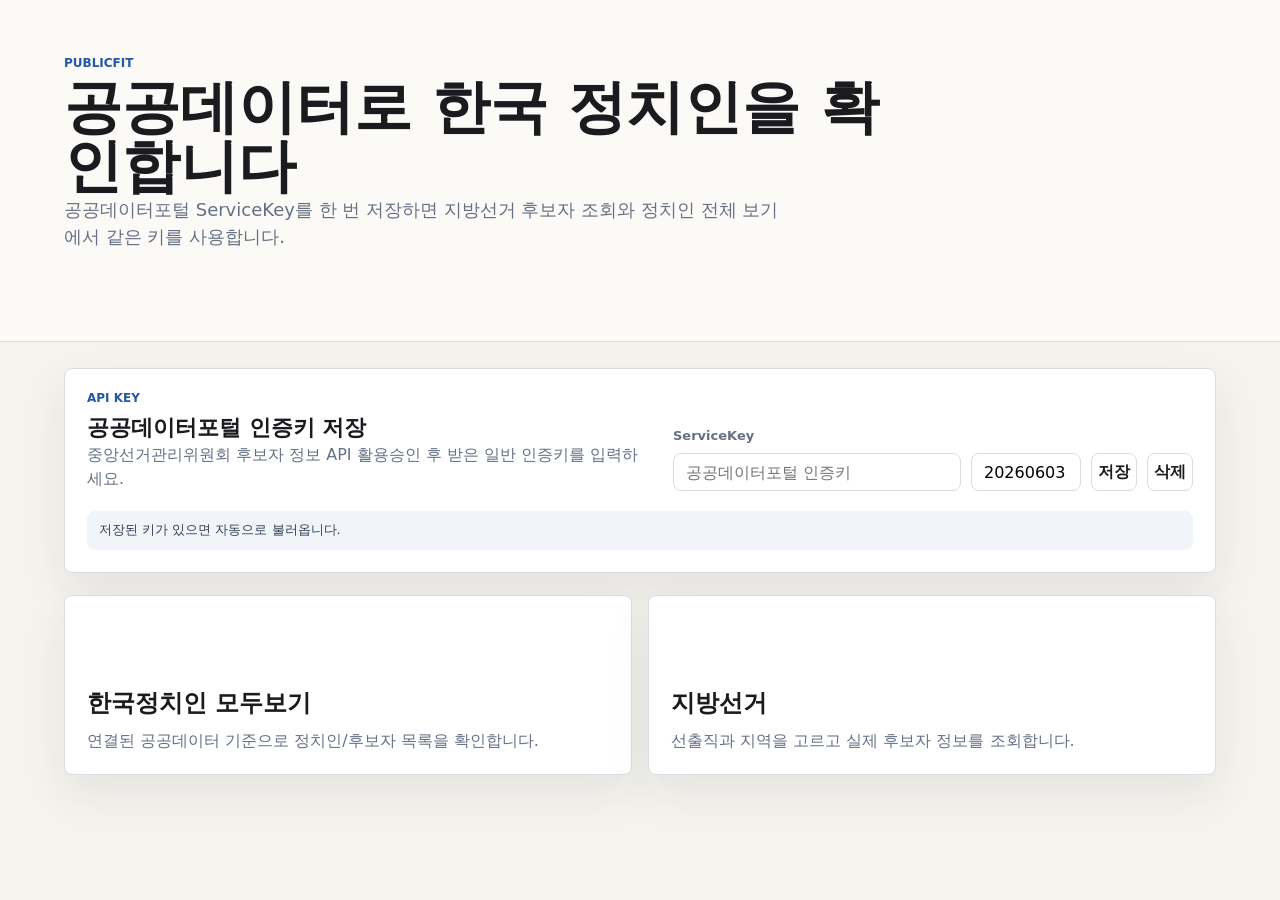
<file: index.html>
<!doctype html>
<html lang="ko">
  <head>
    <meta charset="UTF-8" />
    <meta name="viewport" content="width=device-width, initial-scale=1.0" />
    <title>PublicFit | Home</title>
    <link rel="stylesheet" href="./styles.css" />
  </head>
  <body>
    <header class="home-hero">
      <p class="eyebrow">PublicFit</p>
      <h1>공공데이터로 한국 정치인을 확인합니다</h1>
      <p>
        공공데이터포털 ServiceKey를 한 번 저장하면 지방선거 후보자 조회와 정치인 전체 보기에서 같은 키를 사용합니다.
      </p>
    </header>

    <main>
      <section class="api-panel home-api" aria-labelledby="home-api-title">
        <div>
          <p class="eyebrow">API key</p>
          <h2 id="home-api-title">공공데이터포털 인증키 저장</h2>
          <p class="api-copy">중앙선거관리위원회 후보자 정보 API 활용승인 후 받은 일반 인증키를 입력하세요.</p>
        </div>
        <div class="api-controls">
          <label for="apiKey">ServiceKey</label>
          <input id="apiKey" type="password" placeholder="공공데이터포털 인증키" autocomplete="off" />
          <input id="sgIdInput" type="text" value="20260603" aria-label="선거ID" />
          <button class="ghost-button" id="saveKey" type="button">저장</button>
          <button class="ghost-button" id="clearKey" type="button">삭제</button>
        </div>
        <div class="api-status" id="apiStatus">저장된 키가 있으면 자동으로 불러옵니다.</div>
      </section>

      <section class="home-actions" aria-label="Primary navigation">
        <a class="home-button" href="./politicians.html">
          <strong>한국정치인 모두보기</strong>
          <span>연결된 공공데이터 기준으로 정치인/후보자 목록을 확인합니다.</span>
        </a>
        <a class="home-button" href="./local-election.html">
          <strong>지방선거</strong>
          <span>선출직과 지역을 고르고 실제 후보자 정보를 조회합니다.</span>
        </a>
      </section>
    </main>

    <script src="./home.js"></script>
  </body>
</html>
</file>
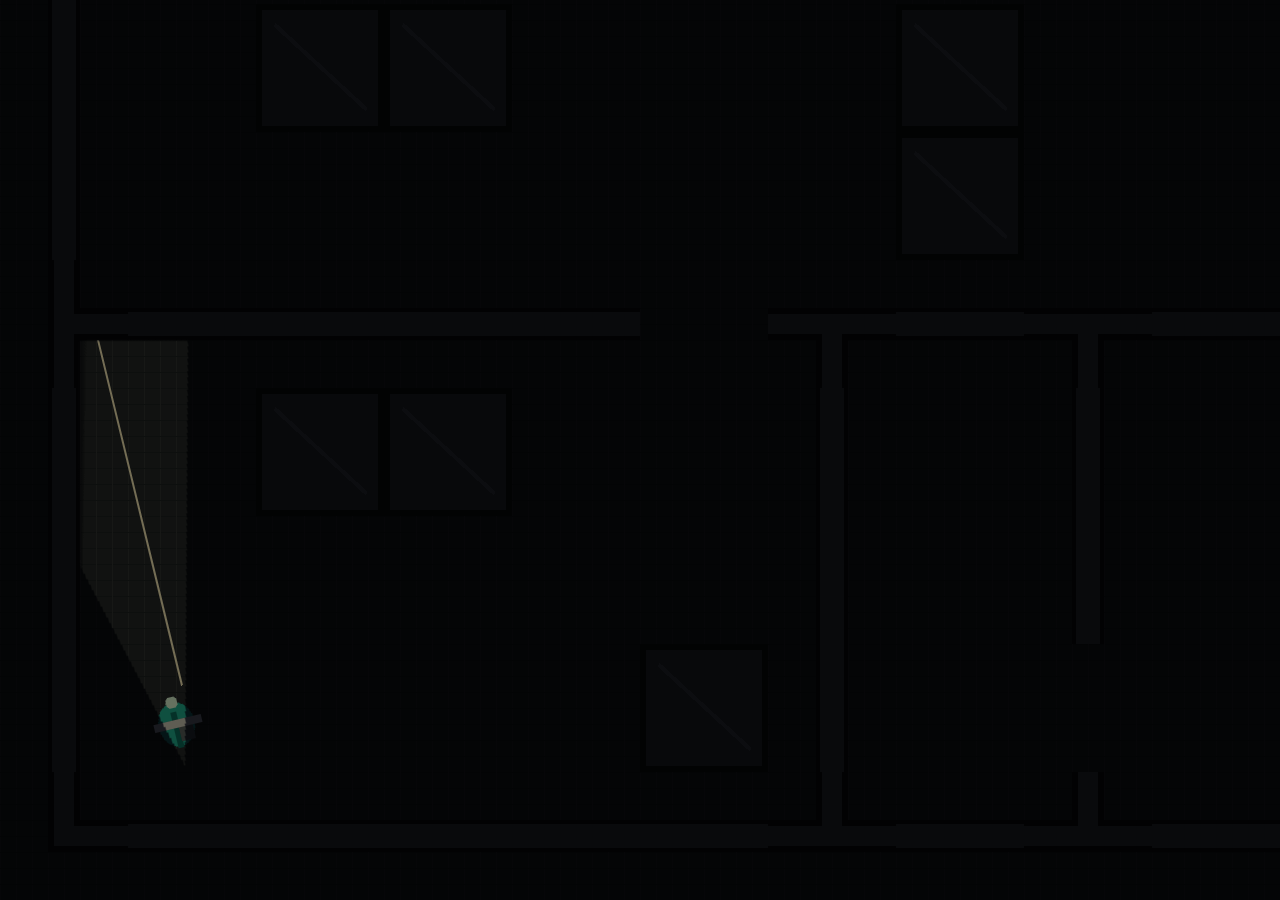
<file: bullet-noir-v1.1/index.html>
<!DOCTYPE html>
<html xmlns='http://www.w3.org/1999/xhtml' lang='' xml:lang=''>
<head>
	<meta charset='utf-8' />
	<meta name='viewport' content='width=device-width, user-scalable=no' />
	<title>TopDownShooter</title>
	<style type='text/css'>

		body {
			touch-action: none;
			margin: 0;
			border: 0 none;
			padding: 0;
			width: 100vw;
			height: 100vh;
			height: 100dvh;
			overflow: hidden;
			text-align: center;
			background-color: black;
			display: flex;
			justify-content: center;
			align-items: center;
		}

		#canvas {
			display: block;
			margin: 0;
			color: white;
			width: 100vw;
			height: 100vh;
			height: 100dvh;
			max-width: 100vw;
			max-height: 100vh;
			max-height: 100dvh;
		}

		#canvas:focus {
			outline: none;
		}

		.godot {
			font-family: 'Noto Sans', 'Droid Sans', Arial, sans-serif;
			color: #e0e0e0;
			background-color: #3b3943;
			background-image: linear-gradient(to bottom, #403e48, #35333c);
			border: 1px solid #45434e;
			box-shadow: 0 0 1px 1px #2f2d35;
		}


		/* Status display
		 * ============== */

		#status {
			position: absolute;
			left: 0;
			top: 0;
			right: 0;
			bottom: 0;
			display: flex;
			justify-content: center;
			align-items: center;
			/* don't consume click events - make children visible explicitly */
			visibility: hidden;
		}

		#status-progress {
			width: 366px;
			height: 7px;
			background-color: #38363A;
			border: 1px solid #444246;
			padding: 1px;
			box-shadow: 0 0 2px 1px #1B1C22;
			border-radius: 2px;
			visibility: visible;
		}

		@media only screen and (orientation:portrait) {
			#status-progress {
				width: 61.8%;
			}
		}

		#status-progress-inner {
			height: 100%;
			width: 0;
			box-sizing: border-box;
			transition: width 0.5s linear;
			background-color: #202020;
			border: 1px solid #222223;
			box-shadow: 0 0 1px 1px #27282E;
			border-radius: 3px;
		}

		#status-indeterminate {
			height: 42px;
			visibility: visible;
			position: relative;
		}

		#status-indeterminate > div {
			width: 4.5px;
			height: 0;
			border-style: solid;
			border-width: 9px 3px 0 3px;
			border-color: #2b2b2b transparent transparent transparent;
			transform-origin: center 21px;
			position: absolute;
		}

		#status-indeterminate > div:nth-child(1) { transform: rotate( 22.5deg); }
		#status-indeterminate > div:nth-child(2) { transform: rotate( 67.5deg); }
		#status-indeterminate > div:nth-child(3) { transform: rotate(112.5deg); }
		#status-indeterminate > div:nth-child(4) { transform: rotate(157.5deg); }
		#status-indeterminate > div:nth-child(5) { transform: rotate(202.5deg); }
		#status-indeterminate > div:nth-child(6) { transform: rotate(247.5deg); }
		#status-indeterminate > div:nth-child(7) { transform: rotate(292.5deg); }
		#status-indeterminate > div:nth-child(8) { transform: rotate(337.5deg); }

		#status-notice {
			margin: 0 100px;
			line-height: 1.3;
			visibility: visible;
			padding: 4px 6px;
			visibility: visible;
		}
	</style>
<link id='-gd-engine-icon' rel='icon' type='image/png' href='index.icon.png' />
<link rel='apple-touch-icon' href='index.apple-touch-icon.png'/>

</head>
<body>
	<canvas id='canvas' tabindex='0'>
		HTML5 canvas appears to be unsupported in the current browser.<br />
		Please try updating or use a different browser.
	</canvas>
	<div id='status'>
		<div id='status-progress' style='display: none;' oncontextmenu='event.preventDefault();'><div id ='status-progress-inner'></div></div>
		<div id='status-indeterminate' style='display: none;' oncontextmenu='event.preventDefault();'>
			<div></div>
			<div></div>
			<div></div>
			<div></div>
			<div></div>
			<div></div>
			<div></div>
			<div></div>
		</div>
		<div id='status-notice' class='godot' style='display: none;'></div>
	</div>

	<script type='text/javascript' src='index.js'></script>
	<script type='text/javascript'>//<![CDATA[

		const GODOT_CONFIG = {"args":[],"canvasResizePolicy":2,"executable":"index","experimentalVK":false,"fileSizes":{"index.pck":105824,"index.wasm":13790961},"focusCanvas":true,"gdnativeLibs":[]};
		var engine = new Engine(GODOT_CONFIG);
		var canvas = document.getElementById('canvas');
		function focusGameCanvas() {
			canvas.focus({ preventScroll: true });
		}
		window.addEventListener('load', focusGameCanvas);
		window.addEventListener('pointerdown', focusGameCanvas);
		window.addEventListener('keydown', focusGameCanvas);

		(function() {
			const INDETERMINATE_STATUS_STEP_MS = 100;
			var statusProgress = document.getElementById('status-progress');
			var statusProgressInner = document.getElementById('status-progress-inner');
			var statusIndeterminate = document.getElementById('status-indeterminate');
			var statusNotice = document.getElementById('status-notice');

			var initializing = true;
			var statusMode = 'hidden';

			var animationCallbacks = [];
			function animate(time) {
				animationCallbacks.forEach(callback => callback(time));
				requestAnimationFrame(animate);
			}
			requestAnimationFrame(animate);

			function setStatusMode(mode) {

				if (statusMode === mode || !initializing)
					return;
				[statusProgress, statusIndeterminate, statusNotice].forEach(elem => {
					elem.style.display = 'none';
				});
				animationCallbacks = animationCallbacks.filter(function(value) {
					return (value != animateStatusIndeterminate);
				});
				switch (mode) {
					case 'progress':
						statusProgress.style.display = 'block';
						break;
					case 'indeterminate':
						statusIndeterminate.style.display = 'block';
						animationCallbacks.push(animateStatusIndeterminate);
						break;
					case 'notice':
						statusNotice.style.display = 'block';
						break;
					case 'hidden':
						break;
					default:
						throw new Error('Invalid status mode');
				}
				statusMode = mode;
			}

			function animateStatusIndeterminate(ms) {
				var i = Math.floor(ms / INDETERMINATE_STATUS_STEP_MS % 8);
				if (statusIndeterminate.children[i].style.borderTopColor == '') {
					Array.prototype.slice.call(statusIndeterminate.children).forEach(child => {
						child.style.borderTopColor = '';
					});
					statusIndeterminate.children[i].style.borderTopColor = '#dfdfdf';
				}
			}

			function setStatusNotice(text) {
				while (statusNotice.lastChild) {
					statusNotice.removeChild(statusNotice.lastChild);
				}
				var lines = text.split('\n');
				lines.forEach((line) => {
					statusNotice.appendChild(document.createTextNode(line));
					statusNotice.appendChild(document.createElement('br'));
				});
			};

			function displayFailureNotice(err) {
				var msg = err.message || err;
				console.error(msg);
				setStatusNotice(msg);
				setStatusMode('notice');
				initializing = false;
			};

			if (!Engine.isWebGLAvailable()) {
				displayFailureNotice('WebGL not available');
			} else {
				setStatusMode('indeterminate');
				engine.startGame({
					'onProgress': function (current, total) {
						if (total > 0) {
							statusProgressInner.style.width = current/total * 100 + '%';
							setStatusMode('progress');
							if (current === total) {
								// wait for progress bar animation
								setTimeout(() => {
									setStatusMode('indeterminate');
								}, 500);
							}
						} else {
							setStatusMode('indeterminate');
						}
					},
				}).then(() => {
					setStatusMode('hidden');
					initializing = false;
				}, displayFailureNotice);
			}
		})();
	//]]></script>
</body>
</html>
</file>
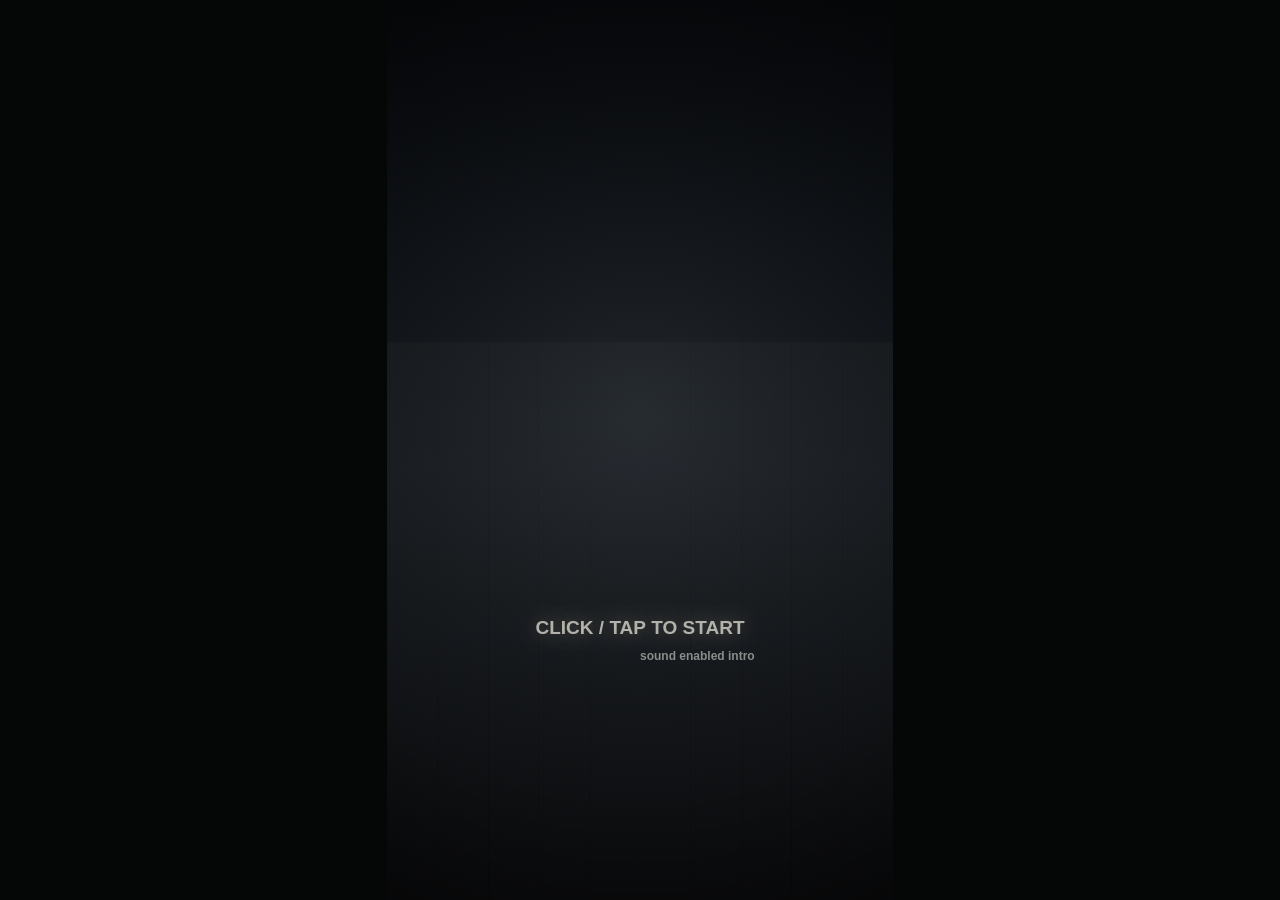
<file: bullet-noir-v2.2/index.html>
<!doctype html>
<html lang="en">
<head>
  <meta charset="utf-8">
  <meta http-equiv="Cache-Control" content="no-store, max-age=0">
  <meta http-equiv="Pragma" content="no-cache">
  <meta http-equiv="Expires" content="0">
  <meta name="viewport" content="width=device-width, initial-scale=1, maximum-scale=1, user-scalable=no">
  <title>SANG SUB</title>
  <style>
    html, body {
      margin: 0;
      width: 100%;
      height: 100%;
      overflow: hidden;
      background: #050706;
      color: #e8e3d6;
      font-family: Arial, sans-serif;
    }

    body {
      display: flex;
      align-items: center;
      justify-content: center;
    }

    canvas {
      display: block;
      width: min(100vw, 56.25vh);
      height: 100vh;
      background: #18270f;
      cursor: crosshair;
    }

    #loading {
      position: fixed;
      left: 16px;
      bottom: 14px;
      color: #d8d1bf;
      font-size: 13px;
      text-shadow: 0 1px 2px #000;
      pointer-events: none;
    }
  </style>
</head>
<body>
  <canvas id="game"></canvas>
  <div id="loading">Loading SANG SUB...</div>

  <script>
    const canvas = document.getElementById("game");
    const ctx = canvas.getContext("2d");
    const loading = document.getElementById("loading");

    const assetList = {
      player: "gfx/player.png",
      enemy: "gfx/enemy_1/0.png",
      enemy2: "gfx/enemy_1/6.png",
      bullet: "gfx/bullet.png",
      bomb: "gfx/bomb.png",
      grass: "gfx/grass.png",
      gun: "gfx/gun.png",
      flashlight: "gfx/flashlight.png",
      light: "gfx/light.png",
      lightSmall: "gfx/light_small.png",
      shotLight: "gfx/shot_light.png",
      tree: "gfx/tree_base.png",
      rock: "gfx/rock_1.png",
      crate: "gfx/crate.png",
      logo: "gfx/menu/kobuge_logo.png",
      bg: "gfx/menu/bg_art.png",
      healthFull: "gfx/healthbar_full.png",
      healthEmpty: "gfx/healthbar_empty.png",
      staminaFull: "gfx/staminabar_full.png",
      staminaEmpty: "gfx/staminabar_empty.png"
    };

    const assets = {};
    const keys = new Set();
    const mouse = { x: 0, y: 0, down: false, right: false };
    let width = 0;
    let height = 0;
    let scale = 1;
    let state = "intro";
    let last = performance.now();
    let introTimer = 0;
    let introStarted = false;
    let introSoundStarted = false;
    let shootCooldown = 0;
    let bombCooldown = 0;
    let spawnTimer = 0;
    let wave = 1;
    let kills = 0;
    let shake = 0;
    let gameOverTimer = 0;
    let aimRay = null;
    let cameraMode = 2;
    let usingCustomMap = false;
    let idleRaidTimer = 0;
    let idleRaidCooldown = 0;
    let lastIdleX = 0;
    let lastIdleY = 0;
    let specialForcesEnabled = false;
    let idleRaidWarned = false;
    let raidWarningActive = false;
    let raidWarningPulse = 0;
    let voiceRecognition = null;
    let voiceRecognitionStarted = false;
    let voiceCommandStatus = "";
    let voiceCommandStatusTimer = 0;
    let voiceCommandFlash = 0;
    let raidAlarmTimer = 0;
    let coopPanel = null;
    let coopSendTimer = 0;
    const coop = {
      pc: null,
      channel: null,
      role: "",
      status: "OFFLINE",
      remote: null,
      connected: false
    };
    window.coop = coop;
    const isMobile = detectMobileDevice();
    const mobileControls = {
      moveId: null,
      aimId: null,
      moveX: 0,
      moveY: 0,
      knobX: 0,
      knobY: 0,
      aimKnobX: 0,
      aimKnobY: 0,
      aimX: 0,
      aimY: 0,
      aimScreenX: 0,
      aimScreenY: 0,
      aimTouchX: 0,
      aimTouchY: 0,
      shoot: false,
      dodge: false,
      weaponTouchId: null,
      weaponTouchX: 0,
      weaponTouchY: 0,
      weaponDragX: 0,
      weaponReady: false
    };
    let audioReady = false;
    let audioCtx = null;
    let noirGain = null;
    let noirPulseTimer = null;
    const audioBuffers = {};
    const noiseBuffers = {};
    const audioSampleSources = {
      playerGun: "audio/samples/gun1.wav",
      enemyGun: "audio/samples/gun2.wav",
      flamer: "audio/samples/bomb.wav",
      death: "audio/samples/enemy_die_1.wav"
    };
    const sfx = {};

    const world = { w: 2200, h: 1600 };
    const camera = { x: 0, y: 0, zoom: 1 };
    const mapTool = {
      tool: "wall",
      grid: 42,
      dragStart: null,
      preview: null,
      status: "Local map editor",
      statusTime: 0
    };
    const player = {
      x: 330,
      y: 500,
      r: 24,
      collisionR: 15,
      hp: 100,
      stamina: 100,
      angle: 0,
      targetAngle: 0,
      moveX: 0,
      moveY: 0,
      isMoving: false,
      invuln: 0,
      dodge: 0
    };
    const bullets = [];
    const bombs = [];
    const tracers = [];
    const enemyTracers = [];
    const flameBursts = [];
    const iceStorms = [];
    const enemies = [];
    const particles = [];
    const dashBursts = [];
    const flashes = [];
    const killLights = [];
    const blastLights = [];
    const fizzles = [];
    const corpses = [];
    const deathTexts = [];
    const speechBubbles = [];
    const pickups = [];
    const props = [];
    const walls = [];
    const doors = [];
    const fixtures = [];
    let fixtureBoost = 0;
    const weaponNames = { rifle: "RIFLE", bomb: "BOMB", flamer: "FLAMER", ice: "ICE", barricade: "BARR" };
    let itemDropMode = true;
    let modeVoiceSelect = false;
    let selectedWeapon = "rifle";
    let rifleAmmo = 60;
    let rifleReload = 0;
    let bombCount = 1;
    let flameAmmo = 0;
    let iceAmmo = 0;
    let barricadeCount = 0;
    let dashCharges = 3;
    let dashRecharge = 0;
    const lightCanvas = document.createElement("canvas");
    const lightCtx = lightCanvas.getContext("2d");

    function resize() {
      const dpr = Math.min(window.devicePixelRatio || 1, 2);
      const rect = canvas.getBoundingClientRect();
      const cssWidth = Math.max(1, Math.round(rect.width));
      const cssHeight = Math.max(1, Math.round(rect.height));
      width = Math.floor(cssWidth * dpr);
      height = Math.floor(cssHeight * dpr);
      scale = dpr;
      canvas.width = width;
      canvas.height = height;
      lightCanvas.width = width;
      lightCanvas.height = height;
      ctx.setTransform(dpr, 0, 0, dpr, 0, 0);
      width = cssWidth;
      height = cssHeight;
    }

    window.addEventListener("resize", resize);
    window.addEventListener("keydown", (event) => {
      keys.add(event.code);
      startVoiceCommands();
      if (["Space", "KeyW", "KeyA", "KeyS", "KeyD", "ArrowUp", "ArrowLeft", "ArrowDown", "ArrowRight"].includes(event.code)) {
        event.preventDefault();
      }
      if (state === "maptool") {
        handleMapToolKey(event);
        return;
      }
      if (state === "intro" && (event.code === "Enter" || event.code === "Space")) {
        event.preventDefault();
        startIntroSequence();
        return;
      }
      if (event.code === "Enter" && state === "menu") startGame();
      if (event.code === "Escape" && state === "play") goMainMenu();
      if (event.code === "KeyE" && state === "play") cycleWeapon();
      if (event.code === "Digit1") cameraMode = 1;
      if (event.code === "Digit2") cameraMode = 2;
    });
    window.addEventListener("keyup", (event) => keys.delete(event.code));
    window.addEventListener("mousemove", (event) => {
      const rect = canvas.getBoundingClientRect();
      mouse.x = event.clientX - rect.left;
      mouse.y = event.clientY - rect.top;
      if (state === "maptool") updateMapToolPreview();
    });
    window.addEventListener("mousedown", (event) => {
      const rect = canvas.getBoundingClientRect();
      mouse.x = event.clientX - rect.left;
      mouse.y = event.clientY - rect.top;
      ensureAudio();
      startVoiceCommands();
      if (state === "intro") {
        startIntroSequence();
        return;
      }
      if (state === "menu" && handleMenuClick(mouse.x, mouse.y)) return;
      if (state === "maptool") {
        handleMapToolMouseDown(event);
        return;
      }
      if (state === "play" && handleGameMenuButtonClick(mouse.x, mouse.y)) return;
      if (state === "play" && handleSpecialForcesToggleClick(mouse.x, mouse.y)) return;
      if (state === "play" && handleCoopButtonClick(mouse.x, mouse.y)) return;
      if (handleCameraButtonClick(mouse.x, mouse.y)) return;
      if (event.button === 2) mouse.right = true;
      else mouse.down = true;
      if (state === "menu" || state === "dead") startGame();
    });
    window.addEventListener("mouseup", (event) => {
      if (state === "maptool") {
        handleMapToolMouseUp(event);
        return;
      }
      if (event.button === 2) mouse.right = false;
      else mouse.down = false;
    });
    window.addEventListener("contextmenu", (event) => event.preventDefault());
    window.addEventListener("touchstart", handleTouchStart, { passive: false });
    window.addEventListener("touchmove", handleTouchMove, { passive: false });
    window.addEventListener("touchend", handleTouchEnd, { passive: false });
    window.addEventListener("touchcancel", handleTouchEnd, { passive: false });

    function loadImage(src) {
      return new Promise((resolve) => {
        const image = new Image();
        image.onload = () => resolve(image);
        image.onerror = () => {
          console.warn("Failed to load", src);
          resolve(null);
        };
        image.src = src;
      });
    }

    async function loadAssets() {
      const entries = Object.entries(assetList);
      let done = 0;
      for (const [name, src] of entries) {
        assets[name] = await loadImage(src);
        done++;
        loading.textContent = "Loading SANG SUB... " + done + "/" + entries.length;
      }
      loading.style.display = "none";
    }

    function ensureAudio() {
      if (audioReady) {
        if (!noirGain) startNoirBgm();
        unlockAudio();
        return;
      }
      audioReady = true;
      try {
        sfx.playerGun = makeAudio(audioSampleSources.playerGun, 0.28);
        sfx.enemyGun = makeAudio(audioSampleSources.enemyGun, 0.2);
        sfx.flamer = makeAudio(audioSampleSources.flamer, 0.08);
        sfx.death = makeAudio(audioSampleSources.death, 0.18);
      } catch (error) {
        console.warn("Audio init failed", error);
      }
      startNoirBgm();
      loadAudioBuffers();
      unlockAudio();
    }

    function startVoiceCommands() {
      if (voiceRecognitionStarted) return;
      const SpeechRecognition = window.SpeechRecognition || window.webkitSpeechRecognition;
      if (!SpeechRecognition) {
        voiceCommandStatus = "VOICE COMMANDS UNSUPPORTED";
        voiceCommandStatusTimer = 2.2;
        voiceRecognitionStarted = true;
        return;
      }
      voiceRecognitionStarted = true;
      try {
        voiceRecognition = new SpeechRecognition();
        voiceRecognition.lang = "ko-KR";
        voiceRecognition.continuous = true;
        voiceRecognition.interimResults = true;
        voiceRecognition.onresult = (event) => {
          for (let i = event.resultIndex; i < event.results.length; i++) {
            const result = event.results[i];
            if (!result || !result[0]) continue;
            const transcript = result[0].transcript || "";
            if (!handleVoiceCommand(transcript) && transcript.trim() && state === "play") {
              voiceCommandStatus = "HEARD " + transcript.trim().slice(0, 14);
              voiceCommandStatusTimer = 1.5;
            }
          }
        };
        voiceRecognition.onerror = () => {
          voiceCommandStatus = "VOICE COMMAND PAUSED";
          voiceCommandStatusTimer = 1.6;
          voiceRecognitionStarted = false;
        };
        voiceRecognition.onend = () => {
          voiceRecognitionStarted = false;
        };
        voiceRecognition.start();
        voiceCommandStatus = "VOICE COMMAND READY";
        voiceCommandStatusTimer = 2.2;
      } catch (error) {
        voiceCommandStatus = "VOICE COMMAND BLOCKED";
        voiceCommandStatusTimer = 2.2;
        voiceRecognitionStarted = false;
      }
    }

    function handleVoiceCommand(rawText) {
      if (state !== "play") {
        if (rawText && String(rawText).trim()) {
          voiceCommandStatus = "VOICE WAITING";
          voiceCommandStatusTimer = 1.2;
        }
        return false;
      }
      const command = String(rawText || "")
        .toLowerCase()
        .replace(/\s+/g, "")
        .replace(/[.,!?~]/g, "");
      if (!command) return false;
      if (command.includes("\ubaa8\ub4dc") || command.includes("mode")) {
        modeVoiceSelect = true;
        voiceCommandStatus = "MODE: ITEM / NORMAL";
        voiceCommandStatusTimer = 3.2;
        acknowledgeVoiceCommand();
        return true;
      }
      if (modeVoiceSelect && (command.includes("\uc544\uc774\ud15c") || command.includes("item"))) {
        itemDropMode = true;
        modeVoiceSelect = false;
        voiceCommandStatus = "ITEM MODE";
        voiceCommandStatusTimer = 2.4;
        acknowledgeVoiceCommand();
        return true;
      }
      if (modeVoiceSelect && (command.includes("\ub178\uba40") || command.includes("normal"))) {
        itemDropMode = false;
        modeVoiceSelect = false;
        voiceCommandStatus = "NORMAL MODE";
        voiceCommandStatusTimer = 2.4;
        acknowledgeVoiceCommand();
        return true;
      }
      const specialOn = "\uc2a4\ud398\uc15c\uc628";
      const specialOnAlt = "\uc2a4\ud328\uc15c\uc628";
      const specialOne = "\uc2a4\ud398\uc15c\uc6d0";
      const specialUn = "\uc2a4\ud398\uc15c\uc5b8";
      const specialTurnOn = "\uc2a4\ud398\uc15c\ucf1c";
      const specialOff = "\uc2a4\ud398\uc15c\uc624\ud504";
      const specialOffAlt = "\uc2a4\ud328\uc15c\uc624\ud504";
      const specialOf = "\uc2a4\ud398\uc15c\uc624\ube0c";
      const specialTurnOff = "\uc2a4\ud398\uc15c\uaebc";
      const saysSpecial = command.includes("\uc2a4\ud398\uc15c") || command.includes("\uc2a4\ud328\uc15c") || command.includes("special");
      const saysOn = command.includes("\uc628") || command.includes("\uc6d0") || command.includes("\uc5b8") || command.includes("\ucf1c") || command.includes("on") || command.includes("one");
      const saysOff = command.includes("\uc624\ud504") || command.includes("\uc624\ube0c") || command.includes("\uaebc") || command.includes("off");
      if (command.includes(specialOn) || command.includes(specialOnAlt) || command.includes(specialOne) || command.includes(specialUn) || command.includes(specialTurnOn) || command.includes("specialon") || (saysSpecial && saysOn && !saysOff)) {
        setSpecialForcesEnabled(true, "SPECIAL ON", true);
        return true;
      }
      if (command.includes(specialOff) || command.includes(specialOffAlt) || command.includes(specialOf) || command.includes(specialTurnOff) || command.includes("specialoff") || (saysSpecial && saysOff)) {
        setSpecialForcesEnabled(false, "SPECIAL OFF", true);
        return true;
      }
      return false;
    }

    function setSpecialForcesEnabled(enabled, statusText = "", fromVoice = false) {
      specialForcesEnabled = enabled;
      idleRaidTimer = 0;
      idleRaidWarned = false;
      raidWarningActive = false;
      lastIdleX = player.x;
      lastIdleY = player.y;
      if (statusText) {
        voiceCommandStatus = statusText;
        voiceCommandStatusTimer = 2.4;
      }
      if (fromVoice) acknowledgeVoiceCommand();
    }

    function acknowledgeVoiceCommand() {
      voiceCommandFlash = 0.42;
      playRogerThatSound();
    }

    function playRogerThatSound() {
      ensureAudio();
      if (!audioCtx) return;
      if (audioCtx.state === "suspended" && audioCtx.resume) {
        audioCtx.resume().then(playRogerThatSound).catch(() => {});
        return;
      }
      try {
        const now = audioCtx.currentTime;
        const master = audioCtx.createGain();
        master.gain.setValueAtTime(0.0001, now);
        master.gain.exponentialRampToValueAtTime(0.24, now + 0.035);
        master.gain.exponentialRampToValueAtTime(0.0001, now + 0.66);
        master.connect(audioCtx.destination);

        const syllables = [
          { t: 0.00, f: 118, e: 82, d: 0.18 },
          { t: 0.19, f: 132, e: 74, d: 0.16 },
          { t: 0.37, f: 104, e: 58, d: 0.22 }
        ];
        for (const s of syllables) {
          const osc = audioCtx.createOscillator();
          const gain = audioCtx.createGain();
          const filter = audioCtx.createBiquadFilter();
          osc.type = "sawtooth";
          filter.type = "lowpass";
          filter.frequency.setValueAtTime(620, now + s.t);
          filter.Q.setValueAtTime(4.2, now + s.t);
          osc.frequency.setValueAtTime(s.f, now + s.t);
          osc.frequency.linearRampToValueAtTime(s.e, now + s.t + s.d);
          gain.gain.setValueAtTime(0.0001, now + s.t);
          gain.gain.exponentialRampToValueAtTime(0.42, now + s.t + 0.025);
          gain.gain.exponentialRampToValueAtTime(0.0001, now + s.t + s.d);
          osc.connect(filter);
          filter.connect(gain);
          gain.connect(master);
          osc.start(now + s.t);
          osc.stop(now + s.t + s.d + 0.02);
        }
        playNoiseLayer({ duration: 0.08, volume: 0.055, type: "bandpass", frequency: 210, q: 0.8, start: 0.02 });
      } catch (error) {}
    }

    function detectMobileDevice() {
      try {
        const params = new URLSearchParams(window.location.search || "");
        if (params.get("mobile") === "1") return true;
        if (params.get("mobile") === "0") return false;
      } catch (error) {}
      const touchPoints = navigator.maxTouchPoints || navigator.msMaxTouchPoints || 0;
      if (touchPoints <= 0) return false;
      const ua = navigator.userAgent || "";
      const mobileUa = /Android|iPhone|iPad|iPod|Mobile|Windows Phone/i.test(ua);
      const compactTouch = Math.min(window.innerWidth || 9999, window.innerHeight || 9999) <= 820;
      const coarse = !window.matchMedia || window.matchMedia("(hover: none) and (pointer: coarse)").matches;
      return mobileUa && compactTouch && coarse;
    }

    function makeAudio(src, volume) {
      const audio = new Audio(src);
      audio.preload = "auto";
      audio.volume = volume;
      return audio;
    }

    function playSfx(name, rate = 1) {
      unlockAudio();
      if (isMobile && playProceduralSfx(name, rate)) return;
      const sound = sfx[name];
      if (playBufferSfx(name, rate)) return;
      if (!sound) return;
      try {
        const clone = sound.cloneNode();
        clone.volume = sound.volume;
        clone.playbackRate = rate;
        clone.play().catch(() => {});
      } catch (error) {
        // Sound is optional; gameplay should never fail because of audio.
      }
    }

    function loadAudioBuffers() {
      if (!audioCtx || !window.fetch) return;
      for (const [name, src] of Object.entries(audioSampleSources)) {
        if (audioBuffers[name] || audioBuffers[name + "Loading"]) continue;
        audioBuffers[name + "Loading"] = true;
        fetch(src)
          .then((response) => response.arrayBuffer())
          .then((data) => audioCtx.decodeAudioData(data))
          .then((buffer) => {
            audioBuffers[name] = buffer;
          })
          .catch(() => {
            audioBuffers[name + "Failed"] = true;
          });
      }
    }

    function playBufferSfx(name, rate = 1) {
      try {
        const buffer = audioBuffers[name];
        if (!audioCtx || !buffer || audioCtx.state === "suspended") return false;
        const source = audioCtx.createBufferSource();
        const gain = audioCtx.createGain();
        source.buffer = buffer;
        source.playbackRate.value = rate;
        const volume = name === "playerGun" ? 0.32 : name === "enemyGun" ? 0.24 : name === "death" ? 0.22 : 0.14;
        gain.gain.setValueAtTime(volume, audioCtx.currentTime);
        source.connect(gain);
        gain.connect(audioCtx.destination);
        source.start(audioCtx.currentTime);
        return true;
      } catch (error) {
        return false;
      }
    }

    function getNoiseBuffer(duration = 0.25) {
      if (!audioCtx) return null;
      const key = Math.round(duration * 1000);
      if (noiseBuffers[key]) return noiseBuffers[key];
      const length = Math.max(1, Math.floor(audioCtx.sampleRate * duration));
      const buffer = audioCtx.createBuffer(1, length, audioCtx.sampleRate);
      const data = buffer.getChannelData(0);
      let last = 0;
      for (let i = 0; i < length; i++) {
        const white = Math.random() * 2 - 1;
        last = last * 0.72 + white * 0.28;
        data[i] = last;
      }
      noiseBuffers[key] = buffer;
      return buffer;
    }

    function playNoiseLayer({ duration, volume, type = "bandpass", frequency = 900, q = 1.4, start = 0, end = 0.0001 }) {
      if (!audioCtx) return;
      const now = audioCtx.currentTime;
      const source = audioCtx.createBufferSource();
      const filter = audioCtx.createBiquadFilter();
      const gain = audioCtx.createGain();
      source.buffer = getNoiseBuffer(duration);
      filter.type = type;
      filter.frequency.setValueAtTime(frequency, now);
      filter.Q.setValueAtTime(q, now);
      gain.gain.setValueAtTime(0.0001, now);
      gain.gain.exponentialRampToValueAtTime(volume, now + 0.006);
      gain.gain.exponentialRampToValueAtTime(Math.max(0.0001, end), now + duration);
      source.connect(filter);
      filter.connect(gain);
      gain.connect(audioCtx.destination);
      source.start(now + start);
      source.stop(now + start + duration);
    }

    function playToneLayer({ type = "sine", startFreq, endFreq, duration, volume, delay = 0 }) {
      if (!audioCtx) return;
      const now = audioCtx.currentTime + delay;
      const osc = audioCtx.createOscillator();
      const gain = audioCtx.createGain();
      osc.type = type;
      osc.frequency.setValueAtTime(startFreq, now);
      osc.frequency.exponentialRampToValueAtTime(Math.max(20, endFreq), now + duration);
      gain.gain.setValueAtTime(0.0001, now);
      gain.gain.exponentialRampToValueAtTime(volume, now + 0.01);
      gain.gain.exponentialRampToValueAtTime(0.0001, now + duration);
      osc.connect(gain);
      gain.connect(audioCtx.destination);
      osc.start(now);
      osc.stop(now + duration + 0.02);
    }

    function playProceduralSfx(name, rate = 1) {
      try {
        if (!audioCtx) return false;
        if (audioCtx.state === "suspended" && audioCtx.resume) {
          audioCtx.resume().then(() => playProceduralSfx(name, rate)).catch(() => {});
          return true;
        }
        if (name === "playerGun") {
          playNoiseLayer({ duration: 0.075, volume: 0.24, type: "bandpass", frequency: 1750 * rate, q: 0.9 });
          playNoiseLayer({ duration: 0.045, volume: 0.12, type: "highpass", frequency: 3200 * rate, q: 0.8 });
          playToneLayer({ type: "square", startFreq: 140 * rate, endFreq: 58 * rate, duration: 0.105, volume: 0.12 });
          return true;
        }
        if (name === "enemyGun") {
          playNoiseLayer({ duration: 0.09, volume: 0.18, type: "bandpass", frequency: 1250 * rate, q: 1 });
          playToneLayer({ type: "square", startFreq: 110 * rate, endFreq: 44 * rate, duration: 0.11, volume: 0.09 });
          return true;
        }
        if (name === "flamer") {
          playNoiseLayer({ duration: 0.34, volume: 0.2, type: "lowpass", frequency: 520, q: 0.7 });
          playToneLayer({ type: "sawtooth", startFreq: 92 * rate, endFreq: 35, duration: 0.28, volume: 0.09 });
          return true;
        }
        if (name === "death") {
          playNoiseLayer({ duration: 0.22, volume: 0.1, type: "bandpass", frequency: 520, q: 1.5 });
          playToneLayer({ type: "triangle", startFreq: 230 * rate, endFreq: 65, duration: 0.36, volume: 0.12 });
          return true;
        }
        return false;
      } catch (error) {
        return false;
      }
    }

    function afterAudioResume(callback) {
      try {
        if (!audioCtx) return;
        if (audioCtx.state === "suspended" && audioCtx.resume) {
          const resumed = audioCtx.resume();
          if (resumed && resumed.then) {
            resumed.then(callback).catch(() => {});
            return;
          }
        }
        callback();
      } catch (error) {}
    }

    function playSynthSfx(name, rate = 1) {
      try {
        if (!audioCtx) return;
        if (audioCtx.state === "suspended" && audioCtx.resume) {
          audioCtx.resume().then(() => playSynthSfx(name, rate)).catch(() => {});
          return;
        }
        const now = audioCtx.currentTime;
        const osc = audioCtx.createOscillator();
        const gain = audioCtx.createGain();
        let type = "square";
        let start = 420;
        let end = 110;
        let volume = 0.055;
        let duration = 0.1;
        if (name === "playerGun") {
          type = "sawtooth";
          start = 620;
          end = 165;
          volume = 0.055;
          duration = 0.085;
        } else if (name === "enemyGun") {
          start = 370;
          end = 125;
          volume = 0.048;
          duration = 0.11;
        } else if (name === "flamer") {
          type = "sawtooth";
          start = 115;
          end = 36;
          volume = 0.105;
          duration = 0.24;
        } else if (name === "death") {
          type = "triangle";
          start = 210;
          end = 62;
          volume = 0.085;
          duration = 0.28;
        }
        osc.type = type;
        osc.frequency.setValueAtTime(start * rate, now);
        osc.frequency.exponentialRampToValueAtTime(Math.max(20, end * rate), now + duration);
        gain.gain.setValueAtTime(0.0001, now);
        gain.gain.exponentialRampToValueAtTime(volume, now + 0.01);
        gain.gain.exponentialRampToValueAtTime(0.0001, now + duration);
        osc.connect(gain);
        gain.connect(audioCtx.destination);
        osc.start(now);
        osc.stop(now + duration + 0.02);
      } catch (error) {}
    }

    function unlockAudio() {
      try {
        if (audioCtx && audioCtx.state === "suspended" && audioCtx.resume) audioCtx.resume();
        if (audioCtx) {
          const osc = audioCtx.createOscillator();
          const gain = audioCtx.createGain();
          gain.gain.setValueAtTime(0.0001, audioCtx.currentTime);
          osc.connect(gain);
          gain.connect(audioCtx.destination);
          osc.start(audioCtx.currentTime);
          osc.stop(audioCtx.currentTime + 0.03);
        }
        for (const sound of Object.values(sfx)) {
          if (!sound || sound.__unlocked) continue;
          sound.__unlocked = true;
          const oldMuted = sound.muted;
          sound.muted = true;
          sound.currentTime = 0;
          const played = sound.play();
          if (played && played.then) {
            played.then(() => {
              sound.pause();
              sound.currentTime = 0;
              sound.muted = oldMuted;
            }).catch(() => {
              sound.muted = oldMuted;
              sound.__unlocked = false;
            });
          } else {
            sound.pause();
            sound.currentTime = 0;
            sound.muted = oldMuted;
          }
        }
      } catch (error) {}
    }

    function playRaidAlarm() {
      ensureAudio();
      if (!audioCtx) return;
      const osc = audioCtx.createOscillator();
      const gain = audioCtx.createGain();
      osc.type = "sawtooth";
      osc.frequency.setValueAtTime(720, audioCtx.currentTime);
      osc.frequency.exponentialRampToValueAtTime(420, audioCtx.currentTime + 0.22);
      gain.gain.setValueAtTime(0.0001, audioCtx.currentTime);
      gain.gain.exponentialRampToValueAtTime(0.055, audioCtx.currentTime + 0.025);
      gain.gain.exponentialRampToValueAtTime(0.0001, audioCtx.currentTime + 0.24);
      osc.connect(gain);
      gain.connect(audioCtx.destination);
      osc.start();
      osc.stop(audioCtx.currentTime + 0.26);
    }

    function playParkLogoSound() {
      const Ctx = window.AudioContext || window.webkitAudioContext;
      if (!audioCtx && Ctx) {
        audioCtx = new Ctx();
      }
      if (!audioCtx) return;
      if (audioCtx.state === "suspended" && audioCtx.resume) {
        audioCtx.resume().then(() => playParkLogoSound()).catch(() => {});
        return;
      }
      const now = audioCtx.currentTime;
      playSynthSfx("flamer", 1.85);
      const impacts = [0.52, 1.08, 1.64, 2.2];
      for (const [i, offset] of impacts.entries()) {
        const osc = audioCtx.createOscillator();
        const grind = audioCtx.createOscillator();
        const servo = audioCtx.createOscillator();
        const gain = audioCtx.createGain();
        const grindGain = audioCtx.createGain();
        const servoGain = audioCtx.createGain();
        osc.type = "sawtooth";
        grind.type = "square";
        servo.type = "triangle";
        osc.frequency.setValueAtTime(78 - i * 5, now + offset);
        osc.frequency.exponentialRampToValueAtTime(24, now + offset + 0.36);
        grind.frequency.setValueAtTime(360 + i * 42, now + offset);
        grind.frequency.exponentialRampToValueAtTime(74, now + offset + 0.2);
        servo.frequency.setValueAtTime(760 - i * 60, now + offset - 0.07);
        servo.frequency.exponentialRampToValueAtTime(190, now + offset + 0.1);
        gain.gain.setValueAtTime(0.0001, now + offset);
        gain.gain.exponentialRampToValueAtTime(0.26, now + offset + 0.008);
        gain.gain.exponentialRampToValueAtTime(0.0001, now + offset + 0.42);
        grindGain.gain.setValueAtTime(0.0001, now + offset);
        grindGain.gain.exponentialRampToValueAtTime(0.12, now + offset + 0.008);
        grindGain.gain.exponentialRampToValueAtTime(0.0001, now + offset + 0.24);
        servoGain.gain.setValueAtTime(0.0001, now + offset - 0.07);
        servoGain.gain.exponentialRampToValueAtTime(0.065, now + offset - 0.02);
        servoGain.gain.exponentialRampToValueAtTime(0.0001, now + offset + 0.14);
        osc.connect(gain);
        grind.connect(grindGain);
        servo.connect(servoGain);
        gain.connect(audioCtx.destination);
        grindGain.connect(audioCtx.destination);
        servoGain.connect(audioCtx.destination);
        osc.start(now + offset);
        grind.start(now + offset);
        servo.start(now + offset - 0.07);
        osc.stop(now + offset + 0.44);
        grind.stop(now + offset + 0.26);
        servo.stop(now + offset + 0.15);
      }
      playParkVoiceCue(now + 2.65);
    }

    function playParkVoiceCue(when) {
      try {
        if (window.speechSynthesis && window.SpeechSynthesisUtterance) {
          const utterance = new SpeechSynthesisUtterance("박가");
          utterance.lang = "ko-KR";
          utterance.rate = 0.82;
          utterance.pitch = 0.45;
          utterance.volume = 0.9;
          setTimeout(() => window.speechSynthesis.speak(utterance), Math.max(0, (when - audioCtx.currentTime) * 1000));
        }
      } catch (error) {}
      try {
        if (window.speechSynthesis && window.SpeechSynthesisUtterance) {
          setTimeout(() => {
            window.speechSynthesis.cancel();
            const utterance = new SpeechSynthesisUtterance("\ubc15\uac00");
            utterance.lang = "ko-KR";
            utterance.rate = 0.82;
            utterance.pitch = 0.45;
            utterance.volume = 1;
            window.speechSynthesis.speak(utterance);
          }, Math.max(0, (when - audioCtx.currentTime) * 1000));
        }
      } catch (error) {}
      const syllables = [0, 0.28];
      for (const [i, offset] of syllables.entries()) {
        const osc = audioCtx.createOscillator();
        const mod = audioCtx.createOscillator();
        const gain = audioCtx.createGain();
        const modGain = audioCtx.createGain();
        osc.type = "sawtooth";
        mod.type = "triangle";
        osc.frequency.setValueAtTime(i === 0 ? 142 : 118, when + offset);
        osc.frequency.exponentialRampToValueAtTime(i === 0 ? 82 : 74, when + offset + 0.18);
        mod.frequency.setValueAtTime(i === 0 ? 58 : 46, when + offset);
        gain.gain.setValueAtTime(0.0001, when + offset);
        gain.gain.exponentialRampToValueAtTime(0.11, when + offset + 0.025);
        gain.gain.exponentialRampToValueAtTime(0.0001, when + offset + 0.22);
        modGain.gain.value = 0.028;
        mod.connect(modGain);
        osc.connect(gain);
        gain.connect(audioCtx.destination);
        modGain.connect(audioCtx.destination);
        osc.start(when + offset);
        mod.start(when + offset);
        osc.stop(when + offset + 0.24);
        mod.stop(when + offset + 0.24);
      }
    }

    function startNoirBgm() {
      if (!audioCtx) {
        const Ctx = window.AudioContext || window.webkitAudioContext;
        if (!Ctx) return;
        audioCtx = new Ctx();
      }
      if (audioCtx.state === "suspended" && audioCtx.resume) {
        audioCtx.resume().then(() => startNoirBgm()).catch(() => {});
        return;
      }
      if (noirGain) {
        if (!noirPulseTimer) startNoirPulse();
        return;
      }
      noirGain = audioCtx.createGain();
      noirGain.gain.setValueAtTime(0.07, audioCtx.currentTime);
      noirGain.connect(audioCtx.destination);
      const notes = [55, 82.41, 110];
      for (const [i, freq] of notes.entries()) {
        const osc = audioCtx.createOscillator();
        const gain = audioCtx.createGain();
        osc.type = i === 0 ? "sine" : "triangle";
        osc.frequency.value = freq;
        gain.gain.value = i === 0 ? 0.56 : 0.18;
        osc.connect(gain);
        gain.connect(noirGain);
        osc.start();
      }
      startNoirPulse();
    }

    function startNoirPulse() {
      if (noirPulseTimer || !audioCtx) return;
      const pulse = () => {
        if (!audioCtx || audioCtx.state === "suspended") return;
        if (isMobile) {
          playNoiseLayer({ duration: 0.42, volume: 0.018, type: "lowpass", frequency: 360, q: 0.5 });
        }
        const now = audioCtx.currentTime;
        const osc = audioCtx.createOscillator();
        const gain = audioCtx.createGain();
        osc.type = "triangle";
        osc.frequency.setValueAtTime(146.83, now);
        osc.frequency.exponentialRampToValueAtTime(98, now + 0.42);
        gain.gain.setValueAtTime(0.0001, now);
        gain.gain.exponentialRampToValueAtTime(0.045, now + 0.04);
        gain.gain.exponentialRampToValueAtTime(0.0001, now + 0.55);
        osc.connect(gain);
        gain.connect(audioCtx.destination);
        osc.start(now);
        osc.stop(now + 0.58);
      };
      pulse();
      noirPulseTimer = setInterval(pulse, 4200);
    }

    function resetWorld() {
      player.x = 330;
      player.y = 500;
      player.hp = 100;
      player.stamina = 100;
      player.angle = 0;
      player.targetAngle = 0;
      player.moveX = 0;
      player.moveY = 0;
      player.isMoving = false;
      player.invuln = 0;
      player.dodge = 0;
      dashCharges = 3;
      dashRecharge = 0;
      bullets.length = 0;
      bombs.length = 0;
      tracers.length = 0;
      enemyTracers.length = 0;
      flameBursts.length = 0;
      iceStorms.length = 0;
      enemies.length = 0;
      particles.length = 0;
      dashBursts.length = 0;
      flashes.length = 0;
      killLights.length = 0;
      blastLights.length = 0;
      fizzles.length = 0;
      corpses.length = 0;
      deathTexts.length = 0;
      speechBubbles.length = 0;
      pickups.length = 0;
      props.length = 0;
      walls.length = 0;
      doors.length = 0;
      fixtures.length = 0;
      fixtureBoost = 0;
      kills = 0;
      wave = 1;
      spawnTimer = 0;
      gameOverTimer = 0;
      idleRaidTimer = 0;
      idleRaidCooldown = 8;
      idleRaidWarned = false;
      raidWarningActive = false;
      raidWarningPulse = 0;
      raidAlarmTimer = 0;
      selectedWeapon = "rifle";
      rifleAmmo = 60;
      rifleReload = 0;
      bombCount = 1;
      flameAmmo = 0;
      iceAmmo = 0;
      barricadeCount = 0;
      modeVoiceSelect = false;
      lastIdleX = player.x;
      lastIdleY = player.y;
      if (isMobile) initMobileAimCursor();

      buildFacilityMap();
      if (!usingCustomMap) {
        for (let i = 0; i < 22; i++) {
          addRandomProp();
        }
      }
      for (let i = 0; i < 4; i++) spawnEnemyNearPlayer();
      for (let i = 0; i < 6; i++) spawnEnemy();
    }

    function startGame() {
      ensureAudio();
      resetWorld();
      state = "play";
      startVoiceCommands();
    }

    function goMainMenu() {
      state = "menu";
      mouse.down = false;
      mouse.right = false;
      mobileControls.shoot = false;
      mobileControls.dodge = false;
      mobileControls.weaponTouchId = null;
      mobileControls.weaponDragX = 0;
      mobileControls.weaponReady = false;
      mobileControls.moveX = 0;
      mobileControls.moveY = 0;
      mobileControls.aimKnobX = 0;
      mobileControls.aimKnobY = 0;
      if (isMobile) initMobileAimCursor();
      raidWarningActive = false;
      raidAlarmTimer = 0;
    }

    function startMapTool() {
      state = "maptool";
      mouse.down = false;
      mouse.right = false;
      bullets.length = 0;
      bombs.length = 0;
      enemies.length = 0;
      particles.length = 0;
      corpses.length = 0;
      deathTexts.length = 0;
      walls.length = 0;
      doors.length = 0;
      props.length = 0;
      fixtures.length = 0;
      buildFacilityMap();
      fitMapToolCamera();
      mapTool.status = "Edit map. Saved maps apply when you press Play.";
      mapTool.statusTime = 2.5;
    }

    function buildFacilityMap() {
      const saved = loadSavedMap();
      if (saved) {
        applyMapData(saved);
        usingCustomMap = true;
        return;
      }
      usingCustomMap = false;
      const t = 42;
      addWall(0, 0, world.w, t);
      addWall(0, world.h - t, world.w, t);
      addWall(0, 0, t, world.h);
      addWall(world.w - t, 0, t, world.h);

      addWall(180, 150, 42, 540);
      addWall(180, 860, 42, 520);
      addWall(430, 360, 42, 380);
      addWall(430, 920, 42, 430);
      addWall(720, 140, 42, 420);
      addWall(720, 750, 42, 520);
      addWall(1040, 220, 42, 440);
      addWall(1040, 860, 42, 520);
      addWall(1370, 100, 42, 500);
      addWall(1370, 760, 42, 500);
      addWall(1710, 280, 42, 390);
      addWall(1710, 880, 42, 440);

      addWall(180, 150, 380, 42);
      addWall(690, 150, 380, 42);
      addWall(1220, 150, 480, 42);
      addWall(280, 700, 500, 42);
      addWall(900, 700, 430, 42);
      addWall(1480, 700, 420, 42);
      addWall(160, 1350, 470, 42);
      addWall(780, 1350, 430, 42);
      addWall(1360, 1350, 520, 42);

      addDoor(560, 150, 130, 42, "h");
      addDoor(1080, 150, 130, 42, "h");
      addDoor(780, 700, 120, 42, "h");
      addDoor(1330, 700, 150, 42, "h");
      addDoor(630, 1350, 150, 42, "h");
      addDoor(1210, 1350, 150, 42, "h");
      addDoor(180, 690, 42, 170, "v");
      addDoor(430, 740, 42, 180, "v");
      addDoor(1370, 600, 42, 160, "v");

      addFixture(610, 688, 74, 12, 0, 185, 1.04);
      addFixture(1265, 688, 78, 12, 0, 195, 1.08);
      addFixture(1035, 1338, 72, 12, 0, 175, 0.96);
      addFixture(1504, 784, 12, 72, Math.PI / 2, 182, 1.02);
      addFixture(2094, 1025, 12, 74, Math.PI / 2, 185, 0.98);
      addFixture(255, 1338, 70, 12, 0, 170, 0.9);
      addFixture(925, 202, 72, 12, 0, 170, 0.88);
      addFixture(1830, 268, 72, 12, 0, 170, 0.88);
    }

    function loadSavedMap() {
      try {
        const raw = localStorage.getItem("sangsub.map.v1");
        if (!raw) return null;
        const data = JSON.parse(raw);
        if (!data || !Array.isArray(data.walls) || !Array.isArray(data.doors)) return null;
        return data;
      } catch (error) {
        console.warn("Failed to load saved map", error);
        return null;
      }
    }

    function saveCurrentMap() {
      const data = serializeMapData();
      try {
        localStorage.setItem("sangsub.map.v1", JSON.stringify(data));
        mapTool.status = "Map saved.";
        mapTool.statusTime = 2.5;
        return true;
      } catch (error) {
        mapTool.status = "Save failed: browser storage unavailable.";
        mapTool.statusTime = 3;
        return false;
      }
    }

    function clearSavedMap() {
      try {
        localStorage.removeItem("sangsub.map.v1");
      } catch (error) {
        console.warn("Failed to clear saved map", error);
      }
      walls.length = 0;
      doors.length = 0;
      props.length = 0;
      fixtures.length = 0;
      buildDefaultMapOnly();
      fitMapToolCamera();
      mapTool.status = "Default map restored.";
      mapTool.statusTime = 2.5;
    }

    function buildDefaultMapOnly() {
      usingCustomMap = false;
      const savedLoader = localStorage.getItem("sangsub.map.v1");
      try {
        localStorage.removeItem("sangsub.map.v1");
        buildFacilityMap();
      } finally {
        if (savedLoader) localStorage.setItem("sangsub.map.v1", savedLoader);
      }
    }

    function serializeMapData() {
      return {
        version: 1,
        world: { w: world.w, h: world.h },
        walls: walls.map(({ x, y, w, h }) => ({ x, y, w, h })),
        doors: doors.map(({ x, y, w, h, axis }) => ({ x, y, w, h, axis })),
        fixtures: fixtures.map(({ x, y, w, h, angle, radius, energy }) => ({ x, y, w, h, angle, radius, energy })),
        props: props.filter((prop) => prop.type !== "barricade").map(({ x, y, type, s, a, hp, maxHp }) => ({ x, y, type, s, a, hp, maxHp }))
      };
    }

    function applyMapData(data) {
      walls.length = 0;
      doors.length = 0;
      fixtures.length = 0;
      props.length = 0;
      for (const wall of data.walls || []) {
        if (validRect(wall)) walls.push({ x: wall.x, y: wall.y, w: wall.w, h: wall.h });
      }
      for (const door of data.doors || []) {
        if (validRect(door) && (door.axis === "h" || door.axis === "v")) {
        doors.push({ x: door.x, y: door.y, w: door.w, h: door.h, axis: door.axis, open: 0, target: 0, range: 34 });
        }
      }
      for (const fixture of data.fixtures || []) {
        if (validRect(fixture)) {
          fixtures.push({
            x: fixture.x,
            y: fixture.y,
            w: fixture.w,
            h: fixture.h,
            angle: Number.isFinite(fixture.angle) ? fixture.angle : 0,
            radius: Number.isFinite(fixture.radius) ? fixture.radius : 180,
            energy: Number.isFinite(fixture.energy) ? fixture.energy : 1
          });
        }
      }
      for (const prop of data.props || []) {
        if (Number.isFinite(prop.x) && Number.isFinite(prop.y)) {
          props.push({
            x: prop.x,
            y: prop.y,
            type: prop.type === "rock" ? "rock" : "crate",
            s: Number.isFinite(prop.s) ? prop.s : 1,
            a: Number.isFinite(prop.a) ? prop.a : 0,
            hp: Number.isFinite(prop.hp) ? prop.hp : undefined,
            maxHp: Number.isFinite(prop.maxHp) ? prop.maxHp : undefined
          });
          ensurePropHealth(props[props.length - 1]);
        }
      }
    }

    function validRect(rect) {
      return Number.isFinite(rect.x) && Number.isFinite(rect.y) && Number.isFinite(rect.w) && Number.isFinite(rect.h) && rect.w > 0 && rect.h > 0;
    }

    function addWall(x, y, w, h) {
      walls.push({ x, y, w, h });
    }

    function addDoor(x, y, w, h, axis) {
      const door = { x, y, w, h, axis, open: 0, target: 0, range: 34 };
      if (doorTouchesBlockedCorner(door)) return;
      doors.push(door);
    }

    function doorTouchesBlockedCorner(door) {
      for (const wall of walls) {
        if (door.axis === "v" && wall.w > wall.h && rectOverlap(door, wall)) return true;
        if (door.axis === "h" && wall.h > wall.w && rectOverlap(door, wall)) return true;
      }
      return false;
    }

    function downloadMapJson() {
      const json = JSON.stringify(serializeMapData(), null, 2);
      const blob = new Blob([json], { type: "application/json" });
      const url = URL.createObjectURL(blob);
      const link = document.createElement("a");
      link.href = url;
      link.download = "sang-sub-map.json";
      document.body.appendChild(link);
      link.click();
      link.remove();
      URL.revokeObjectURL(url);
      return json;
    }

    // Email sending is intentionally disabled for GitHub Pages/static-only builds.

    function addFixture(x, y, w, h, angle, radius, energy) {
      fixtures.push({ x, y, w, h, angle, radius, energy });
    }

    function addRandomProp() {
      for (let tries = 0; tries < 80; tries++) {
        const prop = {
          x: 140 + Math.random() * (world.w - 280),
          y: 140 + Math.random() * (world.h - 280),
          type: Math.random() < 0.72 ? "crate" : "rock",
          s: 0.55 + Math.random() * 0.55,
          a: Math.random() * Math.PI * 2
        };
        ensurePropHealth(prop);
        if (canPlaceProp(prop)) {
          props.push(prop);
          return;
        }
      }
    }

    function canPlaceProp(prop) {
      const rect = propCollisionRect(prop);
      if (circleRect(player.x, player.y, player.r + 80, rect)) return false;
      for (const wall of walls) {
        if (rectOverlap(rect, wall)) return false;
      }
      for (const door of doors) {
        if (rectOverlap(rect, { x: door.x - 28, y: door.y - 28, w: door.w + 56, h: door.h + 56 })) return false;
      }
      for (const existing of props) {
        if (rectOverlap(rect, propCollisionRect(existing))) return false;
      }
      return true;
    }

    function chooseEnemyKind(nearPlayer) {
      const roll = Math.random();
      if (nearPlayer) {
        if (roll < 0.48) return "melee";
        if (roll < 0.78) return "shooter";
        return "flamer";
      }
      if (roll < 0.42) return "melee";
      if (roll < 0.72) return "shooter";
      return "flamer";
    }

    function enemyMaxHp(kind, fast) {
      if (kind === "melee") return fast ? 42 : 66 + wave * 4;
      if (kind === "flamer") return fast ? 36 : 62 + wave * 3;
      return fast ? 30 : 54 + wave * 3;
    }

    function enemySpeed(kind, fast) {
      if (kind === "melee") return fast ? 178 + wave * 5 : 126 + wave * 4;
      if (kind === "flamer") return fast ? 116 + wave * 3 : 78 + wave * 2;
      return fast ? 128 + wave * 3 : 72 + wave * 2;
    }

    function spawnEnemy() {
      const rooms = [
        [90, 90, 520, 520],
        [820, 240, 520, 360],
        [1460, 140, 560, 470],
        [260, 780, 520, 420],
        [880, 840, 450, 420],
        [1480, 820, 520, 450]
      ];
      const fast = Math.random() < Math.min(0.35, wave * 0.035);
      const kind = chooseEnemyKind(false);
      const r = fast ? 18 : 24;
      const maxHp = enemyMaxHp(kind, fast);
      const pos = findFreeSpawn(rooms, r);
      if (!pos) return;
      enemies.push({
        x: pos.x,
        y: pos.y,
        r,
        collisionR: fast ? 14 : 18,
        hp: maxHp,
        maxHp,
        speed: enemySpeed(kind, fast),
        bite: 0,
        shoot: 0.55 + Math.random() * 1.15,
        kind,
        fast,
        alert: 0,
        lastSeenX: pos.x,
        lastSeenY: pos.y,
        wanderAngle: Math.random() * Math.PI * 2,
        wanderTimer: 0.4 + Math.random() * 1.2,
        wobble: Math.random() * 10
      });
    }

    function spawnEnemyNearPlayer() {
      const fast = Math.random() < 0.25;
      const kind = chooseEnemyKind(true);
      const r = fast ? 18 : 24;
      const maxHp = enemyMaxHp(kind, fast);
      let pos = null;
      for (let tries = 0; tries < 80; tries++) {
        const a = Math.random() * Math.PI * 2;
        const d = 280 + Math.random() * 260;
        const x = clamp(player.x + Math.cos(a) * d, 80, world.w - 80);
        const y = clamp(player.y + Math.sin(a) * d, 80, world.h - 80);
        if (isSpawnFree(x, y, r)) {
          pos = { x, y };
          break;
        }
      }
      if (!pos) {
        spawnEnemy();
        return;
      }
      enemies.push({
        x: pos.x,
        y: pos.y,
        r,
        collisionR: fast ? 14 : 18,
        hp: maxHp,
        maxHp,
        speed: enemySpeed(kind, fast),
        bite: 0,
        shoot: 0.55 + Math.random() * 1.15,
        kind,
        fast,
        alert: 0,
        lastSeenX: pos.x,
        lastSeenY: pos.y,
        wanderAngle: Math.random() * Math.PI * 2,
        wanderTimer: 0.4 + Math.random() * 1.2,
        wobble: Math.random() * 10
      });
    }

    function findFreeSpawn(rooms, r) {
      for (let tries = 0; tries < 120; tries++) {
        const room = rooms[Math.floor(Math.random() * rooms.length)];
        const x = room[0] + 40 + Math.random() * Math.max(1, room[2] - 80);
        const y = room[1] + 40 + Math.random() * Math.max(1, room[3] - 80);
        if (isSpawnFree(x, y, r)) return { x, y };
      }
      return null;
    }

    function isSpawnFree(x, y, r) {
      const cr = Math.max(12, r - 6);
      if (hitsSolid(x, y, cr + 8)) return false;
      if (dist2(x, y, player.x, player.y) < 150 * 150) return false;
      for (const e of enemies) {
        if (dist2(x, y, e.x, e.y) < (cr + collisionRadius(e) + 28) * (cr + collisionRadius(e) + 28)) return false;
      }
      return true;
    }

    function availableWeapons() {
      const list = ["rifle"];
      if (bombCount > 0) list.push("bomb");
      if (flameAmmo > 0) list.push("flamer");
      if (iceAmmo > 0) list.push("ice");
      if (barricadeCount > 0) list.push("barricade");
      return list;
    }

    function normalizeSelectedWeapon() {
      if (selectedWeapon === "bomb" && bombCount <= 0) selectedWeapon = "rifle";
      if (selectedWeapon === "flamer" && flameAmmo <= 0) selectedWeapon = "rifle";
      if (selectedWeapon === "ice" && iceAmmo <= 0) selectedWeapon = "rifle";
      if (selectedWeapon === "barricade" && barricadeCount <= 0) selectedWeapon = "rifle";
    }

    function cycleWeapon() {
      normalizeSelectedWeapon();
      const list = availableWeapons();
      const index = list.indexOf(selectedWeapon);
      selectedWeapon = list[(index + 1 + list.length) % list.length];
      voiceCommandStatus = "WEAPON " + weaponNames[selectedWeapon];
      voiceCommandStatusTimer = 1.2;
    }

    function nextWeapon() {
      normalizeSelectedWeapon();
      const list = availableWeapons();
      const index = list.indexOf(selectedWeapon);
      return list[(index + 1 + list.length) % list.length];
    }

    function weaponAmmoText(weapon = selectedWeapon) {
      if (weapon === "rifle") return rifleReload > 0 ? "REL " + Math.ceil(rifleReload) : rifleAmmo + "/60";
      if (weapon === "bomb") return "x" + bombCount;
      if (weapon === "flamer") return flameAmmo + "";
      if (weapon === "ice") return "x" + iceAmmo;
      if (weapon === "barricade") return "x" + barricadeCount;
      return "";
    }

    function barricadePlacement() {
      const target = isMobile ? mobileAimWorldTarget() : screenToWorld(mouse.x, mouse.y);
      const dx = target.x - player.x;
      const dy = target.y - player.y;
      const d = Math.hypot(dx, dy) || 1;
      const dist = clamp(d, 70, 190);
      const x = clamp(player.x + dx / d * dist, 70, world.w - 70);
      const y = clamp(player.y + dy / d * dist, 70, world.h - 70);
      const angle = Math.atan2(dy, dx) + Math.PI / 2;
      const prop = { x, y, type: "barricade", s: 1, a: angle, w: 88, h: 24, hp: 10, maxHp: 10, buildTime: 3 };
      return { prop, valid: canPlaceBarricade(prop) };
    }

    function canPlaceBarricade(prop) {
      if (barricadeCount <= 0) return false;
      const rect = propCollisionRect(prop);
      if (circleRect(player.x, player.y, player.r + 10, rect)) return false;
      for (const wall of walls) if (rectOverlap(rect, wall)) return false;
      for (const door of doors) {
        if (door.open < 0.72) {
          for (const part of doorCollisionRects(door)) if (rectOverlap(rect, part)) return false;
        }
      }
      for (const prop2 of props) if (propBlocksMovement(prop2) && rectOverlap(rect, propCollisionRect(prop2))) return false;
      for (const enemy of enemies) if (circleRect(enemy.x, enemy.y, collisionRadius(enemy) + 4, rect)) return false;
      return true;
    }

    function placeBarricadeFromAim() {
      if (barricadeCount <= 0) return false;
      const placement = barricadePlacement();
      if (!placement.valid) {
        voiceCommandStatus = "CANNOT PLACE";
        voiceCommandStatusTimer = 1.1;
        return false;
      }
      props.push(placement.prop);
      barricadeCount--;
      if (selectedWeapon === "barricade" && barricadeCount <= 0) selectedWeapon = "rifle";
      voiceCommandStatus = "BARRICADE";
      voiceCommandStatusTimer = 1.1;
      burst(placement.prop.x, placement.prop.y, "#dce8ee", 8);
      return true;
    }

    function fire() {
      normalizeSelectedWeapon();
      if (selectedWeapon === "bomb") return;
      if (selectedWeapon === "flamer") {
        firePlayerFlamer();
        return;
      }
      if (selectedWeapon === "ice") {
        fireIceStorm();
        return;
      }
      if (selectedWeapon === "barricade") return;
      fireRifle();
    }

    function fireRifle() {
      if (shootCooldown > 0) return;
      if (rifleReload > 0) return;
      if (rifleAmmo <= 0) {
        rifleReload = 3;
        voiceCommandStatus = "RELOADING";
        voiceCommandStatusTimer = 1;
        return;
      }
      shootCooldown = 0.11;
      rifleAmmo--;
      if (rifleAmmo <= 0) rifleReload = 3;
      playSfx("playerGun", 0.94 + Math.random() * 0.08);
      const dx = Math.cos(player.angle);
      const dy = Math.sin(player.angle);
      const sx = player.x + dx * 34;
      const sy = player.y + dy * 34;
      const hit = raycastShot(sx, sy, dx, dy, 980);
      tracers.push({
        x1: sx,
        y1: sy,
        x2: hit.x,
        y2: hit.y,
        life: 0.09,
        maxLife: 0.09
      });
      if (hit.enemy) {
        hit.enemy.hp -= 44;
        burst(hit.x, hit.y, "#9f2a24", 5);
      } else if (hit.prop && hit.prop.type === "crate") {
        damageProp(hit.prop, 1, hit.x, hit.y);
      } else if (hit.solid) {
        burst(hit.x, hit.y, "#f4efe8", 5);
      }
      flashes.push({
        x: sx + Math.cos(player.angle) * 18,
        y: sy + Math.sin(player.angle) * 18,
        angle: player.angle,
        life: 0.075,
        maxLife: 0.075
      });
      for (let i = 0; i < 4; i++) {
        particles.push({
          x: sx,
          y: sy,
          vx: Math.cos(player.angle + (Math.random() - 0.5) * 0.7) * (80 + Math.random() * 180),
          vy: Math.sin(player.angle + (Math.random() - 0.5) * 0.7) * (80 + Math.random() * 180),
          life: 0.14 + Math.random() * 0.12,
          color: "#ffd776",
          r: 2 + Math.random() * 3
        });
      }
      shake = Math.max(shake, 4);
    }

    function damageProp(prop, amount, x = prop.x, y = prop.y) {
      if (!prop || prop.type !== "crate") return;
      ensurePropHealth(prop);
      prop.hp -= amount;
      prop.hitFlash = 0.18;
      burst(x, y, "#d0b58a", 5);
      if (prop.hp <= 0) destroyProp(prop);
    }

    function addDashBurst(x, y, angle) {
      dashBursts.push({ x, y, angle, life: 0.28, maxLife: 0.28 });
      for (let i = 0; i < 12; i++) {
        const a = angle + Math.PI + (Math.random() - 0.5) * 1.4;
        particles.push({
          x,
          y,
          vx: Math.cos(a) * (120 + Math.random() * 180),
          vy: Math.sin(a) * (120 + Math.random() * 180),
          life: 0.18 + Math.random() * 0.12,
          color: "#d9f1ff",
          r: 2 + Math.random() * 3
        });
      }
    }

    function damageBarricade(prop, amount, x = prop.x, y = prop.y) {
      if (!prop || prop.type !== "barricade") return;
      ensurePropHealth(prop);
      prop.hp -= amount;
      prop.hitFlash = 0.16;
      burst(x, y, "#c9d7dd", 4);
      if (prop.hp <= 0) destroyProp(prop);
    }

    function findTouchedBarricade(entity, dx = 0, dy = 0) {
      let best = null;
      let bestD = Infinity;
      const r = collisionRadius(entity) + 13;
      const px = entity.x + dx * 8;
      const py = entity.y + dy * 8;
      for (const prop of props) {
        if (prop.type !== "barricade") continue;
        const rect = propCollisionRect(prop);
        if (!circleRect(px, py, r, rect)) continue;
        const cx = clamp(px, rect.x, rect.x + rect.w);
        const cy = clamp(py, rect.y, rect.y + rect.h);
        const d = dist2(px, py, cx, cy);
        if (d < bestD) {
          bestD = d;
          best = { prop, x: cx, y: cy };
        }
      }
      return best;
    }

    function damageBarricadesInCone(sx, sy, dx, dy, reach, baseWidth, growth, amount) {
      let damaged = 0;
      for (const prop of props) {
        if (prop.type !== "barricade") continue;
        const rect = propCollisionRect(prop);
        const corners = [
          { x: rect.x, y: rect.y },
          { x: rect.x + rect.w, y: rect.y },
          { x: rect.x, y: rect.y + rect.h },
          { x: rect.x + rect.w, y: rect.y + rect.h },
          { x: prop.x, y: prop.y }
        ];
        for (const point of corners) {
          const px = point.x - sx;
          const py = point.y - sy;
          const forward = px * dx + py * dy;
          if (forward <= 0 || forward > reach + 8) continue;
          const side = Math.abs(px * dy - py * dx);
          if (side > baseWidth + forward * growth) continue;
          if (!hasLineOfSight(sx, sy, point.x, point.y, Math.hypot(px, py), { ignoreBarricades: true })) continue;
          damageBarricade(prop, amount, point.x, point.y);
          damaged++;
          break;
        }
      }
      return damaged;
    }

    function destroyProp(prop) {
      const index = props.indexOf(prop);
      if (index < 0) return;
      if (prop.type === "crate") {
        const pieces = prop.s >= 0.9 ? 4 : 2;
        for (let i = 0; i < pieces; i++) {
          const a = (i / pieces) * Math.PI * 2 + 0.25;
          addPickup(prop.x + Math.cos(a) * (18 + i * 4), prop.y + Math.sin(a) * (18 + i * 4), "barricade");
        }
        voiceCommandStatus = "BARR ITEM x" + pieces;
        voiceCommandStatusTimer = 1.3;
      }
      burst(prop.x, prop.y, prop.type === "barricade" ? "#dce8ee" : "#c9aa78", 18);
      props.splice(index, 1);
      normalizeSelectedWeapon();
    }

    function firePlayerFlamer() {
      if (shootCooldown > 0) return;
      if (flameAmmo <= 0) {
        flameAmmo = 0;
        selectedWeapon = "rifle";
        return;
      }
      shootCooldown = 0.08;
      flameAmmo--;
      if (flameAmmo <= 0) selectedWeapon = "rifle";
      playSfx("flamer", 1.25);
      const dx = Math.cos(player.angle);
      const dy = Math.sin(player.angle);
      const sx = player.x + dx * 38;
      const sy = player.y + dy * 38;
      const reach = rayBlockDistance(sx, sy, dx, dy, 245);
      flameBursts.push({
        x: sx,
        y: sy,
        angle: player.angle,
        life: 0.16,
        maxLife: 0.16,
        length: reach,
        spread: 0.34,
        hostile: false
      });
      for (const enemy of enemies) {
        const ex = enemy.x - sx;
        const ey = enemy.y - sy;
        const forward = ex * dx + ey * dy;
        const side = Math.abs(ex * dy - ey * dx);
        if (forward > 0 && forward < reach && side < 36 + forward * 0.16 && hasLineOfSight(sx, sy, enemy.x, enemy.y, Math.hypot(ex, ey))) {
          enemy.hp -= 17;
          burst(enemy.x, enemy.y, "#e46a32", 3);
        }
      }
      damageBarricadesInCone(sx, sy, dx, dy, reach, 32, 0.16, 1);
      shake = Math.max(shake, 2.5);
    }

    function fireIceStorm() {
      if (shootCooldown > 0) return;
      if (iceAmmo <= 0) {
        iceAmmo = 0;
        selectedWeapon = "rifle";
        return;
      }
      shootCooldown = 0.52;
      iceAmmo--;
      if (iceAmmo <= 0) selectedWeapon = "rifle";
      playSfx("flamer", 1.9);
      const dx = Math.cos(player.angle);
      const dy = Math.sin(player.angle);
      const sx = player.x + dx * 36;
      const sy = player.y + dy * 36;
      const maxRange = 42 * 5;
      const reach = rayBlockDistance(sx, sy, dx, dy, maxRange);
      iceStorms.push({
        x: sx,
        y: sy,
        angle: player.angle,
        life: 0.46,
        maxLife: 0.46,
        length: reach,
        maxLength: maxRange,
        seed: Math.random() * 1000
      });
      for (const enemy of enemies) {
        const ex = enemy.x - sx;
        const ey = enemy.y - sy;
        const forward = ex * dx + ey * dy;
        const side = Math.abs(ex * dy - ey * dx);
        const cone = 18 + Math.max(0, forward) * 0.42;
        if (forward > 0 && forward < reach && side < cone && hasLineOfSight(sx, sy, enemy.x, enemy.y, Math.hypot(ex, ey))) {
          enemy.freeze = 5;
          enemy.freezeMax = 5;
          burst(enemy.x, enemy.y, "#bfefff", 12);
        }
      }
      damageBarricadesInCone(sx, sy, dx, dy, reach, 18, 0.42, 2);
      shake = Math.max(shake, 5);
    }

    function throwBomb(target) {
      if (bombCooldown > 0 || bombCount <= 0) return;
      bombCooldown = 0.72;
      bombCount--;
      if (selectedWeapon === "bomb" && bombCount <= 0) selectedWeapon = "rifle";
      const dx = target.x - player.x;
      const dy = target.y - player.y;
      const d = Math.hypot(dx, dy) || 1;
      const range = 140;
      const tx = clamp(player.x + dx / d * range, 70, world.w - 70);
      const ty = clamp(player.y + dy / d * range, 70, world.h - 70);
      bombs.push({
        x: player.x + Math.cos(player.angle) * 28,
        y: player.y + Math.sin(player.angle) * 28,
        sx: player.x,
        sy: player.y,
        tx,
        ty,
        life: 0.48,
        maxLife: 0.48,
        r: 13
      });
    }

    function throwEnemyBomb(enemy, target) {
      const dx = target.x - enemy.x;
      const dy = target.y - enemy.y;
      const d = Math.hypot(dx, dy) || 1;
      const range = Math.min(190, d);
      bombs.push({
        x: enemy.x,
        y: enemy.y,
        sx: enemy.x,
        sy: enemy.y,
        tx: clamp(enemy.x + dx / d * range, 70, world.w - 70),
        ty: clamp(enemy.y + dy / d * range, 70, world.h - 70),
        life: 0.52,
        maxLife: 0.52,
        r: 13,
        hostile: true
      });
    }

    function explodeBomb(bomb) {
      const radius = 220;
      if (pointInsideSolid(bomb.x, bomb.y)) {
        addFizzle(bomb.x, bomb.y);
        shake = Math.max(shake, 3);
        return;
      }
      addBlastLight(bomb.x, bomb.y, radius);
      playSfx("flamer", 0.72);
      burstVisible(bomb.x, bomb.y, "#ffe4b0", 34, radius);
      if (bomb.hostile) {
        const pd = Math.hypot(player.x - bomb.x, player.y - bomb.y);
        if (pd <= radius && hasExplosionLineOfSight(bomb.x, bomb.y, player.x, player.y, pd) && player.invuln <= 0) {
          player.hp -= 34 * (1 - pd / radius) + 16;
          player.invuln = 0.22;
          burst(player.x, player.y, "#9a1d18", 12);
          if (player.hp <= 0) {
            player.hp = 0;
            state = "dead";
            gameOverTimer = 0;
          }
        }
        for (const prop of props.slice()) {
          if (prop.type !== "barricade") continue;
          const d = Math.hypot(prop.x - bomb.x, prop.y - bomb.y);
          if (d <= radius && hasExplosionLineOfSight(bomb.x, bomb.y, prop.x, prop.y, d)) {
            damageBarricade(prop, 4, prop.x, prop.y);
          }
        }
        shake = Math.max(shake, 12);
        return;
      }
      for (const enemy of enemies) {
        const d = Math.hypot(enemy.x - bomb.x, enemy.y - bomb.y);
        if (d <= radius && hasExplosionLineOfSight(bomb.x, bomb.y, enemy.x, enemy.y, d)) {
          enemy.hp -= 180 * (1 - d / radius) + 90;
          burst(enemy.x, enemy.y, "#d8e8ff", 6);
        }
      }
      for (const prop of props.slice()) {
        if (prop.type !== "barricade") continue;
        const d = Math.hypot(prop.x - bomb.x, prop.y - bomb.y);
        if (d <= radius && hasExplosionLineOfSight(bomb.x, bomb.y, prop.x, prop.y, d)) {
          damageBarricade(prop, 4, prop.x, prop.y);
        }
      }
      shake = Math.max(shake, 12);
    }

    function addBlastLight(x, y, radius) {
      blastLights.push({
        x,
        y,
        life: 0.34,
        maxLife: 0.34,
        radius
      });
    }

    function addFizzle(x, y) {
      fizzles.push({
        x,
        y,
        life: 0.2,
        maxLife: 0.2,
        angle: Math.random() * Math.PI * 2
      });
      for (let i = 0; i < 12; i++) {
        const a = Math.random() * Math.PI * 2;
        const s = 55 + Math.random() * 105;
        particles.push({
          x,
          y,
          vx: Math.cos(a) * s,
          vy: Math.sin(a) * s,
          life: 0.08 + Math.random() * 0.12,
          color: Math.random() < 0.5 ? "#b9b2a6" : "#ffbf72",
          r: 1.6 + Math.random() * 2.6,
          solidStop: true
        });
      }
    }

    function hasExplosionLineOfSight(x1, y1, x2, y2, distance) {
      return hasLineOfSight(x1, y1, x2, y2, distance);
    }

    function hasLineOfSight(x1, y1, x2, y2, distance, options = {}) {
      const dx = (x2 - x1) / (distance || 1);
      const dy = (y2 - y1) / (distance || 1);
      for (const rect of explosionBlockers(options)) {
        const t = rayRect(x1, y1, dx, dy, rect);
        if (t !== null && t > 3 && t < distance - 8) return false;
      }
      return true;
    }

    function explosionBlockers(options = {}) {
      const blockers = walls.slice();
      for (const door of doors) {
        if (door.open >= 0.72) continue;
        for (const rect of doorCollisionRects(door)) blockers.push(rect);
      }
      for (const prop of props) {
        if (options.ignoreBarricades && prop.type === "barricade") continue;
        if (propBlocksMovement(prop)) blockers.push(propCollisionRect(prop));
      }
      return blockers;
    }

    function pointInsideSolid(x, y) {
      for (const rect of explosionBlockers()) {
        if (x >= rect.x && x <= rect.x + rect.w && y >= rect.y && y <= rect.y + rect.h) return true;
      }
      return false;
    }

    function rayBlockDistance(x, y, dx, dy, maxDist) {
      let best = maxDist;
      for (const rect of explosionBlockers()) {
        const t = rayRect(x, y, dx, dy, rect);
        if (t !== null && t > 2 && t < best) best = Math.max(0, t - 2);
      }
      return best;
    }

    function visibilityPoints(x, y, radius, steps) {
      const points = [];
      for (let i = 0; i < steps; i++) {
        const a = (i / steps) * Math.PI * 2;
        const d = rayBlockDistance(x, y, Math.cos(a), Math.sin(a), radius);
        points.push({ x: x + Math.cos(a) * d, y: y + Math.sin(a) * d });
      }
      return points;
    }

    function updateIdleRaid(dt, playerMoved, acted) {
      if (!specialForcesEnabled) {
        idleRaidTimer = 0;
        idleRaidWarned = false;
        raidWarningActive = false;
        return;
      }
      idleRaidCooldown = Math.max(0, idleRaidCooldown - dt);
      const drift = Math.hypot(player.x - lastIdleX, player.y - lastIdleY);
      if (playerMoved < 1.2 && drift < 10 && !acted) {
        idleRaidTimer += dt;
      } else {
        idleRaidTimer = 0;
        idleRaidWarned = false;
        raidWarningActive = false;
        lastIdleX = player.x;
        lastIdleY = player.y;
      }
      if (idleRaidTimer >= 5 && !idleRaidWarned && idleRaidCooldown <= 0) {
        idleRaidWarned = true;
        raidWarningActive = true;
        raidAlarmTimer = 0;
        addScreenWarning("SPECIAL FORCES INBOUND - MOVE");
      }
      if (idleRaidTimer >= 10 && idleRaidCooldown <= 0) {
        if (spawnIdleRaid()) {
          idleRaidTimer = 0;
          idleRaidWarned = false;
          raidWarningActive = false;
          idleRaidCooldown = 22;
          lastIdleX = player.x;
          lastIdleY = player.y;
        }
      }
    }

    function updateRaidWarningEffects(dt) {
      if (!raidWarningActive) return;
      raidWarningPulse += dt * 8.5;
      raidAlarmTimer -= dt;
      if (raidAlarmTimer <= 0) {
        raidAlarmTimer = 0.58;
        playRaidAlarm();
      }
    }

    function spawnIdleRaid() {
      const spots = findRaidSpawnSpots();
      if (spots.length < 4) return false;
      const squad = [
        { kind: "shooter", leader: true, hold: 1.75, text: "MOVE", delay: 0 },
        { kind: "melee", hold: 0.55, text: "ROGER 1", delay: 0.52 },
        { kind: "shooter", hold: 0.95, text: "ROGER 2", delay: 0.92 },
        { kind: "flamer", hold: 1.35, text: "ROGER 3", delay: 1.32 }
      ];
      for (let i = 0; i < squad.length; i++) {
        const spec = squad[i];
        const fast = false;
        const r = spec.leader ? 27 : 24;
        const maxHp = spec.leader ? 105 + wave * 5 : enemyMaxHp(spec.kind, fast);
        const enemy = {
          x: spots[i].x,
          y: spots[i].y,
          r,
          collisionR: spec.leader ? 20 : 18,
          hp: maxHp,
          maxHp,
          speed: spec.leader ? 82 + wave * 2 : enemySpeed(spec.kind, fast) + 16,
          bite: 0,
          shoot: 0.35 + i * 0.15,
          kind: spec.kind,
          fast,
          alert: 8,
          lastSeenX: player.x,
          lastSeenY: player.y,
          wanderAngle: Math.random() * Math.PI * 2,
          wanderTimer: 0.4 + Math.random() * 0.8,
          wobble: Math.random() * 10,
          raidHold: spec.hold + 1.15,
          raidLeader: !!spec.leader,
          raidAggressive: true,
          raidBombThrown: false,
          dropTime: 1.15 + i * 0.08,
          dropMax: 1.15 + i * 0.08,
          dropHeight: 210 + i * 18
        };
        enemies.push(enemy);
        addSpeechBubble(enemy, spec.text, spec.delay + enemy.dropMax);
      }
      return true;
    }

    function findRaidSpawnSpots() {
      const spots = [];
      const baseAngles = [0, Math.PI / 2, Math.PI, Math.PI * 1.5];
      for (const base of baseAngles) {
        const spot = findRaidSpotNearAngle(base, spots);
        if (spot) spots.push(spot);
      }
      if (spots.length >= 4) return spots;
      for (let i = 0; i < 40 && spots.length < 4; i++) {
        const spot = findRaidSpotNearAngle(Math.random() * Math.PI * 2, spots);
        if (spot) spots.push(spot);
      }
      return spots;
    }

    function findRaidSpotNearAngle(angle, existing) {
      for (let offset = 0; offset < 9; offset++) {
        const a = angle + (offset - 4) * 0.18;
        for (const radius of [230, 290, 360, 440, 520]) {
          const x = clamp(player.x + Math.cos(a) * radius, 80, world.w - 80);
          const y = clamp(player.y + Math.sin(a) * radius, 80, world.h - 80);
          const d = Math.hypot(x - player.x, y - player.y);
          if (d < 180) continue;
          if (hasLineOfSight(player.x, player.y, x, y, d)) continue;
          if (!isSpawnFree(x, y, 24)) continue;
          if (existing.some((spot) => dist2(spot.x, spot.y, x, y) < 90 * 90)) continue;
          return { x, y };
        }
      }
      return null;
    }

    function update(dt) {
      voiceCommandStatusTimer = Math.max(0, voiceCommandStatusTimer - dt);
      voiceCommandFlash = Math.max(0, voiceCommandFlash - dt);
      if (state === "intro") {
        if (!introStarted) return;
        introTimer += dt;
        if (!introSoundStarted) {
          introSoundStarted = true;
          playParkLogoSound();
        }
        if (introTimer >= 5) {
          state = "menu";
          gameOverTimer = 0;
        }
        return;
      }
      if (state === "maptool") {
        mapTool.statusTime = Math.max(0, mapTool.statusTime - dt);
        return;
      }
      if (state !== "play") {
        gameOverTimer += dt;
        return;
      }

      updateCoop(dt);
      shootCooldown -= dt;
      bombCooldown -= dt;
      if (rifleReload > 0) {
        rifleReload = Math.max(0, rifleReload - dt);
        if (rifleReload <= 0) rifleAmmo = 60;
      }
      spawnTimer -= dt;
      player.invuln -= dt;
      player.dodge -= dt;
      if (dashCharges <= 0 && dashRecharge > 0) {
        dashRecharge = Math.max(0, dashRecharge - dt);
        if (dashRecharge <= 0) dashCharges = 3;
      }
      updateRaidWarningEffects(dt);
      if (spawnTimer <= 0) {
        spawnTimer = Math.max(0.35, 1.25 - wave * 0.045);
        if (enemies.length < 18 + wave * 2) spawnEnemy();
      }
      wave = 1 + Math.floor(kills / 12);

      let mx = 0;
      let my = 0;
      if (keys.has("KeyW") || keys.has("ArrowUp")) my--;
      if (keys.has("KeyS") || keys.has("ArrowDown")) my++;
      if (keys.has("KeyA") || keys.has("ArrowLeft")) mx--;
      if (keys.has("KeyD") || keys.has("ArrowRight")) mx++;
      if (isMobile) {
        mx += mobileControls.moveX;
        my += mobileControls.moveY;
      }
      const mag = Math.hypot(mx, my) || 1;
      mx /= mag;
      my /= mag;

      const sprint = keys.has("ShiftLeft") || keys.has("ShiftRight");
      let speed = sprint && player.stamina > 0 ? 285 : 190;
      if (sprint && (mx || my)) player.stamina = Math.max(0, player.stamina - dt * 35);
      else player.stamina = Math.min(100, player.stamina + dt * 22);
      const wantsDash = keys.has("Space") || (isMobile && mobileControls.dodge);
      if (wantsDash && dashCharges > 0 && player.dodge <= 0 && (mx || my)) {
        player.dodge = 0.22;
        player.invuln = 0.28;
        addDashBurst(player.x, player.y, Math.atan2(my, mx));
        dashCharges = Math.max(0, dashCharges - 1);
        if (dashCharges <= 0) dashRecharge = 5;
      }
      if (isMobile && mobileControls.dodge) mobileControls.dodge = false;
      if (player.dodge > 0) speed = 520;

      const beforePlayerX = player.x;
      const beforePlayerY = player.y;
      moveCircle(player, mx * speed * dt, my * speed * dt);
      player.moveX = mx;
      player.moveY = my;
      player.isMoving = Math.hypot(player.x - beforePlayerX, player.y - beforePlayerY) > 0.35;
      updateDoors(dt);
      updateIdleRaid(dt, Math.hypot(player.x - beforePlayerX, player.y - beforePlayerY), mouse.down || mouse.right || keys.has("KeyQ"));

      const worldMouse = screenToWorld(mouse.x, mouse.y);
      let aimTarget = currentAimTarget(worldMouse);
      player.angle = Math.atan2(aimTarget.y - player.y, aimTarget.x - player.x);
      updateCamera(dt, isMobile ? aimTarget : worldMouse);
      if (isMobile) {
        aimTarget = mobileAimWorldTarget();
        player.angle = Math.atan2(aimTarget.y - player.y, aimTarget.x - player.x);
      }
      updateAimRay(aimTarget);
      if (mouse.down || (isMobile && mobileControls.shoot && selectedWeapon !== "ice")) fire();
      if (mouse.right || keys.has("KeyQ")) throwBomb(aimTarget);

      for (let i = bullets.length - 1; i >= 0; i--) {
        const b = bullets[i];
        b.x += b.vx * dt;
        b.y += b.vy * dt;
        b.life -= dt;
        if (b.life <= 0 || b.x < 0 || b.x > world.w || b.y < 0 || b.y > world.h) bullets.splice(i, 1);
      }
      for (let i = bombs.length - 1; i >= 0; i--) {
        const b = bombs[i];
        b.life -= dt;
        const t = 1 - Math.max(0, b.life / b.maxLife);
        const ease = 1 - Math.pow(1 - t, 2);
        b.x = b.sx + (b.tx - b.sx) * ease;
        b.y = b.sy + (b.ty - b.sy) * ease;
        if (b.life <= 0) {
          explodeBomb(b);
          bombs.splice(i, 1);
        }
      }

      for (let i = enemies.length - 1; i >= 0; i--) {
        const e = enemies[i];
        e.wobble += dt * 8;
        if (e.dropTime > 0) {
          e.dropTime -= dt;
          continue;
        }
        if (e.hp <= 0) {
          killEnemy(e, i);
          continue;
        }
        if (e.raidHold > 0) {
          e.raidHold -= dt;
          continue;
        }
        if (e.freeze > 0) {
          const beforeFreeze = e.freeze;
          e.freeze = Math.max(0, e.freeze - dt);
          if (beforeFreeze > 0 && e.freeze <= 0) burst(e.x, e.y, "#d8f6ff", 18);
          e.shoot = Math.max(e.shoot, 0.25);
          e.bite = Math.max(e.bite, 0.25);
          continue;
        }
        e.barricadeHit = Math.max(0, (e.barricadeHit || 0) - dt);
        if (e.raidLeader && !e.raidBombThrown) {
          throwEnemyBomb(e, { x: player.x, y: player.y });
          e.raidBombThrown = true;
        }
        const dx = player.x - e.x;
        const dy = player.y - e.y;
        const d = Math.hypot(dx, dy) || 1;
        const seesPlayer = e.raidAggressive || (d < 720 && hasLineOfSight(e.x, e.y, player.x, player.y, d));
        if (seesPlayer) {
          e.alert = 5.5;
          e.lastSeenX = player.x;
          e.lastSeenY = player.y;
        } else {
          e.alert = Math.max(0, (e.alert || 0) - dt);
        }
        if (!e.raidAggressive && !seesPlayer && e.alert <= 0) {
          updateEnemyPatrol(e, dt);
          continue;
        }
        const contact = e.r + player.r + 8;
        const orbitDamping = clamp((d - contact) / 160, 0, 1);
        const sway = Math.sin(e.wobble) * 0.16 * orbitDamping;
        const preferred = e.kind === "shooter" ? 300 : (e.kind === "flamer" ? 230 : contact);
        const keepsRange = e.kind === "shooter" || e.kind === "flamer";
        const targetX = seesPlayer ? player.x : e.lastSeenX;
        const targetY = seesPlayer ? player.y : e.lastSeenY;
        const raidPathTarget = e.raidAggressive && !hasLineOfSight(e.x, e.y, player.x, player.y, d) ? raidMoveTarget(e) : null;
        const actualTargetX = raidPathTarget ? raidPathTarget.x : targetX;
        const actualTargetY = raidPathTarget ? raidPathTarget.y : targetY;
        const tdx = actualTargetX - e.x;
        const tdy = actualTargetY - e.y;
        const td = Math.hypot(tdx, tdy) || 1;
        const advance = seesPlayer && keepsRange && d < preferred ? -0.55 : (td > preferred || !seesPlayer ? 1 : 0.18);
        const desiredX = tdx / td * advance + -tdy / td * sway;
        const desiredY = tdy / td * advance + tdx / td * sway;
        moveEnemySmart(e, desiredX, desiredY, tdx / td, tdy / td, td, dt);
        if (!seesPlayer && td < 42) e.alert = Math.min(e.alert, 0.7);
        e.bite -= dt;
        e.shoot -= dt;
        const hasShotLine = d < 720 && hasLineOfSight(e.x, e.y, player.x, player.y, d, { ignoreBarricades: true });
        if (e.kind === "shooter" && e.shoot <= 0 && d < 620 && hasShotLine) {
          enemyFire(e, dx / d, dy / d);
          e.shoot = e.fast ? 1.25 + Math.random() * 0.8 : 1.65 + Math.random() * 1.1;
        } else if (e.kind === "flamer" && e.shoot <= 0 && d > 72 && d < 285 && hasShotLine) {
          enemyFlame(e, dx / d, dy / d);
          e.shoot = e.fast ? 0.85 + Math.random() * 0.35 : 1.05 + Math.random() * 0.5;
        }

        for (let j = bullets.length - 1; j >= 0; j--) {
          const b = bullets[j];
          if (dist2(e.x, e.y, b.x, b.y) < (e.r + b.r) * (e.r + b.r)) {
            e.hp -= 34;
            bullets.splice(j, 1);
            burst(b.x, b.y, "#c8e7a0", 8);
            break;
          }
        }

        if (e.kind === "melee" && e.barricadeHit <= 0) {
          const barricadeHit = findTouchedBarricade(e, dx / d, dy / d);
          if (barricadeHit) {
            e.barricadeHit = e.fast ? 0.28 : 0.36;
            e.bite = Math.max(e.bite, 0.14);
            damageBarricade(barricadeHit.prop, e.fast ? 1 : 2, barricadeHit.x, barricadeHit.y);
            continue;
          }
        }

        if (d < collisionRadius(e) + collisionRadius(player) + 12 && e.bite <= 0 && player.invuln <= 0) {
          e.bite = 0.55;
          player.hp -= e.fast ? 9 : 14;
          player.invuln = 0.18;
          burst(player.x, player.y, "#9a1d18", 10);
          shake = Math.max(shake, 10);
          if (player.hp <= 0) {
            player.hp = 0;
            state = "dead";
            gameOverTimer = 0;
          }
        }

        if (e.hp <= 0) killEnemy(e, i);
      }

      for (let i = particles.length - 1; i >= 0; i--) {
        const p = particles[i];
        p.x += p.vx * dt;
        p.y += p.vy * dt;
        p.life -= dt;
        p.vx *= Math.pow(0.04, dt);
        p.vy *= Math.pow(0.04, dt);
        if (p.solidStop && pointInsideSolid(p.x, p.y)) p.life = 0;
        if (p.life <= 0) particles.splice(i, 1);
      }
      for (let i = dashBursts.length - 1; i >= 0; i--) {
        dashBursts[i].life -= dt;
        if (dashBursts[i].life <= 0) dashBursts.splice(i, 1);
      }
      for (const prop of props) {
        if (prop.hitFlash > 0) prop.hitFlash = Math.max(0, prop.hitFlash - dt);
        if (prop.type === "barricade" && prop.buildTime > 0) prop.buildTime = Math.max(0, prop.buildTime - dt);
      }
      updatePickups(dt);
      updateSpeechBubbles(dt);
      for (let i = flashes.length - 1; i >= 0; i--) {
        flashes[i].life -= dt;
        if (flashes[i].life <= 0) flashes.splice(i, 1);
      }
      for (let i = tracers.length - 1; i >= 0; i--) {
        tracers[i].life -= dt;
        if (tracers[i].life <= 0) tracers.splice(i, 1);
      }
      for (let i = enemyTracers.length - 1; i >= 0; i--) {
        enemyTracers[i].life -= dt;
        if (enemyTracers[i].life <= 0) enemyTracers.splice(i, 1);
      }
      for (let i = flameBursts.length - 1; i >= 0; i--) {
        flameBursts[i].life -= dt;
        if (flameBursts[i].life <= 0) flameBursts.splice(i, 1);
      }
      for (let i = iceStorms.length - 1; i >= 0; i--) {
        iceStorms[i].life -= dt;
        if (iceStorms[i].life <= 0) iceStorms.splice(i, 1);
      }
      for (let i = killLights.length - 1; i >= 0; i--) {
        killLights[i].life -= dt;
        if (killLights[i].life <= 0) killLights.splice(i, 1);
      }
      for (let i = blastLights.length - 1; i >= 0; i--) {
        blastLights[i].life -= dt;
        if (blastLights[i].life <= 0) blastLights.splice(i, 1);
      }
      for (let i = fizzles.length - 1; i >= 0; i--) {
        fizzles[i].life -= dt;
        if (fizzles[i].life <= 0) fizzles.splice(i, 1);
      }
      for (let i = deathTexts.length - 1; i >= 0; i--) {
        deathTexts[i].life -= dt;
        if (deathTexts[i].life <= 0) deathTexts.splice(i, 1);
      }
      fixtureBoost = Math.max(0, fixtureBoost - dt * 2.2);
      shake = Math.max(0, shake - dt * 30);
    }

    function enemyFire(enemy, dx, dy) {
      playSfx("enemyGun", enemy.fast ? 1.08 : 0.86);
      const sx = enemy.x + dx * (enemy.r + 16);
      const sy = enemy.y + dy * (enemy.r + 16);
      const target = raycastEnemyShot(sx, sy, dx, dy, Math.hypot(player.x - sx, player.y - sy));
      const px = target.x;
      const py = target.y;
      enemyTracers.push({
        x1: sx,
        y1: sy,
        x2: px,
        y2: py,
        life: 0.12,
        maxLife: 0.12
      });
      if (target.prop && target.prop.type === "barricade") {
        damageBarricade(target.prop, 1, target.x, target.y);
        return;
      }
      if (player.invuln <= 0) {
        player.hp -= enemy.fast ? 5 : 8;
        player.invuln = 0.08;
        burst(player.x, player.y, "#8f201d", 4);
        if (player.hp <= 0) {
          player.hp = 0;
          state = "dead";
          gameOverTimer = 0;
        }
      }
    }

    function startIntroSequence() {
      if (introStarted) return;
      introStarted = true;
      introTimer = 0;
      introSoundStarted = false;
      playParkLogoSound();
      introSoundStarted = true;
    }

    function enemyFlame(enemy, dx, dy) {
      playSfx("flamer", 1.45);
      const sx = enemy.x + dx * (enemy.r + 17);
      const sy = enemy.y + dy * (enemy.r + 17);
      flameBursts.push({
        x: sx,
        y: sy,
        angle: Math.atan2(dy, dx),
        length: enemy.fast ? 188 : 210,
        spread: enemy.fast ? 0.36 : 0.42,
        life: 0.24,
        maxLife: 0.24
      });
      flashes.push({
        x: sx + dx * 18,
        y: sy + dy * 18,
        angle: Math.atan2(dy, dx),
        life: 0.08,
        maxLife: 0.08
      });
      damageBarricadesInCone(sx, sy, dx, dy, enemy.fast ? 188 : 210, enemy.fast ? 34 : 40, 0.18, enemy.fast ? 1 : 2);
      const barrierHit = raycastEnemyShot(sx, sy, dx, dy, Math.hypot(player.x - sx, player.y - sy));
      if (barrierHit.prop && barrierHit.prop.type === "barricade") {
        return;
      }
      if (player.invuln <= 0) {
        player.hp -= enemy.fast ? 8 : 12;
        player.invuln = 0.14;
        burst(player.x, player.y, "#e46a32", 7);
        shake = Math.max(shake, 5);
        if (player.hp <= 0) {
          player.hp = 0;
          state = "dead";
          gameOverTimer = 0;
        }
      }
    }

    function killEnemy(enemy, index) {
      burst(enemy.x, enemy.y, "#75a64b", 16);
      addCorpse(enemy);
      maybeDropLoot(enemy);
      addKillLight(enemy.x, enemy.y);
      enemies.splice(index, 1);
      kills++;
    }

    function maybeDropLoot(enemy) {
      if (!itemDropMode) return;
      const candidates = [{ type: "heal", weight: 0.28, x: enemy.x, y: enemy.y }];
      candidates.push({ type: "bomb", weight: 0.22, x: enemy.x, y: enemy.y });
      if (enemy.kind === "flamer") candidates.push({ type: "flamer", weight: 0.36, x: enemy.x + 16, y: enemy.y });
      if (enemy.kind === "melee") candidates.push({ type: "ice", weight: 0.34, x: enemy.x - 16, y: enemy.y });
      const total = candidates.reduce((sum, item) => sum + item.weight, 0);
      let roll = Math.random();
      if (roll > total) return;
      for (const item of candidates) {
        roll -= item.weight;
        if (roll <= 0) {
          addPickup(item.x, item.y, item.type);
          return;
        }
      }
    }

    function addPickup(x, y, type) {
      pickups.push({
        x,
        y,
        r: type === "barricade" ? 22 : 17,
        type,
        life: 18,
        pulse: Math.random() * Math.PI * 2
      });
    }

    function maybeDropPotion(x, y) {
      if (Math.random() > 0.28) return;
      addPickup(x, y, "heal");
    }

    function pickupLabel(type) {
      if (type === "bomb") return "B";
      if (type === "flamer") return "F";
      if (type === "ice") return "I";
      if (type === "barricade") return "BAR";
      return "+";
    }

    function pickupColor(type) {
      if (type === "bomb") return "#f4d89a";
      if (type === "flamer") return "#ff8a3d";
      if (type === "ice") return "#bfefff";
      if (type === "barricade") return "#dce8ee";
      return "#78eb80";
    }

    function applyPickup(type, x, y) {
      if (type === "bomb") {
        bombCount++;
        voiceCommandStatus = "BOMB +" + bombCount;
      } else if (type === "flamer") {
        flameAmmo += 120;
        voiceCommandStatus = "FLAMER +" + flameAmmo;
      } else if (type === "ice") {
        iceAmmo += 6;
        voiceCommandStatus = "ICE STORM +" + iceAmmo;
      } else if (type === "barricade") {
        barricadeCount++;
        voiceCommandStatus = "BARR +" + barricadeCount;
      } else {
        player.hp = Math.min(100, player.hp + 20);
        voiceCommandStatus = "HP +20";
      }
      voiceCommandStatusTimer = 1.3;
      burst(x, y, pickupColor(type), 10);
      normalizeSelectedWeapon();
    }

    function updatePickups(dt) {
      for (let i = pickups.length - 1; i >= 0; i--) {
        const p = pickups[i];
        p.life -= dt;
        p.pulse += dt * 5;
        if (dist2(player.x, player.y, p.x, p.y) < (player.r + p.r) * (player.r + p.r)) {
          applyPickup(p.type, p.x, p.y);
          pickups.splice(i, 1);
        } else if (p.life <= 0) {
          pickups.splice(i, 1);
        }
      }
    }

    function addSpeechBubble(enemy, text, delay = 0) {
      speechBubbles.push({
        enemy,
        text,
        delay,
        life: 0.95,
        maxLife: 0.95
      });
    }

    function addScreenWarning(text) {
      speechBubbles.push({
        enemy: null,
        text,
        delay: 0,
        life: 2.1,
        maxLife: 2.1,
        screen: true
      });
    }

    function updateSpeechBubbles(dt) {
      for (let i = speechBubbles.length - 1; i >= 0; i--) {
        const bubble = speechBubbles[i];
        if (!bubble.screen && !enemies.includes(bubble.enemy)) {
          speechBubbles.splice(i, 1);
          continue;
        }
        if (bubble.delay > 0) {
          bubble.delay -= dt;
          continue;
        }
        bubble.life -= dt;
        if (bubble.life <= 0) speechBubbles.splice(i, 1);
      }
    }

    function addKillLight(x, y) {
      fixtureBoost = Math.max(fixtureBoost, 1);
      killLights.push({
        x,
        y,
        life: 0.42,
        maxLife: 0.42,
        radius: 430
      });
      flashes.push({
        x,
        y,
        angle: 0,
        life: 0.16,
        maxLife: 0.16
      });
    }

    function addCorpse(enemy) {
      playSfx("death", 0.9 + Math.random() * 0.16);
      const fallAngle = Math.atan2(player.y - enemy.y, player.x - enemy.x) + Math.PI / 2 + (Math.random() - 0.5) * 0.9;
      corpses.push({
        x: enemy.x,
        y: enemy.y,
        r: enemy.r,
        fast: enemy.fast,
        angle: fallAngle,
        pose: Math.random() < 0.5 ? -1 : 1,
        stain: 0.7 + Math.random() * 0.35
      });
      if (corpses.length > 42) corpses.shift();
      deathTexts.push({
        x: enemy.x + 22,
        y: enemy.y - 24,
        life: 0.56,
        maxLife: 0.56,
        angle: -0.1 + (Math.random() - 0.5) * 0.18
      });
      if (deathTexts.length > 18) deathTexts.shift();
    }

    function burst(x, y, color, count) {
      for (let i = 0; i < count; i++) {
        const a = Math.random() * Math.PI * 2;
        const s = 40 + Math.random() * 180;
        particles.push({
          x,
          y,
          vx: Math.cos(a) * s,
          vy: Math.sin(a) * s,
          life: 0.18 + Math.random() * 0.45,
          color,
          r: 2 + Math.random() * 5
        });
      }
    }

    function burstVisible(x, y, color, count, radius) {
      for (let i = 0; i < count; i++) {
        const a = Math.random() * Math.PI * 2;
        const clear = rayBlockDistance(x, y, Math.cos(a), Math.sin(a), radius);
        if (clear < 18) continue;
        const s = 75 + Math.random() * 230;
        particles.push({
          x,
          y,
          vx: Math.cos(a) * s,
          vy: Math.sin(a) * s,
          life: 0.16 + Math.random() * 0.34,
          color,
          r: 2.5 + Math.random() * 6,
          solidStop: true
        });
      }
    }

    function raycastShot(x, y, dx, dy, maxDist) {
      let best = { t: maxDist, x: x + dx * maxDist, y: y + dy * maxDist, enemy: null, solid: null, prop: null };
      for (const wall of walls) {
        const t = rayRect(x, y, dx, dy, wall);
        if (t !== null && t > 0 && t < best.t) {
          best = { t, x: x + dx * t, y: y + dy * t, enemy: null, solid: wall, prop: null };
        }
      }
      for (const door of doors) {
        if (door.open >= 0.72) continue;
        for (const rect of doorCollisionRects(door)) {
          const t = rayRect(x, y, dx, dy, rect);
          if (t !== null && t > 0 && t < best.t) {
            best = { t, x: x + dx * t, y: y + dy * t, enemy: null, solid: rect, prop: null };
          }
        }
      }
      for (const prop of props) {
        if (!propBlocksMovement(prop)) continue;
        if (prop.type === "barricade") continue;
        const rect = propCollisionRect(prop);
        const t = rayRect(x, y, dx, dy, rect);
        if (t !== null && t > 0 && t < best.t) {
          best = { t, x: x + dx * t, y: y + dy * t, enemy: null, solid: rect, prop };
        }
      }
      for (const enemy of enemies) {
        const t = rayCircle(x, y, dx, dy, enemy.x, enemy.y, enemy.r + 6);
        if (t !== null && t > 0 && t < best.t) {
          best = { t, x: x + dx * t, y: y + dy * t, enemy, solid: null, prop: null };
        }
      }
      return best;
    }

    function raycastEnemyShot(x, y, dx, dy, maxDist) {
      let best = { t: maxDist, x: x + dx * maxDist, y: y + dy * maxDist, prop: null };
      for (const prop of props) {
        if (prop.type !== "barricade") continue;
        const rect = propCollisionRect(prop);
        const t = rayRect(x, y, dx, dy, rect);
        if (t !== null && t > 0 && t < best.t) {
          best = { t, x: x + dx * t, y: y + dy * t, prop };
        }
      }
      return best;
    }

    function updateAimRay(worldMouse) {
      const dx = Math.cos(player.angle);
      const dy = Math.sin(player.angle);
      const sx = player.x + dx * 34;
      const sy = player.y + dy * 34;
      const requested = Math.hypot(worldMouse.x - sx, worldMouse.y - sy);
      const hit = raycastShot(sx, sy, dx, dy, Math.min(980, Math.max(70, requested)));
      aimRay = {
        x1: sx,
        y1: sy,
        x2: hit.x,
        y2: hit.y,
        blocked: !!hit.solid,
        enemy: !!hit.enemy
      };
    }

    function currentAimTarget(worldMouse) {
      if (!isMobile) return worldMouse;
      return mobileAimWorldTarget();
    }

    function mobileAimWorldTarget() {
      if (!mobileControls.aimScreenX && !mobileControls.aimScreenY) {
        initMobileAimCursor();
      }
      syncMobileAimWorld();
      return screenToWorld(mobileControls.aimScreenX, mobileControls.aimScreenY);
    }

    function initMobileAimCursor() {
      mobileControls.aimScreenX = clamp(width * 0.62, 18, width - 18);
      mobileControls.aimScreenY = clamp(height * 0.46, 18, height - 18);
      syncMobileAimWorld();
    }

    function initMobileAimCursorFromDirection(dirX, dirY) {
      const distance = Math.min(width, height) * 0.32;
      const px = screenX(player.x);
      const py = screenY(player.y);
      mobileControls.aimScreenX = clamp(px + dirX * distance, 18, width - 18);
      mobileControls.aimScreenY = clamp(py + dirY * distance, 18, height - 18);
      syncMobileAimWorld();
    }

    function syncMobileAimWorld() {
      const target = screenToWorld(mobileControls.aimScreenX, mobileControls.aimScreenY);
      mobileControls.aimX = target.x;
      mobileControls.aimY = target.y;
    }

    function rayRect(x, y, dx, dy, rect) {
      const tx1 = (rect.x - x) / (dx || 1e-9);
      const tx2 = (rect.x + rect.w - x) / (dx || 1e-9);
      const ty1 = (rect.y - y) / (dy || 1e-9);
      const ty2 = (rect.y + rect.h - y) / (dy || 1e-9);
      const tmin = Math.max(Math.min(tx1, tx2), Math.min(ty1, ty2));
      const tmax = Math.min(Math.max(tx1, tx2), Math.max(ty1, ty2));
      if (tmax < 0 || tmin > tmax) return null;
      return tmin >= 0 ? tmin : tmax;
    }

    function rayCircle(x, y, dx, dy, cx, cy, r) {
      const ox = x - cx;
      const oy = y - cy;
      const b = 2 * (ox * dx + oy * dy);
      const c = ox * ox + oy * oy - r * r;
      const disc = b * b - 4 * c;
      if (disc < 0) return null;
      const s = Math.sqrt(disc);
      const t1 = (-b - s) / 2;
      const t2 = (-b + s) / 2;
      if (t1 >= 0) return t1;
      if (t2 >= 0) return t2;
      return null;
    }

    function updateCamera(dt, worldMouse) {
      let target = { x: player.x, y: player.y };
      camera.zoom = cameraMode === 2 ? 0.9 : 1;
      if (cameraMode === 2) {
        target = smartCameraTarget(worldMouse);
      }
      const viewW = width / camera.zoom;
      const viewH = height / camera.zoom;
      const tx = clamp(target.x - viewW / 2, 0, Math.max(0, world.w - viewW));
      const ty = clamp(target.y - viewH / 2, 0, Math.max(0, world.h - viewH));
      if (cameraMode === 1) {
        camera.x = tx;
        camera.y = ty;
        return;
      }
      const follow = 1 - Math.pow(0.035, dt);
      camera.x += (tx - camera.x) * follow;
      camera.y += (ty - camera.y) * follow;
    }

    function smartCameraTarget(worldMouse) {
      const forward = { x: Math.cos(player.angle), y: Math.sin(player.angle) };
      const aimDistance = clamp(Math.hypot(worldMouse.x - player.x, worldMouse.y - player.y), 80, 520);
      const lookAhead = clamp(aimDistance * 0.42, 120, 260);
      let x = player.x + forward.x * lookAhead;
      let y = player.y + forward.y * lookAhead;

      let combatX = 0;
      let combatY = 0;
      let combatWeight = 0;
      for (const e of enemies) {
        const d = Math.hypot(e.x - player.x, e.y - player.y);
        if (d > 560) continue;
        const w = 1 - d / 560;
        combatX += e.x * w;
        combatY += e.y * w;
        combatWeight += w;
      }
      for (const c of corpses) {
        const d = Math.hypot(c.x - player.x, c.y - player.y);
        if (d > 430) continue;
        const w = (1 - d / 430) * 0.35;
        combatX += c.x * w;
        combatY += c.y * w;
        combatWeight += w;
      }
      if (combatWeight > 0) {
        const influence = clamp(combatWeight * 0.16, 0.08, 0.32);
        x = x * (1 - influence) + (combatX / combatWeight) * influence;
        y = y * (1 - influence) + (combatY / combatWeight) * influence;
      }

      const room = currentRoomBounds(player.x, player.y);
      if (room) {
        const viewW = width / camera.zoom;
        const viewH = height / camera.zoom;
        const rx = clamp(x, room.x + viewW * 0.32, room.x + room.w - viewW * 0.32);
        const ry = clamp(y, room.y + viewH * 0.3, room.y + room.h - viewH * 0.3);
        const roomInfluence = 0.18;
        x = x * (1 - roomInfluence) + rx * roomInfluence;
        y = y * (1 - roomInfluence) + ry * roomInfluence;
      }

      return { x, y };
    }

    function currentRoomBounds(x, y) {
      const rooms = [
        { x: 40, y: 40, w: 690, h: 660 },
        { x: 760, y: 40, w: 640, h: 660 },
        { x: 1410, y: 80, w: 690, h: 620 },
        { x: 220, y: 742, w: 820, h: 608 },
        { x: 762, y: 742, w: 710, h: 608 },
        { x: 1412, y: 742, w: 690, h: 608 }
      ];
      for (const room of rooms) {
        if (x >= room.x && x <= room.x + room.w && y >= room.y && y <= room.y + room.h) return room;
      }
      return null;
    }

    function updateDoors(dt) {
      for (const door of doors) {
        const requestedByPlayer = isInDoorApproach(player, door);
        const holdingPlayer = isInDoorHoldZone(player, door);
        let requestedByEnemy = false;
        let holdingEnemy = false;
        for (const e of enemies) {
          if (isInDoorApproach(e, door)) {
            requestedByEnemy = true;
          }
          if (isInDoorHoldZone(e, door)) {
            holdingEnemy = true;
          }
          if (requestedByEnemy && holdingEnemy) break;
        }
        const requested = requestedByPlayer || requestedByEnemy;
        const occupiedWhileOpen = door.open > 0.08 && (holdingPlayer || holdingEnemy);
        door.target = requested || occupiedWhileOpen ? 1 : 0;
        const rate = door.target ? 9.5 : 5.8;
        door.open += (door.target - door.open) * Math.min(1, dt * rate);
      }
    }

    function moveCircle(entity, dx, dy) {
      const r = collisionRadius(entity);
      entity.x = clamp(entity.x + dx, r + 6, world.w - r - 6);
      if (hitsSolid(entity.x, entity.y, r)) {
        entity.x = clamp(entity.x - dx, r + 6, world.w - r - 6);
      }
      entity.y = clamp(entity.y + dy, r + 6, world.h - r - 6);
      if (hitsSolid(entity.x, entity.y, r)) {
        entity.y = clamp(entity.y - dy, r + 6, world.h - r - 6);
      }
    }

    function moveEnemySmart(enemy, desiredX, desiredY, toPlayerX, toPlayerY, distanceToPlayer, dt) {
      const speed = enemy.speed * dt;
      let vx = desiredX;
      let vy = desiredY;
      const mag = Math.hypot(vx, vy) || 1;
      vx /= mag;
      vy /= mag;
      const beforeX = enemy.x;
      const beforeY = enemy.y;
      moveCircle(enemy, vx * speed, vy * speed);
      const moved = Math.hypot(enemy.x - beforeX, enemy.y - beforeY);
      const blockedLos = distanceToPlayer > 90 && !hasLineOfSight(enemy.x, enemy.y, player.x, player.y, distanceToPlayer);
      if (moved > speed * 0.32 && !blockedLos) return;

      const sideA = { x: -toPlayerY, y: toPlayerX };
      const sideB = { x: toPlayerY, y: -toPlayerX };
      const clearA = rayBlockDistance(enemy.x, enemy.y, sideA.x, sideA.y, 150);
      const clearB = rayBlockDistance(enemy.x, enemy.y, sideB.x, sideB.y, 150);
      const side = clearA >= clearB ? sideA : sideB;
      enemy.x = beforeX;
      enemy.y = beforeY;
      moveCircle(enemy, (toPlayerX * 0.28 + side.x * 0.92) * speed, (toPlayerY * 0.28 + side.y * 0.92) * speed);
    }

    function updateEnemyPatrol(enemy, dt) {
      enemy.wanderTimer = (enemy.wanderTimer || 0) - dt;
      if (enemy.wanderTimer <= 0) {
        enemy.wanderTimer = 0.8 + Math.random() * 1.6;
        enemy.wanderAngle += (Math.random() - 0.5) * 1.8;
      }
      const dx = Math.cos(enemy.wanderAngle);
      const dy = Math.sin(enemy.wanderAngle);
      const beforeX = enemy.x;
      const beforeY = enemy.y;
      moveCircle(enemy, dx * enemy.speed * 0.28 * dt, dy * enemy.speed * 0.28 * dt);
      if (Math.hypot(enemy.x - beforeX, enemy.y - beforeY) < enemy.speed * 0.04 * dt) {
        enemy.wanderAngle += Math.PI * (0.55 + Math.random() * 0.4);
        enemy.wanderTimer = 0.4 + Math.random() * 0.6;
      }
    }

    function findBestDoorWaypoint(enemy) {
      let best = null;
      let bestScore = Infinity;
      for (const door of doors) {
        const cx = door.x + door.w / 2;
        const cy = door.y + door.h / 2;
        const enemyToDoor = Math.hypot(cx - enemy.x, cy - enemy.y);
        const doorToPlayer = Math.hypot(player.x - cx, player.y - cy);
        if (enemyToDoor > 720 || doorToPlayer > 900) continue;
        const sameSidePenalty = hasLineOfSight(enemy.x, enemy.y, player.x, player.y, Math.hypot(player.x - enemy.x, player.y - enemy.y)) ? 500 : 0;
        const closedBonus = door.open < 0.9 ? -80 : 0;
        const score = enemyToDoor + doorToPlayer * 0.82 + sameSidePenalty + closedBonus;
        if (score < bestScore) {
          bestScore = score;
          best = { x: cx, y: cy, door };
        }
      }
      return best;
    }

    function raidMoveTarget(enemy) {
      const d = Math.hypot(player.x - enemy.x, player.y - enemy.y);
      if (hasLineOfSight(enemy.x, enemy.y, player.x, player.y, d)) return { x: player.x, y: player.y };
      return findRaidPathWaypoint(enemy) || findBestDoorWaypoint(enemy);
    }

    function findRaidPathWaypoint(enemy) {
      const step = 70;
      const minX = clamp(Math.min(enemy.x, player.x) - 760, 0, world.w);
      const minY = clamp(Math.min(enemy.y, player.y) - 760, 0, world.h);
      const maxX = clamp(Math.max(enemy.x, player.x) + 760, 0, world.w);
      const maxY = clamp(Math.max(enemy.y, player.y) + 760, 0, world.h);
      const cols = Math.max(2, Math.ceil((maxX - minX) / step) + 1);
      const rows = Math.max(2, Math.ceil((maxY - minY) / step) + 1);
      const sx = clamp(Math.round((enemy.x - minX) / step), 0, cols - 1);
      const sy = clamp(Math.round((enemy.y - minY) / step), 0, rows - 1);
      const gx = clamp(Math.round((player.x - minX) / step), 0, cols - 1);
      const gy = clamp(Math.round((player.y - minY) / step), 0, rows - 1);
      const start = nearestRaidPathCell(sx, sy, cols, rows, minX, minY, step);
      const goal = nearestRaidPathCell(gx, gy, cols, rows, minX, minY, step);
      if (!start || !goal) return null;
      const key = (x, y) => y * cols + x;
      const came = new Map();
      const queue = [start];
      const visited = new Set([key(start.x, start.y)]);
      const dirs = [
        [1, 0], [-1, 0], [0, 1], [0, -1],
        [1, 1], [1, -1], [-1, 1], [-1, -1]
      ];
      let found = null;
      for (let head = 0; head < queue.length && head < 900; head++) {
        const cur = queue[head];
        if (cur.x === goal.x && cur.y === goal.y) {
          found = cur;
          break;
        }
        dirs.sort((a, b) => {
          const ax = cur.x + a[0] - goal.x;
          const ay = cur.y + a[1] - goal.y;
          const bx = cur.x + b[0] - goal.x;
          const by = cur.y + b[1] - goal.y;
          return ax * ax + ay * ay - (bx * bx + by * by);
        });
        for (const [dx, dy] of dirs) {
          const nx = cur.x + dx;
          const ny = cur.y + dy;
          if (nx < 0 || ny < 0 || nx >= cols || ny >= rows) continue;
          const id = key(nx, ny);
          if (visited.has(id)) continue;
          const wx = minX + nx * step;
          const wy = minY + ny * step;
          if (!raidPathPassable(wx, wy, 18)) continue;
          if (Math.abs(dx) + Math.abs(dy) === 2) {
            const wx1 = minX + cur.x * step + dx * step;
            const wy1 = minY + cur.y * step;
            const wx2 = minX + cur.x * step;
            const wy2 = minY + cur.y * step + dy * step;
            if (!raidPathPassable(wx1, wy1, 18) || !raidPathPassable(wx2, wy2, 18)) continue;
          }
          visited.add(id);
          came.set(id, cur);
          queue.push({ x: nx, y: ny });
        }
      }
      if (!found) return null;
      let node = found;
      let previous = came.get(key(node.x, node.y));
      while (previous && !(previous.x === start.x && previous.y === start.y)) {
        node = previous;
        previous = came.get(key(node.x, node.y));
      }
      return { x: minX + node.x * step, y: minY + node.y * step };
    }

    function nearestRaidPathCell(x, y, cols, rows, minX, minY, step) {
      for (let radius = 0; radius < 5; radius++) {
        for (let yy = y - radius; yy <= y + radius; yy++) {
          for (let xx = x - radius; xx <= x + radius; xx++) {
            if (xx < 0 || yy < 0 || xx >= cols || yy >= rows) continue;
            if (Math.max(Math.abs(xx - x), Math.abs(yy - y)) !== radius) continue;
            if (raidPathPassable(minX + xx * step, minY + yy * step, 18)) return { x: xx, y: yy };
          }
        }
      }
      return null;
    }

    function raidPathPassable(x, y, r) {
      if (x < r || y < r || x > world.w - r || y > world.h - r) return false;
      for (const wall of walls) {
        if (circleRect(x, y, r, wall)) return false;
      }
      for (const prop of props) {
        if (propBlocksMovement(prop) && circleRect(x, y, r, propCollisionRect(prop))) return false;
      }
      return true;
    }

    function collisionRadius(entity) {
      return entity.collisionR || entity.r;
    }

    function hitsSolid(x, y, r) {
      for (const wall of walls) {
        if (circleRect(x, y, r, wall)) return true;
      }
      for (const door of doors) {
        if (door.open < 0.9) {
          for (const rect of doorCollisionRects(door)) {
            if (circleRect(x, y, r, rect)) return true;
          }
        }
      }
      for (const prop of props) {
        if (propBlocksMovement(prop) && circleRect(x, y, r, propCollisionRect(prop))) return true;
      }
      return false;
    }

    function propBlocksMovement(prop) {
      return prop.type === "crate" || prop.type === "barricade";
    }

    function propCollisionRect(prop) {
      if (prop.type === "barricade") {
        const w = prop.w || 82;
        const h = prop.h || 24;
        return { x: prop.x - w / 2, y: prop.y - h / 2, w, h };
      }
      const size = 34 * prop.s;
      return { x: prop.x - size / 2, y: prop.y - size / 2, w: size, h: size };
    }

    function ensurePropHealth(prop) {
      if (prop.hp !== undefined && prop.maxHp !== undefined) return;
      if (prop.type === "barricade") {
        prop.maxHp = 10;
        prop.hp = 10;
      } else if (prop.type === "crate") {
        prop.maxHp = prop.s >= 0.9 ? 5 : 3;
        prop.hp = prop.maxHp;
      }
    }

    function isInDoorApproach(entity, door) {
      const pad = 28;
      const depth = door.range;
      if (door.axis === "h") {
        const withinSpan = entity.x >= door.x - pad && entity.x <= door.x + door.w + pad;
        const above = entity.y >= door.y - depth && entity.y <= door.y;
        const below = entity.y >= door.y + door.h && entity.y <= door.y + door.h + depth;
        return withinSpan && (above || below);
      }
      const withinSpan = entity.y >= door.y - pad && entity.y <= door.y + door.h + pad;
      const left = entity.x >= door.x - depth && entity.x <= door.x;
      const right = entity.x >= door.x + door.w && entity.x <= door.x + door.w + depth;
      return withinSpan && (left || right);
    }

    function isInDoorHoldZone(entity, door) {
      const margin = Math.max(42, entity.r + 24);
      if (door.axis === "h") {
        return entity.x >= door.x - margin &&
          entity.x <= door.x + door.w + margin &&
          entity.y >= door.y - margin &&
          entity.y <= door.y + door.h + margin;
      }
      return entity.x >= door.x - margin &&
        entity.x <= door.x + door.w + margin &&
        entity.y >= door.y - margin &&
        entity.y <= door.y + door.h + margin;
    }

    function circleRect(cx, cy, r, rect) {
      const nx = clamp(cx, rect.x, rect.x + rect.w);
      const ny = clamp(cy, rect.y, rect.y + rect.h);
      return dist2(cx, cy, nx, ny) < r * r;
    }

    function rectOverlap(a, b) {
      return a.x < b.x + b.w &&
        a.x + a.w > b.x &&
        a.y < b.y + b.h &&
        a.y + a.h > b.y;
    }

    function currentDoorRect(door) {
      if (door.axis === "h") {
        const visible = door.w * (1 - door.open);
        return { x: door.x + (door.w - visible) / 2, y: door.y, w: visible, h: door.h };
      }
      const visible = door.h * (1 - door.open);
      return { x: door.x, y: door.y + (door.h - visible) / 2, w: door.w, h: visible };
    }

    function doorCollisionRects(door) {
      if (door.axis === "h") {
        const leaf = door.w / 2;
        const gap = leaf * door.open;
        const visible = Math.max(0, leaf - gap);
        return [
          { x: door.x, y: door.y, w: visible, h: door.h },
          { x: door.x + leaf + gap, y: door.y, w: visible, h: door.h }
        ];
      }
      const leaf = door.h / 2;
      const gap = leaf * door.open;
      const visible = Math.max(0, leaf - gap);
      return [
        { x: door.x, y: door.y, w: door.w, h: visible },
        { x: door.x, y: door.y + leaf + gap, w: door.w, h: visible }
      ];
    }

    function draw() {
      ctx.save();
      ctx.clearRect(0, 0, width, height);
      if (state === "intro") drawIntroLogo();
      else if (state === "menu") drawMenu();
      else if (state === "maptool") drawMapTool();
      else {
        drawGame();
        if (state === "dead") drawDeath();
      }
      drawVoiceCommandFlash();
      ctx.restore();
    }

    function drawVoiceCommandFlash() {
      if (voiceCommandFlash <= 0) return;
      const t = voiceCommandFlash / 0.42;
      const alpha = Math.sin(t * Math.PI) * 0.32 + t * 0.08;
      ctx.save();
      ctx.fillStyle = "rgba(45, 120, 255, " + Math.max(0, Math.min(0.42, alpha)) + ")";
      ctx.fillRect(0, 0, width, height);
      ctx.restore();
    }

    function drawIntroLogo() {
      const t = clamp(introTimer, 0, 5);
      const dissolve = clamp((t - 4.15) / 0.85, 0, 1);
      ctx.save();
      if (dissolve > 0) drawMenu();
      const fadeOut = 1 - dissolve;
      const shake = introShakeAmount(t);
      ctx.translate((Math.random() - 0.5) * shake, (Math.random() - 0.5) * shake * 0.65);
      ctx.globalAlpha = fadeOut;
      const bg = ctx.createLinearGradient(0, 0, 0, height);
      bg.addColorStop(0, "#07090c");
      bg.addColorStop(0.52, "#12161b");
      bg.addColorStop(1, "#08090b");
      ctx.fillStyle = bg;
      ctx.fillRect(0, 0, width, height);
      drawIntroFloor();
      if (!introStarted) {
        const pulse = 0.52 + Math.sin(performance.now() * 0.006) * 0.36;
        ctx.save();
        ctx.globalAlpha = 0.72 + pulse * 0.28;
        ctx.shadowColor = "rgba(235, 226, 190, " + (0.25 + pulse * 0.35) + ")";
        ctx.shadowBlur = 10 + pulse * 18;
        ctx.fillStyle = "rgba(225, 224, 215, 0.94)";
        ctx.textAlign = "center";
        ctx.textBaseline = "middle";
        ctx.font = "900 " + Math.round(Math.min(30, Math.max(19, width * 0.036))) + "px Arial";
        ctx.fillText("CLICK / TAP TO START", width / 2, height * 0.7 + Math.sin(performance.now() * 0.004) * 2);
        ctx.restore();
        ctx.font = "600 " + Math.round(Math.min(15, Math.max(12, width * 0.022))) + "px Arial";
        ctx.fillStyle = "rgba(170, 174, 172, 0.78)";
        ctx.fillText("sound enabled intro", width / 2, height * 0.7 + 30);
        ctx.restore();
        return;
      }
      const centerX = width / 2;
      const baseY = height * 0.48;
      const size = Math.min(86, Math.max(52, width * 0.13));
      const spacing = size * 0.82;
      const letters = "PARK";
      const impactTimes = [0.52, 1.08, 1.64, 2.2];
      for (let i = 0; i < letters.length; i++) {
        const x = centerX + (i - 1.5) * spacing;
        const local = t - impactTimes[i];
        const targetY = baseY + Math.sin(i * 1.7) * 4;
        const startY = -size * 1.6 - i * 28;
        const fallStart = impactTimes[i] - 0.72;
        const fallTime = Math.max(0, t - fallStart);
        const duration = impactTimes[i] - fallStart;
        const gravityProgress = clamp((fallTime / duration) * (fallTime / duration), 0, 1);
        const bounce = local > 0 && local < 0.3 ? -Math.sin(local / 0.3 * Math.PI) * 16 * (1 - local / 0.3) : 0;
        const y = startY + (targetY - startY) * gravityProgress + bounce;
        if (t >= fallStart) drawStoneLetter(letters[i], x, y, size, i, gravityProgress);
        if (local > 0) drawImpactMark(x, targetY + size * 0.48, size, local, i);
      }
      const yearAlpha = clamp((t - 3.25) / 1.15, 0, 1);
      if (yearAlpha > 0) {
        ctx.globalAlpha = yearAlpha;
        ctx.fillStyle = "rgba(215, 219, 215, 0.88)";
        ctx.strokeStyle = "rgba(0, 0, 0, 0.65)";
        ctx.lineWidth = 3;
        ctx.textAlign = "center";
        ctx.textBaseline = "middle";
        ctx.font = "800 " + Math.round(size * 0.38) + "px Arial Black, Impact, Arial";
        ctx.strokeText("2026", centerX, baseY + size * 1.05);
        ctx.fillText("2026", centerX, baseY + size * 1.05);
        ctx.globalAlpha = 1;
      }
      if (dissolve > 0) drawDissolveGrain(dissolve);
      ctx.restore();
    }

    function introShakeAmount(t) {
      const impacts = [0.52, 1.08, 1.64, 2.2];
      let amount = 0;
      for (const impact of impacts) {
        const local = t - impact;
        if (local >= 0 && local < 0.34) amount += Math.sin((1 - local / 0.34) * Math.PI) * (18 * (1 - local / 0.34));
      }
      return amount;
    }

    function drawDissolveGrain(amount) {
      ctx.save();
      ctx.globalCompositeOperation = "destination-out";
      ctx.fillStyle = "rgba(0,0,0," + (0.22 + amount * 0.42) + ")";
      const cell = 18;
      for (let y = 0; y < height; y += cell) {
        for (let x = 0; x < width; x += cell) {
          const n = Math.sin(x * 12.9898 + y * 78.233 + 13.7) * 43758.5453;
          const v = n - Math.floor(n);
          if (v < amount) ctx.fillRect(x, y, cell + 1, cell + 1);
        }
      }
      ctx.restore();
    }

    function drawIntroFloor() {
      ctx.save();
      ctx.fillStyle = "rgba(255,255,255,0.025)";
      const tile = Math.max(42, Math.min(78, width * 0.1));
      for (let y = height * 0.38; y < height; y += tile) {
        for (let x = 0; x < width; x += tile) {
          if (((x / tile) + (y / tile)) % 2 > 0.5) ctx.fillRect(x, y, tile, tile);
        }
      }
      const vignette = ctx.createRadialGradient(width / 2, height * 0.46, 10, width / 2, height * 0.46, Math.max(width, height) * 0.72);
      vignette.addColorStop(0, "rgba(120,130,140,0.16)");
      vignette.addColorStop(0.58, "rgba(0,0,0,0.1)");
      vignette.addColorStop(1, "rgba(0,0,0,0.82)");
      ctx.fillStyle = vignette;
      ctx.fillRect(0, 0, width, height);
      ctx.restore();
    }

    function drawStoneLetter(letter, x, y, size, index, drop) {
      ctx.save();
      ctx.translate(x, y);
      ctx.rotate((index - 1.5) * 0.035 * (1 - drop));
      ctx.textAlign = "center";
      ctx.textBaseline = "middle";
      ctx.font = "900 " + Math.round(size) + "px Arial Black, Impact, Arial";
      ctx.lineJoin = "round";
      ctx.lineWidth = Math.max(5, size * 0.1);
      ctx.strokeStyle = "rgba(0,0,0,0.88)";
      ctx.strokeText(letter, 0, 0);
      const g = ctx.createLinearGradient(-size * 0.4, -size * 0.6, size * 0.45, size * 0.55);
      g.addColorStop(0, "#d3d2c8");
      g.addColorStop(0.42, "#868981");
      g.addColorStop(1, "#3b3e3b");
      ctx.fillStyle = g;
      ctx.fillText(letter, 0, 0);
      ctx.strokeStyle = "rgba(255,255,255,0.22)";
      ctx.lineWidth = 1.3;
      ctx.beginPath();
      ctx.moveTo(-size * 0.28, -size * 0.22);
      ctx.lineTo(size * 0.18, -size * 0.34);
      ctx.moveTo(-size * 0.1, size * 0.08);
      ctx.lineTo(size * 0.28, size * 0.18);
      ctx.stroke();
      ctx.restore();
    }

    function drawImpactMark(x, y, size, local, index) {
      const a = clamp(1 - local / 1.55, 0, 1);
      if (a <= 0) return;
      ctx.save();
      ctx.globalAlpha = a;
      ctx.strokeStyle = "rgba(196, 198, 188, 0.58)";
      ctx.lineWidth = 1.7;
      for (let i = 0; i < 9; i++) {
        const angle = (Math.PI * 2 / 9) * i + index * 0.33;
        const len = size * (0.26 + 0.32 * ((i % 4) / 3)) * clamp(local / 0.18, 0, 1);
        ctx.beginPath();
        ctx.moveTo(x + Math.cos(angle) * size * 0.12, y + Math.sin(angle) * size * 0.05);
        ctx.lineTo(x + Math.cos(angle) * len, y + Math.sin(angle) * len * 0.46);
        ctx.stroke();
      }
      ctx.fillStyle = "rgba(202, 198, 184, 0.28)";
      for (let i = 0; i < 15; i++) {
        const dustT = clamp(local / 0.82, 0, 1);
        const spread = (i - 7) * size * 0.105 * (0.8 + dustT);
        const dx = spread + Math.sin(i * 2.4) * size * 0.03;
        const dy = -Math.sin(dustT * Math.PI) * (16 + (i % 4) * 6);
        ctx.beginPath();
        ctx.arc(x + dx, y + dy, size * (0.032 + (i % 3) * 0.012) * (1 - dustT * 0.35), 0, Math.PI * 2);
        ctx.fill();
      }
      ctx.restore();
    }

    function drawMenu() {
      const bg = ctx.createLinearGradient(0, 0, 0, height);
      bg.addColorStop(0, "#080a0d");
      bg.addColorStop(0.55, "#11151a");
      bg.addColorStop(1, "#050607");
      ctx.fillStyle = bg;
      ctx.fillRect(0, 0, width, height);
      ctx.fillStyle = "rgba(255,255,255,0.025)";
      const tile = 74;
      for (let y = 0; y < height; y += tile) {
        for (let x = 0; x < width; x += tile) {
          if (((x / tile) + (y / tile)) % 2 > 0.5) ctx.fillRect(x, y, tile, tile);
        }
      }
      const vignette = ctx.createRadialGradient(width / 2, height * 0.36, 20, width / 2, height * 0.46, Math.max(width, height) * 0.72);
      vignette.addColorStop(0, "rgba(180,185,180,0.12)");
      vignette.addColorStop(0.52, "rgba(0,0,0,0.08)");
      vignette.addColorStop(1, "rgba(0,0,0,0.78)");
      ctx.fillStyle = vignette;
      ctx.fillRect(0, 0, width, height);
      ctx.fillStyle = "#e8e3d6";
      ctx.textAlign = "center";
      ctx.font = "700 56px Arial";
      ctx.fillText("SANG SUB", width / 2, height * 0.28);
      ctx.fillStyle = "#f1d477";
      ctx.font = "700 24px Arial";
      ctx.fillText("Click or press Enter to play", width / 2, height * 0.58);
      drawMenuCastShowcase();
      drawMenuButton(menuMapToolButton(), "MAP TOOL", false);
    }

    function menuMapToolButton() {
      return { x: width / 2 - 86, y: Math.min(height - 74, height * 0.76), w: 172, h: 42 };
    }

    function drawMenuCastShowcase() {
      const now = performance.now() * 0.001;
      const stageY = height * 0.43;
      const centerX = width / 2;
      const gap = Math.min(86, Math.max(58, width * 0.095));
      const cast = [
        { kind: "shooter", player: true, delay: 0 },
        { kind: "melee", delay: 0.28 },
        { kind: "shooter", delay: 0.56 },
        { kind: "flamer", delay: 0.84 }
      ];
      ctx.save();
      ctx.globalAlpha = 0.88;
      ctx.fillStyle = "rgba(0,0,0,0.26)";
      ctx.beginPath();
      ctx.ellipse(centerX, stageY + 36, gap * 2.65, 22, 0, 0, Math.PI * 2);
      ctx.fill();
      ctx.restore();
      for (let i = 0; i < cast.length; i++) {
        const item = cast[i];
        const appear = clamp((gameOverTimer - item.delay) / 0.42, 0, 1);
        const x = centerX + (i - 1.5) * gap;
        const y = stageY + Math.sin(now * 1.6 + i) * 2 - (1 - appear) * 28;
        ctx.save();
        ctx.globalAlpha = appear;
        ctx.translate(x, y);
        ctx.rotate((i - 1.5) * 0.08);
        const s = item.player ? 1.08 : 0.95;
        ctx.scale(s, s);
        drawTacticalHuman(24, !!item.player, item.kind !== "melee", item.kind);
        ctx.restore();
      }
      const squadStart = 1.55;
      const raidT = Math.max(0, gameOverTimer - squadStart);
      if (raidT > 0) drawMenuSpecialForces(raidT, centerX, stageY, gap);
    }

    function drawMenuSpecialForces(t, centerX, stageY, gap) {
      const entries = [
        { x: centerX - gap * 2.6, y: stageY - 94, fromX: -120, fromY: -90, leader: false, angle: 0.42 },
        { x: centerX + gap * 2.6, y: stageY - 92, fromX: width + 120, fromY: -90, leader: false, angle: 2.7 },
        { x: centerX - gap * 2.35, y: stageY + 84, fromX: -120, fromY: height + 80, leader: false, angle: -0.34 },
        { x: centerX + gap * 2.35, y: stageY + 82, fromX: width + 120, fromY: height + 80, leader: true, angle: -2.82 }
      ];
      for (let i = 0; i < entries.length; i++) {
        const unit = entries[i];
        const p = clamp((t - i * 0.18) / 0.62, 0, 1);
        const ease = 1 - Math.pow(1 - p, 3);
        const x = unit.fromX + (unit.x - unit.fromX) * ease;
        const y = unit.fromY + (unit.y - unit.fromY) * ease + Math.sin(p * Math.PI) * -16;
        ctx.save();
        ctx.globalAlpha = p;
        ctx.translate(x, y);
        ctx.rotate(unit.angle);
        drawTacticalHuman(unit.leader ? 27 : 24, false, true, unit.leader ? "shooter" : (i === 2 ? "flamer" : "shooter"));
        drawRaidUnitOverlay({ r: unit.leader ? 27 : 24, raidAggressive: true, raidLeader: unit.leader });
        ctx.restore();
        if (p > 0.15 && p < 0.95) {
          ctx.save();
          ctx.strokeStyle = unit.leader ? "rgba(255,92,62,0.42)" : "rgba(90,190,255,0.32)";
          ctx.lineWidth = unit.leader ? 2.4 : 1.8;
          ctx.beginPath();
          ctx.moveTo(unit.fromX + (unit.x - unit.fromX) * Math.max(0, ease - 0.18), unit.fromY + (unit.y - unit.fromY) * Math.max(0, ease - 0.18));
          ctx.lineTo(x, y);
          ctx.stroke();
          ctx.restore();
        }
      }
    }

    function drawMenuButton(rect, label, active) {
      ctx.save();
      ctx.fillStyle = active ? "rgba(230, 240, 255, 0.92)" : "rgba(0,0,0,0.5)";
      ctx.strokeStyle = active ? "rgba(255,255,255,0.95)" : "rgba(255,255,255,0.28)";
      ctx.lineWidth = 1.5;
      roundRect(rect.x, rect.y, rect.w, rect.h, 7);
      ctx.fill();
      ctx.stroke();
      ctx.fillStyle = active ? "#10151b" : "#eee5d2";
      ctx.textAlign = "center";
      ctx.textBaseline = "middle";
      ctx.font = "800 15px Arial";
      ctx.fillText(label, rect.x + rect.w / 2, rect.y + rect.h / 2 + 1);
      ctx.restore();
    }

    function handleMenuClick(x, y) {
      const rect = menuMapToolButton();
      if (x >= rect.x && x <= rect.x + rect.w && y >= rect.y && y <= rect.y + rect.h) {
        startMapTool();
        return true;
      }
      return false;
    }

    function drawGame() {
      const sx = shake ? (Math.random() - 0.5) * shake : 0;
      const sy = shake ? (Math.random() - 0.5) * shake : 0;
      ctx.translate(sx, sy);
      ctx.scale(camera.zoom, camera.zoom);
      ctx.translate(-camera.x, -camera.y);
      drawGround();
      drawFacility();
      drawProps();
      drawFixtureBodies();
      drawCorpses();
      drawDeathTexts();
      drawPickups();
      drawAimLaser();
      for (const b of bullets) drawBullet(b);
      drawBarricadePreview();
      drawTracers();
      drawEnemyTracers();
      drawFlameBursts();
      drawIceStorms();
      for (const e of enemies) drawEnemy(e);
      drawSpeechBubbles();
      drawPlayer();
      drawRemoteCoopPeer();
      drawDashBursts();
      drawParticles();
      drawOriginalFlashlightLayer();
      ctx.save();
      ctx.setTransform(scale, 0, 0, scale, 0, 0);
      ctx.translate(sx, sy);
      ctx.scale(camera.zoom, camera.zoom);
      ctx.translate(-camera.x, -camera.y);
      drawBlockingPropOverlays();
      for (const b of bombs) drawBomb(b);
      ctx.restore();
      ctx.setTransform(scale, 0, 0, scale, 0, 0);
      drawRaidWarningOverlay();
      drawHud();
      if (isMobile) drawMobileAimCursor();
      if (isMobile) drawMobileControls();
    }

    function drawRaidWarningOverlay() {
      if (!raidWarningActive) return;
      const pulse = 0.35 + Math.sin(raidWarningPulse) * 0.5 + 0.5;
      ctx.save();
      ctx.globalCompositeOperation = "screen";
      ctx.fillStyle = "rgba(175, 12, 8, " + (0.08 + pulse * 0.1) + ")";
      ctx.fillRect(0, 0, width, height);
      ctx.globalCompositeOperation = "source-over";
      ctx.strokeStyle = "rgba(255, 35, 24, " + (0.28 + pulse * 0.32) + ")";
      ctx.lineWidth = 10;
      ctx.strokeRect(5, 5, width - 10, height - 10);
      ctx.restore();
    }

    function drawGround() {
      ctx.fillStyle = "#171a1f";
      ctx.fillRect(0, 0, world.w, world.h);
      const tile = 64;
      for (let y = 0; y < world.h; y += tile) {
        for (let x = 0; x < world.w; x += tile) {
          const odd = ((x / tile) + (y / tile)) % 2;
          ctx.fillStyle = odd ? "#23262c" : "#1d2026";
          ctx.fillRect(x, y, tile, tile);
        }
      }
      ctx.fillStyle = "rgba(255,255,255,0.018)";
      for (let i = 0; i < 180; i++) {
        const x = (i * 997) % world.w;
        const y = (i * 577) % world.h;
        ctx.fillRect(x, y, 2 + (i % 7), 1);
      }
    }

    function drawFacility() {
      for (const wall of walls) drawWall(wall);
      for (const door of doors) drawDoor(door);
    }

    function drawWall(wall) {
      ctx.fillStyle = "#050607";
      ctx.fillRect(wall.x, wall.y, wall.w, wall.h);
      ctx.strokeStyle = "#a6abb3";
      ctx.lineWidth = 2;
      ctx.beginPath();
      ctx.moveTo(wall.x, wall.y);
      ctx.lineTo(wall.x + wall.w, wall.y);
      ctx.stroke();
      ctx.strokeStyle = "rgba(255,255,255,0.25)";
      ctx.beginPath();
      ctx.moveTo(wall.x, wall.y + wall.h);
      ctx.lineTo(wall.x + wall.w, wall.y + wall.h);
      ctx.stroke();
    }

    function drawDoor(door) {
      if (door.open > 0.92) return;
      const cx = door.x + door.w / 2;
      const cy = door.y + door.h / 2;
      ctx.save();
      ctx.strokeStyle = door.open > 0.72 ? "rgba(210,230,245,0.18)" : (door.target ? "#d8e8ff" : "#75808b");
      ctx.lineWidth = 2;
      ctx.strokeRect(door.x + 1, door.y + 1, door.w - 2, door.h - 2);
      ctx.fillStyle = door.target ? "rgba(128, 210, 255, 0.75)" : "rgba(255, 255, 255, 0.16)";
      if (door.axis === "h") {
        if (door.open < 0.72) ctx.fillRect(cx - 22, door.y - 5, 44 * door.open, 3);
      } else {
        if (door.open < 0.72) ctx.fillRect(door.x - 5, cy - 22, 3, 44 * door.open);
      }
      drawSplitDoorPanels(door);
      if (door.open > 0.08 && door.open < 0.94) {
        ctx.fillStyle = "rgba(145, 203, 255, 0.22)";
        ctx.beginPath();
        ctx.arc(cx, cy, 18 + door.open * 12, 0, Math.PI * 2);
        ctx.fill();
      }
      ctx.restore();
    }

    function drawSplitDoorPanels(door) {
      if (door.open > 0.92) return;
      ctx.fillStyle = door.target ? "#313a47" : "#101318";
      ctx.strokeStyle = "rgba(230,235,242,0.65)";
      ctx.lineWidth = 1.5;
      const rects = doorCollisionRects(door);
      for (const rect of rects) {
        if (rect.w <= 0.5 || rect.h <= 0.5) continue;
        ctx.fillRect(rect.x, rect.y, rect.w, rect.h);
        ctx.strokeRect(rect.x, rect.y, rect.w, rect.h);
        ctx.fillStyle = "rgba(255,255,255,0.28)";
        if (door.axis === "h") {
          ctx.fillRect(rect.x + rect.w - 7, rect.y + 6, 2, Math.max(4, rect.h - 12));
        } else {
          ctx.fillRect(rect.x + 6, rect.y + rect.h - 7, Math.max(4, rect.w - 12), 2);
        }
        ctx.fillStyle = door.target ? "#313a47" : "#101318";
      }
    }

    function drawProps() {
      for (const p of props) {
        ensurePropHealth(p);
        const img = assets[p.type];
        ctx.save();
        ctx.translate(p.x, p.y);
        ctx.rotate(p.a);
        if (p.type === "barricade") {
          drawBarricadeProp(p);
        } else if (img) {
          const s = 48 * p.s;
          ctx.drawImage(img, -s / 2, -s / 2, s, s * img.height / img.width);
        } else if (p.type === "crate") {
          const s = 48 * p.s;
          drawCrateFallback(s);
        }
        ctx.restore();
      }
    }

    function drawBlockingPropOverlays() {
      for (const p of props) {
        if (!propBlocksMovement(p)) continue;
        if (p.type === "barricade") continue;
        ensurePropHealth(p);
        const img = assets[p.type];
        const s = 48 * p.s;
        ctx.save();
        ctx.translate(p.x, p.y);
        ctx.rotate(p.a);
        ctx.globalAlpha = 0.88;
        if (img) ctx.drawImage(img, -s / 2, -s / 2, s, s * img.height / img.width);
        else drawCrateFallback(s);
        drawCrateDamage(p, s);
        ctx.globalAlpha = 1;
        ctx.strokeStyle = "rgba(235, 238, 230, 0.72)";
        ctx.lineWidth = 1.6;
        ctx.strokeRect(-s / 2 + 3, -s / 2 + 3, s - 6, s - 6);
        ctx.restore();
      }
    }

    function drawCrateFallback(s) {
      ctx.fillStyle = "#5b5146";
      ctx.fillRect(-s / 2, -s / 2, s, s);
      ctx.strokeStyle = "#c3b7a5";
      ctx.lineWidth = 2;
      ctx.strokeRect(-s / 2, -s / 2, s, s);
      ctx.beginPath();
      ctx.moveTo(-s * 0.34, -s * 0.34);
      ctx.lineTo(s * 0.34, s * 0.34);
      ctx.moveTo(s * 0.34, -s * 0.34);
      ctx.lineTo(-s * 0.34, s * 0.34);
      ctx.stroke();
    }

    function drawCrateDamage(prop, s) {
      ensurePropHealth(prop);
      const damage = 1 - prop.hp / prop.maxHp;
      if (damage <= 0.02 && !prop.hitFlash) return;
      ctx.save();
      ctx.globalAlpha = 0.35 + damage * 0.45 + (prop.hitFlash || 0) * 1.8;
      ctx.strokeStyle = "rgba(20, 12, 8, 0.95)";
      ctx.lineWidth = 1.5 + damage * 2;
      const cracks = Math.ceil(damage * 5);
      for (let i = 0; i < cracks; i++) {
        const x = -s * 0.32 + i * s * 0.16;
        ctx.beginPath();
        ctx.moveTo(x, -s * 0.36);
        ctx.lineTo(x + s * 0.12, -s * 0.1 + i * 3);
        ctx.lineTo(x - s * 0.02, s * 0.34);
        ctx.stroke();
      }
      ctx.restore();
    }

    function drawBarricadeProp(prop) {
      ensurePropHealth(prop);
      const w = prop.w || 82;
      const h = prop.h || 24;
      const build = prop.buildTime > 0 ? 1 - prop.buildTime / 3 : 1;
      const damage = 1 - prop.hp / prop.maxHp;
      ctx.save();
      ctx.globalAlpha = 0.42 + build * 0.58;
      ctx.fillStyle = prop.hitFlash > 0 ? "rgba(255, 238, 190, 0.96)" : "rgba(76, 82, 86, 0.96)";
      ctx.strokeStyle = "rgba(226, 236, 240, 0.82)";
      ctx.lineWidth = 2;
      roundRect(-w / 2, -h / 2, w, h, 5);
      ctx.fill();
      ctx.stroke();
      ctx.strokeStyle = "rgba(20,24,28,0.72)";
      ctx.lineWidth = 3;
      for (let i = -1; i <= 1; i++) {
        ctx.beginPath();
        ctx.moveTo(-w * 0.36, i * h * 0.22);
        ctx.lineTo(w * 0.36, i * h * 0.22);
        ctx.stroke();
      }
      if (damage > 0.05) {
        ctx.strokeStyle = "rgba(8, 10, 12, " + (0.55 + damage * 0.35) + ")";
        ctx.lineWidth = 1.3 + damage * 2;
        for (let i = 0; i < Math.ceil(damage * 5); i++) {
          ctx.beginPath();
          ctx.moveTo(-w * 0.35 + i * w * 0.16, -h * 0.34);
          ctx.lineTo(-w * 0.2 + i * w * 0.12, h * 0.28);
          ctx.stroke();
        }
      }
      if (prop.buildTime > 0) {
        const bang = Math.sin(performance.now() * 0.018) * 0.5 + 0.5;
        ctx.fillStyle = "rgba(255, 230, 140, " + (0.35 + bang * 0.35) + ")";
        ctx.beginPath();
        ctx.arc(-w * 0.38 + bang * w * 0.76, -h * 0.8, 5 + bang * 4, 0, Math.PI * 2);
        ctx.fill();
      }
      ctx.restore();
    }

    function drawBarricadePreview() {
      if (selectedWeapon !== "barricade" || barricadeCount <= 0) return;
      if (isMobile && !mobileControls.shoot) return;
      const { prop, valid } = barricadePlacement();
      ctx.save();
      ctx.translate(prop.x, prop.y);
      ctx.rotate(prop.a);
      ctx.globalAlpha = valid ? 0.62 : 0.72;
      ctx.fillStyle = valid ? "rgba(190, 230, 245, 0.38)" : "rgba(255, 58, 48, 0.36)";
      ctx.strokeStyle = valid ? "rgba(225,245,255,0.9)" : "rgba(255, 95, 80, 0.95)";
      ctx.lineWidth = 2.2;
      roundRect(-prop.w / 2, -prop.h / 2, prop.w, prop.h, 5);
      ctx.fill();
      ctx.stroke();
      ctx.globalAlpha = 1;
      if (!valid) {
        ctx.beginPath();
        ctx.moveTo(-prop.w * 0.42, -prop.h * 0.42);
        ctx.lineTo(prop.w * 0.42, prop.h * 0.42);
        ctx.moveTo(prop.w * 0.42, -prop.h * 0.42);
        ctx.lineTo(-prop.w * 0.42, prop.h * 0.42);
        ctx.stroke();
      }
      ctx.restore();
    }

    function drawDashBursts() {
      ctx.save();
      ctx.globalCompositeOperation = "lighter";
      for (const burstItem of dashBursts) {
        const alpha = Math.max(0, burstItem.life / burstItem.maxLife);
        ctx.save();
        ctx.translate(burstItem.x, burstItem.y);
        ctx.rotate(burstItem.angle);
        ctx.strokeStyle = "rgba(210, 242, 255, " + (0.66 * alpha) + ")";
        ctx.fillStyle = "rgba(145, 210, 255, " + (0.18 * alpha) + ")";
        ctx.lineWidth = 2;
        for (let i = 0; i < 4; i++) {
          const offset = (i - 1.5) * 12;
          ctx.beginPath();
          ctx.moveTo(-34 - i * 8, offset);
          ctx.lineTo(-4, offset * 0.35);
          ctx.stroke();
        }
        ctx.beginPath();
        ctx.ellipse(0, 0, 34 + (1 - alpha) * 18, 18 + (1 - alpha) * 8, 0, 0, Math.PI * 2);
        ctx.fill();
        ctx.restore();
      }
      ctx.restore();
    }

    function drawFixtureBodies() {
      for (const f of fixtures) {
        const boost = fixtureBoost;
        ctx.save();
        ctx.translate(f.x, f.y);
        ctx.rotate(f.angle);
        ctx.fillStyle = "rgba(8, 9, 10, 0.82)";
        ctx.fillRect(-f.w / 2 - 5, -f.h / 2 - 4, f.w + 10, f.h + 8);
        ctx.fillStyle = "rgba(255, 248, 235, " + (0.86 + boost * 0.14) + ")";
        ctx.shadowColor = "rgba(255, 230, 210, " + (0.75 + boost * 0.25) + ")";
        ctx.shadowBlur = 10 + boost * 34;
        ctx.fillRect(-f.w / 2, -f.h / 2, f.w, f.h);
        ctx.shadowBlur = 0;
        ctx.strokeStyle = "rgba(255,255,255," + (0.5 + boost * 0.42) + ")";
        ctx.lineWidth = 1.5;
        ctx.strokeRect(-f.w / 2 + 1, -f.h / 2 + 1, f.w - 2, f.h - 2);
        ctx.restore();
      }
    }

    function drawCorpses() {
      for (const c of corpses) {
        ctx.save();
        ctx.translate(c.x, c.y);
        ctx.rotate(c.angle);
        ctx.globalAlpha = 0.5;
        const stain = ctx.createRadialGradient(0, 8, 4, 0, 8, 42 * c.stain);
        stain.addColorStop(0, "rgba(70, 12, 13, 0.34)");
        stain.addColorStop(0.52, "rgba(48, 8, 8, 0.16)");
        stain.addColorStop(1, "rgba(0, 0, 0, 0)");
        ctx.fillStyle = stain;
        ctx.beginPath();
        ctx.ellipse(0, 10, 34 * c.stain, 20 * c.stain, 0.18 * c.pose, 0, Math.PI * 2);
        ctx.fill();

        ctx.globalAlpha = 0.82;
        ctx.fillStyle = "rgba(4, 5, 6, 0.96)";
        ctx.strokeStyle = "rgba(255, 255, 255, 0.1)";
        ctx.lineWidth = 1.5;
        ctx.beginPath();
        ctx.ellipse(0, 0, c.r * 0.82, c.r * 1.25, 0.12 * c.pose, 0, Math.PI * 2);
        ctx.fill();
        ctx.stroke();
        drawLimb(-c.r * 0.55, -c.r * 0.1, -c.r * 1.28, c.r * 0.18, 7);
        drawLimb(c.r * 0.56, -c.r * 0.05, c.r * 1.18, c.r * 0.25, 7);
        drawLimb(-c.r * 0.32, c.r * 0.8, -c.r * 0.85, c.r * 1.62, 8);
        drawLimb(c.r * 0.34, c.r * 0.82, c.r * 1.02, c.r * 1.52, 8);
        ctx.beginPath();
        ctx.arc(0, -c.r * 1.08, c.r * 0.48, 0, Math.PI * 2);
        ctx.fill();
        ctx.stroke();
        ctx.restore();
      }
    }

    function drawDeathTexts() {
      for (const text of deathTexts) {
        const t = 1 - Math.max(0, text.life / text.maxLife);
        const pop = t < 0.24 ? t / 0.24 : 1;
        const fade = t > 0.62 ? 1 - (t - 0.62) / 0.38 : 1;
        const scaleText = (0.45 + Math.sin(pop * Math.PI * 0.5) * 0.92) * Math.max(0, fade);
        ctx.save();
        ctx.translate(text.x, text.y - t * 22);
        ctx.rotate(text.angle);
        ctx.scale(scaleText, scaleText);
        ctx.globalAlpha = Math.max(0, fade);
        ctx.textAlign = "center";
        ctx.textBaseline = "middle";
        ctx.font = "900 30px Arial Black, Arial";
        ctx.lineJoin = "round";
        ctx.lineWidth = 8;
        ctx.strokeStyle = "rgba(255,255,255,0.9)";
        ctx.strokeText("DIE", 0, 0);
        ctx.lineWidth = 3;
        ctx.strokeStyle = "rgba(0,0,0,0.95)";
        ctx.strokeText("DIE", 0, 0);
        ctx.fillStyle = "rgba(8,8,10,0.98)";
        ctx.fillText("DIE", 0, 0);
        ctx.restore();
      }
    }

    function drawSpeechBubbles() {
      for (const bubble of speechBubbles) {
        if (bubble.delay > 0) continue;
        const alpha = Math.max(0, Math.min(1, bubble.life / bubble.maxLife));
        const pop = Math.min(1, (bubble.maxLife - bubble.life) / 0.16);
        ctx.save();
        if (bubble.screen) {
          ctx.setTransform(scale, 0, 0, scale, 0, 0);
          ctx.translate(width / 2, 132 - (1 - alpha) * 10);
        } else {
          const enemy = bubble.enemy;
          ctx.translate(enemy.x, enemy.y - enemy.r - 34 - (1 - alpha) * 12);
        }
        ctx.scale(0.72 + pop * 0.28, 0.72 + pop * 0.28);
        ctx.globalAlpha = alpha;
        ctx.font = bubble.screen ? "900 17px Arial" : "900 15px Arial";
        const w = Math.max(62, ctx.measureText(bubble.text).width + 22);
        const h = bubble.screen ? 34 : 28;
        ctx.fillStyle = bubble.screen ? "rgba(40, 12, 10, 0.92)" : "rgba(238, 242, 244, 0.94)";
        ctx.strokeStyle = bubble.screen ? "rgba(255, 210, 170, 0.92)" : "rgba(0, 0, 0, 0.82)";
        ctx.lineWidth = 3;
        roundRect(-w / 2, -h / 2, w, h, 7);
        ctx.fill();
        ctx.stroke();
        if (!bubble.screen) {
          ctx.beginPath();
          ctx.moveTo(-8, h / 2 - 2);
          ctx.lineTo(0, h / 2 + 10);
          ctx.lineTo(8, h / 2 - 2);
          ctx.closePath();
          ctx.fill();
          ctx.stroke();
        }
        ctx.fillStyle = bubble.screen ? "#ffe2c2" : "#111";
        ctx.textAlign = "center";
        ctx.textBaseline = "middle";
        ctx.fillText(bubble.text, 0, 1);
        ctx.restore();
      }
    }

    function drawPickups() {
      for (const p of pickups) {
        const pulse = 0.5 + Math.sin(p.pulse) * 0.5;
        ctx.save();
        ctx.translate(p.x, p.y);
        ctx.globalCompositeOperation = "lighter";
        const color = pickupColor(p.type);
        const glow = ctx.createRadialGradient(0, 0, 4, 0, 0, 34 + pulse * 8);
        glow.addColorStop(0, color + "66");
        glow.addColorStop(1, color + "00");
        ctx.fillStyle = glow;
        ctx.beginPath();
        ctx.arc(0, 0, 40, 0, Math.PI * 2);
        ctx.fill();
        ctx.globalCompositeOperation = "source-over";
        ctx.fillStyle = p.type === "heal" ? "rgba(24, 45, 32, 0.96)" : "rgba(28, 32, 38, 0.96)";
        ctx.strokeStyle = "rgba(210, 255, 218, 0.86)";
        ctx.lineWidth = 2;
        if (p.type === "barricade") {
          ctx.beginPath();
          ctx.roundRect ? ctx.roundRect(-24, -10, 48, 20, 4) : ctx.rect(-24, -10, 48, 20);
          ctx.fill();
          ctx.strokeStyle = "rgba(230, 244, 250, 0.95)";
          ctx.stroke();
          ctx.strokeStyle = "rgba(160, 212, 230, 0.85)";
          ctx.lineWidth = 2;
          ctx.beginPath();
          ctx.moveTo(-16, -5);
          ctx.lineTo(-16, 5);
          ctx.moveTo(0, -6);
          ctx.lineTo(0, 6);
          ctx.moveTo(16, -5);
          ctx.lineTo(16, 5);
          ctx.stroke();
          ctx.fillStyle = color;
          ctx.font = "900 10px Arial";
          ctx.textAlign = "center";
          ctx.textBaseline = "middle";
          ctx.fillText("BARR", 0, 17);
        } else {
          ctx.beginPath();
          ctx.roundRect ? ctx.roundRect(-11, -14, 22, 28, 5) : ctx.rect(-11, -14, 22, 28);
          ctx.fill();
          ctx.stroke();
          ctx.fillStyle = color;
          ctx.font = "900 16px Arial";
          ctx.textAlign = "center";
          ctx.textBaseline = "middle";
          ctx.fillText(pickupLabel(p.type), 0, 1);
        }
        ctx.restore();
      }
    }

    function drawLimb(x1, y1, x2, y2, widthSize) {
      ctx.save();
      ctx.lineCap = "round";
      ctx.strokeStyle = "rgba(5, 6, 7, 0.98)";
      ctx.lineWidth = widthSize;
      ctx.beginPath();
      ctx.moveTo(x1, y1);
      ctx.lineTo((x1 + x2) / 2, (y1 + y2) / 2 + 6);
      ctx.lineTo(x2, y2);
      ctx.stroke();
      ctx.strokeStyle = "rgba(255,255,255,0.08)";
      ctx.lineWidth = 1;
      ctx.stroke();
      ctx.restore();
    }

    function drawPlayer() {
      ctx.save();
      ctx.translate(player.x, player.y);
      ctx.rotate(player.angle);
      if (player.invuln > 0) ctx.globalAlpha = 0.65 + Math.sin(performance.now() * 0.04) * 0.25;
      const visualWeapon = selectedWeapon === "flamer" ? "flamer" : "shooter";
      drawTacticalHuman(24, true, selectedWeapon !== "bomb", visualWeapon);
      ctx.restore();
    }

    function drawEnemy(e) {
      ctx.save();
      ctx.translate(e.x, e.y);
      if (e.dropTime > 0) {
        const t = Math.max(0, e.dropTime / e.dropMax);
        const height = e.dropHeight * t;
        ctx.save();
        ctx.globalAlpha = 0.28;
        ctx.fillStyle = "#000";
        ctx.beginPath();
        ctx.ellipse(0, 14, e.r * (1.1 - t * 0.35), e.r * 0.42, 0, 0, Math.PI * 2);
        ctx.fill();
        ctx.restore();
        drawParachute(height, t);
        ctx.translate(0, -height);
      }
      ctx.rotate(Math.atan2(player.y - e.y, player.x - e.x));
      drawTacticalHuman(e.r, false, e.kind !== "melee", e.kind);
      if (e.raidAggressive) drawRaidUnitOverlay(e);
      if (e.freeze > 0) drawFrozenOverlay(e);
      ctx.restore();
      ctx.fillStyle = "rgba(0,0,0,0.45)";
      ctx.fillRect(e.x - 18, e.y - e.r - 16, 36, 4);
      ctx.fillStyle = e.raidLeader ? "#ff4a32" : (e.raidAggressive ? "#51b8ff" : (e.kind === "melee" ? "#cf6b4e" : (e.kind === "flamer" ? "#ef8a3a" : (e.fast ? "#ddbb55" : "#9fd06d"))));
      ctx.fillRect(e.x - 18, e.y - e.r - 16, Math.max(0, 36 * e.hp / (e.maxHp || (e.fast ? 34 : 58 + wave * 4))), 4);
    }

    function drawFrozenOverlay(e) {
      const crackPhase = e.freeze < 3 ? 1 - e.freeze / 3 : 0;
      ctx.save();
      ctx.globalAlpha = 0.48;
      ctx.fillStyle = "rgba(172, 232, 255, 0.78)";
      ctx.strokeStyle = "rgba(230, 252, 255, 0.9)";
      ctx.lineWidth = 1.4;
      ctx.beginPath();
      ctx.ellipse(0, 0, e.r * 0.82, e.r * 1.05, 0, 0, Math.PI * 2);
      ctx.fill();
      ctx.stroke();
      if (crackPhase > 0) {
        ctx.globalAlpha = 0.35 + crackPhase * 0.45;
        ctx.strokeStyle = "rgba(255,255,255,0.95)";
        ctx.beginPath();
        for (let i = 0; i < 5; i++) {
          const y = -e.r * 0.55 + i * e.r * 0.26;
          ctx.moveTo(-e.r * 0.42, y);
          ctx.lineTo(-e.r * 0.08 + crackPhase * e.r * 0.2, y + e.r * 0.14);
          ctx.lineTo(e.r * 0.38, y - e.r * 0.06);
        }
        ctx.stroke();
      }
      ctx.restore();
    }

    function drawRaidUnitOverlay(e) {
      const r = e.r;
      ctx.save();
      ctx.lineCap = "round";
      ctx.lineJoin = "round";
      if (e.raidLeader) {
        ctx.strokeStyle = "rgba(255, 72, 48, 0.92)";
        ctx.fillStyle = "rgba(52, 10, 9, 0.82)";
        ctx.lineWidth = 2.4;
        ctx.beginPath();
        ctx.moveTo(-r * 0.38, -r * 0.64);
        ctx.lineTo(r * 0.12, -r * 0.76);
        ctx.lineTo(r * 0.56, -r * 0.42);
        ctx.lineTo(r * 0.2, -r * 0.28);
        ctx.closePath();
        ctx.fill();
        ctx.stroke();
        ctx.strokeStyle = "rgba(255, 188, 92, 0.95)";
        ctx.lineWidth = 2;
        ctx.beginPath();
        ctx.moveTo(-r * 0.12, -r * 0.62);
        ctx.lineTo(r * 0.28, -r * 0.46);
        ctx.stroke();
      } else {
        ctx.strokeStyle = "rgba(86, 184, 255, 0.86)";
        ctx.fillStyle = "rgba(10, 22, 32, 0.72)";
        ctx.lineWidth = 1.8;
        ctx.beginPath();
        ctx.moveTo(-r * 0.28, -r * 0.56);
        ctx.lineTo(r * 0.22, -r * 0.64);
        ctx.lineTo(r * 0.5, -r * 0.28);
        ctx.lineTo(-r * 0.04, -r * 0.22);
        ctx.closePath();
        ctx.fill();
        ctx.stroke();
      }
      ctx.fillStyle = e.raidLeader ? "rgba(255, 220, 135, 0.95)" : "rgba(136, 216, 255, 0.94)";
      ctx.beginPath();
      ctx.ellipse(r * 0.48, -r * 0.05, r * 0.18, r * 0.08, 0, 0, Math.PI * 2);
      ctx.fill();
      ctx.strokeStyle = e.raidLeader ? "rgba(255, 70, 42, 0.88)" : "rgba(70, 180, 255, 0.72)";
      ctx.lineWidth = 2;
      ctx.beginPath();
      ctx.moveTo(-r * 0.44, r * 0.02);
      ctx.lineTo(-r * 0.08, r * 0.02);
      ctx.moveTo(-r * 0.42, r * 0.2);
      ctx.lineTo(-r * 0.02, r * 0.2);
      ctx.stroke();
      ctx.restore();
    }

    function drawParachute(height, t) {
      ctx.save();
      ctx.translate(0, -height - 42);
      ctx.globalAlpha = 0.94;
      ctx.fillStyle = "rgba(226, 231, 232, 0.88)";
      ctx.strokeStyle = "rgba(20, 24, 28, 0.78)";
      ctx.lineWidth = 2;
      ctx.beginPath();
      ctx.moveTo(-38, 0);
      ctx.quadraticCurveTo(-26, -30 - t * 10, 0, -34 - t * 12);
      ctx.quadraticCurveTo(26, -30 - t * 10, 38, 0);
      ctx.closePath();
      ctx.fill();
      ctx.stroke();
      ctx.strokeStyle = "rgba(230,235,238,0.72)";
      ctx.lineWidth = 1.2;
      for (const x of [-26, -10, 10, 26]) {
        ctx.beginPath();
        ctx.moveTo(x, -2);
        ctx.lineTo(0, height + 36);
        ctx.stroke();
      }
      ctx.restore();
    }

    function drawBullet(b) {
      ctx.save();
      ctx.translate(b.x, b.y);
      ctx.rotate(Math.atan2(b.vy, b.vx));
      drawImageStretched(assets.bullet, 0, 0, 22, 8);
      ctx.restore();
    }

    function drawBomb(b) {
      const t = 1 - Math.max(0, b.life / b.maxLife);
      const arcHeight = Math.sin(t * Math.PI) * 42;
      ctx.save();
      ctx.translate(b.x, b.y - arcHeight);
      ctx.rotate(t * Math.PI * 4);
      drawBombSprite();
      ctx.restore();
      ctx.save();
      ctx.globalAlpha = 0.18;
      ctx.fillStyle = "#000";
      ctx.beginPath();
      ctx.ellipse(b.x, b.y + 8, 16 * (1 - t * 0.2), 8, 0, 0, Math.PI * 2);
      ctx.fill();
      ctx.restore();
    }

    function drawTacticalHuman(r, isPlayer, hasGun = true, weaponKind = "shooter") {
      const suit = isPlayer ? "rgba(26, 28, 32, 0.98)" : "rgba(5, 6, 7, 0.98)";
      const skin = isPlayer ? "rgba(226, 218, 212, 0.96)" : "rgba(8, 9, 10, 0.98)";
      const accent = isPlayer ? "rgba(255, 205, 205, 0.82)" : "rgba(255,255,255,0.13)";
      ctx.lineCap = "round";
      ctx.lineJoin = "round";

      ctx.save();
      ctx.globalAlpha = 0.34;
      ctx.fillStyle = "#000";
      ctx.beginPath();
      ctx.ellipse(-r * 0.18, r * 0.15, r * 0.85, r * 0.5, 0.1, 0, Math.PI * 2);
      ctx.fill();
      ctx.restore();

      const unitScale = 0.82;
      ctx.scale(unitScale, unitScale);

      ctx.strokeStyle = suit;
      ctx.lineWidth = r * 0.22;
      ctx.beginPath();
      ctx.moveTo(-r * 0.32, -r * 0.22);
      ctx.lineTo(-r * 0.86, -r * 0.52);
      ctx.moveTo(-r * 0.34, r * 0.2);
      ctx.lineTo(-r * 0.9, r * 0.5);
      ctx.stroke();

      ctx.strokeStyle = suit;
      ctx.lineWidth = r * 0.2;
      ctx.beginPath();
      ctx.moveTo(r * 0.04, -r * 0.28);
      ctx.lineTo(r * 0.58, -r * 0.44);
      ctx.moveTo(r * 0.04, r * 0.24);
      ctx.lineTo(r * 0.58, r * 0.42);
      ctx.stroke();

      ctx.fillStyle = suit;
      ctx.strokeStyle = accent;
      ctx.lineWidth = 1.2;
      ctx.beginPath();
      ctx.ellipse(-r * 0.08, 0, r * 0.5, r * 0.44, 0, 0, Math.PI * 2);
      ctx.fill();
      ctx.stroke();

      ctx.save();
      ctx.translate(r * 0.42, 0);
      if (hasGun) drawWeapon(isPlayer, weaponKind);
      ctx.restore();

      ctx.fillStyle = skin;
      ctx.strokeStyle = isPlayer ? "rgba(255,255,255,0.74)" : "rgba(255,255,255,0.1)";
      ctx.lineWidth = 1.3;
      ctx.beginPath();
      ctx.arc(r * 0.38, 0, r * 0.34, 0, Math.PI * 2);
      ctx.fill();
      ctx.stroke();

      if (isPlayer) {
        ctx.fillStyle = "rgba(218, 220, 225, 0.92)";
        ctx.beginPath();
        ctx.arc(r * 0.3, -r * 0.08, r * 0.3, Math.PI * 0.6, Math.PI * 1.9);
        ctx.fill();
        ctx.strokeStyle = "rgba(244, 190, 196, 0.8)";
        ctx.lineWidth = 2;
        ctx.beginPath();
        ctx.moveTo(-r * 0.12, -r * 0.32);
        ctx.lineTo(-r * 0.42, -r * 0.58);
        ctx.stroke();
      }
    }

    function drawWeapon(isPlayer, weaponKind) {
      if (weaponKind === "flamer") {
        drawFlamethrower(isPlayer);
        return;
      }
      drawRifle(isPlayer);
    }

    function drawRifle(isPlayer) {
      ctx.fillStyle = isPlayer ? "rgba(238, 240, 242, 0.96)" : "rgba(225, 228, 232, 0.78)";
      ctx.strokeStyle = "rgba(0,0,0,0.72)";
      ctx.lineWidth = 1.4;
      ctx.fillRect(-4, -4, 34, 8);
      ctx.strokeRect(-4, -4, 34, 8);
      ctx.fillRect(28, -2, 16, 4);
      ctx.strokeRect(28, -2, 16, 4);
      ctx.beginPath();
      ctx.moveTo(7, 4);
      ctx.lineTo(13, 14);
      ctx.lineTo(20, 14);
      ctx.lineTo(16, 4);
      ctx.closePath();
      ctx.fill();
      ctx.stroke();
    }

    function drawFlamethrower(isPlayer) {
      ctx.fillStyle = isPlayer ? "rgba(238, 240, 242, 0.96)" : "rgba(230, 224, 212, 0.82)";
      ctx.strokeStyle = "rgba(0,0,0,0.72)";
      ctx.lineWidth = 1.4;
      ctx.fillRect(-6, -5, 32, 10);
      ctx.strokeRect(-6, -5, 32, 10);
      ctx.fillStyle = "rgba(92, 98, 102, 0.9)";
      ctx.fillRect(23, -3, 21, 6);
      ctx.strokeRect(23, -3, 21, 6);
      ctx.fillStyle = "rgba(241, 119, 43, 0.9)";
      ctx.beginPath();
      ctx.ellipse(2, 11, 9, 5, 0.2, 0, Math.PI * 2);
      ctx.fill();
      ctx.stroke();
      ctx.strokeStyle = "rgba(255, 169, 84, 0.85)";
      ctx.lineWidth = 2;
      ctx.beginPath();
      ctx.moveTo(42, 0);
      ctx.lineTo(50, 0);
      ctx.stroke();
    }

    function drawBombSprite() {
      ctx.fillStyle = "rgba(4, 5, 6, 0.98)";
      ctx.strokeStyle = "rgba(235,240,245,0.34)";
      ctx.lineWidth = 1.4;
      ctx.beginPath();
      ctx.ellipse(0, 1, 9, 11, -0.35, 0, Math.PI * 2);
      ctx.fill();
      ctx.stroke();
      ctx.fillStyle = "rgba(15, 18, 20, 0.95)";
      ctx.fillRect(-3, -12, 8, 5);
      ctx.strokeRect(-3, -12, 8, 5);
      ctx.strokeStyle = "rgba(255, 210, 120, 0.9)";
      ctx.lineWidth = 1.5;
      ctx.beginPath();
      ctx.moveTo(4, -12);
      ctx.quadraticCurveTo(13, -18, 17, -8);
      ctx.stroke();
    }

    function drawTracers() {
      ctx.save();
      ctx.lineCap = "round";
      for (const tr of tracers) {
        const alpha = Math.max(0, tr.life / tr.maxLife);
        ctx.strokeStyle = "rgba(255, 55, 46, " + (0.85 * alpha) + ")";
        ctx.lineWidth = 1.4;
        ctx.beginPath();
        ctx.moveTo(tr.x1, tr.y1);
        ctx.lineTo(tr.x2, tr.y2);
        ctx.stroke();
        ctx.strokeStyle = "rgba(255, 235, 220, " + (0.45 * alpha) + ")";
        ctx.lineWidth = 0.7;
        ctx.beginPath();
        ctx.moveTo(tr.x1, tr.y1);
        ctx.lineTo(tr.x2, tr.y2);
        ctx.stroke();
      }
      ctx.restore();
    }

    function drawEnemyTracers() {
      ctx.save();
      ctx.lineCap = "round";
      for (const tr of enemyTracers) {
        const alpha = Math.max(0, tr.life / tr.maxLife);
        ctx.strokeStyle = "rgba(255, 86, 54, " + (0.7 * alpha) + ")";
        ctx.lineWidth = 1.1;
        ctx.beginPath();
        ctx.moveTo(tr.x1, tr.y1);
        ctx.lineTo(tr.x2, tr.y2);
        ctx.stroke();
        ctx.strokeStyle = "rgba(255, 210, 185, " + (0.24 * alpha) + ")";
        ctx.lineWidth = 3;
        ctx.beginPath();
        ctx.moveTo(tr.x1, tr.y1);
        ctx.lineTo(tr.x2, tr.y2);
        ctx.stroke();
      }
      ctx.restore();
    }

    function drawFlameBursts() {
      ctx.save();
      ctx.globalCompositeOperation = "lighter";
      for (const flame of flameBursts) {
        const alpha = Math.max(0, flame.life / flame.maxLife);
        const age = 1 - alpha;
        const flicker = Math.sin(performance.now() * 0.05 + flame.x * 0.03) * 0.08;
        const len = flame.length * (0.72 + 0.28 * alpha + flicker);
        const spread = flame.spread * (1.05 + 0.42 * Math.sin(age * Math.PI));
        const a = flame.angle;
        const tipX = flame.x + Math.cos(a) * len;
        const tipY = flame.y + Math.sin(a) * len;
        const leftX = flame.x + Math.cos(a - spread) * len * 0.78;
        const leftY = flame.y + Math.sin(a - spread) * len * 0.78;
        const rightX = flame.x + Math.cos(a + spread) * len * 0.78;
        const rightY = flame.y + Math.sin(a + spread) * len * 0.78;
        const gradient = ctx.createLinearGradient(flame.x, flame.y, tipX, tipY);
        gradient.addColorStop(0, "rgba(255, 255, 232, " + (0.92 * alpha) + ")");
        gradient.addColorStop(0.18, "rgba(255, 214, 92, " + (0.84 * alpha) + ")");
        gradient.addColorStop(0.46, "rgba(255, 92, 24, " + (0.72 * alpha) + ")");
        gradient.addColorStop(0.78, "rgba(162, 32, 8, " + (0.36 * alpha) + ")");
        gradient.addColorStop(1, "rgba(60, 12, 5, 0)");
        ctx.fillStyle = gradient;
        ctx.beginPath();
        ctx.moveTo(flame.x, flame.y);
        ctx.quadraticCurveTo(
          flame.x + Math.cos(a - spread * 0.8) * len * 0.38,
          flame.y + Math.sin(a - spread * 0.8) * len * 0.38,
          leftX,
          leftY
        );
        ctx.quadraticCurveTo(tipX, tipY, rightX, rightY);
        ctx.quadraticCurveTo(
          flame.x + Math.cos(a + spread * 0.8) * len * 0.38,
          flame.y + Math.sin(a + spread * 0.8) * len * 0.38,
          flame.x,
          flame.y
        );
        ctx.closePath();
        ctx.fill();

        ctx.strokeStyle = "rgba(70, 15, 7, " + (0.16 * alpha) + ")";
        ctx.lineWidth = 18;
        ctx.beginPath();
        ctx.moveTo(flame.x - Math.cos(a) * 6, flame.y - Math.sin(a) * 6);
        ctx.lineTo(flame.x + Math.cos(a) * len * 0.82, flame.y + Math.sin(a) * len * 0.82);
        ctx.stroke();

        for (let i = 0; i < 7; i++) {
          const wave = Math.sin(performance.now() * 0.025 + i * 1.7 + flame.x * 0.01);
          const offset = (i - 3) * spread * 0.17 + wave * spread * 0.08;
          const tongueLen = len * (0.32 + i * 0.085);
          ctx.strokeStyle = i % 2 ? "rgba(255, 236, 142, " + (0.52 * alpha) + ")" : "rgba(255, 64, 18, " + (0.42 * alpha) + ")";
          ctx.lineWidth = Math.max(2, 9 - i * 0.75);
          ctx.beginPath();
          ctx.moveTo(flame.x, flame.y);
          ctx.quadraticCurveTo(
            flame.x + Math.cos(a + offset) * tongueLen * 0.5 + Math.cos(a + Math.PI / 2) * wave * 8,
            flame.y + Math.sin(a + offset) * tongueLen * 0.5 + Math.sin(a + Math.PI / 2) * wave * 8,
            flame.x + Math.cos(a + offset * 1.7) * tongueLen,
            flame.y + Math.sin(a + offset * 1.7) * tongueLen
          );
          ctx.stroke();
        }
        for (let i = 0; i < 14; i++) {
          const t = ((i * 0.071 + age * 1.8) % 1);
          const side = Math.sin(i * 12.989 + flame.x) * spread * len * 0.32 * t;
          const px = flame.x + Math.cos(a) * len * t + Math.cos(a + Math.PI / 2) * side;
          const py = flame.y + Math.sin(a) * len * t + Math.sin(a + Math.PI / 2) * side;
          const r = (5 + 13 * t) * alpha;
          const ember = ctx.createRadialGradient(px, py, 0, px, py, Math.max(1, r));
          ember.addColorStop(0, "rgba(255, 245, 178, " + (0.72 * alpha * (1 - t * 0.35)) + ")");
          ember.addColorStop(0.45, "rgba(255, 92, 18, " + (0.42 * alpha) + ")");
          ember.addColorStop(1, "rgba(80, 12, 5, 0)");
          ctx.fillStyle = ember;
          ctx.beginPath();
          ctx.arc(px, py, Math.max(1, r), 0, Math.PI * 2);
          ctx.fill();
        }
      }
      ctx.restore();
    }

    function drawIceStorms() {
      ctx.save();
      ctx.globalCompositeOperation = "lighter";
      for (const storm of iceStorms) {
        const alpha = Math.max(0, storm.life / storm.maxLife);
        const age = 1 - alpha;
        const shrink = storm.length / (storm.maxLength || storm.length || 1);
        const len = storm.length * (0.78 + 0.22 * alpha);
        const a = storm.angle;
        ctx.save();
        ctx.translate(storm.x, storm.y);
        ctx.rotate(a);
        const gradient = ctx.createLinearGradient(0, 0, len, 0);
        gradient.addColorStop(0, "rgba(245, 255, 255, " + (0.84 * alpha) + ")");
        gradient.addColorStop(0.18, "rgba(218, 246, 255, " + (0.62 * alpha) + ")");
        gradient.addColorStop(0.55, "rgba(138, 220, 255, " + (0.36 * alpha) + ")");
        gradient.addColorStop(1, "rgba(80, 180, 255, 0)");
        ctx.fillStyle = gradient;
        ctx.beginPath();
        ctx.moveTo(0, 0);
        ctx.quadraticCurveTo(len * 0.34, -34 * shrink, len * 0.92, -66 * shrink);
        ctx.quadraticCurveTo(len * 0.84, -18 * shrink, len, 0);
        ctx.quadraticCurveTo(len * 0.84, 18 * shrink, len * 0.92, 66 * shrink);
        ctx.quadraticCurveTo(len * 0.34, 34 * shrink, 0, 0);
        ctx.fill();
        ctx.strokeStyle = "rgba(242, 255, 255, " + (0.5 * alpha) + ")";
        ctx.lineWidth = 2.3;
        for (let i = 0; i < 7; i++) {
          const t = (i + 1) / 8;
          const x = len * t;
          const wave = Math.sin(performance.now() * 0.018 + i * 1.8 + (storm.seed || 0));
          const r = (14 + 46 * t) * shrink * alpha;
          ctx.beginPath();
          ctx.arc(x, wave * 12 * t, r, -Math.PI * 0.18, Math.PI * 1.28);
          ctx.stroke();
        }
        for (let i = 0; i < 34; i++) {
          const seed = Math.sin((storm.seed || 0) + i * 19.17) * 10000;
          const t = (Math.abs(seed) + age * (0.75 + (i % 5) * 0.08)) % 1;
          const spread = (16 + t * 82) * shrink;
          const side = Math.sin(seed * 2.31 + age * 8) * spread;
          const x = len * t;
          const y = side;
          const size = (1.4 + (i % 4) * 0.8) * alpha;
          ctx.fillStyle = i % 3 === 0 ? "rgba(255,255,255," + (0.88 * alpha) + ")" : "rgba(165,232,255," + (0.68 * alpha) + ")";
          ctx.beginPath();
          ctx.moveTo(x, y - size * 2.4);
          ctx.lineTo(x + size * 1.6, y);
          ctx.lineTo(x, y + size * 2.4);
          ctx.lineTo(x - size * 1.6, y);
          ctx.closePath();
          ctx.fill();
        }
        ctx.strokeStyle = "rgba(250,255,255," + (0.42 * alpha) + ")";
        ctx.lineWidth = 1.2;
        for (let i = 0; i < 5; i++) {
          const y = (i - 2) * 18 * shrink;
          ctx.beginPath();
          ctx.moveTo(len * 0.06, y * 0.35);
          ctx.bezierCurveTo(len * 0.3, y - 20 * alpha, len * 0.62, y + 24 * alpha, len * 0.96, y * 1.8);
          ctx.stroke();
        }
        ctx.restore();
      }
      ctx.restore();
    }

    function drawAimLaser() {
      if (!aimRay) return;
      if (!player.isMoving) return;
      ctx.save();
      ctx.lineCap = "round";
      ctx.globalCompositeOperation = "lighter";
      ctx.strokeStyle = aimRay.enemy ? "rgba(255, 45, 38, 0.72)" : "rgba(230, 34, 32, 0.52)";
      ctx.lineWidth = 1.15;
      ctx.beginPath();
      ctx.moveTo(aimRay.x1, aimRay.y1);
      ctx.lineTo(aimRay.x2, aimRay.y2);
      ctx.stroke();
      ctx.strokeStyle = "rgba(255, 205, 205, 0.22)";
      ctx.lineWidth = 3.5;
      ctx.beginPath();
      ctx.moveTo(aimRay.x1, aimRay.y1);
      ctx.lineTo(aimRay.x2, aimRay.y2);
      ctx.stroke();
      if (isMobile) {
        ctx.restore();
        return;
      }
      const marker = mobileAimMarkerWorld();
      ctx.globalCompositeOperation = "source-over";
      ctx.strokeStyle = "rgba(255,255,255,0.86)";
      ctx.lineWidth = 2;
      ctx.beginPath();
      ctx.moveTo(marker.x - 11, marker.y);
      ctx.lineTo(marker.x - 3, marker.y);
      ctx.moveTo(marker.x + 3, marker.y);
      ctx.lineTo(marker.x + 11, marker.y);
      ctx.moveTo(marker.x, marker.y - 11);
      ctx.lineTo(marker.x, marker.y - 3);
      ctx.moveTo(marker.x, marker.y + 3);
      ctx.lineTo(marker.x, marker.y + 11);
      ctx.stroke();
      ctx.beginPath();
      ctx.arc(marker.x, marker.y, 5, 0, Math.PI * 2);
      ctx.stroke();
      ctx.restore();
    }

    function mobileAimMarkerWorld() {
      if (isMobile && mobileControls.shoot && (mobileControls.aimScreenX || mobileControls.aimScreenY)) {
        return screenToWorld(mobileControls.aimScreenX, mobileControls.aimScreenY);
      }
      return { x: aimRay.x2, y: aimRay.y2 };
    }

    function drawMobileAimCursor() {
      if (!mobileControls.aimScreenX && !mobileControls.aimScreenY) initMobileAimCursor();
      const x = mobileControls.aimScreenX;
      const y = mobileControls.aimScreenY;
      ctx.save();
      ctx.globalCompositeOperation = "source-over";
      ctx.strokeStyle = mobileControls.shoot ? "rgba(255,255,255,0.96)" : "rgba(255,255,255,0.58)";
      ctx.lineWidth = mobileControls.shoot ? 2.2 : 1.6;
      ctx.beginPath();
      ctx.moveTo(x - 12, y);
      ctx.lineTo(x - 4, y);
      ctx.moveTo(x + 4, y);
      ctx.lineTo(x + 12, y);
      ctx.moveTo(x, y - 12);
      ctx.lineTo(x, y - 4);
      ctx.moveTo(x, y + 4);
      ctx.lineTo(x, y + 12);
      ctx.stroke();
      ctx.beginPath();
      ctx.arc(x, y, 5.5, 0, Math.PI * 2);
      ctx.stroke();
      ctx.restore();
    }

    function drawParticles() {
      for (const p of particles) {
        ctx.globalAlpha = Math.max(0, Math.min(1, p.life * 3));
        ctx.fillStyle = p.color;
        ctx.beginPath();
        ctx.arc(p.x, p.y, p.r, 0, Math.PI * 2);
        ctx.fill();
      }
      ctx.globalAlpha = 1;
    }

    function drawOriginalFlashlightLayer() {
      const z = camera.zoom;
      const px = screenX(player.x);
      const py = screenY(player.y);
      const forward = { x: Math.cos(player.angle), y: Math.sin(player.angle) };
      const side = { x: -Math.sin(player.angle), y: Math.cos(player.angle) };

      // Ringed's original player scene places the main Light2D at (4.42135, -167.677)
      // with flashlight.png at scale 0.387037 and energy 1.3. Since this Canvas
      // build faces +X instead of Godot's -Y, the local offset is remapped to
      // forward/side coordinates while preserving the original numbers.
      const flickerT = (performance.now() % 300) / 300;
      const flickerPhase = flickerT < 0.666 ? flickerT / 0.666 : (1 - flickerT) / 0.334;
      const originalScalePulse = 1 - 0.1 * flickerPhase;
      const originalPosPulse = {
        x: 5.29622 + (4.38928 - 5.29622) * flickerPhase,
        y: 0.776039 + (-5.71774 - 0.776039) * flickerPhase
      };
      const healthEnergy = player.hp / 100;
      const mainEnergy = 0.98 * healthEnergy;
      const fillEnergy = 0.38 * healthEnergy;
      const beamCenter = {
        x: px + (forward.x * 167.677 + side.x * 4.42135 + side.x * originalPosPulse.x + forward.x * -originalPosPulse.y) * z,
        y: py + (forward.y * 167.677 + side.y * 4.42135 + side.y * originalPosPulse.x + forward.y * -originalPosPulse.y) * z
      };

      lightCtx.setTransform(scale, 0, 0, scale, 0, 0);
      lightCtx.clearRect(0, 0, width, height);
      lightCtx.globalCompositeOperation = "source-over";
      lightCtx.fillStyle = "rgba(0, 0, 0, 0.68)";
      lightCtx.fillRect(0, 0, width, height);

      lightCtx.globalCompositeOperation = "destination-out";
      drawInstalledLights(lightCtx);
      drawKillLights(lightCtx);
      drawBlastLights(lightCtx);
      drawRadialLight(lightCtx, px, py, 20 * z, 250 * z, fillEnergy * 1.55);
      drawSoftConeLight(lightCtx, px, py, player.angle, 450 * z, 0.62, mainEnergy * 0.92);
      drawSoftConeLight(lightCtx, px + forward.x * 52 * z, py + forward.y * 52 * z, player.angle, 315 * z, 0.36, mainEnergy * 0.42);
      drawLightTexture(lightCtx, assets.flashlight, beamCenter.x, beamCenter.y, player.angle + Math.PI / 2, 1024 * 0.2 * originalScalePulse * z, 1024 * 0.2 * originalScalePulse * z, mainEnergy * 0.07);
      for (const flash of flashes) {
        const alpha = Math.max(0, flash.life / flash.maxLife);
        drawLightTexture(lightCtx, assets.shotLight, screenX(flash.x), screenY(flash.y), flash.angle + Math.PI / 2, 430 * z, 430 * z, alpha * 0.9);
      }
      for (const b of bullets) {
        drawLightTexture(lightCtx, assets.lightSmall, screenX(b.x), screenY(b.y), 0, 64 * z, 64 * z, 0.45);
      }

      ctx.setTransform(scale, 0, 0, scale, 0, 0);
      ctx.drawImage(lightCanvas, 0, 0, width, height);
      drawVisibleKillBloom();
      drawVisibleBlastBloom();
      drawVisibleFizzles();
      ctx.save();
      ctx.scale(camera.zoom, camera.zoom);
      ctx.translate(-camera.x, -camera.y);
      drawFacility();
      ctx.restore();
      drawVisibleFlashlightGlow(px, py, beamCenter.x, beamCenter.y, player.angle, mainEnergy);
    }

    function drawInstalledLights(target) {
      const boost = fixtureBoost;
      const z = camera.zoom;
      for (const f of fixtures) {
        const x = screenX(f.x);
        const y = screenY(f.y);
        const energy = f.energy * (1 + boost * 2.4);
        const radius = f.radius * (1 + boost * 0.42) * z;
        if (x < -radius || y < -radius || x > width + radius || y > height + radius) continue;
        drawRadialLight(target, x, y, 12 * z, radius, energy);
        drawSoftRectLight(target, x, y, f.angle, f.w * 1.35 * z, radius * 0.7, energy * 0.48);
      }
    }

    function drawKillLights(target) {
      for (const k of killLights) {
        const age = 1 - k.life / k.maxLife;
        const pulse = Math.sin((1 - age) * Math.PI);
        const radius = k.radius * (0.62 + age * 0.55);
        const energy = 1.75 * pulse;
        drawRadialLight(target, screenX(k.x), screenY(k.y), 18 * camera.zoom, radius * camera.zoom, energy);
        drawRadialLight(target, screenX(k.x), screenY(k.y), 4 * camera.zoom, radius * 0.42 * camera.zoom, energy * 1.15);
      }
    }

    function drawBlastLights(target) {
      for (const b of blastLights) {
        const age = 1 - b.life / b.maxLife;
        const pulse = Math.sin((1 - age) * Math.PI);
        const radius = b.radius * (0.72 + age * 0.35);
        const energy = 1.8 * pulse;
        drawOccludedRadialLight(target, b.x, b.y, radius, energy);
      }
    }

    function drawOccludedRadialLight(target, x, y, radius, energy) {
      const points = visibilityPoints(x, y, radius, 96);
      if (!points.length) return;
      target.save();
      target.beginPath();
      target.moveTo(screenX(points[0].x), screenY(points[0].y));
      for (let i = 1; i < points.length; i++) {
        target.lineTo(screenX(points[i].x), screenY(points[i].y));
      }
      target.closePath();
      target.clip();
      drawRadialLight(target, screenX(x), screenY(y), 10 * camera.zoom, radius * camera.zoom, energy);
      drawRadialLight(target, screenX(x), screenY(y), 3 * camera.zoom, radius * 0.38 * camera.zoom, energy * 1.1);
      target.restore();
    }

    function drawVisibleKillBloom() {
      ctx.save();
      ctx.globalCompositeOperation = "lighter";
      for (const k of killLights) {
        const age = 1 - k.life / k.maxLife;
        const pulse = Math.sin((1 - age) * Math.PI);
        const x = screenX(k.x);
        const y = screenY(k.y);
        const radius = k.radius * (0.45 + age * 0.55) * camera.zoom;
        const gradient = ctx.createRadialGradient(x, y, 6, x, y, radius);
        gradient.addColorStop(0, "rgba(255,255,255," + (0.72 * pulse) + ")");
        gradient.addColorStop(0.18, "rgba(255,232,215," + (0.42 * pulse) + ")");
        gradient.addColorStop(0.55, "rgba(255,180,145," + (0.16 * pulse) + ")");
        gradient.addColorStop(1, "rgba(255,255,255,0)");
        ctx.fillStyle = gradient;
        ctx.beginPath();
        ctx.arc(x, y, radius, 0, Math.PI * 2);
        ctx.fill();
      }
      ctx.restore();
      ctx.globalCompositeOperation = "source-over";
    }

    function drawVisibleBlastBloom() {
      ctx.save();
      ctx.globalCompositeOperation = "lighter";
      for (const b of blastLights) {
        const age = 1 - b.life / b.maxLife;
        const pulse = Math.sin((1 - age) * Math.PI);
        const radius = b.radius * (0.58 + age * 0.28);
        const points = visibilityPoints(b.x, b.y, radius, 80);
        if (!points.length) continue;
        ctx.save();
        ctx.beginPath();
        ctx.moveTo(screenX(points[0].x), screenY(points[0].y));
        for (let i = 1; i < points.length; i++) {
          ctx.lineTo(screenX(points[i].x), screenY(points[i].y));
        }
        ctx.closePath();
        ctx.clip();
        const x = screenX(b.x);
        const y = screenY(b.y);
        const sr = radius * camera.zoom;
        const gradient = ctx.createRadialGradient(x, y, 5 * camera.zoom, x, y, sr);
        gradient.addColorStop(0, "rgba(255,250,230," + (0.78 * pulse) + ")");
        gradient.addColorStop(0.24, "rgba(255,194,130," + (0.34 * pulse) + ")");
        gradient.addColorStop(1, "rgba(255,255,255,0)");
        ctx.fillStyle = gradient;
        ctx.beginPath();
        ctx.arc(x, y, sr, 0, Math.PI * 2);
        ctx.fill();
        ctx.restore();
      }
      ctx.restore();
      ctx.globalCompositeOperation = "source-over";
    }

    function drawVisibleFizzles() {
      ctx.save();
      ctx.globalCompositeOperation = "lighter";
      for (const f of fizzles) {
        const remain = Math.max(0, f.life / f.maxLife);
        const age = 1 - remain;
        const x = screenX(f.x);
        const y = screenY(f.y);
        const z = camera.zoom;

        const flash = Math.max(0, 1 - age * 9);
        const smoke = Math.sin(Math.min(1, age) * Math.PI) * remain;
        const flashGradient = ctx.createRadialGradient(x, y, 2 * z, x, y, 30 * z);
        flashGradient.addColorStop(0, "rgba(255,235,185," + (0.72 * flash) + ")");
        flashGradient.addColorStop(0.22, "rgba(255,150,80," + (0.34 * flash) + ")");
        flashGradient.addColorStop(1, "rgba(255,255,255,0)");
        ctx.fillStyle = flashGradient;
        ctx.beginPath();
        ctx.arc(x, y, 30 * z, 0, Math.PI * 2);
        ctx.fill();

        ctx.globalCompositeOperation = "source-over";
        ctx.strokeStyle = "rgba(180, 178, 170," + (0.36 * smoke) + ")";
        ctx.lineWidth = 3;
        ctx.beginPath();
        ctx.arc(x, y, (8 + age * 14) * z, f.angle, f.angle + Math.PI * 1.25);
        ctx.stroke();
        ctx.strokeStyle = "rgba(40, 38, 36," + (0.22 * smoke) + ")";
        ctx.lineWidth = 4;
        ctx.beginPath();
        ctx.arc(x, y, (12 + age * 18) * z, f.angle + 1.4, f.angle + Math.PI * 1.9);
        ctx.stroke();

        ctx.globalCompositeOperation = "lighter";
        ctx.strokeStyle = "rgba(255,205,120," + (0.8 * remain) + ")";
        ctx.lineWidth = 1.6;
        for (let i = 0; i < 6; i++) {
          const a = f.angle + i * 0.72 + age * 5;
          const inner = (7 + age * 8) * z;
          const outer = (16 + i * 1.2 + age * 8) * z;
          ctx.beginPath();
          ctx.moveTo(x + Math.cos(a) * inner, y + Math.sin(a) * inner);
          ctx.lineTo(x + Math.cos(a) * outer, y + Math.sin(a) * outer);
          ctx.stroke();
        }
      }
      ctx.restore();
      ctx.globalCompositeOperation = "source-over";
    }

    function drawSoftRectLight(target, x, y, angle, widthSize, length, energy) {
      target.save();
      target.translate(x, y);
      target.rotate(angle);
      const gradient = target.createRadialGradient(0, 0, 8, 0, 0, length);
      gradient.addColorStop(0, "rgba(0,0,0," + (0.56 * energy) + ")");
      gradient.addColorStop(0.28, "rgba(0,0,0," + (0.32 * energy) + ")");
      gradient.addColorStop(1, "rgba(0,0,0,0)");
      target.fillStyle = gradient;
      target.beginPath();
      target.ellipse(0, 0, widthSize, length * 0.62, 0, 0, Math.PI * 2);
      target.fill();
      target.restore();
    }

    function drawSoftConeLight(target, x, y, angle, length, halfAngle, energy) {
      for (let i = 0; i < 7; i++) {
        const t = i / 6;
        const spread = halfAngle * (0.35 + t * 0.95);
        const alpha = energy * (0.34 - t * 0.036);
        const len = length * (0.82 + t * 0.2);
        const end = { x: x + Math.cos(angle) * len, y: y + Math.sin(angle) * len };
        const left = { x: x + Math.cos(angle - spread) * len, y: y + Math.sin(angle - spread) * len };
        const right = { x: x + Math.cos(angle + spread) * len, y: y + Math.sin(angle + spread) * len };
        const gradient = target.createLinearGradient(x, y, end.x, end.y);
        gradient.addColorStop(0, "rgba(0,0,0," + alpha + ")");
        gradient.addColorStop(0.28, "rgba(0,0,0," + (alpha * 0.82) + ")");
        gradient.addColorStop(0.72, "rgba(0,0,0," + (alpha * 0.32) + ")");
        gradient.addColorStop(1, "rgba(0,0,0,0)");
        target.fillStyle = gradient;
        target.beginPath();
        target.moveTo(x, y);
        target.lineTo(left.x, left.y);
        target.quadraticCurveTo(end.x + Math.cos(angle) * 28, end.y + Math.sin(angle) * 28, right.x, right.y);
        target.closePath();
        target.fill();
      }
    }

    function drawRadialLight(target, x, y, inner, outer, energy) {
      const gradient = target.createRadialGradient(x, y, inner, x, y, outer);
      gradient.addColorStop(0, "rgba(0,0,0," + (0.92 * energy) + ")");
      gradient.addColorStop(0.24, "rgba(0,0,0," + (0.62 * energy) + ")");
      gradient.addColorStop(0.58, "rgba(0,0,0," + (0.22 * energy) + ")");
      gradient.addColorStop(1, "rgba(0,0,0,0)");
      target.fillStyle = gradient;
      target.beginPath();
      target.arc(x, y, outer, 0, Math.PI * 2);
      target.fill();
    }

    function drawVisibleFlashlightGlow(px, py, x, y, angle, energy) {
      const z = camera.zoom;
      ctx.save();
      ctx.globalCompositeOperation = "lighter";
      const body = ctx.createRadialGradient(px, py, 12 * z, px, py, 130 * z);
      body.addColorStop(0, "rgba(255,240,225," + (0.16 * energy) + ")");
      body.addColorStop(0.35, "rgba(205,220,235," + (0.07 * energy) + ")");
      body.addColorStop(1, "rgba(0,0,0,0)");
      ctx.fillStyle = body;
      ctx.beginPath();
      ctx.arc(px, py, 130 * z, 0, Math.PI * 2);
      ctx.fill();
      if (!assets.flashlight) {
        ctx.restore();
        return;
      }
      ctx.globalAlpha = 0.055 * energy;
      ctx.translate(x, y);
      ctx.rotate(angle + Math.PI / 2);
      const w = 1024 * 0.3 * z;
      ctx.drawImage(assets.flashlight, -w / 2, -w / 2, w, w);
      ctx.restore();
      ctx.globalCompositeOperation = "source-over";
      ctx.globalAlpha = 1;
    }

    function drawLightTexture(target, img, x, y, angle, w, h, alpha) {
      if (!img || alpha <= 0) return;
      target.save();
      target.globalAlpha = Math.max(0, Math.min(1, alpha));
      target.translate(x, y);
      target.rotate(angle);
      target.drawImage(img, -w / 2, -h / 2, w, h);
      target.restore();
      target.globalAlpha = 1;
    }

    function drawHud() {
      ctx.textAlign = "left";
      ctx.fillStyle = "rgba(0,0,0,0.42)";
      ctx.fillRect(16, 16, 312, 104);
      bar(30, 32, 210, 14, player.hp / 100, "#9d2520", "#341410");
      bar(30, 58, 210, 12, player.stamina / 100, "#d8c35f", "#383015");
      ctx.fillStyle = "#eee5d2";
      ctx.font = "700 14px Arial";
      ctx.fillText("HP", 246, 43);
      ctx.fillText("STA", 246, 68);
      ctx.font = "700 18px Arial";
      ctx.fillText("Kills " + kills + "   Wave " + wave, 30, 92);
      ctx.font = "700 12px Arial";
      ctx.fillStyle = "#cfe2ef";
      const ammoText = selectedWeapon === "rifle" ? (rifleReload > 0 ? "RELOAD " + rifleReload.toFixed(1) : rifleAmmo + "/60") :
        selectedWeapon === "bomb" ? "x" + bombCount :
        selectedWeapon === "flamer" ? flameAmmo + "/120+" :
        selectedWeapon === "ice" ? "x" + iceAmmo : "x" + barricadeCount;
      ctx.fillText("MODE " + (itemDropMode ? "ITEM" : "NORMAL") + "  " + weaponNames[selectedWeapon] + " " + ammoText, 30, 112);
      ctx.fillStyle = bombCooldown > 0 ? "#9aa1aa" : "#f4d89a";
      ctx.fillText("E Weapon / Q Bomb", 180, 92);
      drawGameMenuButton();
      drawSpecialForcesToggle();
      drawCoopButton();
      drawCameraButtons();
    }

    function gameMenuButtonRect() {
      return { x: Math.max(16, width - 86), y: 58, w: 70, h: 34 };
    }

    function handleGameMenuButtonClick(x, y) {
      const rect = gameMenuButtonRect();
      if (x >= rect.x && x <= rect.x + rect.w && y >= rect.y && y <= rect.y + rect.h) {
        goMainMenu();
        return true;
      }
      return false;
    }

    function drawGameMenuButton() {
      drawMenuButton(gameMenuButtonRect(), "MAIN", false);
    }

    function specialForcesToggleRect() {
      return { x: 30, y: 126, w: 186, h: 30 };
    }

    function handleSpecialForcesToggleClick(x, y) {
      const rect = specialForcesToggleRect();
      if (x >= rect.x && x <= rect.x + rect.w && y >= rect.y && y <= rect.y + rect.h) {
        setSpecialForcesEnabled(!specialForcesEnabled, specialForcesEnabled ? "SPECIAL OFF" : "SPECIAL ON");
        return true;
      }
      return false;
    }

    function drawSpecialForcesToggle() {
      const rect = specialForcesToggleRect();
      ctx.save();
      ctx.fillStyle = "rgba(0,0,0,0.42)";
      ctx.strokeStyle = "rgba(255,255,255,0.24)";
      ctx.lineWidth = 1.4;
      roundRect(rect.x, rect.y, rect.w, rect.h, 6);
      ctx.fill();
      ctx.stroke();
      ctx.strokeStyle = specialForcesEnabled ? "#f2d28c" : "#9aa1aa";
      ctx.strokeRect(rect.x + 9, rect.y + 8, 14, 14);
      if (specialForcesEnabled) {
        ctx.strokeStyle = "#f2d28c";
        ctx.lineWidth = 2.3;
        ctx.beginPath();
        ctx.moveTo(rect.x + 12, rect.y + 15);
        ctx.lineTo(rect.x + 16, rect.y + 19);
        ctx.lineTo(rect.x + 24, rect.y + 9);
        ctx.stroke();
      }
      ctx.fillStyle = "#e7decf";
      ctx.font = "700 12px Arial";
      ctx.textAlign = "left";
      ctx.textBaseline = "middle";
      ctx.fillText("SPECIAL FORCES", rect.x + 32, rect.y + rect.h / 2 + 1);
      if (voiceCommandStatusTimer > 0) {
        ctx.fillStyle = specialForcesEnabled ? "#f2d28c" : "#b8c0ca";
        ctx.font = "700 10px Arial";
        ctx.fillText(voiceCommandStatus, rect.x + rect.w + 10, rect.y + rect.h / 2 + 1);
      }
      ctx.restore();
    }

    function coopButtonRect() {
      return { x: 30, y: 164, w: 186, h: 30 };
    }

    function handleCoopButtonClick(x, y) {
      const rect = coopButtonRect();
      if (x >= rect.x && x <= rect.x + rect.w && y >= rect.y && y <= rect.y + rect.h) {
        ensureCoopPanel();
        coopPanel.style.display = coopPanel.style.display === "none" ? "block" : "none";
        return true;
      }
      return false;
    }

    function drawCoopButton() {
      const rect = coopButtonRect();
      ctx.save();
      ctx.fillStyle = "rgba(0,0,0,0.42)";
      ctx.strokeStyle = coop.connected ? "rgba(110,190,255,0.88)" : "rgba(255,255,255,0.24)";
      ctx.lineWidth = 1.4;
      roundRect(rect.x, rect.y, rect.w, rect.h, 6);
      ctx.fill();
      ctx.stroke();
      ctx.fillStyle = coop.connected ? "#9ed8ff" : "#e7decf";
      ctx.font = "700 12px Arial";
      ctx.textAlign = "left";
      ctx.textBaseline = "middle";
      ctx.fillText("WEBRTC COOP", rect.x + 12, rect.y + rect.h / 2 + 1);
      ctx.fillStyle = coop.connected ? "#9ed8ff" : "#9aa1aa";
      ctx.textAlign = "right";
      ctx.fillText(coop.connected ? "LINK" : coop.status, rect.x + rect.w - 10, rect.y + rect.h / 2 + 1);
      ctx.restore();
    }

    function setCoopStatus(text) {
      coop.status = text;
      const node = document.getElementById("coop-status");
      if (node) node.textContent = text;
    }

    function ensureCoopPanel() {
      if (coopPanel) return;
      coopPanel = document.createElement("div");
      coopPanel.style.cssText = [
        "position:fixed",
        "left:12px",
        "top:204px",
        "z-index:9999",
        "width:min(420px,calc(100vw - 24px))",
        "padding:12px",
        "box-sizing:border-box",
        "background:rgba(8,10,14,.94)",
        "border:1px solid rgba(150,200,255,.38)",
        "border-radius:8px",
        "color:#eef6ff",
        "font:12px Arial,sans-serif",
        "box-shadow:0 12px 30px rgba(0,0,0,.46)",
        "pointer-events:auto"
      ].join(";");
      coopPanel.innerHTML =
        '<div style="display:flex;align-items:center;justify-content:space-between;gap:8px;margin-bottom:8px">' +
        '<strong>WEBRTC COOP</strong><button id="coop-close" type="button">X</button></div>' +
        '<div id="coop-status" style="margin-bottom:8px;color:#9ed8ff">OFFLINE</div>' +
        '<div style="display:grid;grid-template-columns:1fr 1fr;gap:6px;margin-bottom:8px">' +
        '<button id="coop-host" type="button">HOST OFFER</button>' +
        '<button id="coop-join" type="button">JOIN OFFER</button>' +
        '<button id="coop-accept" type="button">HOST ACCEPT ANSWER</button>' +
        '<button id="coop-disconnect" type="button">DISCONNECT</button></div>' +
        '<label style="display:block;margin:6px 0 3px">내 신호 복사</label>' +
        '<textarea id="coop-local" readonly style="width:100%;height:94px;box-sizing:border-box;background:#101722;color:#dcecff;border:1px solid #33485e"></textarea>' +
        '<div style="display:flex;align-items:center;gap:8px;margin-top:6px"><button id="coop-copy" type="button">COPY</button><button id="coop-qr-toggle" type="button">QR</button><span id="coop-qr-note" style="color:#b9c5d0">긴 신호는 QR이 안 나올 수 있음</span></div>' +
        '<div id="coop-qr-box" style="display:none;margin-top:8px;padding:8px;background:#fff;width:max-content;max-width:100%"><img id="coop-qr-img" alt="coop qr" style="display:block;width:180px;height:180px"></div>' +
        '<label style="display:block;margin:8px 0 3px">상대 신호 붙여넣기</label>' +
        '<textarea id="coop-remote" style="width:100%;height:94px;box-sizing:border-box;background:#101722;color:#dcecff;border:1px solid #33485e"></textarea>' +
        '<div style="margin-top:8px;color:#b9c5d0;line-height:1.35">호스트: HOST OFFER -> 복사 전달. 게스트: 붙여넣고 JOIN OFFER -> answer 전달. 호스트: answer 붙여넣고 HOST ACCEPT ANSWER.</div>';
      document.body.appendChild(coopPanel);
      for (const eventName of ["mousedown", "mouseup", "mousemove", "click", "touchstart", "touchmove", "touchend", "pointerdown", "pointerup"]) {
        coopPanel.addEventListener(eventName, (event) => {
          event.stopPropagation();
        }, { passive: false });
      }
      const buttonStyle = "background:#162234;color:#eef6ff;border:1px solid #405a72;border-radius:5px;padding:7px 6px;font-weight:700";
      coopPanel.querySelectorAll("button").forEach((button) => button.style.cssText = button.id === "coop-close" ? buttonStyle + ";padding:3px 8px" : buttonStyle);
      document.getElementById("coop-close").onclick = () => coopPanel.style.display = "none";
      document.getElementById("coop-host").onclick = () => coopStartHost();
      document.getElementById("coop-join").onclick = () => coopStartJoiner(document.getElementById("coop-remote").value);
      document.getElementById("coop-accept").onclick = () => coopAcceptAnswer(document.getElementById("coop-remote").value);
      document.getElementById("coop-disconnect").onclick = () => coopDisconnect();
      document.getElementById("coop-copy").onclick = () => coopCopyLocalSignal();
      document.getElementById("coop-qr-toggle").onclick = () => coopToggleQr();
    }

    function coopSetLocalSignal(text) {
      ensureCoopPanel();
      document.getElementById("coop-local").value = text;
      updateCoopQr();
    }

    function coopGetLocalSignal() {
      const node = document.getElementById("coop-local");
      return node ? node.value : "";
    }

    function coopGetRemoteSignal() {
      const node = document.getElementById("coop-remote");
      return node ? node.value : "";
    }

    function coopApplyRemoteSignal(text) {
      ensureCoopPanel();
      document.getElementById("coop-remote").value = text;
    }

    async function coopCopyLocalSignal() {
      try {
        await navigator.clipboard.writeText(coopGetLocalSignal());
        setCoopStatus("COPIED");
      } catch {
        setCoopStatus("COPY FAIL");
      }
    }

    function coopToggleQr() {
      ensureCoopPanel();
      const box = document.getElementById("coop-qr-box");
      box.style.display = box.style.display === "none" ? "block" : "none";
      updateCoopQr();
    }

    function updateCoopQr() {
      const img = document.getElementById("coop-qr-img");
      const note = document.getElementById("coop-qr-note");
      if (!img || !note) return;
      const signal = coopGetLocalSignal();
      if (!signal) {
        img.removeAttribute("src");
        note.textContent = "먼저 offer/answer 생성";
        return;
      }
      if (signal.length > 2950) {
        img.removeAttribute("src");
        note.textContent = "신호가 너무 길어 QR 대신 COPY 사용";
        return;
      }
      img.src = "https://api.qrserver.com/v1/create-qr-code/?size=180x180&data=" + encodeURIComponent(signal);
      note.textContent = "상대 폰으로 스캔 후 붙여넣기";
    }

    function coopCreatePeer() {
      if (!window.RTCPeerConnection) throw new Error("WebRTC unsupported");
      coopDisconnect(false);
      const pc = new RTCPeerConnection({
        iceServers: [{ urls: "stun:stun.l.google.com:19302" }]
      });
      coop.pc = pc;
      pc.onconnectionstatechange = () => {
        coop.connected = pc.connectionState === "connected";
        setCoopStatus(coop.connected ? "CONNECTED" : pc.connectionState.toUpperCase());
      };
      pc.ondatachannel = (event) => coopAttachChannel(event.channel);
      return pc;
    }

    function coopAttachChannel(channel) {
      coop.channel = channel;
      channel.onopen = () => {
        coop.connected = true;
        setCoopStatus("CONNECTED");
        coopSendNow();
      };
      channel.onclose = () => {
        coop.connected = false;
        setCoopStatus("CLOSED");
      };
      channel.onmessage = (event) => {
        try {
          const data = JSON.parse(event.data);
          if (data.t === "state") {
            coop.remote = {
              x: Number(data.x) || 0,
              y: Number(data.y) || 0,
              angle: Number(data.angle) || 0,
              hp: Math.max(0, Math.min(100, Number(data.hp) || 0)),
              weapon: data.weapon || "rifle",
              moving: !!data.moving,
              last: performance.now()
            };
          }
        } catch (err) {
          console.warn("Bad coop message", err);
        }
      };
    }

    async function coopWaitIce(pc) {
      if (pc.iceGatheringState === "complete") return;
      await new Promise((resolve) => {
        let settled = false;
        const done = () => {
          if (!settled && pc.iceGatheringState === "complete") {
            settled = true;
            pc.removeEventListener("icegatheringstatechange", done);
            pc.removeEventListener("icecandidate", candidateDone);
            resolve();
          }
        };
        const candidateDone = (event) => {
          if (!settled && !event.candidate) {
            settled = true;
            pc.removeEventListener("icegatheringstatechange", done);
            pc.removeEventListener("icecandidate", candidateDone);
            resolve();
          }
        };
        pc.addEventListener("icegatheringstatechange", done);
        pc.addEventListener("icecandidate", candidateDone);
        setTimeout(() => {
          if (!settled) {
            settled = true;
            pc.removeEventListener("icegatheringstatechange", done);
            pc.removeEventListener("icecandidate", candidateDone);
            resolve();
          }
        }, 8000);
      });
    }

    async function coopStartHost() {
      try {
        ensureCoopPanel();
        setCoopStatus("HOSTING");
        const pc = coopCreatePeer();
        coop.role = "host";
        coopAttachChannel(pc.createDataChannel("sang-sub-coop"));
        await pc.setLocalDescription(await pc.createOffer());
        await coopWaitIce(pc);
        coopSetLocalSignal(JSON.stringify(pc.localDescription));
        setCoopStatus("SEND OFFER");
      } catch (err) {
        setCoopStatus("ERROR");
        console.error(err);
      }
    }

    async function coopStartJoiner(offerText) {
      try {
        ensureCoopPanel();
        setCoopStatus("JOINING");
        const pc = coopCreatePeer();
        coop.role = "guest";
        await pc.setRemoteDescription(JSON.parse(offerText || coopGetRemoteSignal()));
        await pc.setLocalDescription(await pc.createAnswer());
        await coopWaitIce(pc);
        coopSetLocalSignal(JSON.stringify(pc.localDescription));
        setCoopStatus("SEND ANSWER");
      } catch (err) {
        setCoopStatus("ERROR");
        console.error(err);
      }
    }

    async function coopAcceptAnswer(answerText) {
      try {
        if (!coop.pc) throw new Error("Host peer missing");
        await coop.pc.setRemoteDescription(JSON.parse(answerText || coopGetRemoteSignal()));
        setCoopStatus("CONNECTING");
      } catch (err) {
        setCoopStatus("ERROR");
        console.error(err);
      }
    }

    function coopDisconnect(updateStatus = true) {
      if (coop.channel) coop.channel.close();
      if (coop.pc) coop.pc.close();
      coop.pc = null;
      coop.channel = null;
      coop.role = "";
      coop.remote = null;
      coop.connected = false;
      if (updateStatus) setCoopStatus("OFFLINE");
    }

    function coopSendNow() {
      if (!coop.channel || coop.channel.readyState !== "open") return false;
      coop.channel.send(JSON.stringify({
        t: "state",
        x: player.x,
        y: player.y,
        angle: player.angle,
        hp: player.hp,
        weapon: selectedWeapon,
        moving: player.isMoving
      }));
      return true;
    }

    function updateCoop(dt) {
      coopSendTimer -= dt;
      if (coopSendTimer <= 0) {
        coopSendTimer = 1 / 12;
        coopSendNow();
      }
      if (coop.remote && performance.now() - coop.remote.last > 3200) {
        coop.remote = null;
      }
    }

    function drawRemoteCoopPeer() {
      if (!coop.remote) return;
      ctx.save();
      ctx.globalAlpha = 0.86;
      ctx.translate(coop.remote.x, coop.remote.y);
      ctx.rotate(coop.remote.angle);
      ctx.shadowColor = "rgba(80,180,255,0.65)";
      ctx.shadowBlur = 16;
      drawTacticalHuman(23, false, coop.remote.weapon !== "bomb", coop.remote.weapon === "flamer" ? "flamer" : "shooter");
      ctx.restore();
      ctx.save();
      ctx.strokeStyle = "rgba(100,200,255,0.9)";
      ctx.lineWidth = 2;
      ctx.beginPath();
      ctx.arc(coop.remote.x, coop.remote.y, 31, 0, Math.PI * 2);
      ctx.stroke();
      ctx.fillStyle = "#9ed8ff";
      ctx.font = "800 11px Arial";
      ctx.textAlign = "center";
      ctx.fillText("ALLY", coop.remote.x, coop.remote.y - 36);
      bar(coop.remote.x - 24, coop.remote.y - 31, 48, 5, coop.remote.hp / 100, "#56b7ff", "#123044");
      ctx.restore();
    }

    function mobileButtonRects() {
      const base = Math.min(68, Math.max(58, width * 0.125));
      const gap = Math.max(12, base * 0.18);
      const safeRight = 22;
      const attackR = Math.min(58, Math.max(52, width * 0.105));
      const attackY = height - 112;
      const actionX = width - safeRight - base;
      return {
        stick: { x: 88, y: height - 112, r: 58 },
        attack: { x: width - 88, y: attackY, r: attackR },
        weapon: { id: "weapon", label: weaponNames[selectedWeapon], x: actionX, y: attackY - attackR - gap - base, w: base, h: base },
        dodge: { id: "dodge", label: "DASH", x: actionX, y: attackY - attackR - gap * 2 - base * 2, w: base, h: base }
      };
    }

    function drawMobileControls() {
      const rects = mobileButtonRects();
      ctx.save();
      ctx.globalAlpha = 0.88;
      ctx.lineWidth = 2;
      ctx.strokeStyle = "rgba(255,255,255,0.35)";
      ctx.fillStyle = "rgba(0,0,0,0.42)";
      ctx.beginPath();
      ctx.arc(rects.stick.x, rects.stick.y, rects.stick.r, 0, Math.PI * 2);
      ctx.fill();
      ctx.stroke();
      ctx.fillStyle = "rgba(230,235,238,0.28)";
      ctx.beginPath();
      ctx.arc(rects.stick.x + mobileControls.knobX, rects.stick.y + mobileControls.knobY, 24, 0, Math.PI * 2);
      ctx.fill();
      ctx.stroke();
      ctx.fillStyle = "rgba(0,0,0,0.42)";
      ctx.strokeStyle = mobileControls.shoot ? "rgba(255,210,190,0.86)" : "rgba(255,255,255,0.35)";
      ctx.beginPath();
      ctx.arc(rects.attack.x, rects.attack.y, rects.attack.r, 0, Math.PI * 2);
      ctx.fill();
      ctx.stroke();
      ctx.fillStyle = mobileControls.shoot ? "rgba(255,120,90,0.42)" : "rgba(230,235,238,0.24)";
      ctx.beginPath();
      ctx.arc(rects.attack.x + mobileControls.aimKnobX, rects.attack.y + mobileControls.aimKnobY, 24, 0, Math.PI * 2);
      ctx.fill();
      ctx.stroke();
      ctx.fillStyle = mobileControls.shoot ? "#ffd5c5" : "#d8dde5";
      ctx.textAlign = "center";
      ctx.textBaseline = "middle";
      ctx.font = "800 12px Arial";
      ctx.fillText("AIM", rects.attack.x, rects.attack.y - rects.attack.r - 12);
      drawMobileWeaponSwitch(rects.weapon);
      drawMobileDashButton(rects.dodge, dashCharges > 0);
      if (rifleReload > 0) drawReloadRing(rects.attack);
      ctx.restore();
    }

    function drawMobileWeaponSwitch(rect) {
      ctx.save();
      const canSwitch = availableWeapons().length > 1;
      const next = nextWeapon();
      const t = performance.now() * 0.006;
      const slide = canSwitch ? (Math.sin(t) * 0.5 + 0.5) : 0;
      const dragProgress = clamp(-(mobileControls.weaponDragX || 0) / 48, 0, 1);
      const armed = canSwitch && mobileControls.weaponReady;
      const nextW = 86;
      const nextH = 34;
      const nextX = Math.max(10, rect.x - nextW - 42);
      const nextY = rect.y + rect.h * 0.5 - nextH * 0.5;
      ctx.globalAlpha = canSwitch ? 0.94 : 0.48;
      ctx.fillStyle = armed ? "rgba(236, 245, 255, 0.9)" : "rgba(10, 13, 17, 0.7)";
      ctx.strokeStyle = armed ? "rgba(255, 236, 150, 0.96)" : "rgba(220, 232, 240, 0.36)";
      ctx.lineWidth = armed ? 2.6 : 1.4;
      roundRect(nextX, nextY, nextW, nextH, 9);
      ctx.fill();
      ctx.stroke();
      if (dragProgress > 0 && !armed) {
        ctx.fillStyle = "rgba(255, 236, 150, " + (0.2 + dragProgress * 0.32) + ")";
        roundRect(nextX + 3, nextY + 3, (nextW - 6) * dragProgress, nextH - 6, 7);
        ctx.fill();
      }
      ctx.fillStyle = armed ? "#11161b" : "#dfe7ef";
      ctx.textAlign = "center";
      ctx.textBaseline = "middle";
      ctx.font = "900 10px Arial";
      ctx.fillText("NEXT", nextX + nextW / 2, nextY + 10);
      ctx.font = "900 13px Arial";
      ctx.fillText(weaponNames[next], nextX + nextW / 2, nextY + 24);

      const arrowY = rect.y + rect.h / 2;
      const arrowStart = rect.x - 8;
      const arrowEnd = nextX + nextW + 8;
      const animX = arrowStart - slide * 24;
      ctx.strokeStyle = armed ? "rgba(255, 236, 150, 0.98)" : (canSwitch ? "rgba(238, 246, 255, 0.86)" : "rgba(180,190,198,0.5)");
      ctx.lineWidth = 2;
      ctx.lineCap = "round";
      ctx.beginPath();
      ctx.moveTo(arrowStart, arrowY);
      ctx.lineTo(arrowEnd, arrowY);
      ctx.moveTo(arrowEnd, arrowY);
      ctx.lineTo(arrowEnd + 9, arrowY - 8);
      ctx.moveTo(arrowEnd, arrowY);
      ctx.lineTo(arrowEnd + 9, arrowY + 8);
      ctx.stroke();
      for (let i = 0; i < 2; i++) {
        const x = animX - i * 14;
        ctx.globalAlpha = armed ? 1 - i * 0.2 : (canSwitch ? 0.45 + slide * 0.45 - i * 0.15 : 0.28);
        ctx.beginPath();
        ctx.moveTo(x, arrowY - 8);
        ctx.lineTo(x - 10, arrowY);
        ctx.lineTo(x, arrowY + 8);
        ctx.stroke();
      }

      ctx.globalAlpha = 1;
      const active = selectedWeapon !== "rifle" || availableWeapons().length > 1;
      ctx.fillStyle = "rgba(0,0,0,0.5)";
      ctx.strokeStyle = "rgba(255,255,255,0.22)";
      roundRect(rect.x + 3, rect.y - 19, rect.w - 6, 16, 7);
      ctx.fill();
      ctx.stroke();
      ctx.fillStyle = "#f3e7bc";
      ctx.font = "900 10px Arial";
      ctx.textAlign = "center";
      ctx.textBaseline = "middle";
      ctx.fillText(weaponAmmoText(selectedWeapon), rect.x + rect.w / 2, rect.y - 10);

      const grad = ctx.createLinearGradient(rect.x, rect.y, rect.x, rect.y + rect.h);
      grad.addColorStop(0, active ? "rgba(232,238,242,0.96)" : "rgba(202,208,214,0.84)");
      grad.addColorStop(1, active ? "rgba(148,156,166,0.94)" : "rgba(112,119,128,0.82)");
      ctx.fillStyle = grad;
      ctx.strokeStyle = "rgba(255,255,255,0.88)";
      ctx.lineWidth = 2;
      roundRect(rect.x, rect.y, rect.w, rect.h, 13);
      ctx.fill();
      ctx.stroke();
      if (dashCharges <= 0 && dashRecharge > 0) {
        const p = 1 - dashRecharge / 5;
        ctx.strokeStyle = "rgba(255, 231, 152, 0.95)";
        ctx.lineWidth = 4;
        ctx.beginPath();
        ctx.arc(rect.x + rect.w / 2, rect.y + rect.h / 2, Math.max(rect.w, rect.h) * 0.56, -Math.PI / 2, -Math.PI / 2 + Math.PI * 2 * p);
        ctx.stroke();
      }
      ctx.fillStyle = "#10151b";
      ctx.textAlign = "center";
      ctx.textBaseline = "middle";
      const name = weaponNames[selectedWeapon];
      ctx.font = name.length > 5 ? "900 10px Arial" : "900 12px Arial";
      ctx.fillText(name, rect.x + rect.w / 2, rect.y + rect.h / 2 + 8);
      ctx.font = "900 15px Arial";
      ctx.fillText(weaponAmmoText(selectedWeapon), rect.x + rect.w / 2, rect.y + 18);
      ctx.fillStyle = "rgba(255,255,255,0.78)";
      ctx.fillRect(rect.x + 9, rect.y + rect.h - 8, rect.w - 18, 2);
      ctx.restore();
    }

    function drawReloadRing(rect) {
      const p = 1 - rifleReload / 3;
      ctx.save();
      ctx.strokeStyle = "rgba(255, 231, 152, 0.94)";
      ctx.lineWidth = 5;
      ctx.beginPath();
      ctx.arc(rect.x, rect.y, rect.r + 8, -Math.PI / 2, -Math.PI / 2 + Math.PI * 2 * p);
      ctx.stroke();
      ctx.fillStyle = "#ffe798";
      ctx.font = "800 11px Arial";
      ctx.textAlign = "center";
      ctx.fillText("RELOADING", rect.x, rect.y + rect.r + 24);
      ctx.restore();
    }

    function drawMobileButton(rect, active) {
      ctx.fillStyle = active ? "rgba(230,238,245,0.78)" : "rgba(0,0,0,0.42)";
      ctx.strokeStyle = active ? "rgba(255,255,255,0.86)" : "rgba(255,255,255,0.28)";
      roundRect(rect.x, rect.y, rect.w, rect.h, 12);
      ctx.fill();
      ctx.stroke();
      ctx.fillStyle = active ? "#11161b" : "#d8dde5";
      ctx.textAlign = "center";
      ctx.textBaseline = "middle";
      ctx.font = "800 12px Arial";
      ctx.fillText(rect.label, rect.x + rect.w / 2, rect.y + rect.h / 2 + 1);
    }

    function drawMobileDashButton(rect, active) {
      ctx.save();
      const pulse = active ? (0.5 + Math.sin(performance.now() * 0.01) * 0.5) : 0;
      const grad = ctx.createLinearGradient(rect.x, rect.y, rect.x, rect.y + rect.h);
      grad.addColorStop(0, active ? "rgba(238,244,248,0.96)" : "rgba(58,63,70,0.76)");
      grad.addColorStop(1, active ? "rgba(146,156,166,0.94)" : "rgba(18,22,28,0.78)");
      ctx.fillStyle = grad;
      ctx.strokeStyle = active ? "rgba(255,255,255,0.9)" : "rgba(255,255,255,0.24)";
      ctx.lineWidth = 2;
      roundRect(rect.x, rect.y, rect.w, rect.h, 13);
      ctx.fill();
      ctx.stroke();
      ctx.globalAlpha = active ? 0.18 + pulse * 0.16 : 0.08;
      ctx.fillStyle = "#ffffff";
      roundRect(rect.x + 6, rect.y + 6, rect.w - 12, rect.h * 0.38, 9);
      ctx.fill();
      ctx.globalAlpha = 1;
      ctx.strokeStyle = active ? "#10151b" : "#d8dde5";
      ctx.fillStyle = active ? "#10151b" : "#d8dde5";
      ctx.lineWidth = 3.2;
      ctx.lineCap = "round";
      ctx.lineJoin = "round";
      const cx = rect.x + rect.w / 2;
      const cy = rect.y + rect.h / 2;
      for (let i = 0; i < 3; i++) {
        const y = cy - 15 + i * 10;
        ctx.globalAlpha = active ? 0.42 + i * 0.16 : 0.35;
        ctx.beginPath();
        ctx.moveTo(cx - 23, y);
        ctx.lineTo(cx - 8 - i * 2, y);
        ctx.stroke();
      }
      ctx.globalAlpha = 1;
      ctx.beginPath();
      ctx.moveTo(cx - 8, cy + 12);
      ctx.lineTo(cx + 13, cy - 9);
      ctx.lineTo(cx + 5, cy - 10);
      ctx.moveTo(cx + 13, cy - 9);
      ctx.lineTo(cx + 12, cy - 1);
      ctx.stroke();
      ctx.beginPath();
      ctx.moveTo(cx - 8, cy + 12);
      ctx.lineTo(cx + 1, cy + 12);
      ctx.lineTo(cx + 1, cy + 4);
      ctx.lineTo(cx + 15, cy + 4);
      ctx.lineTo(cx + 15, cy + 13);
      ctx.lineTo(cx + 23, cy + 13);
      ctx.stroke();
      ctx.font = "900 9px Arial";
      ctx.textAlign = "center";
      ctx.textBaseline = "middle";
      ctx.fillText(dashCharges > 0 ? ("DASH " + dashCharges) : Math.ceil(dashRecharge), cx, rect.y + rect.h - 10);
      ctx.restore();
    }

    function cameraButtonRects() {
      const x = Math.min(width - 142, 292);
      const y = 16;
      return [
        { mode: 1, x, y, w: 62, h: 34 },
        { mode: 2, x: x + 66, y, w: 62, h: 34 }
      ];
    }

    function handleCameraButtonClick(x, y) {
      for (const rect of cameraButtonRects()) {
        if (x >= rect.x && x <= rect.x + rect.w && y >= rect.y && y <= rect.y + rect.h) {
          cameraMode = rect.mode;
          return true;
        }
      }
      return false;
    }

    function drawCameraButtons() {
      const rects = cameraButtonRects();
      ctx.save();
      ctx.textAlign = "center";
      ctx.textBaseline = "middle";
      ctx.font = "700 13px Arial";
      for (const rect of rects) {
        const active = cameraMode === rect.mode;
        ctx.fillStyle = active ? "rgba(224, 238, 255, 0.88)" : "rgba(0, 0, 0, 0.52)";
        ctx.strokeStyle = active ? "rgba(255,255,255,0.9)" : "rgba(255,255,255,0.24)";
        ctx.lineWidth = 1.5;
        roundRect(rect.x, rect.y, rect.w, rect.h, 7);
        ctx.fill();
        ctx.stroke();
        ctx.fillStyle = active ? "#10151b" : "#d8dde5";
        ctx.fillText("CAM " + rect.mode, rect.x + rect.w / 2, rect.y + rect.h / 2 + 1);
      }
      ctx.restore();
    }

    function drawDeath() {
      ctx.fillStyle = "rgba(0,0,0,0.62)";
      ctx.fillRect(0, 0, width, height);
      ctx.textAlign = "center";
      ctx.fillStyle = "#e5ddd0";
      ctx.font = "700 52px Arial";
      ctx.fillText("YOU DIED", width / 2, height / 2 - 28);
      ctx.font = "20px Arial";
      ctx.fillText("Kills: " + kills + "  Wave: " + wave, width / 2, height / 2 + 16);
      ctx.fillStyle = "#f1d477";
      ctx.fillText("Click or press Enter to restart", width / 2, height / 2 + 58);
    }

    function handleTouchStart(event) {
      if (!isMobile) return;
      event.preventDefault();
      ensureAudio();
      startVoiceCommands();
      updateTouchPositions(event);
      for (const touch of event.changedTouches) {
        const p = touchPoint(touch);
        if (state === "intro") {
          startIntroSequence();
          return;
        }
        if (state === "menu") {
          if (handleMenuClick(p.x, p.y)) return;
          startGame();
          return;
        }
        if (state === "dead") {
          startGame();
          return;
        }
        if (state === "maptool") {
          handleMapToolTouchStart(p);
          return;
        }
      if (state !== "play") continue;
      if (handleGameMenuButtonClick(p.x, p.y)) return;
      if (handleSpecialForcesToggleClick(p.x, p.y)) return;
      if (handleCoopButtonClick(p.x, p.y)) return;
      const action = mobileActionAt(p.x, p.y);
        if (action === "weapon") {
          mobileControls.weaponTouchId = touch.identifier;
          mobileControls.weaponTouchX = p.x;
          mobileControls.weaponTouchY = p.y;
          mobileControls.weaponDragX = 0;
          mobileControls.weaponReady = false;
        } else if (action === "dodge") {
          mobileControls.dodge = true;
        } else if (p.x < width * 0.46 && mobileControls.moveId === null) {
          mobileControls.moveId = touch.identifier;
          updateMobileStick(p.x, p.y);
        } else if (p.x > width * 0.54 && mobileControls.aimId === null) {
          mobileControls.aimId = touch.identifier;
          mobileControls.shoot = true;
          updateMobileAttackStick(p.x, p.y, true);
        }
      }
    }

    function handleTouchMove(event) {
      if (!isMobile) return;
      event.preventDefault();
      if (state === "maptool") {
        for (const touch of event.changedTouches) handleMapToolTouchMove(touchPoint(touch));
        return;
      }
      updateTouchPositions(event);
    }

    function handleTouchEnd(event) {
      if (!isMobile) return;
      event.preventDefault();
      if (state === "maptool") {
        for (const touch of event.changedTouches) handleMapToolTouchEnd(touchPoint(touch));
        return;
      }
      for (const touch of event.changedTouches) {
        if (touch.identifier === mobileControls.moveId) {
          mobileControls.moveId = null;
          mobileControls.moveX = 0;
          mobileControls.moveY = 0;
          mobileControls.knobX = 0;
          mobileControls.knobY = 0;
        }
        if (touch.identifier === mobileControls.aimId) {
          if (selectedWeapon === "bomb") throwBomb(mobileAimWorldTarget());
          if (selectedWeapon === "ice") fireIceStorm();
          if (selectedWeapon === "barricade") placeBarricadeFromAim();
          mobileControls.aimId = null;
        }
        if (touch.identifier === mobileControls.weaponTouchId) {
          const p = touchPoint(touch);
          mobileControls.weaponDragX = p.x - mobileControls.weaponTouchX;
          mobileControls.weaponReady = availableWeapons().length > 1 && mobileControls.weaponDragX <= -46;
          if (mobileControls.weaponReady) cycleWeapon();
          mobileControls.weaponTouchId = null;
          mobileControls.weaponTouchX = 0;
          mobileControls.weaponTouchY = 0;
          mobileControls.weaponDragX = 0;
          mobileControls.weaponReady = false;
        }
      }
      if (mobileControls.aimId === null) {
        mobileControls.shoot = false;
        mobileControls.aimKnobX = 0;
        mobileControls.aimKnobY = 0;
        mobileControls.aimTouchX = 0;
        mobileControls.aimTouchY = 0;
      }
    }

    function handleMapToolTouchStart(p) {
      mouse.x = p.x;
      mouse.y = p.y;
      updateMapToolPreview();
      handleMapToolMouseDown({ button: 0 });
    }

    function handleMapToolTouchMove(p) {
      mouse.x = p.x;
      mouse.y = p.y;
      updateMapToolPreview();
    }

    function handleMapToolTouchEnd(p) {
      mouse.x = p.x;
      mouse.y = p.y;
      updateMapToolPreview();
      handleMapToolMouseUp({ button: 0 });
    }

    function updateTouchPositions(event) {
      for (const touch of event.touches) {
        const p = touchPoint(touch);
        if (touch.identifier === mobileControls.moveId) {
          updateMobileStick(p.x, p.y);
        } else if (touch.identifier === mobileControls.aimId) {
          updateMobileAttackStick(p.x, p.y, false);
        } else if (touch.identifier === mobileControls.weaponTouchId) {
          mobileControls.weaponDragX = p.x - mobileControls.weaponTouchX;
          mobileControls.weaponReady = availableWeapons().length > 1 && mobileControls.weaponDragX <= -46;
        }
      }
    }

    function touchPoint(touch) {
      const rect = canvas.getBoundingClientRect();
      return { x: touch.clientX - rect.left, y: touch.clientY - rect.top };
    }

    function updateMobileStick(x, y) {
      const stick = mobileButtonRects().stick;
      const dx = x - stick.x;
      const dy = y - stick.y;
      const d = Math.hypot(dx, dy) || 1;
      const limit = stick.r * 0.72;
      const amount = Math.min(1, d / limit);
      mobileControls.moveX = (dx / d) * amount;
      mobileControls.moveY = (dy / d) * amount;
      mobileControls.knobX = (dx / d) * Math.min(limit, d);
      mobileControls.knobY = (dy / d) * Math.min(limit, d);
    }

    function updateMobileAttackStick(x, y, force) {
      const hadTouch = mobileControls.aimTouchX || mobileControls.aimTouchY;
      const lastX = hadTouch ? mobileControls.aimTouchX : x;
      const lastY = hadTouch ? mobileControls.aimTouchY : y;
      const dragX = x - lastX;
      const dragY = y - lastY;
      if (!force && Math.hypot(dragX, dragY) < 2.5) return;
      const stick = mobileButtonRects().attack;
      const dx = x - stick.x;
      const dy = y - stick.y;
      const d = Math.hypot(dx, dy) || 1;
      const limit = stick.r * 0.72;
      const amount = Math.min(limit, d);
      const ax = (dx / d) * amount;
      const ay = (dy / d) * amount;
      mobileControls.aimKnobX = ax;
      mobileControls.aimKnobY = ay;
      const dirX = Math.abs(dx) + Math.abs(dy) < 8 ? Math.cos(player.angle || 0) : dx / d;
      const dirY = Math.abs(dx) + Math.abs(dy) < 8 ? Math.sin(player.angle || 0) : dy / d;
      const distance = Math.min(width, height) * 0.36;
      const px = screenX(player.x);
      const py = screenY(player.y);
      mobileControls.aimScreenX = clamp(px + dirX * distance, 18, width - 18);
      mobileControls.aimScreenY = clamp(py + dirY * distance, 18, height - 18);
      syncMobileAimWorld();
      mobileControls.aimTouchX = x;
      mobileControls.aimTouchY = y;
    }

    function mobileActionAt(x, y) {
      const rects = mobileButtonRects();
      for (const key of ["weapon", "dodge"]) {
        const rect = rects[key];
        if (x >= rect.x && x <= rect.x + rect.w && y >= rect.y && y <= rect.y + rect.h) return key;
      }
      return null;
    }

    function updateMobileAim(mx, my) {
      if (mobileControls.aimId !== null) return;
      let nearest = null;
      let best = Infinity;
      for (const enemy of enemies) {
        const d = dist2(player.x, player.y, enemy.x, enemy.y);
        if (d < best && d < 560 * 560 && hasLineOfSight(player.x, player.y, enemy.x, enemy.y, Math.sqrt(d))) {
          best = d;
          nearest = enemy;
        }
      }
      if (nearest) {
        mobileControls.aimX = nearest.x;
        mobileControls.aimY = nearest.y;
        return;
      }
      if (Math.hypot(mx, my) > 0.1) {
        mobileControls.aimX = player.x + mx * 260;
        mobileControls.aimY = player.y + my * 260;
      } else {
        mobileControls.aimX = player.x + Math.cos(player.angle || 0) * 260;
        mobileControls.aimY = player.y + Math.sin(player.angle || 0) * 260;
      }
    }

    function fitMapToolCamera() {
      const zoom = Math.min(width / world.w, (height - 92) / world.h) * 0.94;
      camera.zoom = clamp(zoom, 0.18, 0.5);
      camera.x = world.w / 2 - width / camera.zoom / 2;
      camera.y = world.h / 2 - height / camera.zoom / 2 + 120;
    }

    function mapToolButtons() {
      const labels = [
        ["wall", "WALL"],
        ["doorH", "DOOR H"],
        ["doorV", "DOOR V"],
        ["fixture", "LIGHT"],
        ["crate", "BOX"],
        ["rock", "ROCK"],
        ["erase", "ERASE"],
        ["save", "SAVE"],
        // Static GitHub Pages builds cannot send email directly, so keep this disabled.
        // ["email", "EMAIL"],
        ["play", "PLAY"],
        ["reset", "RESET"],
        ["menu", "MENU"]
      ];
      const buttons = [];
      let x = 12;
      let y = 12;
      for (const [id, label] of labels) {
        const w = id === "fixture" || id === "doorH" || id === "doorV" ? 66 : 56;
        if (x + w > width - 12) {
          x = 12;
          y += 40;
        }
        buttons.push({ id, label, x, y, w, h: 32 });
        x += w + 8;
      }
      return buttons;
    }

    function drawMapTool() {
      fitMapToolCamera();
      ctx.save();
      ctx.fillStyle = "#111419";
      ctx.fillRect(0, 0, width, height);
      ctx.scale(camera.zoom, camera.zoom);
      ctx.translate(-camera.x, -camera.y);
      drawGround();
      drawEditorGrid();
      drawFacility();
      drawProps();
      drawFixtureBodies();
      drawMapToolPreview();
      ctx.restore();
      drawMapToolUi();
    }

    function drawEditorGrid() {
      ctx.save();
      ctx.strokeStyle = "rgba(255,255,255,0.045)";
      ctx.lineWidth = 1;
      for (let x = 0; x <= world.w; x += mapTool.grid) {
        ctx.beginPath();
        ctx.moveTo(x, 0);
        ctx.lineTo(x, world.h);
        ctx.stroke();
      }
      for (let y = 0; y <= world.h; y += mapTool.grid) {
        ctx.beginPath();
        ctx.moveTo(0, y);
        ctx.lineTo(world.w, y);
        ctx.stroke();
      }
      ctx.restore();
    }

    function drawMapToolUi() {
      ctx.save();
      ctx.fillStyle = "rgba(0,0,0,0.62)";
      ctx.fillRect(0, 0, width, 90);
      for (const button of mapToolButtons()) {
        const active = mapTool.tool === button.id;
        drawMenuButton(button, button.label, active);
      }
      ctx.textAlign = "left";
      ctx.textBaseline = "top";
      ctx.font = "700 12px Arial";
      ctx.fillStyle = "#d7dddf";
      const saved = loadSavedMap() ? "CUSTOM MAP ACTIVE" : "DEFAULT MAP";
      ctx.fillText(saved + "  |  " + mapTool.status, 14, 74);
      ctx.restore();
    }

    function drawMapToolPreview() {
      const preview = mapTool.preview;
      if (!preview) return;
      ctx.save();
      ctx.globalAlpha = 0.62;
      ctx.fillStyle = preview.type === "fixture" ? "#fff0bd" : (preview.type === "door" ? "#86d7ff" : "#dbe2ea");
      ctx.strokeStyle = "#ffffff";
      ctx.lineWidth = 2;
      if (preview.type === "prop") {
        ctx.translate(preview.x, preview.y);
        ctx.rotate(preview.a || 0);
        drawCrateFallback(48 * preview.s);
      } else {
        ctx.fillRect(preview.x, preview.y, preview.w, preview.h);
        ctx.strokeRect(preview.x, preview.y, preview.w, preview.h);
      }
      ctx.restore();
    }

    function handleMapToolKey(event) {
      if (event.code === "Escape") {
        state = "menu";
        return;
      }
      if (event.code === "Enter") {
        saveCurrentMap();
        startGame();
        return;
      }
      const map = {
        Digit1: "wall",
        Digit2: "doorH",
        Digit3: "doorV",
        Digit4: "fixture",
        Digit5: "crate",
        Digit6: "rock",
        Backspace: "erase",
        Delete: "erase"
      };
      if (map[event.code]) mapTool.tool = map[event.code];
    }

    function handleMapToolMouseDown(event) {
      if (handleMapToolButtonClick(mouse.x, mouse.y)) return;
      const worldPoint = screenToWorld(mouse.x, mouse.y);
      const p = mapTool.tool === "doorH" || mapTool.tool === "doorV" ? worldPoint : snapPoint(worldPoint);
      if (event.button === 2 || mapTool.tool === "erase") {
        eraseMapItemAt(snapPoint(worldPoint));
        return;
      }
      if (mapTool.tool === "wall") {
        mapTool.dragStart = p;
        mapTool.preview = rectFromPoints(p, p);
        return;
      }
      placeMapToolItem(p);
    }

    function handleMapToolMouseUp() {
      if (mapTool.tool === "wall" && mapTool.dragStart && mapTool.preview) {
        const rect = normalizeEditorRect(mapTool.preview);
        if (rect.w >= mapTool.grid && rect.h >= mapTool.grid) {
          walls.push(rect);
          mapTool.status = "Wall placed.";
          mapTool.statusTime = 1.4;
        }
      }
      mapTool.dragStart = null;
      mapTool.preview = null;
    }

    function updateMapToolPreview() {
      if (state !== "maptool") return;
      const worldPoint = screenToWorld(mouse.x, mouse.y);
      const p = mapTool.tool === "doorH" || mapTool.tool === "doorV" ? worldPoint : snapPoint(worldPoint);
      if (mapTool.tool === "wall" && mapTool.dragStart) {
        mapTool.preview = rectFromPoints(mapTool.dragStart, p);
        return;
      }
      mapTool.preview = previewForTool(p);
    }

    function handleMapToolButtonClick(x, y) {
      for (const button of mapToolButtons()) {
        if (x < button.x || x > button.x + button.w || y < button.y || y > button.y + button.h) continue;
        if (button.id === "save") {
          if (saveCurrentMap()) state = "menu";
        } else if (button.id === "play") {
          saveCurrentMap();
          startGame();
        } else if (button.id === "reset") {
          clearSavedMap();
        } else if (button.id === "menu") {
          state = "menu";
        } else {
          mapTool.tool = button.id;
          mapTool.status = button.label + " selected.";
          mapTool.statusTime = 1.2;
        }
        return true;
      }
      return false;
    }

    function placeMapToolItem(p) {
      const item = previewForTool(p);
      if (!item) return;
      if (item.type === "door") {
        if (item.wallIndex === undefined) {
          mapTool.status = "Place doors directly on a matching wall.";
          mapTool.statusTime = 2;
          return;
        }
        if (doorTouchesBlockedCorner(item)) {
          mapTool.status = "Door rejected: blocked corner.";
          mapTool.statusTime = 2;
          return;
        }
        carveWallForDoor(item);
        doors.push({ x: item.x, y: item.y, w: item.w, h: item.h, axis: item.axis, open: 0, target: 0, range: 34 });
      } else if (item.type === "fixture") {
        fixtures.push(item);
      } else if (item.type === "prop") {
        const prop = { x: item.x, y: item.y, type: item.propType, s: item.s, a: item.a };
        ensurePropHealth(prop);
        props.push(prop);
      }
      mapTool.status = "Item placed.";
      mapTool.statusTime = 1.4;
    }

    function previewForTool(p) {
      const g = mapTool.grid;
      if (mapTool.tool === "doorH") return doorPlacementFromWall(p, "h");
      if (mapTool.tool === "doorV") return doorPlacementFromWall(p, "v");
      if (mapTool.tool === "fixture") return { type: "fixture", x: p.x, y: p.y, w: 72, h: 12, angle: 0, radius: 180, energy: 1 };
      if (mapTool.tool === "crate") return { type: "prop", propType: "crate", x: p.x, y: p.y, s: 1, a: 0 };
      if (mapTool.tool === "rock") return { type: "prop", propType: "rock", x: p.x, y: p.y, s: 1, a: Math.PI * 0.15 };
      return null;
    }

    function doorPlacementFromWall(p, axis) {
      const horizontal = axis === "h";
      let best = null;
      let bestScore = Infinity;
      for (let i = 0; i < walls.length; i++) {
        const wall = walls[i];
        const wallHorizontal = wall.w >= wall.h;
        if (horizontal !== wallHorizontal) continue;
        const nearCross = horizontal
          ? p.y >= wall.y - 28 && p.y <= wall.y + wall.h + 28
          : p.x >= wall.x - 28 && p.x <= wall.x + wall.w + 28;
        const nearSpan = horizontal
          ? p.x >= wall.x - 24 && p.x <= wall.x + wall.w + 24
          : p.y >= wall.y - 24 && p.y <= wall.y + wall.h + 24;
        if (!nearCross || !nearSpan) continue;
        const score = horizontal ? Math.abs(p.y - (wall.y + wall.h / 2)) : Math.abs(p.x - (wall.x + wall.w / 2));
        if (score < bestScore) {
          bestScore = score;
          best = { wall, wallIndex: i };
        }
      }
      if (!best) {
        const g = mapTool.grid;
        return horizontal
          ? { type: "door", x: snap(p.x - g), y: snap(p.y - g / 2), w: g * 3, h: g, axis }
          : { type: "door", x: snap(p.x - g / 2), y: snap(p.y - g), w: g, h: g * 3, axis };
      }
      const wall = best.wall;
      if (horizontal) {
        const doorW = Math.min(150, Math.max(84, wall.w - 84));
        const x = clamp(p.x - doorW / 2, wall.x + 42, wall.x + wall.w - doorW - 42);
        return { type: "door", x: Math.round(x), y: wall.y, w: Math.round(doorW), h: wall.h, axis, wallIndex: best.wallIndex };
      }
      const doorH = Math.min(180, Math.max(84, wall.h - 84));
      const y = clamp(p.y - doorH / 2, wall.y + 42, wall.y + wall.h - doorH - 42);
      return { type: "door", x: wall.x, y: Math.round(y), w: wall.w, h: Math.round(doorH), axis, wallIndex: best.wallIndex };
    }

    function carveWallForDoor(door) {
      const wall = walls[door.wallIndex];
      if (!wall) return;
      const pieces = [];
      if (door.axis === "h") {
        const leftW = door.x - wall.x;
        const rightX = door.x + door.w;
        const rightW = wall.x + wall.w - rightX;
        if (leftW >= 24) pieces.push({ x: wall.x, y: wall.y, w: leftW, h: wall.h });
        if (rightW >= 24) pieces.push({ x: rightX, y: wall.y, w: rightW, h: wall.h });
      } else {
        const topH = door.y - wall.y;
        const bottomY = door.y + door.h;
        const bottomH = wall.y + wall.h - bottomY;
        if (topH >= 24) pieces.push({ x: wall.x, y: wall.y, w: wall.w, h: topH });
        if (bottomH >= 24) pieces.push({ x: wall.x, y: bottomY, w: wall.w, h: bottomH });
      }
      walls.splice(door.wallIndex, 1, ...pieces);
    }

    function snap(value) {
      return Math.round(value / mapTool.grid) * mapTool.grid;
    }

    function eraseMapItemAt(p) {
      const hitFixture = fixtures.findIndex((f) => Math.abs(f.x - p.x) < 40 && Math.abs(f.y - p.y) < 40);
      if (hitFixture >= 0) {
        fixtures.splice(hitFixture, 1);
        mapTool.status = "Light erased.";
        mapTool.statusTime = 1.4;
        return;
      }
      const hitProp = props.findIndex((prop) => Math.hypot(prop.x - p.x, prop.y - p.y) < 38);
      if (hitProp >= 0) {
        props.splice(hitProp, 1);
        mapTool.status = "Object erased.";
        mapTool.statusTime = 1.4;
        return;
      }
      const hitDoor = doors.findIndex((door) => p.x >= door.x - 8 && p.x <= door.x + door.w + 8 && p.y >= door.y - 8 && p.y <= door.y + door.h + 8);
      if (hitDoor >= 0) {
        doors.splice(hitDoor, 1);
        mapTool.status = "Door erased.";
        mapTool.statusTime = 1.4;
        return;
      }
      const hitWall = walls.findIndex((wall) => p.x >= wall.x - 8 && p.x <= wall.x + wall.w + 8 && p.y >= wall.y - 8 && p.y <= wall.y + wall.h + 8);
      if (hitWall >= 0) {
        walls.splice(hitWall, 1);
        mapTool.status = "Wall erased.";
        mapTool.statusTime = 1.4;
      }
    }

    function snapPoint(p) {
      const g = mapTool.grid;
      return {
        x: clamp(Math.round(p.x / g) * g, 0, world.w),
        y: clamp(Math.round(p.y / g) * g, 0, world.h)
      };
    }

    function rectFromPoints(a, b) {
      return { type: "wall", x: Math.min(a.x, b.x), y: Math.min(a.y, b.y), w: Math.abs(a.x - b.x) + mapTool.grid, h: Math.abs(a.y - b.y) + mapTool.grid };
    }

    function normalizeEditorRect(rect) {
      return { x: rect.x, y: rect.y, w: rect.w, h: rect.h };
    }

    function roundRect(x, y, w, h, r) {
      const radius = Math.min(r, w / 2, h / 2);
      ctx.beginPath();
      ctx.moveTo(x + radius, y);
      ctx.lineTo(x + w - radius, y);
      ctx.quadraticCurveTo(x + w, y, x + w, y + radius);
      ctx.lineTo(x + w, y + h - radius);
      ctx.quadraticCurveTo(x + w, y + h, x + w - radius, y + h);
      ctx.lineTo(x + radius, y + h);
      ctx.quadraticCurveTo(x, y + h, x, y + h - radius);
      ctx.lineTo(x, y + radius);
      ctx.quadraticCurveTo(x, y, x + radius, y);
      ctx.closePath();
    }

    function bar(x, y, w, h, value, fill, back) {
      ctx.fillStyle = back;
      ctx.fillRect(x, y, w, h);
      ctx.fillStyle = fill;
      ctx.fillRect(x, y, w * clamp(value, 0, 1), h);
      ctx.strokeStyle = "rgba(255,255,255,0.25)";
      ctx.strokeRect(x + 0.5, y + 0.5, w - 1, h - 1);
    }

    function drawImageCentered(img, x, y, w, h) {
      if (img) {
        const ratio = img.width / img.height;
        let dw = w;
        let dh = h;
        if (dw / dh > ratio) dw = dh * ratio;
        else dh = dw / ratio;
        ctx.drawImage(img, x - dw / 2, y - dh / 2, dw, dh);
      } else {
        ctx.fillStyle = "rgba(5, 6, 7, 0.96)";
        ctx.strokeStyle = "rgba(255,255,255,0.12)";
        ctx.lineWidth = 1.2;
        ctx.beginPath();
        ctx.ellipse(x, y, Math.max(4, w * 0.34), Math.max(4, h * 0.42), 0, 0, Math.PI * 2);
        ctx.fill();
        ctx.stroke();
      }
    }

    function drawImageStretched(img, x, y, w, h) {
      if (img) ctx.drawImage(img, x - w / 2, y - h / 2, w, h);
      else drawImageCentered(img, x, y, w, h);
    }

    function drawCover(img, x, y, w, h) {
      const s = Math.max(w / img.width, h / img.height);
      const iw = img.width * s;
      const ih = img.height * s;
      ctx.drawImage(img, x + (w - iw) / 2, y + (h - ih) / 2, iw, ih);
    }

    function screenToWorld(x, y) {
      return { x: x / camera.zoom + camera.x, y: y / camera.zoom + camera.y };
    }

    function screenX(x) {
      return (x - camera.x) * camera.zoom;
    }

    function screenY(y) {
      return (y - camera.y) * camera.zoom;
    }

    function screenSize(value) {
      return value * camera.zoom;
    }

    function smoothAngle(current, target, dt, speed) {
      const delta = Math.atan2(Math.sin(target - current), Math.cos(target - current));
      return current + delta * Math.min(1, dt * speed);
    }

    function dist2(ax, ay, bx, by) {
      const dx = ax - bx;
      const dy = ay - by;
      return dx * dx + dy * dy;
    }

    function clamp(value, min, max) {
      return Math.max(min, Math.min(max, value));
    }

    function runSelfTests() {
      const savedWalls = walls.slice();
      const savedDoors = doors.slice();
      const savedCorpses = corpses.slice();
      const savedDeathTexts = deathTexts.slice();
      const savedSpeechBubbles = speechBubbles.slice();
      const savedPickups = pickups.slice();
      const savedProps = props.slice();
      const savedEnemies = enemies.slice();
      const savedBombs = bombs.slice();
      const savedBlastLights = blastLights.slice();
      const savedFizzles = fizzles.slice();
      const savedFlameBursts = flameBursts.slice();
      const savedIceStorms = iceStorms.slice();
      const savedDashBursts = dashBursts.slice();
      const savedState = state;
      const savedIntroTimer = introTimer;
      const savedIntroStarted = introStarted;
      const savedIntroSoundStarted = introSoundStarted;
      const savedCamera = { x: camera.x, y: camera.y, zoom: camera.zoom };
      const savedInventory = { selectedWeapon, rifleAmmo, rifleReload, bombCount, flameAmmo, iceAmmo, barricadeCount, itemDropMode, dashCharges, dashRecharge };
      try {
        walls.length = 0;
        doors.length = 0;
        corpses.length = 0;
        deathTexts.length = 0;
        speechBubbles.length = 0;
        pickups.length = 0;
        props.length = 0;
        enemies.length = 0;
        bombs.length = 0;
        blastLights.length = 0;
        fizzles.length = 0;
        flameBursts.length = 0;
        iceStorms.length = 0;
        dashBursts.length = 0;
        iceStorms.length = 0;
        addWall(500, 500, 42, 220);
        addDoor(430, 740, 42, 180, "v");
        doors[0].open = 0;

        const closedDoorBlocks = hitsSolid(451, 830, 20);
        const alignedApproachOpens = isInDoorApproach({ x: 414, y: 830 }, doors[0]);
        const otherRoomDoesNotOpen = !isInDoorApproach({ x: 451, y: 650 }, doors[0]);
        const testMover = { x: 400, y: 830, r: 20 };
        moveCircle(testMover, 90, 0);
        const closedMoveBlocked = testMover.x < 430;

        doors[0].open = 1;
        moveCircle(testMover, 90, 0);
        const openMovePasses = testMover.x > 450;
        doors[0].open = 0.5;
        const halfOpenRects = doorCollisionRects(doors[0]);
        const splitRectsDoNotOverlap = halfOpenRects[0].y + halfOpenRects[0].h <= halfOpenRects[1].y;
        const holdZoneKeepsOpen = isInDoorHoldZone({ x: 451, y: 830, r: 20 }, doors[0]);
        doors[0].open = 1;
        const fullyOpenLeavesNoCollision = doorCollisionRects(doors[0]).every((rect) => rect.w <= 0.5 || rect.h <= 0.5);

        const wallHit = raycastShot(450, 610, 1, 0, 300);
        const rayStopsAtWall = !!wallHit.solid && Math.abs(wallHit.x - 500) < 1.5;
        const clearShot = raycastShot(260, 260, 1, 0, 120);
        const clearShotDoesNotFakeWall = !clearShot.solid && !clearShot.enemy;
        addCorpse({ x: 300, y: 320, r: 24, fast: false });
        const corpsePersists = corpses.length === 1 && corpses[0].x === 300 && corpses[0].y === 320;
        const deathTextAppears = deathTexts.length === 1 && deathTexts[0].x > 300;
        props.push({ x: 260, y: 260, type: "crate", s: 1, a: 0 });
        const crateBlocksMovement = hitsSolid(260, 260, 20);
        const blockingPropHasDrawable = propBlocksMovement({ type: "crate" });
        props.push({ x: 330, y: 260, type: "rock", s: 1, a: 0 });
        const decorativeRockDoesNotBlock = !hitsSolid(330, 260, 20);
        enemies.push({ x: 640, y: 610, r: 24, hp: 100, fast: false });
        explodeBomb({ x: 640, y: 610 });
        const bombDamagesVisibleEnemy = enemies[0].hp < 100;
        enemies[0].hp = 100;
        explodeBomb({ x: 450, y: 610 });
        const bombBlockedByWall = enemies[0].hp === 100;
        const blastCountBeforeFizzle = blastLights.length;
        explodeBomb({ x: 510, y: 610 });
        const bombOnWallFizzles = fizzles.length === 1 && blastLights.length === blastCountBeforeFizzle;
        const doorCountBeforeCorner = doors.length;
        addWall(700, 700, 220, 42);
        addDoor(760, 660, 42, 130, "v");
        const blockedCornerDoorRejected = doors.length === doorCountBeforeCorner;
        const spawnRejectsSolid = !isSpawnFree(510, 610, 24);
        const defaultCameraIsCam2 = cameraMode === 2;
        const closeDoorSensor = !isInDoorApproach({ x: 330, y: 830 }, doors[0]) && isInDoorApproach({ x: 414, y: 830 }, doors[0]);
        const losOpen = hasLineOfSight(300, 610, 450, 610, 150);
        const losBlocked = !hasLineOfSight(450, 610, 640, 610, 190);
        const meleeHasNoGun = true;
        const shooterHasGun = true;
        const flamerKindCanSpawn = ["melee", "shooter", "flamer"].includes(chooseEnemyKind(false));
        walls.push({ x: 84, y: 84, w: 42, h: 84 });
        doors.push({ x: 126, y: 84, w: 126, h: 42, axis: "h", open: 0, target: 0, range: 82 });
        fixtures.push({ x: 210, y: 210, w: 72, h: 12, angle: 0, radius: 180, energy: 1 });
        props.push({ x: 252, y: 252, type: "crate", s: 1, a: 0 });
        const mapData = serializeMapData();
        const mapToolSerializes = mapData.walls.length > 0 && mapData.doors.some((door) => door.axis === "h") && mapData.props.some((prop) => prop.type === "crate");
        walls.length = 0;
        doors.length = 0;
        fixtures.length = 0;
        props.length = 0;
        applyMapData(mapData);
        const mapToolApplies = walls.length === mapData.walls.length && doors.length === mapData.doors.length && fixtures.length === mapData.fixtures.length && props.length === mapData.props.length;
        walls.length = 0;
        doors.length = 0;
        walls.push({ x: 100, y: 300, w: 420, h: 42 });
        const placedDoor = doorPlacementFromWall({ x: 290, y: 316 }, "h");
        const doorSnapsToWall = placedDoor.y === 300 && placedDoor.h === 42 && placedDoor.wallIndex === 0;
        carveWallForDoor(placedDoor);
        const doorCarvesWall = walls.length === 2 && walls.every((wall) => !rectOverlap(wall, placedDoor));
        const smoothTurnMovesPartway = smoothAngle(0, Math.PI, 0.016, 18) > 0 && smoothAngle(0, Math.PI, 0.016, 18) < Math.PI;
        const savedPlayer = { x: player.x, y: player.y, collisionR: player.collisionR, hp: player.hp, invuln: player.invuln, state };
        walls.length = 0;
        doors.length = 0;
        props.length = 0;
        player.x = 500;
        player.y = 500;
        player.hp = 100;
        player.invuln = 0;
        state = "play";
        enemyFlame({ x: 360, y: 500, r: 24, fast: false }, 1, 0);
        const flamerDamagesVisiblePlayer = player.hp < 100 && flameBursts.length === 1;
        flameBursts.length = 0;
        player.hp = 60;
        pickups.push({ x: player.x, y: player.y, r: 17, type: "heal", life: 18, pulse: 0 });
        updatePickups(0.016);
        const potionHealsTwenty = player.hp === 80 && pickups.length === 0;
        walls.length = 0;
        doors.length = 0;
        props.length = 0;
        enemies.length = 0;
        player.x = 240;
        player.y = 100;
        const smartEnemy = { x: 60, y: 100, r: 24, collisionR: 18, speed: 100 };
        addWall(130, 40, 42, 150);
        moveEnemySmart(smartEnemy, 1, 0, 1, 0, 180, 0.2);
        const enemySteersAroundBlockedPath = Math.abs(smartEnemy.y - 100) > 4;
        const patrolEnemy = { x: 80, y: 80, r: 24, collisionR: 18, speed: 100, wanderAngle: 0, wanderTimer: 1, alert: 0 };
        const patrolBeforeDist = Math.hypot(patrolEnemy.x - player.x, patrolEnemy.y - player.y);
        updateEnemyPatrol(patrolEnemy, 0.2);
        const patrolDoesNotBeelinePlayer = Math.hypot(patrolEnemy.x - player.x, patrolEnemy.y - player.y) >= patrolBeforeDist - 8;
        walls.length = 0;
        enemies.length = 0;
        speechBubbles.length = 0;
        player.x = 500;
        player.y = 500;
        addWall(360, 0, 42, 1000);
        addWall(640, 0, 42, 1000);
        addWall(0, 360, 1000, 42);
        addWall(0, 640, 1000, 42);
        const raidSpawned = spawnIdleRaid();
        const raidHasLeaderAndThreeOrders = raidSpawned &&
          enemies.length === 4 &&
          enemies.some((enemy) => enemy.raidLeader) &&
          speechBubbles.map((bubble) => bubble.text).join("|") === "MOVE|ROGER 1|ROGER 2|ROGER 3" &&
          enemies.filter((enemy) => enemy.raidHold > 0).length === 4;
        const raidDropsByParachute = enemies.every((enemy) => enemy.dropTime > 0 && enemy.dropHeight > 0);
        const raidLeader = enemies.find((enemy) => enemy.raidLeader);
        bombs.length = 0;
        raidLeader.dropTime = 0;
        raidLeader.raidHold = 0;
        raidLeader.raidBombThrown = false;
        const leaderBombsBefore = bombs.length;
        throwEnemyBomb(raidLeader, { x: player.x, y: player.y });
        const raidLeaderThrowsHostileBomb = bombs.length === leaderBombsBefore + 1 && bombs[bombs.length - 1].hostile === true;
        const raidAggressivePrioritizesPlayer = enemies.filter((enemy) => enemy.raidAggressive).length === 4;
        speechBubbles.length = 0;
        specialForcesEnabled = false;
        idleRaidTimer = 9.9;
        idleRaidCooldown = 0;
        updateIdleRaid(0.2, 0, false);
        const specialForcesDefaultOff = enemies.length === 4 && speechBubbles.length === 0;
        specialForcesEnabled = true;
        idleRaidTimer = 4.9;
        idleRaidCooldown = 0;
        idleRaidWarned = false;
        lastIdleX = player.x;
        lastIdleY = player.y;
        updateIdleRaid(0.2, 0, false);
        const specialForcesWarnsBeforeRaid = speechBubbles.some((bubble) => bubble.screen && bubble.text.includes("SPECIAL FORCES"));
        const warningActivatesDangerOverlay = raidWarningActive === true;
        specialForcesEnabled = false;
        idleRaidTimer = 0;
        idleRaidWarned = false;
        raidWarningActive = false;
        walls.length = 0;
        enemies.length = 0;
        speechBubbles.length = 0;
        doors.length = 0;
        player.x = 420;
        player.y = 100;
        addWall(250, 0, 42, 250);
        addDoor(250, 250, 42, 120, "v");
        const doorRaidEnemy = { x: 90, y: 100, r: 24, collisionR: 18 };
        const doorWaypoint = raidMoveTarget(doorRaidEnemy);
        const raidFindsDoorWaypoint = doorWaypoint && doorWaypoint.x > doorRaidEnemy.x && doorWaypoint.x < player.x;
        walls.length = 0;
        doors.length = 0;
        props.length = 0;
        player.x = 760;
        player.y = 210;
        addWall(330, 0, 42, 360);
        addWall(330, 500, 42, 360);
        addDoor(330, 360, 42, 140, "v");
        addWall(560, 140, 42, 500);
        addDoor(560, 640, 42, 120, "v");
        props.push({ x: 260, y: 210, type: "crate", s: 1, a: 0 });
        const mazeRaidEnemy = { x: 130, y: 210, r: 24, collisionR: 18 };
        const mazeWaypoint = raidMoveTarget(mazeRaidEnemy);
        const raidPathfinderFindsReachableRoute = mazeWaypoint && !raidPathPassable(260, 210, 18) && mazeWaypoint.x !== 260;
        walls.length = 0;
        doors.length = 0;
        props.length = 0;
        addWall(100, 0, 42, 260);
        addWall(210, 150, 90, 42);
        player.x = 176;
        player.y = 130;
        moveCircle(player, 0, 46);
        const narrowCornerFloorPasses = player.y > 160;
        const mobileRects = mobileButtonRects();
        const mobileActionsClearAttackStick =
          !circleRect(mobileRects.attack.x, mobileRects.attack.y, mobileRects.attack.r + 8, mobileRects.weapon) &&
          !circleRect(mobileRects.attack.x, mobileRects.attack.y, mobileRects.attack.r + 8, mobileRects.dodge);
        selectedWeapon = "rifle";
        rifleAmmo = 1;
        rifleReload = 0;
        shootCooldown = 0;
        enemies.length = 0;
        fire();
        fire();
        const rifleReloadsAfterSixtyLikeEmpty = rifleReload > 0 && rifleAmmo === 0;
        bombCount = 1;
        selectedWeapon = "bomb";
        bombs.length = 0;
        bombCooldown = 0;
        throwBomb({ x: player.x + 140, y: player.y });
        const bombConsumesInventory = bombCount === 0 && selectedWeapon === "rifle" && bombs.length === 1;
        flameAmmo = 0;
        applyPickup("flamer", player.x, player.y);
        const flamerPickupAddsAmmo = selectedWeapon === "rifle" && flameAmmo === 120;
        iceAmmo = 0;
        applyPickup("ice", player.x, player.y);
        const icePickupAddsCharges = selectedWeapon === "rifle" && iceAmmo === 6;
        pickups.length = 0;
        const savedRandom = Math.random;
        Math.random = () => 0.01;
        maybeDropLoot({ x: player.x, y: player.y, kind: "flamer" });
        Math.random = savedRandom;
        const enemyDropsAtMostOneItem = pickups.length <= 1;
        walls.length = 0;
        doors.length = 0;
        props.length = 0;
        enemies.length = 0;
        enemies.push({ x: player.x + 120, y: player.y, r: 24, hp: 100, maxHp: 100, fast: false, kind: "melee", freeze: 0 });
        player.angle = 0;
        selectedWeapon = "ice";
        shootCooldown = 0;
        fireIceStorm();
        const iceStormFreezesEnemy = enemies[0].freeze > 4.5 && iceStorms.length === 1;
        selectedWeapon = "rifle";
        bombCount = 1;
        flameAmmo = 120;
        const weaponBeforeDrag = selectedWeapon;
        mobileControls.weaponTouchX = 300;
        mobileControls.weaponDragX = -30;
        mobileControls.weaponReady = availableWeapons().length > 1 && mobileControls.weaponDragX <= -46;
        const shortWeaponDragDoesNotSwitch = !mobileControls.weaponReady && selectedWeapon === weaponBeforeDrag;
        mobileControls.weaponDragX = -54;
        mobileControls.weaponReady = availableWeapons().length > 1 && mobileControls.weaponDragX <= -46;
        if (mobileControls.weaponReady) cycleWeapon();
        const longWeaponDragSwitchesOnRelease = selectedWeapon !== weaponBeforeDrag;
        state = "play";
        keys.add("Space");
        keys.add("KeyD");
        dashCharges = 3;
        dashRecharge = 0;
        player.dodge = 0;
        update(0.02);
        player.dodge = 0;
        update(0.24);
        player.dodge = 0;
        update(0.24);
        keys.delete("Space");
        keys.delete("KeyD");
        const dashThreeUsesStartsCooldown = dashCharges === 0 && dashRecharge > 0;
        update(5.1);
        const dashCooldownRefillsCharges = dashCharges === 3 && dashRecharge === 0;
        specialForcesEnabled = false;
        const mobileSpecialToggleWorks = handleSpecialForcesToggleClick(
          specialForcesToggleRect().x + 18,
          specialForcesToggleRect().y + 16
        ) && specialForcesEnabled === true;
        specialForcesEnabled = false;
        camera.zoom = 1;
        camera.x = 100;
        camera.y = 200;
        mobileControls.aimScreenX = 320;
        mobileControls.aimScreenY = 240;
        const mobileAimBeforeCameraMove = mobileAimWorldTarget();
        camera.x += 55;
        const mobileAimAfterCameraMove = mobileAimWorldTarget();
        const mobileAimCursorActsLikeMouse =
          Math.abs((mobileAimAfterCameraMove.x - mobileAimBeforeCameraMove.x) - 55) < 0.01 &&
          Math.abs(mobileAimAfterCameraMove.y - mobileAimBeforeCameraMove.y) < 0.01;
        mobileControls.aimTouchX = 0;
        mobileControls.aimTouchY = 0;
        player.x = 500;
        player.y = 500;
        camera.x = 100;
        camera.y = 100;
        updateMobileAttackStick(1040, 570, true);
        const lockedAimX = mobileControls.aimScreenX;
        const lockedAimY = mobileControls.aimScreenY;
        player.x += 90;
        camera.x += 90;
        updateMobileAttackStick(1040, 570, false);
        const mobileAimUnaffectedByMoveStick =
          Math.abs(mobileControls.aimScreenX - lockedAimX) < 0.01 &&
          Math.abs(mobileControls.aimScreenY - lockedAimY) < 0.01;
        const attackStickForInstantAim = mobileButtonRects().attack;
        updateMobileAttackStick(attackStickForInstantAim.x, attackStickForInstantAim.y - attackStickForInstantAim.r, true);
        const topAimY = mobileControls.aimScreenY;
        updateMobileAttackStick(attackStickForInstantAim.x, attackStickForInstantAim.y + attackStickForInstantAim.r, false);
        const mobileAimJoystickRetargetsInstantly =
          mobileControls.aimScreenY > topAimY + Math.min(width, height) * 0.55;
        const draggedAimX = mobileControls.aimScreenX;
        const draggedAimY = mobileControls.aimScreenY;
        updateMobileStick(180, height - 150);
        const mobileMoveStickDoesNotMoveCursor =
          Math.abs(mobileControls.aimScreenX - draggedAimX) < 0.01 &&
          Math.abs(mobileControls.aimScreenY - draggedAimY) < 0.01;
        camera.x = 40;
        camera.y = 60;
        player.x = 620;
        player.y = 520;
        mobileControls.aimScreenX = 520;
        mobileControls.aimScreenY = 330;
        mobileControls.shoot = true;
        updateCamera(0.25, mobileAimWorldTarget());
        const retargetAfterCamera = mobileAimWorldTarget();
        const mobileAimRetargetsAfterCameraMove =
          Math.abs(screenX(retargetAfterCamera.x) - mobileControls.aimScreenX) < 0.01 &&
          Math.abs(screenY(retargetAfterCamera.y) - mobileControls.aimScreenY) < 0.01;
        mobileControls.shoot = false;
        const synthSfxFallbackAvailable = typeof playSynthSfx === "function";
        const logoSoundUsesWebAudio = typeof playParkLogoSound === "function";
        state = "intro";
        introTimer = 4.99;
        introStarted = true;
        introSoundStarted = true;
        update(0.02);
        const introCompletesToMenu = state === "menu";
        player.x = savedPlayer.x;
        player.y = savedPlayer.y;
        player.collisionR = savedPlayer.collisionR;
        player.hp = savedPlayer.hp;
        player.invuln = savedPlayer.invuln;
        state = savedPlayer.state;

        return {
          closedDoorBlocks,
          alignedApproachOpens,
          otherRoomDoesNotOpen,
          closedMoveBlocked,
          openMovePasses,
          splitRectsDoNotOverlap,
          holdZoneKeepsOpen,
          fullyOpenLeavesNoCollision,
          rayStopsAtWall,
          clearShotDoesNotFakeWall,
          corpsePersists,
          deathTextAppears,
          propBlocksMovement: crateBlocksMovement,
          blockingPropHasDrawable,
          decorativeRockDoesNotBlock,
          bombDamagesVisibleEnemy,
          bombBlockedByWall,
          bombOnWallFizzles,
          blockedCornerDoorRejected,
          spawnRejectsSolid,
          defaultCameraIsCam2,
          closeDoorSensor,
          losOpen,
          losBlocked,
          meleeHasNoGun,
          shooterHasGun,
          flamerKindCanSpawn,
          flamerDamagesVisiblePlayer,
          potionHealsTwenty,
          enemySteersAroundBlockedPath,
          patrolDoesNotBeelinePlayer,
          raidHasLeaderAndThreeOrders,
          raidDropsByParachute,
          raidLeaderThrowsHostileBomb,
          raidAggressivePrioritizesPlayer,
          specialForcesDefaultOff,
          specialForcesWarnsBeforeRaid,
          warningActivatesDangerOverlay,
          raidFindsDoorWaypoint,
          raidPathfinderFindsReachableRoute,
          mapToolSerializes,
          mapToolApplies,
          doorSnapsToWall,
          doorCarvesWall,
          smoothTurnMovesPartway,
          narrowCornerFloorPasses,
          mobileActionsClearAttackStick,
          rifleReloadsAfterSixtyLikeEmpty,
          bombConsumesInventory,
          flamerPickupAddsAmmo,
          icePickupAddsCharges,
          enemyDropsAtMostOneItem,
          iceStormFreezesEnemy,
          shortWeaponDragDoesNotSwitch,
          longWeaponDragSwitchesOnRelease,
          dashThreeUsesStartsCooldown,
          dashCooldownRefillsCharges,
          mobileSpecialToggleWorks,
          mobileAimCursorActsLikeMouse,
          mobileAimUnaffectedByMoveStick,
          mobileAimJoystickRetargetsInstantly,
          mobileMoveStickDoesNotMoveCursor,
          mobileAimRetargetsAfterCameraMove,
          synthSfxFallbackAvailable,
          logoSoundUsesWebAudio,
          introCompletesToMenu
        };
      } finally {
        walls.length = 0;
        doors.length = 0;
        corpses.length = 0;
        deathTexts.length = 0;
        speechBubbles.length = 0;
        pickups.length = 0;
        props.length = 0;
        enemies.length = 0;
        bombs.length = 0;
        blastLights.length = 0;
        fizzles.length = 0;
        flameBursts.length = 0;
        for (const wall of savedWalls) walls.push(wall);
        for (const door of savedDoors) doors.push(door);
        for (const corpse of savedCorpses) corpses.push(corpse);
        for (const text of savedDeathTexts) deathTexts.push(text);
        for (const bubble of savedSpeechBubbles) speechBubbles.push(bubble);
        for (const pickup of savedPickups) pickups.push(pickup);
        for (const prop of savedProps) props.push(prop);
        for (const enemy of savedEnemies) enemies.push(enemy);
        for (const bomb of savedBombs) bombs.push(bomb);
        for (const light of savedBlastLights) blastLights.push(light);
        for (const fizzle of savedFizzles) fizzles.push(fizzle);
        for (const flame of savedFlameBursts) flameBursts.push(flame);
        for (const storm of savedIceStorms) iceStorms.push(storm);
        for (const dash of savedDashBursts) dashBursts.push(dash);
        state = savedState;
        introTimer = savedIntroTimer;
        introStarted = savedIntroStarted;
        introSoundStarted = savedIntroSoundStarted;
        camera.x = savedCamera.x;
        camera.y = savedCamera.y;
        camera.zoom = savedCamera.zoom;
        selectedWeapon = savedInventory.selectedWeapon;
        rifleAmmo = savedInventory.rifleAmmo;
        rifleReload = savedInventory.rifleReload;
        bombCount = savedInventory.bombCount;
        flameAmmo = savedInventory.flameAmmo;
        iceAmmo = savedInventory.iceAmmo;
        barricadeCount = savedInventory.barricadeCount;
        itemDropMode = savedInventory.itemDropMode;
        dashCharges = savedInventory.dashCharges;
        dashRecharge = savedInventory.dashRecharge;
        mobileControls.weaponTouchId = null;
        mobileControls.weaponDragX = 0;
        mobileControls.weaponReady = false;
        keys.delete("Space");
        keys.delete("KeyD");
      }
    }

    window.__ringedSelfTest = runSelfTests;

    function loop(now) {
      const dt = Math.min(0.033, (now - last) / 1000);
      last = now;
      update(dt);
      draw();
      requestAnimationFrame(loop);
    }

    resize();
    loadAssets().then(() => {
      if (new URLSearchParams(location.search).get("play") === "1") startGame();
      last = performance.now();
      requestAnimationFrame(loop);
    });
  </script>
</body>
</html>
</file>
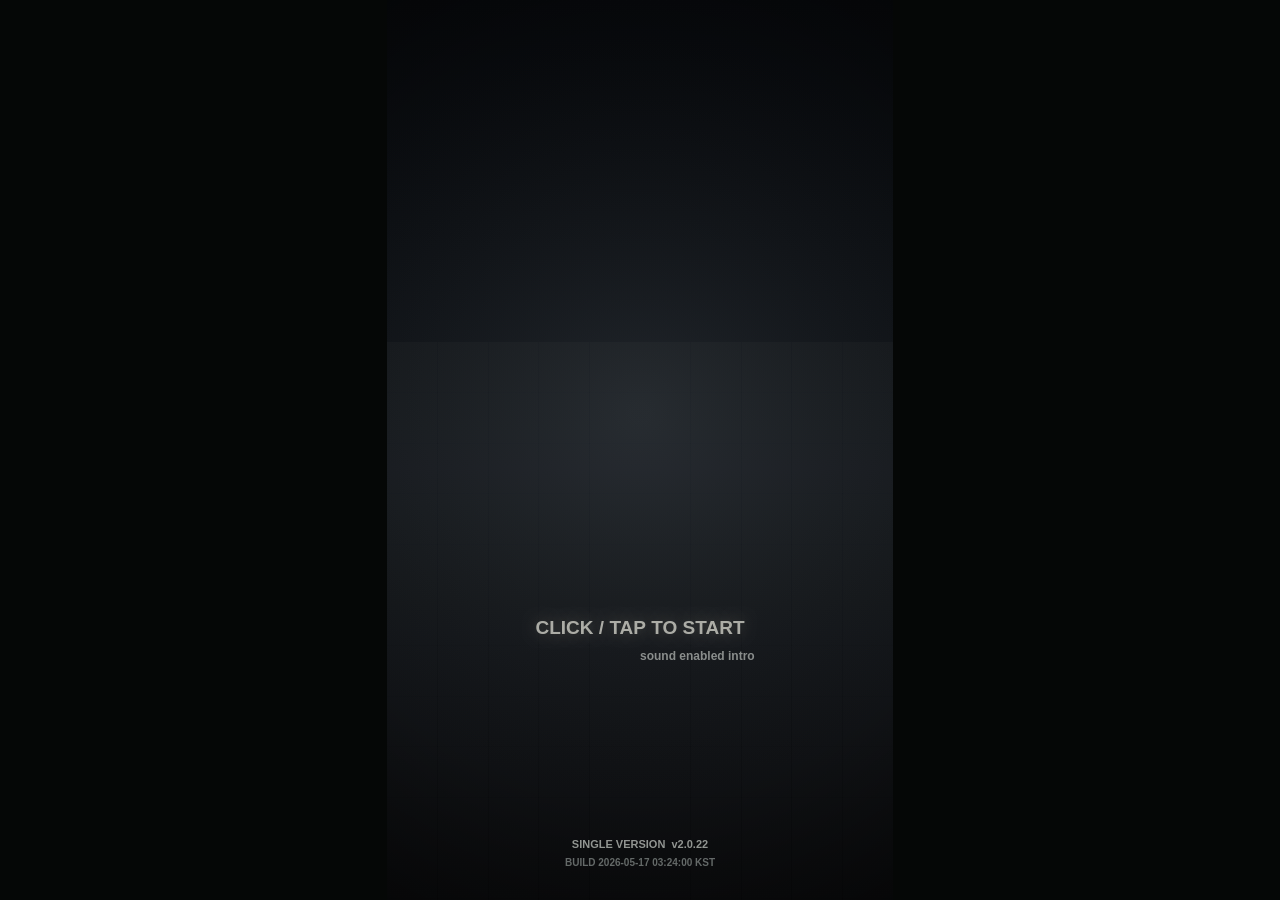
<file: bullet-noir-v2/index.html>
﻿<!doctype html>
<html lang="en">
<head>
  <meta charset="utf-8">
  <meta http-equiv="Cache-Control" content="no-store, max-age=0">
  <meta http-equiv="Pragma" content="no-cache">
  <meta http-equiv="Expires" content="0">
  <meta name="viewport" content="width=device-width, initial-scale=1, maximum-scale=1, user-scalable=no, viewport-fit=cover, minimal-ui">
  <meta name="mobile-web-app-capable" content="yes">
  <meta name="apple-mobile-web-app-capable" content="yes">
  <meta name="apple-mobile-web-app-title" content="SANG SUB">
  <meta name="apple-mobile-web-app-status-bar-style" content="black-translucent">
  <link rel="manifest" href="manifest.webmanifest">
  <title>SANG SUB</title>
  <style>
    html, body {
      margin: 0;
      width: 100%;
      height: 100%;
      height: 100dvh;
      overflow: hidden;
      overscroll-behavior: none;
      background: #050706;
      color: #e8e3d6;
      font-family: Arial, sans-serif;
    }

    body {
      display: flex;
      align-items: center;
      justify-content: center;
    }

    canvas {
      display: block;
      width: min(100vw, 56.25vh);
      width: min(100vw, 56.25dvh);
      height: 100vh;
      height: 100dvh;
      background: #18270f;
      cursor: crosshair;
      touch-action: none;
    }

    html.app-fullscreen-root {
      width: 100%;
      min-height: calc(100dvh + 1200px);
      overflow: auto;
      overscroll-behavior: none;
      background: #000;
    }

    body.app-fullscreen {
      position: static;
      inset: 0;
      display: block;
      width: 100%;
      overflow: auto;
      background: #000;
      min-height: 100vh;
      min-height: 100dvh;
      min-height: calc(100dvh + 1200px);
      touch-action: none;
    }

    body.app-fullscreen canvas {
      position: fixed;
      inset: 0;
      width: 100vw !important;
      height: 100vh !important;
      height: 100dvh !important;
      max-width: none;
      z-index: 9999;
    }

    body.app-fullscreen #loading {
      display: none;
    }

    @media (orientation: landscape) and (max-height: 620px) {
      canvas {
        width: 100vw;
        height: min(100vh, 56.25vw);
        height: min(100dvh, 56.25vw);
      }
    }

    #loading {
      position: fixed;
      left: 16px;
      bottom: 14px;
      color: #d8d1bf;
      font-size: 13px;
      text-shadow: 0 1px 2px #000;
      pointer-events: none;
    }
  </style>
</head>
<body>
  <canvas id="game"></canvas>
  <div id="loading">Loading SANG SUB...</div>

  <script>
    const canvas = document.getElementById("game");
    const ctx = canvas.getContext("2d");
    const loading = document.getElementById("loading");
    const BUILD_KIND = "SINGLE VERSION";
    const BUILD_VERSION = "2.0.22";
    const BUILD_TIMESTAMP = "2026-05-17 03:24:00 KST";
    const PLAYER_SPEED_SCALE = 0.8;
    const ENEMY_SPEED_SCALE = 0.8;
    const CAMERA_ZOOM_SCALE = 0.9;
    const WEAPON_RANGE_SCALE = 1.3;
    const BOMB_RANGE_SCALE = 1.15;
    const PLAYER_VIEW_ANGLE = Math.PI * 140 / 180;

    const assetList = {
      player: "gfx/player.png",
      enemy: "gfx/enemy_1/0.png",
      enemy2: "gfx/enemy_1/6.png",
      bullet: "gfx/bullet.png",
      bomb: "gfx/bomb.png",
      grass: "gfx/grass.png",
      gun: "gfx/gun.png",
      flashlight: "gfx/flashlight.png",
      light: "gfx/light.png",
      lightSmall: "gfx/light_small.png",
      shotLight: "gfx/shot_light.png",
      tree: "gfx/tree_base.png",
      rock: "gfx/rock_1.png",
      crate: "gfx/crate.png",
      logo: "gfx/menu/kobuge_logo.png",
      bg: "gfx/menu/bg_art.png",
      healthFull: "gfx/healthbar_full.png",
      healthEmpty: "gfx/healthbar_empty.png",
      staminaFull: "gfx/staminabar_full.png",
      staminaEmpty: "gfx/staminabar_empty.png"
    };

    const assets = {};
    const keys = new Set();
    const mouse = { x: 0, y: 0, down: false, right: false };
    let width = 0;
    let height = 0;
    let scale = 1;
    let state = "intro";
    let last = performance.now();
    let introTimer = 0;
    let introStarted = false;
    let introSoundStarted = false;
    let shootCooldown = 0;
    let bombCooldown = 0;
    let spawnTimer = 0;
    let wave = 1;
    let kills = 0;
    let shake = 0;
    let gameOverTimer = 0;
    let aimRay = null;
    let cameraMode = 2;
    let virtualFullscreen = false;
    let usingCustomMap = false;
    let idleRaidTimer = 0;
    let idleRaidCooldown = 0;
    let lastIdleX = 0;
    let lastIdleY = 0;
    let specialForcesEnabled = false;
    let idleRaidWarned = false;
    let raidWarningActive = false;
    let raidWarningPulse = 0;
    let voiceRecognition = null;
    let voiceRecognitionStarted = false;
    let voiceCommandStatus = "";
    let voiceCommandStatusTimer = 0;
    let voiceCommandFlash = 0;
    let raidAlarmTimer = 0;
    const isMobile = detectMobileDevice();
    const mobileControls = {
      moveId: null,
      aimId: null,
      moveX: 0,
      moveY: 0,
      knobX: 0,
      knobY: 0,
      aimKnobX: 0,
      aimKnobY: 0,
      aimX: 0,
      aimY: 0,
      aimScreenX: 0,
      aimScreenY: 0,
      aimTouchX: 0,
      aimTouchY: 0,
      aimDirX: 1,
      aimDirY: 0,
      aimSource: "idle",
      shoot: false,
      dodge: false,
      weaponTouchId: null,
      weaponTouchX: 0,
      weaponTouchY: 0,
      weaponDragX: 0,
      weaponReady: false
    };
    let fullscreenScrollUnlockUntil = 0;
    let audioReady = false;
    let audioCtx = null;
    let audioMasterGain = null;
    let noirGain = null;
    let noirPulseTimer = null;
    const APP_AUDIO_MASTER_VOLUME = 0.5;
    const audioDebug = { ensure: 0, buffer: 0, procedural: 0, html: 0, failed: 0, bgm: 0 };
    const audioBuffers = {};
    const noiseBuffers = {};
    const audioSampleSources = {
      playerGun: "audio/samples/gun1.wav",
      enemyGun: "audio/samples/gun2.wav",
      flamer: "audio/samples/bomb.wav",
      death: "audio/samples/enemy_die_1.wav"
    };
    const sfx = {};

    const world = { w: 2200, h: 1600 };
    const camera = { x: 0, y: 0, zoom: 1 };
    const mapTool = {
      tool: "wall",
      grid: 42,
      dragStart: null,
      preview: null,
      status: "Local map editor",
      statusTime: 0
    };
    const player = {
      x: 330,
      y: 500,
      r: 24,
      collisionR: 15,
      hp: 100,
      stamina: 100,
      angle: 0,
      targetAngle: 0,
      moveX: 0,
      moveY: 0,
      isMoving: false,
      invuln: 0,
      dodge: 0
    };
    const bullets = [];
    const bombs = [];
    const tracers = [];
    const enemyTracers = [];
    const flameBursts = [];
    const iceStorms = [];
    const enemies = [];
    const particles = [];
    const dashBursts = [];
    const flashes = [];
    const killLights = [];
    const blastLights = [];
    const fizzles = [];
    const corpses = [];
    const deathTexts = [];
    const speechBubbles = [];
    const pickups = [];
    const props = [];
    const walls = [];
    const doors = [];
    const fixtures = [];
    let fixtureBoost = 0;
    const weaponNames = { rifle: "RIFLE", bomb: "BOMB", flamer: "FLAMER", ice: "ICE", barricade: "BARR" };
    let itemDropMode = true;
    let modeVoiceSelect = false;
    let selectedWeapon = "rifle";
    let rifleAmmo = 60;
    let rifleReload = 0;
    let bombCount = 1;
    let flameAmmo = 0;
    let iceAmmo = 0;
    let barricadeCount = 0;
    let dashCharges = 3;
    let dashRecharge = 0;
    const lightCanvas = document.createElement("canvas");
    const lightCtx = lightCanvas.getContext("2d");

    function resize() {
      syncFullscreenViewport();
      const dpr = Math.min(window.devicePixelRatio || 1, 2);
      const rect = canvas.getBoundingClientRect();
      const cssWidth = Math.max(1, Math.round(rect.width));
      const cssHeight = Math.max(1, Math.round(rect.height));
      width = Math.floor(cssWidth * dpr);
      height = Math.floor(cssHeight * dpr);
      scale = dpr;
      canvas.width = width;
      canvas.height = height;
      lightCanvas.width = width;
      lightCanvas.height = height;
      ctx.setTransform(dpr, 0, 0, dpr, 0, 0);
      width = cssWidth;
      height = cssHeight;
    }

    window.addEventListener("resize", resize);
    document.addEventListener("fullscreenchange", resize);
    document.addEventListener("webkitfullscreenchange", resize);
    if (window.visualViewport) window.visualViewport.addEventListener("resize", resize);
    if (window.visualViewport) window.visualViewport.addEventListener("scroll", resize);
    window.addEventListener("orientationchange", () => {
      resize();
      setTimeout(resize, 80);
      setTimeout(resize, 260);
    });
    window.addEventListener("keydown", (event) => {
      keys.add(event.code);
      startVoiceCommands();
      if (["Space", "KeyW", "KeyA", "KeyS", "KeyD", "ArrowUp", "ArrowLeft", "ArrowDown", "ArrowRight"].includes(event.code)) {
        event.preventDefault();
      }
      if (state === "maptool") {
        handleMapToolKey(event);
        return;
      }
      if (state === "intro" && (event.code === "Enter" || event.code === "Space")) {
        event.preventDefault();
        startIntroSequence();
        return;
      }
      if (event.code === "Enter" && state === "menu") startGame();
      if (event.code === "Escape" && state === "play") goMainMenu();
      if (event.code === "KeyE" && state === "play") cycleWeapon();
      if (event.code === "Digit1") cameraMode = 1;
      if (event.code === "Digit2") cameraMode = 2;
    });
    window.addEventListener("keyup", (event) => keys.delete(event.code));
    window.addEventListener("mousemove", (event) => {
      const p = inputPointFromClient(event.clientX, event.clientY);
      mouse.x = p.x;
      mouse.y = p.y;
      if (state === "maptool") updateMapToolPreview();
    });
    window.addEventListener("mousedown", (event) => {
      const p = inputPointFromClient(event.clientX, event.clientY);
      mouse.x = p.x;
      mouse.y = p.y;
      ensureAudio();
      startVoiceCommands();
      if (state === "intro") {
        startIntroSequence();
        return;
      }
      if (state === "menu" && handleMenuClick(mouse.x, mouse.y)) return;
      if (state === "maptool") {
        handleMapToolMouseDown(event);
        return;
      }
      if (state === "play" && handleGameMenuButtonClick(mouse.x, mouse.y)) return;
      if (state === "play" && handleSpecialForcesToggleClick(mouse.x, mouse.y)) return;
      if (handleFullscreenButtonClick(mouse.x, mouse.y)) return;
      if (handleCameraButtonClick(mouse.x, mouse.y)) return;
      if (event.button === 2) mouse.right = true;
      else mouse.down = true;
      if (state === "menu" || state === "dead") startGame();
    });
    window.addEventListener("mouseup", (event) => {
      if (state === "maptool") {
        handleMapToolMouseUp(event);
        return;
      }
      if (event.button === 2) mouse.right = false;
      else mouse.down = false;
    });
    window.addEventListener("contextmenu", (event) => event.preventDefault());
    window.addEventListener("touchstart", handleTouchStart, { passive: false });
    window.addEventListener("touchmove", handleTouchMove, { passive: false });
    window.addEventListener("touchend", handleTouchEnd, { passive: false });
    window.addEventListener("touchcancel", handleTouchEnd, { passive: false });
    window.addEventListener("pointerdown", ensureAudio, { passive: true });
    window.addEventListener("click", ensureAudio, { passive: true });
    window.addEventListener("keydown", ensureAudio, { passive: true });
    window.addEventListener("visibilitychange", () => {
      if (!document.hidden && audioReady) ensureAudio();
    });

    function loadImage(src) {
      return new Promise((resolve) => {
        const image = new Image();
        image.onload = () => resolve(image);
        image.onerror = () => {
          console.warn("Failed to load", src);
          resolve(null);
        };
        image.src = src;
      });
    }

    async function loadAssets() {
      const entries = Object.entries(assetList);
      let done = 0;
      for (const [name, src] of entries) {
        assets[name] = await loadImage(src);
        done++;
        loading.textContent = "Loading SANG SUB... " + done + "/" + entries.length;
      }
      loading.style.display = "none";
    }

    function ensureAudio() {
      audioDebug.ensure++;
      const Ctx = window.AudioContext || window.webkitAudioContext;
      if (!audioCtx && Ctx) {
        try {
          audioCtx = new Ctx();
        } catch (error) {}
      }
      if (audioCtx && audioCtx.state === "suspended" && audioCtx.resume) {
        audioCtx.resume().catch(() => {});
      }
      if (audioReady) {
        if (!noirGain) startNoirBgm();
        else startNoirPulse();
        loadAudioBuffers();
        unlockAudio();
        return;
      }
      audioReady = true;
      try {
        sfx.playerGun = makeAudio(audioSampleSources.playerGun, 0.28);
        sfx.enemyGun = makeAudio(audioSampleSources.enemyGun, 0.2);
        sfx.flamer = makeAudio(audioSampleSources.flamer, 0.08);
        sfx.death = makeAudio(audioSampleSources.death, 0.18);
      } catch (error) {
        console.warn("Audio init failed", error);
      }
      startNoirBgm();
      loadAudioBuffers();
      unlockAudio();
    }

    function getAudioOutput() {
      if (!audioCtx) return null;
      if (!audioMasterGain) {
        audioMasterGain = audioCtx.createGain();
        audioMasterGain.gain.setValueAtTime(APP_AUDIO_MASTER_VOLUME, audioCtx.currentTime);
        audioMasterGain.connect(audioCtx.destination);
      } else {
        audioMasterGain.gain.setTargetAtTime(APP_AUDIO_MASTER_VOLUME, audioCtx.currentTime, 0.04);
      }
      return audioMasterGain;
    }

    function connectAudioOutput(node) {
      const output = getAudioOutput();
      if (output) node.connect(output);
    }

    function startVoiceCommands() {
      if (voiceRecognitionStarted) return;
      const SpeechRecognition = window.SpeechRecognition || window.webkitSpeechRecognition;
      if (!SpeechRecognition) {
        voiceCommandStatus = "VOICE COMMANDS UNSUPPORTED";
        voiceCommandStatusTimer = 2.2;
        voiceRecognitionStarted = true;
        return;
      }
      voiceRecognitionStarted = true;
      try {
        voiceRecognition = new SpeechRecognition();
        voiceRecognition.lang = "ko-KR";
        voiceRecognition.continuous = true;
        voiceRecognition.interimResults = true;
        voiceRecognition.onresult = (event) => {
          for (let i = event.resultIndex; i < event.results.length; i++) {
            const result = event.results[i];
            if (!result || !result[0]) continue;
            const transcript = result[0].transcript || "";
            if (!handleVoiceCommand(transcript) && transcript.trim() && state === "play") {
              voiceCommandStatus = "HEARD " + transcript.trim().slice(0, 14);
              voiceCommandStatusTimer = 1.5;
            }
          }
        };
        voiceRecognition.onerror = () => {
          voiceCommandStatus = "VOICE COMMAND PAUSED";
          voiceCommandStatusTimer = 1.6;
          voiceRecognitionStarted = false;
        };
        voiceRecognition.onend = () => {
          voiceRecognitionStarted = false;
        };
        voiceRecognition.start();
        voiceCommandStatus = "VOICE COMMAND READY";
        voiceCommandStatusTimer = 2.2;
      } catch (error) {
        voiceCommandStatus = "VOICE COMMAND BLOCKED";
        voiceCommandStatusTimer = 2.2;
        voiceRecognitionStarted = false;
      }
    }

    function handleVoiceCommand(rawText) {
      if (state !== "play") {
        if (rawText && String(rawText).trim()) {
          voiceCommandStatus = "VOICE WAITING";
          voiceCommandStatusTimer = 1.2;
        }
        return false;
      }
      const command = String(rawText || "")
        .toLowerCase()
        .replace(/\s+/g, "")
        .replace(/[.,!?~]/g, "");
      if (!command) return false;
      if (command.includes("\ubaa8\ub4dc") || command.includes("mode")) {
        modeVoiceSelect = true;
        voiceCommandStatus = "MODE: ITEM / NORMAL";
        voiceCommandStatusTimer = 3.2;
        acknowledgeVoiceCommand();
        return true;
      }
      if (modeVoiceSelect && (command.includes("\uc544\uc774\ud15c") || command.includes("item"))) {
        itemDropMode = true;
        modeVoiceSelect = false;
        voiceCommandStatus = "ITEM MODE";
        voiceCommandStatusTimer = 2.4;
        acknowledgeVoiceCommand();
        return true;
      }
      if (modeVoiceSelect && (command.includes("\ub178\uba40") || command.includes("normal"))) {
        itemDropMode = false;
        modeVoiceSelect = false;
        voiceCommandStatus = "NORMAL MODE";
        voiceCommandStatusTimer = 2.4;
        acknowledgeVoiceCommand();
        return true;
      }
      const specialOn = "\uc2a4\ud398\uc15c\uc628";
      const specialOnAlt = "\uc2a4\ud328\uc15c\uc628";
      const specialOne = "\uc2a4\ud398\uc15c\uc6d0";
      const specialUn = "\uc2a4\ud398\uc15c\uc5b8";
      const specialTurnOn = "\uc2a4\ud398\uc15c\ucf1c";
      const specialOff = "\uc2a4\ud398\uc15c\uc624\ud504";
      const specialOffAlt = "\uc2a4\ud328\uc15c\uc624\ud504";
      const specialOf = "\uc2a4\ud398\uc15c\uc624\ube0c";
      const specialTurnOff = "\uc2a4\ud398\uc15c\uaebc";
      const saysSpecial = command.includes("\uc2a4\ud398\uc15c") || command.includes("\uc2a4\ud328\uc15c") || command.includes("special");
      const saysOn = command.includes("\uc628") || command.includes("\uc6d0") || command.includes("\uc5b8") || command.includes("\ucf1c") || command.includes("on") || command.includes("one");
      const saysOff = command.includes("\uc624\ud504") || command.includes("\uc624\ube0c") || command.includes("\uaebc") || command.includes("off");
      if (command.includes(specialOn) || command.includes(specialOnAlt) || command.includes(specialOne) || command.includes(specialUn) || command.includes(specialTurnOn) || command.includes("specialon") || (saysSpecial && saysOn && !saysOff)) {
        setSpecialForcesEnabled(true, "SPECIAL ON", true);
        return true;
      }
      if (command.includes(specialOff) || command.includes(specialOffAlt) || command.includes(specialOf) || command.includes(specialTurnOff) || command.includes("specialoff") || (saysSpecial && saysOff)) {
        setSpecialForcesEnabled(false, "SPECIAL OFF", true);
        return true;
      }
      return false;
    }

    function setSpecialForcesEnabled(enabled, statusText = "", fromVoice = false) {
      specialForcesEnabled = enabled;
      idleRaidTimer = 0;
      idleRaidWarned = false;
      raidWarningActive = false;
      lastIdleX = player.x;
      lastIdleY = player.y;
      if (statusText) {
        voiceCommandStatus = statusText;
        voiceCommandStatusTimer = 2.4;
      }
      if (fromVoice) acknowledgeVoiceCommand();
    }

    function acknowledgeVoiceCommand() {
      voiceCommandFlash = 0.42;
      playRogerThatSound();
    }

    function playRogerThatSound() {
      ensureAudio();
      if (!audioCtx) return;
      if (audioCtx.state === "suspended" && audioCtx.resume) {
        audioCtx.resume().then(playRogerThatSound).catch(() => {});
        return;
      }
      try {
        const now = audioCtx.currentTime;
        const master = audioCtx.createGain();
        master.gain.setValueAtTime(0.0001, now);
        master.gain.exponentialRampToValueAtTime(0.24, now + 0.035);
        master.gain.exponentialRampToValueAtTime(0.0001, now + 0.66);
        connectAudioOutput(master);

        const syllables = [
          { t: 0.00, f: 118, e: 82, d: 0.18 },
          { t: 0.19, f: 132, e: 74, d: 0.16 },
          { t: 0.37, f: 104, e: 58, d: 0.22 }
        ];
        for (const s of syllables) {
          const osc = audioCtx.createOscillator();
          const gain = audioCtx.createGain();
          const filter = audioCtx.createBiquadFilter();
          osc.type = "sawtooth";
          filter.type = "lowpass";
          filter.frequency.setValueAtTime(620, now + s.t);
          filter.Q.setValueAtTime(4.2, now + s.t);
          osc.frequency.setValueAtTime(s.f, now + s.t);
          osc.frequency.linearRampToValueAtTime(s.e, now + s.t + s.d);
          gain.gain.setValueAtTime(0.0001, now + s.t);
          gain.gain.exponentialRampToValueAtTime(0.42, now + s.t + 0.025);
          gain.gain.exponentialRampToValueAtTime(0.0001, now + s.t + s.d);
          osc.connect(filter);
          filter.connect(gain);
          gain.connect(master);
          osc.start(now + s.t);
          osc.stop(now + s.t + s.d + 0.02);
        }
        playNoiseLayer({ duration: 0.08, volume: 0.055, type: "bandpass", frequency: 210, q: 0.8, start: 0.02 });
      } catch (error) {}
    }

    function detectMobileDevice() {
      try {
        const params = new URLSearchParams(window.location.search || "");
        if (params.get("mobile") === "1") return true;
        if (params.get("mobile") === "0") return false;
      } catch (error) {}
      const ua = navigator.userAgent || "";
      const phoneUa = /iPhone|iPod|Windows Phone/i.test(ua) || /Android/i.test(ua) && /Mobile/i.test(ua);
      if (phoneUa) return true;
      const touchPoints = navigator.maxTouchPoints || navigator.msMaxTouchPoints || 0;
      const hasTouch = touchPoints > 0;
      if (!hasTouch) return false;
      const primaryCoarse = !window.matchMedia || window.matchMedia("(hover: none) and (pointer: coarse)").matches;
      const tabletUa = /iPad/i.test(ua) || /Android/i.test(ua);
      if (tabletUa && primaryCoarse) return true;
      const minSide = Math.min(window.innerWidth || 9999, window.innerHeight || 9999);
      const maxSide = Math.max(window.innerWidth || 0, window.innerHeight || 0);
      const compactTouch = minSide <= 820 && maxSide <= 1180;
      return hasTouch && compactTouch && primaryCoarse;
    }

    function makeAudio(src, volume) {
      const audio = new Audio(src);
      audio.preload = "auto";
      audio.volume = Math.max(0, Math.min(1, volume * APP_AUDIO_MASTER_VOLUME));
      return audio;
    }

    function playSfx(name, rate = 1) {
      ensureAudio();
      unlockAudio();
      const sound = sfx[name];
      if (playBufferSfx(name, rate)) return;
      if (!sound) {
        playProceduralSfx(name, rate);
        return;
      }
      try {
        const clone = sound.cloneNode();
        clone.volume = sound.volume;
        clone.playbackRate = rate;
        const played = clone.play();
        audioDebug.html++;
        if (played && played.catch) played.catch(() => {
          audioDebug.failed++;
          playProceduralSfx(name, rate);
        });
      } catch (error) {
        audioDebug.failed++;
        playProceduralSfx(name, rate);
      }
    }

    function loadAudioBuffers() {
      if (!audioCtx || !window.fetch) return;
      if (window.location && window.location.protocol === "file:") return;
      for (const [name, src] of Object.entries(audioSampleSources)) {
        if (audioBuffers[name] || audioBuffers[name + "Loading"]) continue;
        audioBuffers[name + "Loading"] = true;
        fetch(src)
          .then((response) => response.arrayBuffer())
          .then((data) => audioCtx.decodeAudioData(data))
          .then((buffer) => {
            audioBuffers[name] = buffer;
          })
          .catch(() => {
            audioBuffers[name + "Failed"] = true;
          });
      }
    }

    function playBufferSfx(name, rate = 1) {
      try {
        const buffer = audioBuffers[name];
        if (!audioCtx || !buffer || audioCtx.state === "suspended") return false;
        const source = audioCtx.createBufferSource();
        const gain = audioCtx.createGain();
        source.buffer = buffer;
        source.playbackRate.value = rate;
        const volume = name === "playerGun" ? 0.32 : name === "enemyGun" ? 0.22 : name === "death" ? 0.22 : 0.14;
        gain.gain.setValueAtTime(volume, audioCtx.currentTime);
        source.connect(gain);
        connectAudioOutput(gain);
        source.start(audioCtx.currentTime);
        audioDebug.buffer++;
        return true;
      } catch (error) {
        audioDebug.failed++;
        return false;
      }
    }

    function getNoiseBuffer(duration = 0.25) {
      if (!audioCtx) return null;
      const key = Math.round(duration * 1000);
      if (noiseBuffers[key]) return noiseBuffers[key];
      const length = Math.max(1, Math.floor(audioCtx.sampleRate * duration));
      const buffer = audioCtx.createBuffer(1, length, audioCtx.sampleRate);
      const data = buffer.getChannelData(0);
      let last = 0;
      for (let i = 0; i < length; i++) {
        const white = Math.random() * 2 - 1;
        last = last * 0.72 + white * 0.28;
        data[i] = last;
      }
      noiseBuffers[key] = buffer;
      return buffer;
    }

    function playNoiseLayer({ duration, volume, type = "bandpass", frequency = 900, q = 1.4, start = 0, end = 0.0001 }) {
      if (!audioCtx) return;
      const now = audioCtx.currentTime;
      const source = audioCtx.createBufferSource();
      const filter = audioCtx.createBiquadFilter();
      const gain = audioCtx.createGain();
      source.buffer = getNoiseBuffer(duration);
      filter.type = type;
      filter.frequency.setValueAtTime(frequency, now);
      filter.Q.setValueAtTime(q, now);
      gain.gain.setValueAtTime(0.0001, now);
      gain.gain.exponentialRampToValueAtTime(volume, now + 0.006);
      gain.gain.exponentialRampToValueAtTime(Math.max(0.0001, end), now + duration);
      source.connect(filter);
      filter.connect(gain);
      connectAudioOutput(gain);
      source.start(now + start);
      source.stop(now + start + duration);
    }

    function playToneLayer({ type = "sine", startFreq, endFreq, duration, volume, delay = 0 }) {
      if (!audioCtx) return;
      const now = audioCtx.currentTime + delay;
      const osc = audioCtx.createOscillator();
      const gain = audioCtx.createGain();
      osc.type = type;
      osc.frequency.setValueAtTime(startFreq, now);
      osc.frequency.exponentialRampToValueAtTime(Math.max(20, endFreq), now + duration);
      gain.gain.setValueAtTime(0.0001, now);
      gain.gain.exponentialRampToValueAtTime(volume, now + 0.01);
      gain.gain.exponentialRampToValueAtTime(0.0001, now + duration);
      osc.connect(gain);
      connectAudioOutput(gain);
      osc.start(now);
      osc.stop(now + duration + 0.02);
    }

    function playProceduralSfx(name, rate = 1) {
      try {
        if (!audioCtx) return false;
        if (audioCtx.state === "suspended" && audioCtx.resume) {
          audioCtx.resume().then(() => playProceduralSfx(name, rate)).catch(() => {});
          return true;
        }
        if (name === "playerGun") {
          playNoiseLayer({ duration: 0.075, volume: 0.24, type: "bandpass", frequency: 1750 * rate, q: 0.9 });
          playNoiseLayer({ duration: 0.045, volume: 0.12, type: "highpass", frequency: 3200 * rate, q: 0.8 });
          playToneLayer({ type: "square", startFreq: 140 * rate, endFreq: 58 * rate, duration: 0.105, volume: 0.12 });
          audioDebug.procedural++;
          return true;
        }
        if (name === "enemyGun") {
          playNoiseLayer({ duration: 0.09, volume: 0.18, type: "bandpass", frequency: 1250 * rate, q: 1 });
          playToneLayer({ type: "square", startFreq: 110 * rate, endFreq: 44 * rate, duration: 0.11, volume: 0.09 });
          audioDebug.procedural++;
          return true;
        }
        if (name === "flamer") {
          playNoiseLayer({ duration: 0.34, volume: 0.2, type: "lowpass", frequency: 520, q: 0.7 });
          playToneLayer({ type: "sawtooth", startFreq: 92 * rate, endFreq: 35, duration: 0.28, volume: 0.09 });
          audioDebug.procedural++;
          return true;
        }
        if (name === "death") {
          playNoiseLayer({ duration: 0.22, volume: 0.1, type: "bandpass", frequency: 520, q: 1.5 });
          playToneLayer({ type: "triangle", startFreq: 230 * rate, endFreq: 65, duration: 0.36, volume: 0.12 });
          audioDebug.procedural++;
          return true;
        }
        return false;
      } catch (error) {
        audioDebug.failed++;
        return false;
      }
    }

    function afterAudioResume(callback) {
      try {
        if (!audioCtx) return;
        if (audioCtx.state === "suspended" && audioCtx.resume) {
          const resumed = audioCtx.resume();
          if (resumed && resumed.then) {
            resumed.then(callback).catch(() => {});
            return;
          }
        }
        callback();
      } catch (error) {}
    }

    function playSynthSfx(name, rate = 1) {
      try {
        if (!audioCtx) return;
        if (audioCtx.state === "suspended" && audioCtx.resume) {
          audioCtx.resume().then(() => playSynthSfx(name, rate)).catch(() => {});
          return;
        }
        const now = audioCtx.currentTime;
        const osc = audioCtx.createOscillator();
        const gain = audioCtx.createGain();
        let type = "square";
        let start = 420;
        let end = 110;
        let volume = 0.055;
        let duration = 0.1;
        if (name === "playerGun") {
          type = "sawtooth";
          start = 620;
          end = 165;
          volume = 0.055;
          duration = 0.085;
        } else if (name === "enemyGun") {
          start = 370;
          end = 125;
          volume = 0.048;
          duration = 0.11;
        } else if (name === "flamer") {
          type = "sawtooth";
          start = 115;
          end = 36;
          volume = 0.105;
          duration = 0.24;
        } else if (name === "death") {
          type = "triangle";
          start = 210;
          end = 62;
          volume = 0.085;
          duration = 0.28;
        }
        osc.type = type;
        osc.frequency.setValueAtTime(start * rate, now);
        osc.frequency.exponentialRampToValueAtTime(Math.max(20, end * rate), now + duration);
        gain.gain.setValueAtTime(0.0001, now);
        gain.gain.exponentialRampToValueAtTime(volume, now + 0.01);
        gain.gain.exponentialRampToValueAtTime(0.0001, now + duration);
        osc.connect(gain);
        connectAudioOutput(gain);
        osc.start(now);
        osc.stop(now + duration + 0.02);
      } catch (error) {}
    }

    function unlockAudio() {
      try {
        if (audioCtx && audioCtx.state === "suspended" && audioCtx.resume) audioCtx.resume();
        if (audioCtx) {
          const osc = audioCtx.createOscillator();
          const gain = audioCtx.createGain();
          gain.gain.setValueAtTime(0.0001, audioCtx.currentTime);
          osc.connect(gain);
          connectAudioOutput(gain);
          osc.start(audioCtx.currentTime);
          osc.stop(audioCtx.currentTime + 0.03);
        }
        for (const sound of Object.values(sfx)) {
          if (!sound || sound.__unlocked) continue;
          sound.__unlocked = true;
          const oldMuted = sound.muted;
          sound.muted = true;
          sound.currentTime = 0;
          const played = sound.play();
          if (played && played.then) {
            played.then(() => {
              sound.pause();
              sound.currentTime = 0;
              sound.muted = oldMuted;
            }).catch(() => {
              sound.muted = oldMuted;
              sound.__unlocked = false;
            });
          } else {
            sound.pause();
            sound.currentTime = 0;
            sound.muted = oldMuted;
          }
        }
      } catch (error) {}
    }

    function playRaidAlarm() {
      ensureAudio();
      if (!audioCtx) return;
      const osc = audioCtx.createOscillator();
      const gain = audioCtx.createGain();
      osc.type = "sawtooth";
      osc.frequency.setValueAtTime(720, audioCtx.currentTime);
      osc.frequency.exponentialRampToValueAtTime(420, audioCtx.currentTime + 0.22);
      gain.gain.setValueAtTime(0.0001, audioCtx.currentTime);
      gain.gain.exponentialRampToValueAtTime(0.055, audioCtx.currentTime + 0.025);
      gain.gain.exponentialRampToValueAtTime(0.0001, audioCtx.currentTime + 0.24);
      osc.connect(gain);
      connectAudioOutput(gain);
      osc.start();
      osc.stop(audioCtx.currentTime + 0.26);
    }

    function playParkLogoSound() {
      const Ctx = window.AudioContext || window.webkitAudioContext;
      if (!audioCtx && Ctx) {
        audioCtx = new Ctx();
      }
      if (!audioCtx) return;
      if (audioCtx.state === "suspended" && audioCtx.resume) {
        audioCtx.resume().then(() => playParkLogoSound()).catch(() => {});
        return;
      }
      const now = audioCtx.currentTime;
      playSynthSfx("flamer", 1.85);
      const impacts = [0.52, 1.08, 1.64, 2.2];
      for (const [i, offset] of impacts.entries()) {
        const osc = audioCtx.createOscillator();
        const grind = audioCtx.createOscillator();
        const servo = audioCtx.createOscillator();
        const gain = audioCtx.createGain();
        const grindGain = audioCtx.createGain();
        const servoGain = audioCtx.createGain();
        osc.type = "sawtooth";
        grind.type = "square";
        servo.type = "triangle";
        osc.frequency.setValueAtTime(78 - i * 5, now + offset);
        osc.frequency.exponentialRampToValueAtTime(24, now + offset + 0.36);
        grind.frequency.setValueAtTime(360 + i * 42, now + offset);
        grind.frequency.exponentialRampToValueAtTime(74, now + offset + 0.2);
        servo.frequency.setValueAtTime(760 - i * 60, now + offset - 0.07);
        servo.frequency.exponentialRampToValueAtTime(190, now + offset + 0.1);
        gain.gain.setValueAtTime(0.0001, now + offset);
        gain.gain.exponentialRampToValueAtTime(0.26, now + offset + 0.008);
        gain.gain.exponentialRampToValueAtTime(0.0001, now + offset + 0.42);
        grindGain.gain.setValueAtTime(0.0001, now + offset);
        grindGain.gain.exponentialRampToValueAtTime(0.12, now + offset + 0.008);
        grindGain.gain.exponentialRampToValueAtTime(0.0001, now + offset + 0.24);
        servoGain.gain.setValueAtTime(0.0001, now + offset - 0.07);
        servoGain.gain.exponentialRampToValueAtTime(0.065, now + offset - 0.02);
        servoGain.gain.exponentialRampToValueAtTime(0.0001, now + offset + 0.14);
        osc.connect(gain);
        grind.connect(grindGain);
        servo.connect(servoGain);
        connectAudioOutput(gain);
        connectAudioOutput(grindGain);
        connectAudioOutput(servoGain);
        osc.start(now + offset);
        grind.start(now + offset);
        servo.start(now + offset - 0.07);
        osc.stop(now + offset + 0.44);
        grind.stop(now + offset + 0.26);
        servo.stop(now + offset + 0.15);
      }
      playParkVoiceCue(now + 2.65);
    }

    function playParkVoiceCue(when) {
      try {
        if (window.speechSynthesis && window.SpeechSynthesisUtterance) {
          setTimeout(() => {
            window.speechSynthesis.cancel();
            const utterance = new SpeechSynthesisUtterance("\ud30c\ud06c \ud30c\ubc00\ub9ac\uc544!");
            utterance.lang = "ko-KR";
            utterance.rate = 0.76;
            utterance.pitch = 0.34;
            utterance.volume = 0.62;
            window.speechSynthesis.speak(utterance);
          }, Math.max(0, (when - audioCtx.currentTime) * 1000));
        }
      } catch (error) {}
      const syllables = [
        { t: 0.00, f: 118, end: 84, dur: 0.18, peak: 0.16 },
        { t: 0.22, f: 96, end: 70, dur: 0.2, peak: 0.18 },
        { t: 0.50, f: 132, end: 88, dur: 0.18, peak: 0.16 },
        { t: 0.72, f: 108, end: 62, dur: 0.34, peak: 0.22 }
      ];
      for (const [i, syllable] of syllables.entries()) {
        const offset = syllable.t;
        const osc = audioCtx.createOscillator();
        const sub = audioCtx.createOscillator();
        const mod = audioCtx.createOscillator();
        const gain = audioCtx.createGain();
        const subGain = audioCtx.createGain();
        const modGain = audioCtx.createGain();
        const filter = audioCtx.createBiquadFilter();
        osc.type = "sawtooth";
        sub.type = "square";
        mod.type = "triangle";
        filter.type = "bandpass";
        filter.frequency.setValueAtTime(280 - i * 18, when + offset);
        filter.Q.setValueAtTime(1.2, when + offset);
        osc.frequency.setValueAtTime(syllable.f, when + offset);
        osc.frequency.exponentialRampToValueAtTime(syllable.end, when + offset + syllable.dur);
        sub.frequency.setValueAtTime(syllable.f * 0.5, when + offset);
        sub.frequency.exponentialRampToValueAtTime(syllable.end * 0.5, when + offset + syllable.dur);
        mod.frequency.setValueAtTime(42 + i * 4, when + offset);
        gain.gain.setValueAtTime(0.0001, when + offset);
        gain.gain.exponentialRampToValueAtTime(syllable.peak, when + offset + 0.026);
        gain.gain.exponentialRampToValueAtTime(0.0001, when + offset + syllable.dur + 0.08);
        subGain.gain.setValueAtTime(0.0001, when + offset);
        subGain.gain.exponentialRampToValueAtTime(syllable.peak * 0.35, when + offset + 0.026);
        subGain.gain.exponentialRampToValueAtTime(0.0001, when + offset + syllable.dur + 0.08);
        modGain.gain.value = 0.018;
        mod.connect(modGain);
        osc.connect(filter);
        filter.connect(gain);
        sub.connect(subGain);
        connectAudioOutput(gain);
        connectAudioOutput(subGain);
        connectAudioOutput(modGain);
        osc.start(when + offset);
        sub.start(when + offset);
        mod.start(when + offset);
        osc.stop(when + offset + syllable.dur + 0.12);
        sub.stop(when + offset + syllable.dur + 0.12);
        mod.stop(when + offset + syllable.dur + 0.12);
      }
      playNoiseLayer({ duration: 0.38, volume: 0.045, type: "bandpass", frequency: 190, q: 0.9, start: Math.max(0, when - audioCtx.currentTime + 0.05) });
    }

    function startNoirBgm() {
      if (!audioCtx) {
        const Ctx = window.AudioContext || window.webkitAudioContext;
        if (!Ctx) return;
        audioCtx = new Ctx();
      }
      if (audioCtx.state === "suspended" && audioCtx.resume) {
        audioCtx.resume().then(() => startNoirBgm()).catch(() => {});
        return;
      }
      if (noirGain) {
        noirGain.gain.setTargetAtTime(0.09, audioCtx.currentTime, 0.08);
        if (!noirPulseTimer) startNoirPulse();
        audioDebug.bgm++;
        return;
      }
      noirGain = audioCtx.createGain();
      noirGain.gain.setValueAtTime(0.12, audioCtx.currentTime);
      connectAudioOutput(noirGain);
      const notes = [55, 82.41, 110];
      for (const [i, freq] of notes.entries()) {
        const osc = audioCtx.createOscillator();
        const gain = audioCtx.createGain();
        osc.type = i === 0 ? "sine" : "triangle";
        osc.frequency.value = freq;
        gain.gain.value = i === 0 ? 0.56 : 0.18;
        osc.connect(gain);
        gain.connect(noirGain);
        osc.start();
      }
      startNoirPulse();
      audioDebug.bgm++;
    }

    function startNoirPulse() {
      if (noirPulseTimer || !audioCtx) return;
      const pulse = () => {
        if (!audioCtx || audioCtx.state === "suspended") return;
        if (isMobile) {
          playNoiseLayer({ duration: 0.42, volume: 0.018, type: "lowpass", frequency: 360, q: 0.5 });
        }
        const now = audioCtx.currentTime;
        const osc = audioCtx.createOscillator();
        const gain = audioCtx.createGain();
        osc.type = "triangle";
        osc.frequency.setValueAtTime(146.83, now);
        osc.frequency.exponentialRampToValueAtTime(98, now + 0.42);
        gain.gain.setValueAtTime(0.0001, now);
        gain.gain.exponentialRampToValueAtTime(0.045, now + 0.04);
        gain.gain.exponentialRampToValueAtTime(0.0001, now + 0.55);
        osc.connect(gain);
        connectAudioOutput(gain);
        osc.start(now);
        osc.stop(now + 0.58);
      };
      pulse();
      noirPulseTimer = setInterval(pulse, 4200);
    }

    function resetWorld() {
      player.x = 330;
      player.y = 500;
      player.hp = 100;
      player.stamina = 100;
      player.angle = 0;
      player.targetAngle = 0;
      player.moveX = 0;
      player.moveY = 0;
      player.isMoving = false;
      player.invuln = 0;
      player.dodge = 0;
      dashCharges = 3;
      dashRecharge = 0;
      bullets.length = 0;
      bombs.length = 0;
      tracers.length = 0;
      enemyTracers.length = 0;
      flameBursts.length = 0;
      iceStorms.length = 0;
      enemies.length = 0;
      particles.length = 0;
      dashBursts.length = 0;
      flashes.length = 0;
      killLights.length = 0;
      blastLights.length = 0;
      fizzles.length = 0;
      corpses.length = 0;
      deathTexts.length = 0;
      speechBubbles.length = 0;
      pickups.length = 0;
      props.length = 0;
      walls.length = 0;
      doors.length = 0;
      fixtures.length = 0;
      fixtureBoost = 0;
      kills = 0;
      wave = 1;
      spawnTimer = 0;
      gameOverTimer = 0;
      idleRaidTimer = 0;
      idleRaidCooldown = 8;
      idleRaidWarned = false;
      raidWarningActive = false;
      raidWarningPulse = 0;
      raidAlarmTimer = 0;
      selectedWeapon = "rifle";
      rifleAmmo = 60;
      rifleReload = 0;
      bombCount = 1;
      flameAmmo = 0;
      iceAmmo = 0;
      barricadeCount = 0;
      modeVoiceSelect = false;
      lastIdleX = player.x;
      lastIdleY = player.y;
      if (isMobile) initMobileAimCursor();

      buildFacilityMap();
      if (!usingCustomMap) {
        for (let i = 0; i < 22; i++) {
          addRandomProp();
        }
      }
      for (let i = 0; i < 4; i++) spawnEnemyNearPlayer();
      for (let i = 0; i < 6; i++) spawnEnemy();
    }

    function startGame() {
      ensureAudio();
      resetWorld();
      state = "play";
      startVoiceCommands();
    }

    function goMainMenu() {
      state = "menu";
      mouse.down = false;
      mouse.right = false;
      mobileControls.shoot = false;
      mobileControls.dodge = false;
      mobileControls.weaponTouchId = null;
      mobileControls.weaponDragX = 0;
      mobileControls.weaponReady = false;
      mobileControls.moveX = 0;
      mobileControls.moveY = 0;
      mobileControls.aimKnobX = 0;
      mobileControls.aimKnobY = 0;
      if (isMobile) initMobileAimCursor();
      raidWarningActive = false;
      raidAlarmTimer = 0;
    }

    function startMapTool() {
      state = "maptool";
      mouse.down = false;
      mouse.right = false;
      bullets.length = 0;
      bombs.length = 0;
      enemies.length = 0;
      particles.length = 0;
      corpses.length = 0;
      deathTexts.length = 0;
      walls.length = 0;
      doors.length = 0;
      props.length = 0;
      fixtures.length = 0;
      buildFacilityMap();
      fitMapToolCamera();
      mapTool.status = "Edit map. Saved maps apply when you press Play.";
      mapTool.statusTime = 2.5;
    }

    function buildFacilityMap() {
      const saved = loadSavedMap();
      if (saved) {
        applyMapData(saved);
        usingCustomMap = true;
        return;
      }
      usingCustomMap = false;
      const t = 42;
      addWall(0, 0, world.w, t);
      addWall(0, world.h - t, world.w, t);
      addWall(0, 0, t, world.h);
      addWall(world.w - t, 0, t, world.h);

      addWall(180, 150, 42, 540);
      addWall(180, 860, 42, 520);
      addWall(430, 360, 42, 380);
      addWall(430, 920, 42, 430);
      addWall(720, 140, 42, 420);
      addWall(720, 750, 42, 520);
      addWall(1040, 220, 42, 440);
      addWall(1040, 860, 42, 520);
      addWall(1370, 100, 42, 500);
      addWall(1370, 760, 42, 500);
      addWall(1710, 280, 42, 390);
      addWall(1710, 880, 42, 440);

      addWall(180, 150, 380, 42);
      addWall(690, 150, 380, 42);
      addWall(1220, 150, 480, 42);
      addWall(280, 700, 500, 42);
      addWall(900, 700, 430, 42);
      addWall(1480, 700, 420, 42);
      addWall(160, 1350, 470, 42);
      addWall(780, 1350, 430, 42);
      addWall(1360, 1350, 520, 42);

      addDoor(560, 150, 130, 42, "h");
      addDoor(1080, 150, 130, 42, "h");
      addDoor(780, 700, 120, 42, "h");
      addDoor(1330, 700, 150, 42, "h");
      addDoor(630, 1350, 150, 42, "h");
      addDoor(1210, 1350, 150, 42, "h");
      addDoor(180, 690, 42, 170, "v");
      addDoor(430, 740, 42, 180, "v");
      addDoor(1370, 600, 42, 160, "v");

      addFixture(610, 688, 74, 12, 0, 185, 1.04);
      addFixture(1265, 688, 78, 12, 0, 195, 1.08);
      addFixture(1035, 1338, 72, 12, 0, 175, 0.96);
      addFixture(1504, 784, 12, 72, Math.PI / 2, 182, 1.02);
      addFixture(2094, 1025, 12, 74, Math.PI / 2, 185, 0.98);
      addFixture(255, 1338, 70, 12, 0, 170, 0.9);
      addFixture(925, 202, 72, 12, 0, 170, 0.88);
      addFixture(1830, 268, 72, 12, 0, 170, 0.88);
    }

    function loadSavedMap() {
      try {
        const raw = localStorage.getItem("sangsub.map.v1");
        if (!raw) return null;
        const data = JSON.parse(raw);
        if (!data || !Array.isArray(data.walls) || !Array.isArray(data.doors)) return null;
        return data;
      } catch (error) {
        console.warn("Failed to load saved map", error);
        return null;
      }
    }

    function saveCurrentMap() {
      const data = serializeMapData();
      try {
        localStorage.setItem("sangsub.map.v1", JSON.stringify(data));
        mapTool.status = "Map saved.";
        mapTool.statusTime = 2.5;
        return true;
      } catch (error) {
        mapTool.status = "Save failed: browser storage unavailable.";
        mapTool.statusTime = 3;
        return false;
      }
    }

    function clearSavedMap() {
      try {
        localStorage.removeItem("sangsub.map.v1");
      } catch (error) {
        console.warn("Failed to clear saved map", error);
      }
      walls.length = 0;
      doors.length = 0;
      props.length = 0;
      fixtures.length = 0;
      buildDefaultMapOnly();
      fitMapToolCamera();
      mapTool.status = "Default map restored.";
      mapTool.statusTime = 2.5;
    }

    function buildDefaultMapOnly() {
      usingCustomMap = false;
      const savedLoader = localStorage.getItem("sangsub.map.v1");
      try {
        localStorage.removeItem("sangsub.map.v1");
        buildFacilityMap();
      } finally {
        if (savedLoader) localStorage.setItem("sangsub.map.v1", savedLoader);
      }
    }

    function serializeMapData() {
      return {
        version: 1,
        world: { w: world.w, h: world.h },
        walls: walls.map(({ x, y, w, h }) => ({ x, y, w, h })),
        doors: doors.map(({ x, y, w, h, axis }) => ({ x, y, w, h, axis })),
        fixtures: fixtures.map(({ x, y, w, h, angle, radius, energy }) => ({ x, y, w, h, angle, radius, energy })),
        props: props.filter((prop) => prop.type !== "barricade").map(({ x, y, type, s, a, hp, maxHp }) => ({ x, y, type, s, a, hp, maxHp }))
      };
    }

    function applyMapData(data) {
      walls.length = 0;
      doors.length = 0;
      fixtures.length = 0;
      props.length = 0;
      for (const wall of data.walls || []) {
        if (validRect(wall)) walls.push({ x: wall.x, y: wall.y, w: wall.w, h: wall.h });
      }
      for (const door of data.doors || []) {
        if (validRect(door) && (door.axis === "h" || door.axis === "v")) {
        doors.push({ x: door.x, y: door.y, w: door.w, h: door.h, axis: door.axis, open: 0, target: 0, range: 34 });
        }
      }
      for (const fixture of data.fixtures || []) {
        if (validRect(fixture)) {
          fixtures.push({
            x: fixture.x,
            y: fixture.y,
            w: fixture.w,
            h: fixture.h,
            angle: Number.isFinite(fixture.angle) ? fixture.angle : 0,
            radius: Number.isFinite(fixture.radius) ? fixture.radius : 180,
            energy: Number.isFinite(fixture.energy) ? fixture.energy : 1
          });
        }
      }
      for (const prop of data.props || []) {
        if (Number.isFinite(prop.x) && Number.isFinite(prop.y)) {
          props.push({
            x: prop.x,
            y: prop.y,
            type: prop.type === "rock" ? "rock" : "crate",
            s: Number.isFinite(prop.s) ? prop.s : 1,
            a: Number.isFinite(prop.a) ? prop.a : 0,
            hp: Number.isFinite(prop.hp) ? prop.hp : undefined,
            maxHp: Number.isFinite(prop.maxHp) ? prop.maxHp : undefined
          });
          ensurePropHealth(props[props.length - 1]);
        }
      }
    }

    function validRect(rect) {
      return Number.isFinite(rect.x) && Number.isFinite(rect.y) && Number.isFinite(rect.w) && Number.isFinite(rect.h) && rect.w > 0 && rect.h > 0;
    }

    function addWall(x, y, w, h) {
      walls.push({ x, y, w, h });
    }

    function addDoor(x, y, w, h, axis) {
      const door = { x, y, w, h, axis, open: 0, target: 0, range: 34 };
      if (doorTouchesBlockedCorner(door)) return;
      doors.push(door);
    }

    function doorTouchesBlockedCorner(door) {
      for (const wall of walls) {
        if (door.axis === "v" && wall.w > wall.h && rectOverlap(door, wall)) return true;
        if (door.axis === "h" && wall.h > wall.w && rectOverlap(door, wall)) return true;
      }
      return false;
    }

    function downloadMapJson() {
      const json = JSON.stringify(serializeMapData(), null, 2);
      const blob = new Blob([json], { type: "application/json" });
      const url = URL.createObjectURL(blob);
      const link = document.createElement("a");
      link.href = url;
      link.download = "sang-sub-map.json";
      document.body.appendChild(link);
      link.click();
      link.remove();
      URL.revokeObjectURL(url);
      return json;
    }

    // Email sending is intentionally disabled for GitHub Pages/static-only builds.

    function addFixture(x, y, w, h, angle, radius, energy) {
      fixtures.push({ x, y, w, h, angle, radius, energy });
    }

    function addRandomProp() {
      for (let tries = 0; tries < 80; tries++) {
        const prop = {
          x: 140 + Math.random() * (world.w - 280),
          y: 140 + Math.random() * (world.h - 280),
          type: Math.random() < 0.72 ? "crate" : "rock",
          s: 0.55 + Math.random() * 0.55,
          a: Math.random() * Math.PI * 2
        };
        ensurePropHealth(prop);
        if (canPlaceProp(prop)) {
          props.push(prop);
          return;
        }
      }
    }

    function canPlaceProp(prop) {
      const rect = propCollisionRect(prop);
      if (circleRect(player.x, player.y, player.r + 80, rect)) return false;
      for (const wall of walls) {
        if (rectOverlap(rect, wall)) return false;
      }
      for (const door of doors) {
        if (rectOverlap(rect, { x: door.x - 28, y: door.y - 28, w: door.w + 56, h: door.h + 56 })) return false;
      }
      for (const existing of props) {
        if (rectOverlap(rect, propCollisionRect(existing))) return false;
      }
      return true;
    }

    function chooseEnemyKind(nearPlayer) {
      const roll = Math.random();
      if (nearPlayer) {
        if (roll < 0.48) return "melee";
        if (roll < 0.78) return "shooter";
        return "flamer";
      }
      if (roll < 0.42) return "melee";
      if (roll < 0.72) return "shooter";
      return "flamer";
    }

    function enemyMaxHp(kind, fast) {
      if (kind === "melee") return fast ? 42 : 66 + wave * 4;
      if (kind === "flamer") return fast ? 36 : 62 + wave * 3;
      return fast ? 30 : 54 + wave * 3;
    }

    function enemySpeed(kind, fast) {
      let speed;
      if (kind === "melee") speed = fast ? 178 + wave * 5 : 126 + wave * 4;
      else if (kind === "flamer") speed = fast ? 116 + wave * 3 : 78 + wave * 2;
      else speed = fast ? 128 + wave * 3 : 72 + wave * 2;
      return speed * ENEMY_SPEED_SCALE;
    }

    function spawnEnemy() {
      const rooms = [
        [90, 90, 520, 520],
        [820, 240, 520, 360],
        [1460, 140, 560, 470],
        [260, 780, 520, 420],
        [880, 840, 450, 420],
        [1480, 820, 520, 450]
      ];
      const fast = Math.random() < Math.min(0.35, wave * 0.035);
      const kind = chooseEnemyKind(false);
      const r = fast ? 18 : 24;
      const maxHp = enemyMaxHp(kind, fast);
      const pos = findFreeSpawn(rooms, r);
      if (!pos) return;
      enemies.push({
        x: pos.x,
        y: pos.y,
        r,
        collisionR: fast ? 14 : 18,
        hp: maxHp,
        maxHp,
        speed: enemySpeed(kind, fast),
        bite: 0,
        shoot: 0.55 + Math.random() * 1.15,
        kind,
        fast,
        alert: 0,
        lastSeenX: pos.x,
        lastSeenY: pos.y,
        wanderAngle: Math.random() * Math.PI * 2,
        wanderTimer: 0.4 + Math.random() * 1.2,
        wobble: Math.random() * 10
      });
    }

    function spawnEnemyNearPlayer() {
      const fast = Math.random() < 0.25;
      const kind = chooseEnemyKind(true);
      const r = fast ? 18 : 24;
      const maxHp = enemyMaxHp(kind, fast);
      let pos = null;
      for (let tries = 0; tries < 80; tries++) {
        const a = Math.random() * Math.PI * 2;
        const d = 280 + Math.random() * 260;
        const x = clamp(player.x + Math.cos(a) * d, 80, world.w - 80);
        const y = clamp(player.y + Math.sin(a) * d, 80, world.h - 80);
        if (isSpawnFree(x, y, r)) {
          pos = { x, y };
          break;
        }
      }
      if (!pos) {
        spawnEnemy();
        return;
      }
      enemies.push({
        x: pos.x,
        y: pos.y,
        r,
        collisionR: fast ? 14 : 18,
        hp: maxHp,
        maxHp,
        speed: enemySpeed(kind, fast),
        bite: 0,
        shoot: 0.55 + Math.random() * 1.15,
        kind,
        fast,
        alert: 0,
        lastSeenX: pos.x,
        lastSeenY: pos.y,
        wanderAngle: Math.random() * Math.PI * 2,
        wanderTimer: 0.4 + Math.random() * 1.2,
        wobble: Math.random() * 10
      });
    }

    function findFreeSpawn(rooms, r) {
      for (let tries = 0; tries < 120; tries++) {
        const room = rooms[Math.floor(Math.random() * rooms.length)];
        const x = room[0] + 40 + Math.random() * Math.max(1, room[2] - 80);
        const y = room[1] + 40 + Math.random() * Math.max(1, room[3] - 80);
        if (isSpawnFree(x, y, r)) return { x, y };
      }
      return null;
    }

    function isSpawnFree(x, y, r) {
      const cr = Math.max(12, r - 6);
      if (hitsSolid(x, y, cr + 8)) return false;
      if (dist2(x, y, player.x, player.y) < 150 * 150) return false;
      for (const e of enemies) {
        if (dist2(x, y, e.x, e.y) < (cr + collisionRadius(e) + 28) * (cr + collisionRadius(e) + 28)) return false;
      }
      return true;
    }

    function availableWeapons() {
      const list = ["rifle"];
      if (bombCount > 0) list.push("bomb");
      if (flameAmmo > 0) list.push("flamer");
      if (iceAmmo > 0) list.push("ice");
      if (barricadeCount > 0) list.push("barricade");
      return list;
    }

    function normalizeSelectedWeapon() {
      if (selectedWeapon === "bomb" && bombCount <= 0) selectedWeapon = "rifle";
      if (selectedWeapon === "flamer" && flameAmmo <= 0) selectedWeapon = "rifle";
      if (selectedWeapon === "ice" && iceAmmo <= 0) selectedWeapon = "rifle";
      if (selectedWeapon === "barricade" && barricadeCount <= 0) selectedWeapon = "rifle";
    }

    function cycleWeapon() {
      normalizeSelectedWeapon();
      const list = availableWeapons();
      const index = list.indexOf(selectedWeapon);
      selectedWeapon = list[(index + 1 + list.length) % list.length];
      voiceCommandStatus = "WEAPON " + weaponNames[selectedWeapon];
      voiceCommandStatusTimer = 1.2;
    }

    function nextWeapon() {
      normalizeSelectedWeapon();
      const list = availableWeapons();
      const index = list.indexOf(selectedWeapon);
      return list[(index + 1 + list.length) % list.length];
    }

    function weaponAmmoText(weapon = selectedWeapon) {
      if (weapon === "rifle") return rifleReload > 0 ? "REL " + Math.ceil(rifleReload) : rifleAmmo + "/60";
      if (weapon === "bomb") return "x" + bombCount;
      if (weapon === "flamer") return flameAmmo + "";
      if (weapon === "ice") return "x" + iceAmmo;
      if (weapon === "barricade") return "x" + barricadeCount;
      return "";
    }

    function weaponCooldownProgress(weapon = selectedWeapon) {
      if (weapon === "rifle" && rifleReload > 0) return clamp(1 - rifleReload / 3, 0, 1);
      if (weapon === "bomb" && bombCooldown > 0) return clamp(1 - bombCooldown / 0.72, 0, 1);
      if (weapon === "flamer" && shootCooldown > 0) return clamp(1 - shootCooldown / 0.52, 0, 1);
      if (weapon === "ice" && shootCooldown > 0) return clamp(1 - shootCooldown / 0.52, 0, 1);
      return 0;
    }

    function barricadePlacement() {
      const target = isMobile ? mobileAimWorldTarget() : screenToWorld(mouse.x, mouse.y);
      const dx = target.x - player.x;
      const dy = target.y - player.y;
      const d = Math.hypot(dx, dy) || 1;
      const dist = clamp(d, 70, 190);
      const x = clamp(player.x + dx / d * dist, 70, world.w - 70);
      const y = clamp(player.y + dy / d * dist, 70, world.h - 70);
      const angle = Math.atan2(dy, dx) + Math.PI / 2;
      const prop = { x, y, type: "barricade", s: 1, a: angle, w: 88, h: 24, hp: 10, maxHp: 10, buildTime: 3 };
      return { prop, valid: canPlaceBarricade(prop) };
    }

    function canPlaceBarricade(prop) {
      if (barricadeCount <= 0) return false;
      const rect = propCollisionRect(prop);
      if (circleRect(player.x, player.y, player.r + 10, rect)) return false;
      for (const wall of walls) if (rectOverlap(rect, wall)) return false;
      for (const door of doors) {
        if (door.open < 0.72) {
          for (const part of doorCollisionRects(door)) if (rectOverlap(rect, part)) return false;
        }
      }
      for (const prop2 of props) if (propBlocksMovement(prop2) && rectOverlap(rect, propCollisionRect(prop2))) return false;
      for (const enemy of enemies) if (circleRect(enemy.x, enemy.y, collisionRadius(enemy) + 4, rect)) return false;
      return true;
    }

    function placeBarricadeFromAim() {
      if (barricadeCount <= 0) return false;
      const placement = barricadePlacement();
      if (!placement.valid) {
        voiceCommandStatus = "CANNOT PLACE";
        voiceCommandStatusTimer = 1.1;
        return false;
      }
      props.push(placement.prop);
      barricadeCount--;
      if (selectedWeapon === "barricade" && barricadeCount <= 0) selectedWeapon = "rifle";
      voiceCommandStatus = "BARRICADE";
      voiceCommandStatusTimer = 1.1;
      burst(placement.prop.x, placement.prop.y, "#dce8ee", 8);
      return true;
    }

    function fire() {
      normalizeSelectedWeapon();
      if (selectedWeapon === "bomb") return;
      if (selectedWeapon === "flamer") {
        firePlayerFlamer();
        return;
      }
      if (selectedWeapon === "ice") {
        fireIceStorm();
        return;
      }
      if (selectedWeapon === "barricade") return;
      fireRifle();
    }

    function fireRifle() {
      if (shootCooldown > 0) return;
      if (rifleReload > 0) return;
      if (rifleAmmo <= 0) {
        rifleReload = 3;
        voiceCommandStatus = "RELOADING";
        voiceCommandStatusTimer = 1;
        return;
      }
      shootCooldown = 0.11;
      rifleAmmo--;
      if (rifleAmmo <= 0) rifleReload = 3;
      playSfx("playerGun", 0.94 + Math.random() * 0.08);
      const dx = Math.cos(player.angle);
      const dy = Math.sin(player.angle);
      const sx = player.x + dx * 34;
      const sy = player.y + dy * 34;
      const hit = raycastShot(sx, sy, dx, dy, 980);
      tracers.push({
        x1: sx,
        y1: sy,
        x2: hit.x,
        y2: hit.y,
        life: 0.09,
        maxLife: 0.09
      });
      if (hit.enemy) {
        hit.enemy.hp -= 44;
        burst(hit.x, hit.y, "#9f2a24", 5);
      } else if (hit.prop) {
        damageProp(hit.prop, 1, hit.x, hit.y);
      } else if (hit.solid) {
        burst(hit.x, hit.y, "#f4efe8", 5);
      }
      flashes.push({
        x: sx + Math.cos(player.angle) * 18,
        y: sy + Math.sin(player.angle) * 18,
        angle: player.angle,
        life: 0.075,
        maxLife: 0.075
      });
      for (let i = 0; i < 4; i++) {
        particles.push({
          x: sx,
          y: sy,
          vx: Math.cos(player.angle + (Math.random() - 0.5) * 0.7) * (80 + Math.random() * 180),
          vy: Math.sin(player.angle + (Math.random() - 0.5) * 0.7) * (80 + Math.random() * 180),
          life: 0.14 + Math.random() * 0.12,
          color: "#ffd776",
          r: 2 + Math.random() * 3
        });
      }
      shake = Math.max(shake, 4);
    }

    function damageProp(prop, amount, x = prop.x, y = prop.y) {
      if (!prop) return;
      if (prop.type === "barricade") {
        damageBarricade(prop, amount, x, y);
        return;
      }
      if (prop.type !== "crate") return;
      ensurePropHealth(prop);
      prop.hp -= amount;
      prop.hitFlash = 0.18;
      burst(x, y, "#d0b58a", 5);
      if (prop.hp <= 0) destroyProp(prop);
    }

    function addDashBurst(x, y, angle) {
      dashBursts.push({ x, y, angle, life: 0.28, maxLife: 0.28 });
      for (let i = 0; i < 12; i++) {
        const a = angle + Math.PI + (Math.random() - 0.5) * 1.4;
        particles.push({
          x,
          y,
          vx: Math.cos(a) * (120 + Math.random() * 180),
          vy: Math.sin(a) * (120 + Math.random() * 180),
          life: 0.18 + Math.random() * 0.12,
          color: "#d9f1ff",
          r: 2 + Math.random() * 3
        });
      }
    }

    function damageBarricade(prop, amount, x = prop.x, y = prop.y) {
      if (!prop || prop.type !== "barricade") return;
      ensurePropHealth(prop);
      prop.hp -= amount;
      prop.hitFlash = 0.16;
      burst(x, y, "#c9d7dd", 4);
      if (prop.hp <= 0) destroyProp(prop);
    }

    function findTouchedBarricade(entity, dx = 0, dy = 0) {
      let best = null;
      let bestD = Infinity;
      const r = collisionRadius(entity) + 13;
      const px = entity.x + dx * 8;
      const py = entity.y + dy * 8;
      for (const prop of props) {
        if (prop.type !== "barricade") continue;
        const rect = propCollisionRect(prop);
        if (!circleRect(px, py, r, rect)) continue;
        const cx = clamp(px, rect.x, rect.x + rect.w);
        const cy = clamp(py, rect.y, rect.y + rect.h);
        const d = dist2(px, py, cx, cy);
        if (d < bestD) {
          bestD = d;
          best = { prop, x: cx, y: cy };
        }
      }
      return best;
    }

    function damageBarricadesInCone(sx, sy, dx, dy, reach, baseWidth, growth, amount) {
      let damaged = 0;
      for (const prop of props) {
        if (prop.type !== "barricade") continue;
        const rect = propCollisionRect(prop);
        const corners = [
          { x: rect.x, y: rect.y },
          { x: rect.x + rect.w, y: rect.y },
          { x: rect.x, y: rect.y + rect.h },
          { x: rect.x + rect.w, y: rect.y + rect.h },
          { x: prop.x, y: prop.y }
        ];
        for (const point of corners) {
          const px = point.x - sx;
          const py = point.y - sy;
          const forward = px * dx + py * dy;
          if (forward <= 0 || forward > reach + 8) continue;
          const side = Math.abs(px * dy - py * dx);
          if (side > baseWidth + forward * growth) continue;
          if (!hasLineOfSight(sx, sy, point.x, point.y, Math.hypot(px, py), { ignoreBarricades: true })) continue;
          damageBarricade(prop, amount, point.x, point.y);
          damaged++;
          break;
        }
      }
      return damaged;
    }

    function destroyProp(prop) {
      const index = props.indexOf(prop);
      if (index < 0) return;
      if (prop.type === "crate") {
        const pieces = prop.s >= 0.9 ? 4 : 2;
        for (let i = 0; i < pieces; i++) {
          const a = (i / pieces) * Math.PI * 2 + 0.25;
          addPickup(prop.x + Math.cos(a) * (18 + i * 4), prop.y + Math.sin(a) * (18 + i * 4), "barricade");
        }
        voiceCommandStatus = "BARR ITEM x" + pieces;
        voiceCommandStatusTimer = 1.3;
      }
      burst(prop.x, prop.y, prop.type === "barricade" ? "#dce8ee" : "#c9aa78", 18);
      props.splice(index, 1);
      normalizeSelectedWeapon();
    }

    function firePlayerFlamer() {
      if (shootCooldown > 0) return;
      if (flameAmmo <= 0) {
        flameAmmo = 0;
        selectedWeapon = "rifle";
        return;
      }
      shootCooldown = 0.52;
      flameAmmo--;
      if (flameAmmo <= 0) selectedWeapon = "rifle";
      playSfx("flamer", 1.25);
      const dx = Math.cos(player.angle);
      const dy = Math.sin(player.angle);
      const sx = player.x + dx * 38;
      const sy = player.y + dy * 38;
      const reach = rayBlockDistance(sx, sy, dx, dy, 245 * WEAPON_RANGE_SCALE);
      flameBursts.push({
        x: sx,
        y: sy,
        angle: player.angle,
        life: 0.18,
        maxLife: 0.18,
        length: reach,
        spread: 0.34 * WEAPON_RANGE_SCALE,
        hostile: false
      });
      for (const enemy of enemies) {
        const ex = enemy.x - sx;
        const ey = enemy.y - sy;
        const forward = ex * dx + ey * dy;
        const side = Math.abs(ex * dy - ey * dx);
        if (forward > 0 && forward < reach && side < 36 * WEAPON_RANGE_SCALE + forward * 0.16 * WEAPON_RANGE_SCALE && hasLineOfSight(sx, sy, enemy.x, enemy.y, Math.hypot(ex, ey))) {
          enemy.hp -= 17;
          burst(enemy.x, enemy.y, "#e46a32", 3);
        }
      }
      damagePropsInCone(sx, sy, dx, dy, reach, 32 * WEAPON_RANGE_SCALE, 0.16 * WEAPON_RANGE_SCALE, 1);
      shake = Math.max(shake, 2.5);
    }

    function fireIceStorm() {
      if (shootCooldown > 0) return;
      if (iceAmmo <= 0) {
        iceAmmo = 0;
        selectedWeapon = "rifle";
        return;
      }
      shootCooldown = 0.52;
      iceAmmo--;
      if (iceAmmo <= 0) selectedWeapon = "rifle";
      playSfx("flamer", 1.9);
      const dx = Math.cos(player.angle);
      const dy = Math.sin(player.angle);
      const sx = player.x + dx * 36;
      const sy = player.y + dy * 36;
      const maxRange = 42 * 5 * WEAPON_RANGE_SCALE;
      const reach = rayBlockDistance(sx, sy, dx, dy, maxRange);
      iceStorms.push({
        x: sx,
        y: sy,
        angle: player.angle,
        life: 0.46,
        maxLife: 0.46,
        length: reach,
        maxLength: maxRange,
        seed: Math.random() * 1000
      });
      for (const enemy of enemies) {
        const ex = enemy.x - sx;
        const ey = enemy.y - sy;
        const forward = ex * dx + ey * dy;
        const side = Math.abs(ex * dy - ey * dx);
        const cone = 18 * WEAPON_RANGE_SCALE + Math.max(0, forward) * 0.42 * WEAPON_RANGE_SCALE;
        if (forward > 0 && forward < reach && side < cone && hasLineOfSight(sx, sy, enemy.x, enemy.y, Math.hypot(ex, ey))) {
          enemy.freeze = 5;
          enemy.freezeMax = 5;
          burst(enemy.x, enemy.y, "#bfefff", 12);
        }
      }
      damagePropsInCone(sx, sy, dx, dy, reach, 18 * WEAPON_RANGE_SCALE, 0.42 * WEAPON_RANGE_SCALE, 2);
      shake = Math.max(shake, 5);
    }

    function throwBomb(target) {
      if (bombCooldown > 0 || bombCount <= 0) return;
      bombCooldown = 0.72;
      bombCount--;
      if (selectedWeapon === "bomb" && bombCount <= 0) selectedWeapon = "rifle";
      const dx = target.x - player.x;
      const dy = target.y - player.y;
      const d = Math.hypot(dx, dy) || 1;
      const range = 140 * BOMB_RANGE_SCALE;
      const tx = clamp(player.x + dx / d * range, 70, world.w - 70);
      const ty = clamp(player.y + dy / d * range, 70, world.h - 70);
      bombs.push({
        x: player.x + Math.cos(player.angle) * 28,
        y: player.y + Math.sin(player.angle) * 28,
        sx: player.x,
        sy: player.y,
        tx,
        ty,
        life: 0.48,
        maxLife: 0.48,
        r: 13
      });
    }

    function throwEnemyBomb(enemy, target) {
      const dx = target.x - enemy.x;
      const dy = target.y - enemy.y;
      const d = Math.hypot(dx, dy) || 1;
      const range = Math.min(190, d);
      bombs.push({
        x: enemy.x,
        y: enemy.y,
        sx: enemy.x,
        sy: enemy.y,
        tx: clamp(enemy.x + dx / d * range, 70, world.w - 70),
        ty: clamp(enemy.y + dy / d * range, 70, world.h - 70),
        life: 0.52,
        maxLife: 0.52,
        r: 13,
        hostile: true
      });
    }

    function explodeBomb(bomb) {
      const radius = 220;
      if (pointInsideSolid(bomb.x, bomb.y)) {
        addFizzle(bomb.x, bomb.y);
        shake = Math.max(shake, 3);
        return;
      }
      addBlastLight(bomb.x, bomb.y, radius);
      playSfx("flamer", 0.72);
      burstVisible(bomb.x, bomb.y, "#ffe4b0", 34, radius);
      if (bomb.hostile) {
        const pd = Math.hypot(player.x - bomb.x, player.y - bomb.y);
        if (pd <= radius && hasExplosionLineOfSight(bomb.x, bomb.y, player.x, player.y, pd) && player.invuln <= 0) {
          player.hp -= 34 * (1 - pd / radius) + 16;
          player.invuln = 0.22;
          burst(player.x, player.y, "#9a1d18", 12);
          if (player.hp <= 0) {
            player.hp = 0;
            state = "dead";
            gameOverTimer = 0;
          }
        }
        for (const prop of props.slice()) {
          const d = Math.hypot(prop.x - bomb.x, prop.y - bomb.y);
          if (d <= radius && hasExplosionLineOfSight(bomb.x, bomb.y, prop.x, prop.y, d)) {
            damageProp(prop, 4, prop.x, prop.y);
          }
        }
        shake = Math.max(shake, 12);
        return;
      }
      for (const enemy of enemies) {
        const d = Math.hypot(enemy.x - bomb.x, enemy.y - bomb.y);
        if (d <= radius && hasExplosionLineOfSight(bomb.x, bomb.y, enemy.x, enemy.y, d)) {
          enemy.hp -= 180 * (1 - d / radius) + 90;
          burst(enemy.x, enemy.y, "#d8e8ff", 6);
        }
      }
      for (const prop of props.slice()) {
        const d = Math.hypot(prop.x - bomb.x, prop.y - bomb.y);
        if (d <= radius && hasExplosionLineOfSight(bomb.x, bomb.y, prop.x, prop.y, d)) {
          damageProp(prop, 4, prop.x, prop.y);
        }
      }
      shake = Math.max(shake, 12);
    }

    function addBlastLight(x, y, radius) {
      blastLights.push({
        x,
        y,
        life: 0.34,
        maxLife: 0.34,
        radius
      });
    }

    function addFizzle(x, y) {
      fizzles.push({
        x,
        y,
        life: 0.2,
        maxLife: 0.2,
        angle: Math.random() * Math.PI * 2
      });
      for (let i = 0; i < 12; i++) {
        const a = Math.random() * Math.PI * 2;
        const s = 55 + Math.random() * 105;
        particles.push({
          x,
          y,
          vx: Math.cos(a) * s,
          vy: Math.sin(a) * s,
          life: 0.08 + Math.random() * 0.12,
          color: Math.random() < 0.5 ? "#b9b2a6" : "#ffbf72",
          r: 1.6 + Math.random() * 2.6,
          solidStop: true
        });
      }
    }

    function hasExplosionLineOfSight(x1, y1, x2, y2, distance) {
      return hasLineOfSight(x1, y1, x2, y2, distance);
    }

    function hasLineOfSight(x1, y1, x2, y2, distance, options = {}) {
      const dx = (x2 - x1) / (distance || 1);
      const dy = (y2 - y1) / (distance || 1);
      for (const rect of explosionBlockers(options)) {
        const t = rayRect(x1, y1, dx, dy, rect);
        if (t !== null && t > 3 && t < distance - 8) return false;
      }
      return true;
    }

    function angleDistance(a, b) {
      let d = a - b;
      while (d > Math.PI) d -= Math.PI * 2;
      while (d < -Math.PI) d += Math.PI * 2;
      return Math.abs(d);
    }

    function isVisibleInPlayerCone(x, y, radius = 0) {
      const dx = x - player.x;
      const dy = y - player.y;
      const d = Math.hypot(dx, dy);
      if (d < Math.max(34, radius + 18)) return true;
      if (angleDistance(Math.atan2(dy, dx), player.angle) > PLAYER_VIEW_ANGLE * 0.5) return false;
      return hasLineOfSight(player.x, player.y, x, y, d);
    }

    function explosionBlockers(options = {}) {
      const blockers = walls.slice();
      for (const door of doors) {
        if (door.open >= 0.72) continue;
        for (const rect of doorCollisionRects(door)) blockers.push(rect);
      }
      for (const prop of props) {
        if (options.ignoreBarricades && prop.type === "barricade") continue;
        if (propBlocksMovement(prop)) blockers.push(propCollisionRect(prop));
      }
      return blockers;
    }

    function pointInsideSolid(x, y) {
      for (const rect of explosionBlockers()) {
        if (x >= rect.x && x <= rect.x + rect.w && y >= rect.y && y <= rect.y + rect.h) return true;
      }
      return false;
    }

    function rayBlockDistance(x, y, dx, dy, maxDist) {
      let best = maxDist;
      for (const rect of explosionBlockers()) {
        const t = rayRect(x, y, dx, dy, rect);
        if (t !== null && t > 2 && t < best) best = Math.max(0, t - 2);
      }
      return best;
    }

    function visibilityPoints(x, y, radius, steps) {
      const points = [];
      for (let i = 0; i < steps; i++) {
        const a = (i / steps) * Math.PI * 2;
        const d = rayBlockDistance(x, y, Math.cos(a), Math.sin(a), radius);
        points.push({ x: x + Math.cos(a) * d, y: y + Math.sin(a) * d });
      }
      return points;
    }

    function updateIdleRaid(dt, playerMoved, acted) {
      if (!specialForcesEnabled) {
        idleRaidTimer = 0;
        idleRaidWarned = false;
        raidWarningActive = false;
        return;
      }
      idleRaidCooldown = Math.max(0, idleRaidCooldown - dt);
      const drift = Math.hypot(player.x - lastIdleX, player.y - lastIdleY);
      if (playerMoved < 1.2 && drift < 10 && !acted) {
        idleRaidTimer += dt;
      } else {
        idleRaidTimer = 0;
        idleRaidWarned = false;
        raidWarningActive = false;
        lastIdleX = player.x;
        lastIdleY = player.y;
      }
      if (idleRaidTimer >= 5 && !idleRaidWarned && idleRaidCooldown <= 0) {
        idleRaidWarned = true;
        raidWarningActive = true;
        raidAlarmTimer = 0;
        addScreenWarning("SPECIAL FORCES INBOUND - MOVE");
      }
      if (idleRaidTimer >= 10 && idleRaidCooldown <= 0) {
        if (spawnIdleRaid()) {
          idleRaidTimer = 0;
          idleRaidWarned = false;
          raidWarningActive = false;
          idleRaidCooldown = 22;
          lastIdleX = player.x;
          lastIdleY = player.y;
        }
      }
    }

    function updateRaidWarningEffects(dt) {
      if (!raidWarningActive) return;
      raidWarningPulse += dt * 8.5;
      raidAlarmTimer -= dt;
      if (raidAlarmTimer <= 0) {
        raidAlarmTimer = 0.58;
        playRaidAlarm();
      }
    }

    function spawnIdleRaid() {
      const spots = findRaidSpawnSpots();
      if (spots.length < 4) return false;
      const squad = [
        { kind: "shooter", leader: true, hold: 1.75, text: "MOVE", delay: 0 },
        { kind: "melee", hold: 0.55, text: "ROGER 1", delay: 0.52 },
        { kind: "shooter", hold: 0.95, text: "ROGER 2", delay: 0.92 },
        { kind: "flamer", hold: 1.35, text: "ROGER 3", delay: 1.32 }
      ];
      for (let i = 0; i < squad.length; i++) {
        const spec = squad[i];
        const fast = false;
        const r = spec.leader ? 27 : 24;
        const maxHp = spec.leader ? 105 + wave * 5 : enemyMaxHp(spec.kind, fast);
        const enemy = {
          x: spots[i].x,
          y: spots[i].y,
          r,
          collisionR: spec.leader ? 20 : 18,
          hp: maxHp,
          maxHp,
          speed: spec.leader ? (82 + wave * 2) * ENEMY_SPEED_SCALE : enemySpeed(spec.kind, fast) + 16 * ENEMY_SPEED_SCALE,
          bite: 0,
          shoot: 0.35 + i * 0.15,
          kind: spec.kind,
          fast,
          alert: 8,
          lastSeenX: player.x,
          lastSeenY: player.y,
          wanderAngle: Math.random() * Math.PI * 2,
          wanderTimer: 0.4 + Math.random() * 0.8,
          wobble: Math.random() * 10,
          raidHold: spec.hold + 1.15,
          raidLeader: !!spec.leader,
          raidAggressive: true,
          raidBombThrown: false,
          dropTime: 1.15 + i * 0.08,
          dropMax: 1.15 + i * 0.08,
          dropHeight: 210 + i * 18
        };
        enemies.push(enemy);
        addSpeechBubble(enemy, spec.text, spec.delay + enemy.dropMax);
      }
      return true;
    }

    function findRaidSpawnSpots() {
      const spots = [];
      const baseAngles = [0, Math.PI / 2, Math.PI, Math.PI * 1.5];
      for (const base of baseAngles) {
        const spot = findRaidSpotNearAngle(base, spots);
        if (spot) spots.push(spot);
      }
      if (spots.length >= 4) return spots;
      for (let i = 0; i < 40 && spots.length < 4; i++) {
        const spot = findRaidSpotNearAngle(Math.random() * Math.PI * 2, spots);
        if (spot) spots.push(spot);
      }
      return spots;
    }

    function findRaidSpotNearAngle(angle, existing) {
      for (let offset = 0; offset < 9; offset++) {
        const a = angle + (offset - 4) * 0.18;
        for (const radius of [230, 290, 360, 440, 520]) {
          const x = clamp(player.x + Math.cos(a) * radius, 80, world.w - 80);
          const y = clamp(player.y + Math.sin(a) * radius, 80, world.h - 80);
          const d = Math.hypot(x - player.x, y - player.y);
          if (d < 180) continue;
          if (hasLineOfSight(player.x, player.y, x, y, d)) continue;
          if (!isSpawnFree(x, y, 24)) continue;
          if (existing.some((spot) => dist2(spot.x, spot.y, x, y) < 90 * 90)) continue;
          return { x, y };
        }
      }
      return null;
    }

    function update(dt) {
      voiceCommandStatusTimer = Math.max(0, voiceCommandStatusTimer - dt);
      voiceCommandFlash = Math.max(0, voiceCommandFlash - dt);
      if (state === "intro") {
        if (!introStarted) return;
        introTimer += dt;
        if (!introSoundStarted) {
          introSoundStarted = true;
          playParkLogoSound();
        }
        if (introTimer >= 5) {
          state = "menu";
          gameOverTimer = 0;
        }
        return;
      }
      if (state === "maptool") {
        mapTool.statusTime = Math.max(0, mapTool.statusTime - dt);
        return;
      }
      if (state !== "play") {
        gameOverTimer += dt;
        return;
      }

      shootCooldown -= dt;
      bombCooldown -= dt;
      if (rifleReload > 0) {
        rifleReload = Math.max(0, rifleReload - dt);
        if (rifleReload <= 0) rifleAmmo = 60;
      }
      spawnTimer -= dt;
      player.invuln -= dt;
      player.dodge -= dt;
      if (dashCharges <= 0 && dashRecharge > 0) {
        dashRecharge = Math.max(0, dashRecharge - dt);
        if (dashRecharge <= 0) dashCharges = 3;
      }
      updateRaidWarningEffects(dt);
      if (spawnTimer <= 0) {
        spawnTimer = Math.max(0.35, 1.25 - wave * 0.045);
        if (enemies.length < 18 + wave * 2) spawnEnemy();
      }
      wave = 1 + Math.floor(kills / 12);

      let mx = 0;
      let my = 0;
      if (keys.has("KeyW") || keys.has("ArrowUp")) my--;
      if (keys.has("KeyS") || keys.has("ArrowDown")) my++;
      if (keys.has("KeyA") || keys.has("ArrowLeft")) mx--;
      if (keys.has("KeyD") || keys.has("ArrowRight")) mx++;
      if (isMobile) {
        mx += mobileControls.moveX;
        my += mobileControls.moveY;
      }
      const mag = Math.hypot(mx, my) || 1;
      mx /= mag;
      my /= mag;

      const sprint = keys.has("ShiftLeft") || keys.has("ShiftRight");
      let speed = (sprint && player.stamina > 0 ? 285 : 190) * PLAYER_SPEED_SCALE;
      if (sprint && (mx || my)) player.stamina = Math.max(0, player.stamina - dt * 35);
      else player.stamina = Math.min(100, player.stamina + dt * 22);
      const wantsDash = keys.has("Space") || (isMobile && mobileControls.dodge);
      if (wantsDash && dashCharges > 0 && player.dodge <= 0 && (mx || my)) {
        player.dodge = 0.22;
        player.invuln = 0.28;
        addDashBurst(player.x, player.y, Math.atan2(my, mx));
        dashCharges = Math.max(0, dashCharges - 1);
        if (dashCharges <= 0) dashRecharge = 5;
      }
      if (isMobile && mobileControls.dodge) mobileControls.dodge = false;
      if (player.dodge > 0) speed = 520 * PLAYER_SPEED_SCALE;

      const beforePlayerX = player.x;
      const beforePlayerY = player.y;
      moveCircle(player, mx * speed * dt, my * speed * dt);
      player.moveX = mx;
      player.moveY = my;
      player.isMoving = Math.hypot(player.x - beforePlayerX, player.y - beforePlayerY) > 0.35;
      updateDoors(dt);
      updateIdleRaid(dt, Math.hypot(player.x - beforePlayerX, player.y - beforePlayerY), mouse.down || mouse.right || keys.has("KeyQ"));

      const worldMouse = screenToWorld(mouse.x, mouse.y);
      let aimTarget = currentAimTarget(worldMouse);
      player.angle = Math.atan2(aimTarget.y - player.y, aimTarget.x - player.x);
      updateCamera(dt, isMobile ? aimTarget : worldMouse);
      if (isMobile) {
        aimTarget = mobileAimWorldTarget();
        player.angle = Math.atan2(aimTarget.y - player.y, aimTarget.x - player.x);
      }
      updateAimRay(aimTarget);
      if (mouse.down || (isMobile && mobileControls.shoot && selectedWeapon !== "ice" && selectedWeapon !== "flamer")) fire();
      if (mouse.right || keys.has("KeyQ")) throwBomb(aimTarget);

      for (let i = bullets.length - 1; i >= 0; i--) {
        const b = bullets[i];
        b.x += b.vx * dt;
        b.y += b.vy * dt;
        b.life -= dt;
        if (b.life <= 0 || b.x < 0 || b.x > world.w || b.y < 0 || b.y > world.h) bullets.splice(i, 1);
      }
      for (let i = bombs.length - 1; i >= 0; i--) {
        const b = bombs[i];
        b.life -= dt;
        const t = 1 - Math.max(0, b.life / b.maxLife);
        const ease = 1 - Math.pow(1 - t, 2);
        b.x = b.sx + (b.tx - b.sx) * ease;
        b.y = b.sy + (b.ty - b.sy) * ease;
        if (b.life <= 0) {
          explodeBomb(b);
          bombs.splice(i, 1);
        }
      }

      for (let i = enemies.length - 1; i >= 0; i--) {
        const e = enemies[i];
        e.wobble += dt * 8;
        if (e.dropTime > 0) {
          e.dropTime -= dt;
          continue;
        }
        if (e.hp <= 0) {
          killEnemy(e, i);
          continue;
        }
        if (e.raidHold > 0) {
          e.raidHold -= dt;
          continue;
        }
        if (e.freeze > 0) {
          const beforeFreeze = e.freeze;
          e.freeze = Math.max(0, e.freeze - dt);
          if (beforeFreeze > 0 && e.freeze <= 0) burst(e.x, e.y, "#d8f6ff", 18);
          e.shoot = Math.max(e.shoot, 0.25);
          e.bite = Math.max(e.bite, 0.25);
          continue;
        }
        e.barricadeHit = Math.max(0, (e.barricadeHit || 0) - dt);
        if (e.raidLeader && !e.raidBombThrown) {
          throwEnemyBomb(e, { x: player.x, y: player.y });
          e.raidBombThrown = true;
        }
        const dx = player.x - e.x;
        const dy = player.y - e.y;
        const d = Math.hypot(dx, dy) || 1;
        const seesPlayer = e.raidAggressive || (d < 720 && hasLineOfSight(e.x, e.y, player.x, player.y, d));
        if (seesPlayer) {
          e.alert = 5.5;
          e.lastSeenX = player.x;
          e.lastSeenY = player.y;
        } else {
          e.alert = Math.max(0, (e.alert || 0) - dt);
        }
        if (!e.raidAggressive && !seesPlayer && e.alert <= 0) {
          updateEnemyPatrol(e, dt);
          continue;
        }
        const contact = e.r + player.r + 8;
        const orbitDamping = clamp((d - contact) / 160, 0, 1);
        const sway = Math.sin(e.wobble) * 0.16 * orbitDamping;
        const preferred = e.kind === "shooter" ? 300 : (e.kind === "flamer" ? 230 : contact);
        const keepsRange = e.kind === "shooter" || e.kind === "flamer";
        const targetX = seesPlayer ? player.x : e.lastSeenX;
        const targetY = seesPlayer ? player.y : e.lastSeenY;
        const raidPathTarget = e.raidAggressive && !hasLineOfSight(e.x, e.y, player.x, player.y, d) ? raidMoveTarget(e) : null;
        const actualTargetX = raidPathTarget ? raidPathTarget.x : targetX;
        const actualTargetY = raidPathTarget ? raidPathTarget.y : targetY;
        const tdx = actualTargetX - e.x;
        const tdy = actualTargetY - e.y;
        const td = Math.hypot(tdx, tdy) || 1;
        const advance = seesPlayer && keepsRange && d < preferred ? -0.55 : (td > preferred || !seesPlayer ? 1 : 0.18);
        const desiredX = tdx / td * advance + -tdy / td * sway;
        const desiredY = tdy / td * advance + tdx / td * sway;
        moveEnemySmart(e, desiredX, desiredY, tdx / td, tdy / td, td, dt);
        if (!seesPlayer && td < 42) e.alert = Math.min(e.alert, 0.7);
        e.bite -= dt;
        e.shoot -= dt;
        const hasShotLine = d < 720 && hasLineOfSight(e.x, e.y, player.x, player.y, d, { ignoreBarricades: true });
        if (e.kind === "shooter" && e.shoot <= 0 && d < 620 && hasShotLine) {
          enemyFire(e, dx / d, dy / d);
          e.shoot = e.fast ? 1.55 + Math.random() * 0.9 : 2.05 + Math.random() * 1.15;
        } else if (e.kind === "flamer" && e.shoot <= 0 && d > 72 && d < 285 && hasShotLine) {
          enemyFlame(e, dx / d, dy / d);
          e.shoot = e.fast ? 0.85 + Math.random() * 0.35 : 1.05 + Math.random() * 0.5;
        }

        for (let j = bullets.length - 1; j >= 0; j--) {
          const b = bullets[j];
          if (dist2(e.x, e.y, b.x, b.y) < (e.r + b.r) * (e.r + b.r)) {
            e.hp -= 34;
            bullets.splice(j, 1);
            burst(b.x, b.y, "#c8e7a0", 8);
            break;
          }
        }

        if (e.kind === "melee" && e.barricadeHit <= 0) {
          const barricadeHit = findTouchedBarricade(e, dx / d, dy / d);
          if (barricadeHit) {
            e.barricadeHit = e.fast ? 0.28 : 0.36;
            e.bite = Math.max(e.bite, 0.14);
            damageBarricade(barricadeHit.prop, e.fast ? 1 : 2, barricadeHit.x, barricadeHit.y);
            continue;
          }
        }

        if (d < collisionRadius(e) + collisionRadius(player) + 12 && e.bite <= 0 && player.invuln <= 0) {
          e.bite = 0.55;
          player.hp -= e.fast ? 9 : 14;
          player.invuln = 0.18;
          burst(player.x, player.y, "#9a1d18", 10);
          shake = Math.max(shake, 10);
          if (player.hp <= 0) {
            player.hp = 0;
            state = "dead";
            gameOverTimer = 0;
          }
        }

        if (e.hp <= 0) killEnemy(e, i);
      }

      for (let i = particles.length - 1; i >= 0; i--) {
        const p = particles[i];
        p.x += p.vx * dt;
        p.y += p.vy * dt;
        p.life -= dt;
        p.vx *= Math.pow(0.04, dt);
        p.vy *= Math.pow(0.04, dt);
        if (p.solidStop && pointInsideSolid(p.x, p.y)) p.life = 0;
        if (p.life <= 0) particles.splice(i, 1);
      }
      for (let i = dashBursts.length - 1; i >= 0; i--) {
        dashBursts[i].life -= dt;
        if (dashBursts[i].life <= 0) dashBursts.splice(i, 1);
      }
      for (const prop of props) {
        if (prop.hitFlash > 0) prop.hitFlash = Math.max(0, prop.hitFlash - dt);
        if (prop.type === "barricade" && prop.buildTime > 0) prop.buildTime = Math.max(0, prop.buildTime - dt);
      }
      updatePickups(dt);
      updateSpeechBubbles(dt);
      for (let i = flashes.length - 1; i >= 0; i--) {
        flashes[i].life -= dt;
        if (flashes[i].life <= 0) flashes.splice(i, 1);
      }
      for (let i = tracers.length - 1; i >= 0; i--) {
        tracers[i].life -= dt;
        if (tracers[i].life <= 0) tracers.splice(i, 1);
      }
      for (let i = enemyTracers.length - 1; i >= 0; i--) {
        enemyTracers[i].life -= dt;
        if (enemyTracers[i].life <= 0) enemyTracers.splice(i, 1);
      }
      for (let i = flameBursts.length - 1; i >= 0; i--) {
        flameBursts[i].life -= dt;
        if (flameBursts[i].life <= 0) flameBursts.splice(i, 1);
      }
      for (let i = iceStorms.length - 1; i >= 0; i--) {
        iceStorms[i].life -= dt;
        if (iceStorms[i].life <= 0) iceStorms.splice(i, 1);
      }
      for (let i = killLights.length - 1; i >= 0; i--) {
        killLights[i].life -= dt;
        if (killLights[i].life <= 0) killLights.splice(i, 1);
      }
      for (let i = blastLights.length - 1; i >= 0; i--) {
        blastLights[i].life -= dt;
        if (blastLights[i].life <= 0) blastLights.splice(i, 1);
      }
      for (let i = fizzles.length - 1; i >= 0; i--) {
        fizzles[i].life -= dt;
        if (fizzles[i].life <= 0) fizzles.splice(i, 1);
      }
      for (let i = deathTexts.length - 1; i >= 0; i--) {
        deathTexts[i].life -= dt;
        if (deathTexts[i].life <= 0) deathTexts.splice(i, 1);
      }
      fixtureBoost = Math.max(0, fixtureBoost - dt * 2.2);
      shake = Math.max(0, shake - dt * 30);
    }

    function enemyFire(enemy, dx, dy) {
      playSfx("enemyGun", enemy.fast ? 1.08 : 0.86);
      const sx = enemy.x + dx * (enemy.r + 16);
      const sy = enemy.y + dy * (enemy.r + 16);
      const target = raycastEnemyShot(sx, sy, dx, dy, Math.hypot(player.x - sx, player.y - sy));
      const px = target.x;
      const py = target.y;
      const shotLen = Math.min(70, Math.hypot(px - sx, py - sy));
      const ex = sx + dx * shotLen;
      const ey = sy + dy * shotLen;
      enemyTracers.push({
        x1: sx,
        y1: sy,
        x2: ex,
        y2: ey,
        tx: px,
        ty: py,
        life: 0.14,
        maxLife: 0.14
      });
      if (target.prop && target.prop.type === "barricade") {
        damageBarricade(target.prop, 1, target.x, target.y);
        return;
      }
      if (player.invuln <= 0) {
        player.hp -= enemy.fast ? 5 : 8;
        player.invuln = 0.08;
        burst(player.x, player.y, "#8f201d", 4);
        if (player.hp <= 0) {
          player.hp = 0;
          state = "dead";
          gameOverTimer = 0;
        }
      }
    }

    function startIntroSequence() {
      if (introStarted) return;
      introStarted = true;
      introTimer = 0;
      introSoundStarted = false;
      playParkLogoSound();
      introSoundStarted = true;
    }

    function enemyFlame(enemy, dx, dy) {
      playSfx("flamer", 1.45);
      const sx = enemy.x + dx * (enemy.r + 17);
      const sy = enemy.y + dy * (enemy.r + 17);
      flameBursts.push({
        x: sx,
        y: sy,
        angle: Math.atan2(dy, dx),
        length: enemy.fast ? 188 : 210,
        spread: enemy.fast ? 0.36 : 0.42,
        life: 0.24,
        maxLife: 0.24
      });
      flashes.push({
        x: sx + dx * 18,
        y: sy + dy * 18,
        angle: Math.atan2(dy, dx),
        life: 0.08,
        maxLife: 0.08
      });
      damageBarricadesInCone(sx, sy, dx, dy, enemy.fast ? 188 : 210, enemy.fast ? 34 : 40, 0.18, enemy.fast ? 1 : 2);
      const barrierHit = raycastEnemyShot(sx, sy, dx, dy, Math.hypot(player.x - sx, player.y - sy));
      if (barrierHit.prop && barrierHit.prop.type === "barricade") {
        return;
      }
      if (player.invuln <= 0) {
        player.hp -= enemy.fast ? 8 : 12;
        player.invuln = 0.14;
        burst(player.x, player.y, "#e46a32", 7);
        shake = Math.max(shake, 5);
        if (player.hp <= 0) {
          player.hp = 0;
          state = "dead";
          gameOverTimer = 0;
        }
      }
    }

    function killEnemy(enemy, index) {
      burst(enemy.x, enemy.y, "#75a64b", 16);
      addCorpse(enemy);
      maybeDropLoot(enemy);
      addKillLight(enemy.x, enemy.y);
      enemies.splice(index, 1);
      kills++;
    }

    function maybeDropLoot(enemy) {
      if (!itemDropMode) return;
      const candidates = [{ type: "heal", weight: 0.28, x: enemy.x, y: enemy.y }];
      candidates.push({ type: "bomb", weight: 0.22, x: enemy.x, y: enemy.y });
      if (enemy.kind === "flamer") candidates.push({ type: "flamer", weight: 0.36, x: enemy.x + 16, y: enemy.y });
      if (enemy.kind === "melee") candidates.push({ type: "ice", weight: 0.34, x: enemy.x - 16, y: enemy.y });
      const total = candidates.reduce((sum, item) => sum + item.weight, 0);
      let roll = Math.random();
      if (roll > total) return;
      for (const item of candidates) {
        roll -= item.weight;
        if (roll <= 0) {
          addPickup(item.x, item.y, item.type);
          return;
        }
      }
    }

    function addPickup(x, y, type) {
      pickups.push({
        x,
        y,
        r: type === "barricade" ? 22 : 17,
        type,
        life: 18,
        pulse: Math.random() * Math.PI * 2
      });
    }

    function maybeDropPotion(x, y) {
      if (Math.random() > 0.28) return;
      addPickup(x, y, "heal");
    }

    function pickupLabel(type) {
      if (type === "bomb") return "B";
      if (type === "flamer") return "F";
      if (type === "ice") return "I";
      if (type === "barricade") return "BAR";
      return "+";
    }

    function pickupColor(type) {
      if (type === "bomb") return "#f4d89a";
      if (type === "flamer") return "#ff8a3d";
      if (type === "ice") return "#bfefff";
      if (type === "barricade") return "#dce8ee";
      return "#78eb80";
    }

    function applyPickup(type, x, y) {
      if (type === "bomb") {
        bombCount++;
        voiceCommandStatus = "BOMB +" + bombCount;
      } else if (type === "flamer") {
        flameAmmo += 120;
        voiceCommandStatus = "FLAMER +" + flameAmmo;
      } else if (type === "ice") {
        iceAmmo += 6;
        voiceCommandStatus = "ICE STORM +" + iceAmmo;
      } else if (type === "barricade") {
        barricadeCount++;
        voiceCommandStatus = "BARR +" + barricadeCount;
      } else {
        player.hp = Math.min(100, player.hp + 20);
        voiceCommandStatus = "HP +20";
      }
      voiceCommandStatusTimer = 1.3;
      burst(x, y, pickupColor(type), 10);
      normalizeSelectedWeapon();
    }

    function updatePickups(dt) {
      for (let i = pickups.length - 1; i >= 0; i--) {
        const p = pickups[i];
        p.life -= dt;
        p.pulse += dt * 5;
        if (dist2(player.x, player.y, p.x, p.y) < (player.r + p.r) * (player.r + p.r)) {
          applyPickup(p.type, p.x, p.y);
          pickups.splice(i, 1);
        } else if (p.life <= 0) {
          pickups.splice(i, 1);
        }
      }
    }

    function addSpeechBubble(enemy, text, delay = 0) {
      speechBubbles.push({
        enemy,
        text,
        delay,
        life: 0.95,
        maxLife: 0.95
      });
    }

    function addScreenWarning(text) {
      speechBubbles.push({
        enemy: null,
        text,
        delay: 0,
        life: 2.1,
        maxLife: 2.1,
        screen: true
      });
    }

    function updateSpeechBubbles(dt) {
      for (let i = speechBubbles.length - 1; i >= 0; i--) {
        const bubble = speechBubbles[i];
        if (!bubble.screen && !enemies.includes(bubble.enemy)) {
          speechBubbles.splice(i, 1);
          continue;
        }
        if (bubble.delay > 0) {
          bubble.delay -= dt;
          continue;
        }
        bubble.life -= dt;
        if (bubble.life <= 0) speechBubbles.splice(i, 1);
      }
    }

    function addKillLight(x, y) {
      fixtureBoost = Math.max(fixtureBoost, 1);
      killLights.push({
        x,
        y,
        life: 0.42,
        maxLife: 0.42,
        radius: 430
      });
      flashes.push({
        x,
        y,
        angle: 0,
        life: 0.16,
        maxLife: 0.16
      });
    }

    function addCorpse(enemy) {
      playSfx("death", 0.9 + Math.random() * 0.16);
      const fallAngle = Math.atan2(player.y - enemy.y, player.x - enemy.x) + Math.PI / 2 + (Math.random() - 0.5) * 0.9;
      corpses.push({
        x: enemy.x,
        y: enemy.y,
        r: enemy.r,
        fast: enemy.fast,
        angle: fallAngle,
        pose: Math.random() < 0.5 ? -1 : 1,
        stain: 0.7 + Math.random() * 0.35
      });
      if (corpses.length > 42) corpses.shift();
      deathTexts.push({
        x: enemy.x + 22,
        y: enemy.y - 24,
        life: 0.56,
        maxLife: 0.56,
        angle: -0.1 + (Math.random() - 0.5) * 0.18
      });
      if (deathTexts.length > 18) deathTexts.shift();
    }

    function burst(x, y, color, count) {
      for (let i = 0; i < count; i++) {
        const a = Math.random() * Math.PI * 2;
        const s = 40 + Math.random() * 180;
        particles.push({
          x,
          y,
          vx: Math.cos(a) * s,
          vy: Math.sin(a) * s,
          life: 0.18 + Math.random() * 0.45,
          color,
          r: 2 + Math.random() * 5
        });
      }
    }

    function burstVisible(x, y, color, count, radius) {
      for (let i = 0; i < count; i++) {
        const a = Math.random() * Math.PI * 2;
        const clear = rayBlockDistance(x, y, Math.cos(a), Math.sin(a), radius);
        if (clear < 18) continue;
        const s = 75 + Math.random() * 230;
        particles.push({
          x,
          y,
          vx: Math.cos(a) * s,
          vy: Math.sin(a) * s,
          life: 0.16 + Math.random() * 0.34,
          color,
          r: 2.5 + Math.random() * 6,
          solidStop: true
        });
      }
    }

    function raycastShot(x, y, dx, dy, maxDist) {
      let best = { t: maxDist, x: x + dx * maxDist, y: y + dy * maxDist, enemy: null, solid: null, prop: null };
      for (const wall of walls) {
        const t = rayRect(x, y, dx, dy, wall);
        if (t !== null && t > 0 && t < best.t) {
          best = { t, x: x + dx * t, y: y + dy * t, enemy: null, solid: wall, prop: null };
        }
      }
      for (const door of doors) {
        if (door.open >= 0.72) continue;
        for (const rect of doorCollisionRects(door)) {
          const t = rayRect(x, y, dx, dy, rect);
          if (t !== null && t > 0 && t < best.t) {
            best = { t, x: x + dx * t, y: y + dy * t, enemy: null, solid: rect, prop: null };
          }
        }
      }
      for (const prop of props) {
        if (!propBlocksMovement(prop)) continue;
        if (prop.type === "barricade") continue;
        const rect = propCollisionRect(prop);
        const t = rayRect(x, y, dx, dy, rect);
        if (t !== null && t > 0 && t < best.t) {
          best = { t, x: x + dx * t, y: y + dy * t, enemy: null, solid: rect, prop };
        }
      }
      for (const enemy of enemies) {
        const t = rayCircle(x, y, dx, dy, enemy.x, enemy.y, enemy.r + 6);
        if (t !== null && t > 0 && t < best.t) {
          best = { t, x: x + dx * t, y: y + dy * t, enemy, solid: null, prop: null };
        }
      }
      return best;
    }

    function raycastEnemyShot(x, y, dx, dy, maxDist) {
      let best = { t: maxDist, x: x + dx * maxDist, y: y + dy * maxDist, prop: null };
      for (const prop of props) {
        if (prop.type !== "barricade") continue;
        const rect = propCollisionRect(prop);
        const t = rayRect(x, y, dx, dy, rect);
        if (t !== null && t > 0 && t < best.t) {
          best = { t, x: x + dx * t, y: y + dy * t, prop };
        }
      }
      return best;
    }

    function updateAimRay(worldMouse) {
      const dx = Math.cos(player.angle);
      const dy = Math.sin(player.angle);
      const sx = player.x + dx * 34;
      const sy = player.y + dy * 34;
      const requested = Math.hypot(worldMouse.x - sx, worldMouse.y - sy);
      const hit = raycastShot(sx, sy, dx, dy, Math.min(980, Math.max(70, requested)));
      aimRay = {
        x1: sx,
        y1: sy,
        x2: hit.x,
        y2: hit.y,
        blocked: !!hit.solid,
        enemy: !!hit.enemy
      };
    }

    function currentAimTarget(worldMouse) {
      if (!isMobile) return worldMouse;
      return mobileAimWorldTarget();
    }

    function mobileAimWorldTarget() {
      if (!mobileControls.aimScreenX && !mobileControls.aimScreenY) {
        initMobileAimCursor();
      }
      syncMobileAimWorld();
      return screenToWorld(mobileControls.aimScreenX, mobileControls.aimScreenY);
    }

    function initMobileAimCursor() {
      mobileControls.aimScreenX = clamp(width * 0.62, 18, width - 18);
      mobileControls.aimScreenY = clamp(height * 0.46, 18, height - 18);
      syncMobileAimWorld();
    }

    function initMobileAimCursorFromDirection(dirX, dirY) {
      const distance = Math.min(width, height) * 0.32;
      const px = screenX(player.x);
      const py = screenY(player.y);
      mobileControls.aimScreenX = clamp(px + dirX * distance, 18, width - 18);
      mobileControls.aimScreenY = clamp(py + dirY * distance, 18, height - 18);
      syncMobileAimWorld();
    }

    function syncMobileAimWorld() {
      const target = screenToWorld(mobileControls.aimScreenX, mobileControls.aimScreenY);
      mobileControls.aimX = target.x;
      mobileControls.aimY = target.y;
    }

    function rayRect(x, y, dx, dy, rect) {
      const tx1 = (rect.x - x) / (dx || 1e-9);
      const tx2 = (rect.x + rect.w - x) / (dx || 1e-9);
      const ty1 = (rect.y - y) / (dy || 1e-9);
      const ty2 = (rect.y + rect.h - y) / (dy || 1e-9);
      const tmin = Math.max(Math.min(tx1, tx2), Math.min(ty1, ty2));
      const tmax = Math.min(Math.max(tx1, tx2), Math.max(ty1, ty2));
      if (tmax < 0 || tmin > tmax) return null;
      return tmin >= 0 ? tmin : tmax;
    }

    function rayCircle(x, y, dx, dy, cx, cy, r) {
      const ox = x - cx;
      const oy = y - cy;
      const b = 2 * (ox * dx + oy * dy);
      const c = ox * ox + oy * oy - r * r;
      const disc = b * b - 4 * c;
      if (disc < 0) return null;
      const s = Math.sqrt(disc);
      const t1 = (-b - s) / 2;
      const t2 = (-b + s) / 2;
      if (t1 >= 0) return t1;
      if (t2 >= 0) return t2;
      return null;
    }

    function updateCamera(dt, worldMouse) {
      let target = { x: player.x, y: player.y };
      camera.zoom = (cameraMode === 2 ? 0.9 : 1) * CAMERA_ZOOM_SCALE;
      if (cameraMode === 2) {
        target = smartCameraTarget(worldMouse);
      }
      const viewW = width / camera.zoom;
      const viewH = height / camera.zoom;
      const tx = clamp(target.x - viewW / 2, 0, Math.max(0, world.w - viewW));
      const ty = clamp(target.y - viewH / 2, 0, Math.max(0, world.h - viewH));
      if (cameraMode === 1) {
        camera.x = tx;
        camera.y = ty;
        return;
      }
      const follow = 1 - Math.pow(0.035, dt);
      camera.x += (tx - camera.x) * follow;
      camera.y += (ty - camera.y) * follow;
    }

    function smartCameraTarget(worldMouse) {
      const forward = { x: Math.cos(player.angle), y: Math.sin(player.angle) };
      const aimDistance = clamp(Math.hypot(worldMouse.x - player.x, worldMouse.y - player.y), 80, 520);
      const lookAhead = clamp(aimDistance * 0.42, 120, 260);
      let x = player.x + forward.x * lookAhead;
      let y = player.y + forward.y * lookAhead;

      let combatX = 0;
      let combatY = 0;
      let combatWeight = 0;
      for (const e of enemies) {
        const d = Math.hypot(e.x - player.x, e.y - player.y);
        if (d > 560) continue;
        const w = 1 - d / 560;
        combatX += e.x * w;
        combatY += e.y * w;
        combatWeight += w;
      }
      for (const c of corpses) {
        const d = Math.hypot(c.x - player.x, c.y - player.y);
        if (d > 430) continue;
        const w = (1 - d / 430) * 0.35;
        combatX += c.x * w;
        combatY += c.y * w;
        combatWeight += w;
      }
      if (combatWeight > 0) {
        const influence = clamp(combatWeight * 0.16, 0.08, 0.32);
        x = x * (1 - influence) + (combatX / combatWeight) * influence;
        y = y * (1 - influence) + (combatY / combatWeight) * influence;
      }

      const room = currentRoomBounds(player.x, player.y);
      if (room) {
        const viewW = width / camera.zoom;
        const viewH = height / camera.zoom;
        const rx = clamp(x, room.x + viewW * 0.32, room.x + room.w - viewW * 0.32);
        const ry = clamp(y, room.y + viewH * 0.3, room.y + room.h - viewH * 0.3);
        const roomInfluence = 0.18;
        x = x * (1 - roomInfluence) + rx * roomInfluence;
        y = y * (1 - roomInfluence) + ry * roomInfluence;
      }

      return { x, y };
    }

    function currentRoomBounds(x, y) {
      const rooms = [
        { x: 40, y: 40, w: 690, h: 660 },
        { x: 760, y: 40, w: 640, h: 660 },
        { x: 1410, y: 80, w: 690, h: 620 },
        { x: 220, y: 742, w: 820, h: 608 },
        { x: 762, y: 742, w: 710, h: 608 },
        { x: 1412, y: 742, w: 690, h: 608 }
      ];
      for (const room of rooms) {
        if (x >= room.x && x <= room.x + room.w && y >= room.y && y <= room.y + room.h) return room;
      }
      return null;
    }

    function updateDoors(dt) {
      for (const door of doors) {
        const requestedByPlayer = isInDoorApproach(player, door);
        const holdingPlayer = isInDoorHoldZone(player, door);
        let requestedByEnemy = false;
        let holdingEnemy = false;
        for (const e of enemies) {
          if (isInDoorApproach(e, door)) {
            requestedByEnemy = true;
          }
          if (isInDoorHoldZone(e, door)) {
            holdingEnemy = true;
          }
          if (requestedByEnemy && holdingEnemy) break;
        }
        const requested = requestedByPlayer || requestedByEnemy;
        const occupiedWhileOpen = door.open > 0.08 && (holdingPlayer || holdingEnemy);
        door.target = requested || occupiedWhileOpen ? 1 : 0;
        const rate = door.target ? 9.5 : 5.8;
        door.open += (door.target - door.open) * Math.min(1, dt * rate);
      }
    }

    function moveCircle(entity, dx, dy) {
      const r = collisionRadius(entity);
      entity.x = clamp(entity.x + dx, r + 6, world.w - r - 6);
      if (hitsSolid(entity.x, entity.y, r)) {
        entity.x = clamp(entity.x - dx, r + 6, world.w - r - 6);
      }
      entity.y = clamp(entity.y + dy, r + 6, world.h - r - 6);
      if (hitsSolid(entity.x, entity.y, r)) {
        entity.y = clamp(entity.y - dy, r + 6, world.h - r - 6);
      }
    }

    function moveEnemySmart(enemy, desiredX, desiredY, toPlayerX, toPlayerY, distanceToPlayer, dt) {
      const speed = enemy.speed * dt;
      let vx = desiredX;
      let vy = desiredY;
      const mag = Math.hypot(vx, vy) || 1;
      vx /= mag;
      vy /= mag;
      const beforeX = enemy.x;
      const beforeY = enemy.y;
      moveCircle(enemy, vx * speed, vy * speed);
      const moved = Math.hypot(enemy.x - beforeX, enemy.y - beforeY);
      const blockedLos = distanceToPlayer > 90 && !hasLineOfSight(enemy.x, enemy.y, player.x, player.y, distanceToPlayer);
      if (moved > speed * 0.32 && !blockedLos) return;

      const sideA = { x: -toPlayerY, y: toPlayerX };
      const sideB = { x: toPlayerY, y: -toPlayerX };
      const clearA = rayBlockDistance(enemy.x, enemy.y, sideA.x, sideA.y, 150);
      const clearB = rayBlockDistance(enemy.x, enemy.y, sideB.x, sideB.y, 150);
      const side = clearA >= clearB ? sideA : sideB;
      enemy.x = beforeX;
      enemy.y = beforeY;
      moveCircle(enemy, (toPlayerX * 0.28 + side.x * 0.92) * speed, (toPlayerY * 0.28 + side.y * 0.92) * speed);
    }

    function updateEnemyPatrol(enemy, dt) {
      enemy.wanderTimer = (enemy.wanderTimer || 0) - dt;
      if (enemy.wanderTimer <= 0) {
        enemy.wanderTimer = 0.8 + Math.random() * 1.6;
        enemy.wanderAngle += (Math.random() - 0.5) * 1.8;
      }
      const dx = Math.cos(enemy.wanderAngle);
      const dy = Math.sin(enemy.wanderAngle);
      const beforeX = enemy.x;
      const beforeY = enemy.y;
      moveCircle(enemy, dx * enemy.speed * 0.28 * dt, dy * enemy.speed * 0.28 * dt);
      if (Math.hypot(enemy.x - beforeX, enemy.y - beforeY) < enemy.speed * 0.04 * dt) {
        enemy.wanderAngle += Math.PI * (0.55 + Math.random() * 0.4);
        enemy.wanderTimer = 0.4 + Math.random() * 0.6;
      }
    }

    function findBestDoorWaypoint(enemy) {
      let best = null;
      let bestScore = Infinity;
      for (const door of doors) {
        const cx = door.x + door.w / 2;
        const cy = door.y + door.h / 2;
        const enemyToDoor = Math.hypot(cx - enemy.x, cy - enemy.y);
        const doorToPlayer = Math.hypot(player.x - cx, player.y - cy);
        if (enemyToDoor > 720 || doorToPlayer > 900) continue;
        const sameSidePenalty = hasLineOfSight(enemy.x, enemy.y, player.x, player.y, Math.hypot(player.x - enemy.x, player.y - enemy.y)) ? 500 : 0;
        const closedBonus = door.open < 0.9 ? -80 : 0;
        const score = enemyToDoor + doorToPlayer * 0.82 + sameSidePenalty + closedBonus;
        if (score < bestScore) {
          bestScore = score;
          best = { x: cx, y: cy, door };
        }
      }
      return best;
    }

    function raidMoveTarget(enemy) {
      const d = Math.hypot(player.x - enemy.x, player.y - enemy.y);
      if (hasLineOfSight(enemy.x, enemy.y, player.x, player.y, d)) return { x: player.x, y: player.y };
      return findRaidPathWaypoint(enemy) || findBestDoorWaypoint(enemy);
    }

    function findRaidPathWaypoint(enemy) {
      const step = 70;
      const minX = clamp(Math.min(enemy.x, player.x) - 760, 0, world.w);
      const minY = clamp(Math.min(enemy.y, player.y) - 760, 0, world.h);
      const maxX = clamp(Math.max(enemy.x, player.x) + 760, 0, world.w);
      const maxY = clamp(Math.max(enemy.y, player.y) + 760, 0, world.h);
      const cols = Math.max(2, Math.ceil((maxX - minX) / step) + 1);
      const rows = Math.max(2, Math.ceil((maxY - minY) / step) + 1);
      const sx = clamp(Math.round((enemy.x - minX) / step), 0, cols - 1);
      const sy = clamp(Math.round((enemy.y - minY) / step), 0, rows - 1);
      const gx = clamp(Math.round((player.x - minX) / step), 0, cols - 1);
      const gy = clamp(Math.round((player.y - minY) / step), 0, rows - 1);
      const start = nearestRaidPathCell(sx, sy, cols, rows, minX, minY, step);
      const goal = nearestRaidPathCell(gx, gy, cols, rows, minX, minY, step);
      if (!start || !goal) return null;
      const key = (x, y) => y * cols + x;
      const came = new Map();
      const queue = [start];
      const visited = new Set([key(start.x, start.y)]);
      const dirs = [
        [1, 0], [-1, 0], [0, 1], [0, -1],
        [1, 1], [1, -1], [-1, 1], [-1, -1]
      ];
      let found = null;
      for (let head = 0; head < queue.length && head < 900; head++) {
        const cur = queue[head];
        if (cur.x === goal.x && cur.y === goal.y) {
          found = cur;
          break;
        }
        dirs.sort((a, b) => {
          const ax = cur.x + a[0] - goal.x;
          const ay = cur.y + a[1] - goal.y;
          const bx = cur.x + b[0] - goal.x;
          const by = cur.y + b[1] - goal.y;
          return ax * ax + ay * ay - (bx * bx + by * by);
        });
        for (const [dx, dy] of dirs) {
          const nx = cur.x + dx;
          const ny = cur.y + dy;
          if (nx < 0 || ny < 0 || nx >= cols || ny >= rows) continue;
          const id = key(nx, ny);
          if (visited.has(id)) continue;
          const wx = minX + nx * step;
          const wy = minY + ny * step;
          if (!raidPathPassable(wx, wy, 18)) continue;
          if (Math.abs(dx) + Math.abs(dy) === 2) {
            const wx1 = minX + cur.x * step + dx * step;
            const wy1 = minY + cur.y * step;
            const wx2 = minX + cur.x * step;
            const wy2 = minY + cur.y * step + dy * step;
            if (!raidPathPassable(wx1, wy1, 18) || !raidPathPassable(wx2, wy2, 18)) continue;
          }
          visited.add(id);
          came.set(id, cur);
          queue.push({ x: nx, y: ny });
        }
      }
      if (!found) return null;
      let node = found;
      let previous = came.get(key(node.x, node.y));
      while (previous && !(previous.x === start.x && previous.y === start.y)) {
        node = previous;
        previous = came.get(key(node.x, node.y));
      }
      return { x: minX + node.x * step, y: minY + node.y * step };
    }

    function nearestRaidPathCell(x, y, cols, rows, minX, minY, step) {
      for (let radius = 0; radius < 5; radius++) {
        for (let yy = y - radius; yy <= y + radius; yy++) {
          for (let xx = x - radius; xx <= x + radius; xx++) {
            if (xx < 0 || yy < 0 || xx >= cols || yy >= rows) continue;
            if (Math.max(Math.abs(xx - x), Math.abs(yy - y)) !== radius) continue;
            if (raidPathPassable(minX + xx * step, minY + yy * step, 18)) return { x: xx, y: yy };
          }
        }
      }
      return null;
    }

    function raidPathPassable(x, y, r) {
      if (x < r || y < r || x > world.w - r || y > world.h - r) return false;
      for (const wall of walls) {
        if (circleRect(x, y, r, wall)) return false;
      }
      for (const prop of props) {
        if (propBlocksMovement(prop) && circleRect(x, y, r, propCollisionRect(prop))) return false;
      }
      return true;
    }

    function collisionRadius(entity) {
      return entity.collisionR || entity.r;
    }

    function hitsSolid(x, y, r) {
      for (const wall of walls) {
        if (circleRect(x, y, r, wall)) return true;
      }
      for (const door of doors) {
        if (door.open < 0.9) {
          for (const rect of doorCollisionRects(door)) {
            if (circleRect(x, y, r, rect)) return true;
          }
        }
      }
      for (const prop of props) {
        if (propBlocksMovement(prop) && circleRect(x, y, r, propCollisionRect(prop))) return true;
      }
      return false;
    }

    function propBlocksMovement(prop) {
      return prop.type === "crate" || prop.type === "barricade";
    }

    function propCollisionRect(prop) {
      if (prop.type === "barricade") {
        const w = prop.w || 82;
        const h = prop.h || 24;
        return { x: prop.x - w / 2, y: prop.y - h / 2, w, h };
      }
      const size = 34 * prop.s;
      return { x: prop.x - size / 2, y: prop.y - size / 2, w: size, h: size };
    }

    function ensurePropHealth(prop) {
      if (prop.hp !== undefined && prop.maxHp !== undefined) return;
      if (prop.type === "barricade") {
        prop.maxHp = 10;
        prop.hp = 10;
      } else if (prop.type === "crate") {
        prop.maxHp = prop.s >= 0.9 ? 5 : 3;
        prop.hp = prop.maxHp;
      }
    }

    function isInDoorApproach(entity, door) {
      const pad = 28;
      const depth = door.range;
      if (door.axis === "h") {
        const withinSpan = entity.x >= door.x - pad && entity.x <= door.x + door.w + pad;
        const above = entity.y >= door.y - depth && entity.y <= door.y;
        const below = entity.y >= door.y + door.h && entity.y <= door.y + door.h + depth;
        return withinSpan && (above || below);
      }
      const withinSpan = entity.y >= door.y - pad && entity.y <= door.y + door.h + pad;
      const left = entity.x >= door.x - depth && entity.x <= door.x;
      const right = entity.x >= door.x + door.w && entity.x <= door.x + door.w + depth;
      return withinSpan && (left || right);
    }

    function isInDoorHoldZone(entity, door) {
      const margin = Math.max(42, entity.r + 24);
      if (door.axis === "h") {
        return entity.x >= door.x - margin &&
          entity.x <= door.x + door.w + margin &&
          entity.y >= door.y - margin &&
          entity.y <= door.y + door.h + margin;
      }
      return entity.x >= door.x - margin &&
        entity.x <= door.x + door.w + margin &&
        entity.y >= door.y - margin &&
        entity.y <= door.y + door.h + margin;
    }

    function circleRect(cx, cy, r, rect) {
      const nx = clamp(cx, rect.x, rect.x + rect.w);
      const ny = clamp(cy, rect.y, rect.y + rect.h);
      return dist2(cx, cy, nx, ny) < r * r;
    }

    function rectOverlap(a, b) {
      return a.x < b.x + b.w &&
        a.x + a.w > b.x &&
        a.y < b.y + b.h &&
        a.y + a.h > b.y;
    }

    function currentDoorRect(door) {
      if (door.axis === "h") {
        const visible = door.w * (1 - door.open);
        return { x: door.x + (door.w - visible) / 2, y: door.y, w: visible, h: door.h };
      }
      const visible = door.h * (1 - door.open);
      return { x: door.x, y: door.y + (door.h - visible) / 2, w: door.w, h: visible };
    }

    function doorCollisionRects(door) {
      if (door.axis === "h") {
        const leaf = door.w / 2;
        const gap = leaf * door.open;
        const visible = Math.max(0, leaf - gap);
        return [
          { x: door.x, y: door.y, w: visible, h: door.h },
          { x: door.x + leaf + gap, y: door.y, w: visible, h: door.h }
        ];
      }
      const leaf = door.h / 2;
      const gap = leaf * door.open;
      const visible = Math.max(0, leaf - gap);
      return [
        { x: door.x, y: door.y, w: door.w, h: visible },
        { x: door.x, y: door.y + leaf + gap, w: door.w, h: visible }
      ];
    }

    function draw() {
      ctx.save();
      ctx.clearRect(0, 0, width, height);
      if (state === "intro") drawIntroLogo();
      else if (state === "menu") drawMenu();
      else if (state === "maptool") drawMapTool();
      else {
        drawGame();
        if (state === "dead") drawDeath();
      }
      drawVoiceCommandFlash();
      drawBuildInfo(state === "play" || state === "dead" ? 0.72 : 0.92);
      ctx.restore();
    }

    function damagePropsInCone(sx, sy, dx, dy, reach, baseWidth, growth, amount) {
      let damaged = 0;
      for (const prop of props) {
        if (prop.type !== "crate" && prop.type !== "barricade") continue;
        const rect = propCollisionRect(prop);
        const points = [
          { x: rect.x, y: rect.y },
          { x: rect.x + rect.w, y: rect.y },
          { x: rect.x, y: rect.y + rect.h },
          { x: rect.x + rect.w, y: rect.y + rect.h },
          { x: prop.x, y: prop.y }
        ];
        for (const point of points) {
          const px = point.x - sx;
          const py = point.y - sy;
          const forward = px * dx + py * dy;
          if (forward <= 0 || forward > reach + 8) continue;
          const side = Math.abs(px * dy - py * dx);
          if (side > baseWidth + forward * growth) continue;
          if (!hasLineOfSight(sx, sy, point.x, point.y, Math.hypot(px, py), { ignoreBarricades: true })) continue;
          damageProp(prop, amount, point.x, point.y);
          damaged++;
          break;
        }
      }
      return damaged;
    }

    function drawVoiceCommandFlash() {
      if (voiceCommandFlash <= 0) return;
      const t = voiceCommandFlash / 0.42;
      const alpha = Math.sin(t * Math.PI) * 0.32 + t * 0.08;
      ctx.save();
      ctx.fillStyle = "rgba(45, 120, 255, " + Math.max(0, Math.min(0.42, alpha)) + ")";
      ctx.fillRect(0, 0, width, height);
      ctx.restore();
    }

    function drawIntroLogo() {
      const t = clamp(introTimer, 0, 5);
      const dissolve = clamp((t - 4.15) / 0.85, 0, 1);
      ctx.save();
      if (dissolve > 0) drawMenu();
      const fadeOut = 1 - dissolve;
      const shake = introShakeAmount(t);
      ctx.translate((Math.random() - 0.5) * shake, (Math.random() - 0.5) * shake * 0.65);
      ctx.globalAlpha = fadeOut;
      const bg = ctx.createLinearGradient(0, 0, 0, height);
      bg.addColorStop(0, "#07090c");
      bg.addColorStop(0.52, "#12161b");
      bg.addColorStop(1, "#08090b");
      ctx.fillStyle = bg;
      ctx.fillRect(0, 0, width, height);
      drawIntroFloor();
      if (!introStarted) {
        const pulse = 0.52 + Math.sin(performance.now() * 0.006) * 0.36;
        ctx.save();
        ctx.globalAlpha = 0.72 + pulse * 0.28;
        ctx.shadowColor = "rgba(235, 226, 190, " + (0.25 + pulse * 0.35) + ")";
        ctx.shadowBlur = 10 + pulse * 18;
        ctx.fillStyle = "rgba(225, 224, 215, 0.94)";
        ctx.textAlign = "center";
        ctx.textBaseline = "middle";
        ctx.font = "900 " + Math.round(Math.min(30, Math.max(19, width * 0.036))) + "px Arial";
        ctx.fillText("CLICK / TAP TO START", width / 2, height * 0.7 + Math.sin(performance.now() * 0.004) * 2);
        ctx.restore();
        ctx.font = "600 " + Math.round(Math.min(15, Math.max(12, width * 0.022))) + "px Arial";
        ctx.fillStyle = "rgba(170, 174, 172, 0.78)";
        ctx.fillText("sound enabled intro", width / 2, height * 0.7 + 30);
        ctx.restore();
        return;
      }
      const centerX = width / 2;
      const baseY = height * 0.48;
      const size = Math.min(86, Math.max(52, width * 0.13));
      const spacing = size * 0.82;
      const letters = "PARK";
      const impactTimes = [0.52, 1.08, 1.64, 2.2];
      for (let i = 0; i < letters.length; i++) {
        const x = centerX + (i - 1.5) * spacing;
        const local = t - impactTimes[i];
        const targetY = baseY + Math.sin(i * 1.7) * 4;
        const startY = -size * 1.6 - i * 28;
        const fallStart = impactTimes[i] - 0.72;
        const fallTime = Math.max(0, t - fallStart);
        const duration = impactTimes[i] - fallStart;
        const gravityProgress = clamp((fallTime / duration) * (fallTime / duration), 0, 1);
        const bounce = local > 0 && local < 0.3 ? -Math.sin(local / 0.3 * Math.PI) * 16 * (1 - local / 0.3) : 0;
        const y = startY + (targetY - startY) * gravityProgress + bounce;
        if (t >= fallStart) drawStoneLetter(letters[i], x, y, size, i, gravityProgress);
        if (local > 0) drawImpactMark(x, targetY + size * 0.48, size, local, i);
      }
      const yearAlpha = clamp((t - 3.25) / 1.15, 0, 1);
      if (yearAlpha > 0) {
        ctx.globalAlpha = yearAlpha;
        ctx.fillStyle = "rgba(215, 219, 215, 0.88)";
        ctx.strokeStyle = "rgba(0, 0, 0, 0.65)";
        ctx.lineWidth = 3;
        ctx.textAlign = "center";
        ctx.textBaseline = "middle";
        ctx.font = "800 " + Math.round(size * 0.38) + "px Arial Black, Impact, Arial";
        ctx.strokeText("2026", centerX, baseY + size * 1.05);
        ctx.fillText("2026", centerX, baseY + size * 1.05);
        ctx.globalAlpha = 1;
      }
      if (dissolve > 0) drawDissolveGrain(dissolve);
      ctx.restore();
    }

    function buildInfoBottomPad() {
      if (isMobile) return Math.max(152, Math.min(218, height * 0.18));
      return Math.max(30, Math.min(56, height * 0.055));
    }

    function drawBuildInfo(alpha = 1) {
      ctx.save();
      ctx.globalAlpha = Math.max(0, Math.min(1, alpha)) * 0.86;
      ctx.textAlign = "center";
      ctx.textBaseline = "bottom";
      const bottomPad = buildInfoBottomPad();
      ctx.fillStyle = "rgba(220, 224, 218, 0.82)";
      ctx.font = "800 " + Math.round(Math.min(16, Math.max(11, width * 0.019))) + "px Arial";
      ctx.fillText(BUILD_KIND + "  v" + BUILD_VERSION, width / 2, height - bottomPad);
      ctx.fillStyle = "rgba(156, 164, 160, 0.78)";
      ctx.font = "700 " + Math.round(Math.min(13, Math.max(10, width * 0.015))) + "px Arial";
      ctx.fillText("BUILD " + BUILD_TIMESTAMP, width / 2, height - bottomPad + 18);
      ctx.restore();
    }

    function introShakeAmount(t) {
      const impacts = [0.52, 1.08, 1.64, 2.2];
      let amount = 0;
      for (const impact of impacts) {
        const local = t - impact;
        if (local >= 0 && local < 0.34) amount += Math.sin((1 - local / 0.34) * Math.PI) * (18 * (1 - local / 0.34));
      }
      return amount;
    }

    function drawDissolveGrain(amount) {
      ctx.save();
      ctx.globalCompositeOperation = "destination-out";
      ctx.fillStyle = "rgba(0,0,0," + (0.22 + amount * 0.42) + ")";
      const cell = 18;
      for (let y = 0; y < height; y += cell) {
        for (let x = 0; x < width; x += cell) {
          const n = Math.sin(x * 12.9898 + y * 78.233 + 13.7) * 43758.5453;
          const v = n - Math.floor(n);
          if (v < amount) ctx.fillRect(x, y, cell + 1, cell + 1);
        }
      }
      ctx.restore();
    }

    function drawIntroFloor() {
      ctx.save();
      ctx.fillStyle = "rgba(255,255,255,0.025)";
      const tile = Math.max(42, Math.min(78, width * 0.1));
      for (let y = height * 0.38; y < height; y += tile) {
        for (let x = 0; x < width; x += tile) {
          if (((x / tile) + (y / tile)) % 2 > 0.5) ctx.fillRect(x, y, tile, tile);
        }
      }
      const vignette = ctx.createRadialGradient(width / 2, height * 0.46, 10, width / 2, height * 0.46, Math.max(width, height) * 0.72);
      vignette.addColorStop(0, "rgba(120,130,140,0.16)");
      vignette.addColorStop(0.58, "rgba(0,0,0,0.1)");
      vignette.addColorStop(1, "rgba(0,0,0,0.82)");
      ctx.fillStyle = vignette;
      ctx.fillRect(0, 0, width, height);
      ctx.restore();
    }

    function drawStoneLetter(letter, x, y, size, index, drop) {
      ctx.save();
      ctx.translate(x, y);
      ctx.rotate((index - 1.5) * 0.035 * (1 - drop));
      ctx.textAlign = "center";
      ctx.textBaseline = "middle";
      ctx.font = "900 " + Math.round(size) + "px Arial Black, Impact, Arial";
      ctx.lineJoin = "round";
      ctx.lineWidth = Math.max(5, size * 0.1);
      ctx.strokeStyle = "rgba(0,0,0,0.88)";
      ctx.strokeText(letter, 0, 0);
      const g = ctx.createLinearGradient(-size * 0.4, -size * 0.6, size * 0.45, size * 0.55);
      g.addColorStop(0, "#d3d2c8");
      g.addColorStop(0.42, "#868981");
      g.addColorStop(1, "#3b3e3b");
      ctx.fillStyle = g;
      ctx.fillText(letter, 0, 0);
      ctx.strokeStyle = "rgba(255,255,255,0.22)";
      ctx.lineWidth = 1.3;
      ctx.beginPath();
      ctx.moveTo(-size * 0.28, -size * 0.22);
      ctx.lineTo(size * 0.18, -size * 0.34);
      ctx.moveTo(-size * 0.1, size * 0.08);
      ctx.lineTo(size * 0.28, size * 0.18);
      ctx.stroke();
      ctx.restore();
    }

    function drawImpactMark(x, y, size, local, index) {
      const a = clamp(1 - local / 1.55, 0, 1);
      if (a <= 0) return;
      ctx.save();
      ctx.globalAlpha = a;
      ctx.strokeStyle = "rgba(196, 198, 188, 0.58)";
      ctx.lineWidth = 1.7;
      for (let i = 0; i < 9; i++) {
        const angle = (Math.PI * 2 / 9) * i + index * 0.33;
        const len = size * (0.26 + 0.32 * ((i % 4) / 3)) * clamp(local / 0.18, 0, 1);
        ctx.beginPath();
        ctx.moveTo(x + Math.cos(angle) * size * 0.12, y + Math.sin(angle) * size * 0.05);
        ctx.lineTo(x + Math.cos(angle) * len, y + Math.sin(angle) * len * 0.46);
        ctx.stroke();
      }
      ctx.fillStyle = "rgba(202, 198, 184, 0.28)";
      for (let i = 0; i < 15; i++) {
        const dustT = clamp(local / 0.82, 0, 1);
        const spread = (i - 7) * size * 0.105 * (0.8 + dustT);
        const dx = spread + Math.sin(i * 2.4) * size * 0.03;
        const dy = -Math.sin(dustT * Math.PI) * (16 + (i % 4) * 6);
        ctx.beginPath();
        ctx.arc(x + dx, y + dy, size * (0.032 + (i % 3) * 0.012) * (1 - dustT * 0.35), 0, Math.PI * 2);
        ctx.fill();
      }
      ctx.restore();
    }

    function drawMenu() {
      const bg = ctx.createLinearGradient(0, 0, 0, height);
      bg.addColorStop(0, "#080a0d");
      bg.addColorStop(0.55, "#11151a");
      bg.addColorStop(1, "#050607");
      ctx.fillStyle = bg;
      ctx.fillRect(0, 0, width, height);
      ctx.fillStyle = "rgba(255,255,255,0.025)";
      const tile = 74;
      for (let y = 0; y < height; y += tile) {
        for (let x = 0; x < width; x += tile) {
          if (((x / tile) + (y / tile)) % 2 > 0.5) ctx.fillRect(x, y, tile, tile);
        }
      }
      const vignette = ctx.createRadialGradient(width / 2, height * 0.36, 20, width / 2, height * 0.46, Math.max(width, height) * 0.72);
      vignette.addColorStop(0, "rgba(180,185,180,0.12)");
      vignette.addColorStop(0.52, "rgba(0,0,0,0.08)");
      vignette.addColorStop(1, "rgba(0,0,0,0.78)");
      ctx.fillStyle = vignette;
      ctx.fillRect(0, 0, width, height);
      ctx.fillStyle = "#e8e3d6";
      ctx.textAlign = "center";
      ctx.font = "700 56px Arial";
      ctx.fillText("SANG SUB", width / 2, height * 0.28);
      ctx.fillStyle = "#f1d477";
      ctx.font = "700 24px Arial";
      ctx.fillText("Click or press Enter to play", width / 2, height * 0.58);
      drawMenuCastShowcase();
      drawMenuButton(menuMapToolButton(), "MAP TOOL", false);
    }

    function menuMapToolButton() {
      return { x: width / 2 - 86, y: Math.min(height - 74, height * 0.76), w: 172, h: 42 };
    }

    function drawMenuCastShowcase() {
      const now = performance.now() * 0.001;
      const stageY = height * 0.43;
      const centerX = width / 2;
      const gap = Math.min(86, Math.max(58, width * 0.095));
      const cast = [
        { kind: "shooter", player: true, delay: 0 },
        { kind: "melee", delay: 0.28 },
        { kind: "shooter", delay: 0.56 },
        { kind: "flamer", delay: 0.84 }
      ];
      ctx.save();
      ctx.globalAlpha = 0.88;
      ctx.fillStyle = "rgba(0,0,0,0.26)";
      ctx.beginPath();
      ctx.ellipse(centerX, stageY + 36, gap * 2.65, 22, 0, 0, Math.PI * 2);
      ctx.fill();
      ctx.restore();
      for (let i = 0; i < cast.length; i++) {
        const item = cast[i];
        const appear = clamp((gameOverTimer - item.delay) / 0.42, 0, 1);
        const x = centerX + (i - 1.5) * gap;
        const y = stageY + Math.sin(now * 1.6 + i) * 2 - (1 - appear) * 28;
        ctx.save();
        ctx.globalAlpha = appear;
        ctx.translate(x, y);
        ctx.rotate((i - 1.5) * 0.08);
        const s = item.player ? 1.08 : 0.95;
        ctx.scale(s, s);
        drawTacticalHuman(24, !!item.player, item.kind !== "melee", item.kind);
        ctx.restore();
      }
      const squadStart = 1.55;
      const raidT = Math.max(0, gameOverTimer - squadStart);
      if (raidT > 0) drawMenuSpecialForces(raidT, centerX, stageY, gap);
    }

    function drawMenuSpecialForces(t, centerX, stageY, gap) {
      const entries = [
        { x: centerX - gap * 2.6, y: stageY - 94, fromX: -120, fromY: -90, leader: false, angle: 0.42 },
        { x: centerX + gap * 2.6, y: stageY - 92, fromX: width + 120, fromY: -90, leader: false, angle: 2.7 },
        { x: centerX - gap * 2.35, y: stageY + 84, fromX: -120, fromY: height + 80, leader: false, angle: -0.34 },
        { x: centerX + gap * 2.35, y: stageY + 82, fromX: width + 120, fromY: height + 80, leader: true, angle: -2.82 }
      ];
      for (let i = 0; i < entries.length; i++) {
        const unit = entries[i];
        const p = clamp((t - i * 0.18) / 0.62, 0, 1);
        const ease = 1 - Math.pow(1 - p, 3);
        const x = unit.fromX + (unit.x - unit.fromX) * ease;
        const y = unit.fromY + (unit.y - unit.fromY) * ease + Math.sin(p * Math.PI) * -16;
        ctx.save();
        ctx.globalAlpha = p;
        ctx.translate(x, y);
        ctx.rotate(unit.angle);
        drawTacticalHuman(unit.leader ? 27 : 24, false, true, unit.leader ? "shooter" : (i === 2 ? "flamer" : "shooter"));
        drawRaidUnitOverlay({ r: unit.leader ? 27 : 24, raidAggressive: true, raidLeader: unit.leader });
        ctx.restore();
        if (p > 0.15 && p < 0.95) {
          ctx.save();
          ctx.strokeStyle = unit.leader ? "rgba(255,92,62,0.42)" : "rgba(90,190,255,0.32)";
          ctx.lineWidth = unit.leader ? 2.4 : 1.8;
          ctx.beginPath();
          ctx.moveTo(unit.fromX + (unit.x - unit.fromX) * Math.max(0, ease - 0.18), unit.fromY + (unit.y - unit.fromY) * Math.max(0, ease - 0.18));
          ctx.lineTo(x, y);
          ctx.stroke();
          ctx.restore();
        }
      }
    }

    function drawMenuButton(rect, label, active) {
      ctx.save();
      ctx.fillStyle = active ? "rgba(230, 240, 255, 0.92)" : "rgba(0,0,0,0.5)";
      ctx.strokeStyle = active ? "rgba(255,255,255,0.95)" : "rgba(255,255,255,0.28)";
      ctx.lineWidth = 1.5;
      roundRect(rect.x, rect.y, rect.w, rect.h, 7);
      ctx.fill();
      ctx.stroke();
      ctx.fillStyle = active ? "#10151b" : "#eee5d2";
      ctx.textAlign = "center";
      ctx.textBaseline = "middle";
      ctx.font = "800 15px Arial";
      ctx.fillText(label, rect.x + rect.w / 2, rect.y + rect.h / 2 + 1);
      ctx.restore();
    }

    function handleMenuClick(x, y) {
      const rect = menuMapToolButton();
      if (x >= rect.x && x <= rect.x + rect.w && y >= rect.y && y <= rect.y + rect.h) {
        startMapTool();
        return true;
      }
      return false;
    }

    function drawGame() {
      const sx = shake ? (Math.random() - 0.5) * shake : 0;
      const sy = shake ? (Math.random() - 0.5) * shake : 0;
      ctx.translate(sx, sy);
      ctx.scale(camera.zoom, camera.zoom);
      ctx.translate(-camera.x, -camera.y);
      drawGround();
      drawFacility();
      drawProps();
      drawFixtureBodies();
      drawCorpses();
      drawDeathTexts();
      drawPickups();
      drawAimLaser();
      for (const b of bullets) drawBullet(b);
      drawBarricadePreview();
      drawTracers();
      drawEnemyTracers();
      drawFlameBursts();
      drawIceStorms();
      for (const e of enemies) if (isVisibleInPlayerCone(e.x, e.y, e.r)) drawEnemy(e);
      drawSpeechBubbles();
      drawPlayer();
      drawDashBursts();
      drawParticles();
      drawOriginalFlashlightLayer();
      ctx.save();
      ctx.setTransform(scale, 0, 0, scale, 0, 0);
      ctx.translate(sx, sy);
      ctx.scale(camera.zoom, camera.zoom);
      ctx.translate(-camera.x, -camera.y);
      drawBlockingPropOverlays();
      for (const b of bombs) drawBomb(b);
      ctx.restore();
      ctx.setTransform(scale, 0, 0, scale, 0, 0);
      drawRaidWarningOverlay();
      drawHud();
      if (isMobile) drawMobileAimCursor();
      if (isMobile) drawMobileControls();
    }

    function drawRaidWarningOverlay() {
      if (!raidWarningActive) return;
      const pulse = 0.35 + Math.sin(raidWarningPulse) * 0.5 + 0.5;
      ctx.save();
      ctx.globalCompositeOperation = "screen";
      ctx.fillStyle = "rgba(175, 12, 8, " + (0.08 + pulse * 0.1) + ")";
      ctx.fillRect(0, 0, width, height);
      ctx.globalCompositeOperation = "source-over";
      ctx.strokeStyle = "rgba(255, 35, 24, " + (0.28 + pulse * 0.32) + ")";
      ctx.lineWidth = 10;
      ctx.strokeRect(5, 5, width - 10, height - 10);
      ctx.restore();
    }

    function drawGround() {
      ctx.fillStyle = "#171a1f";
      ctx.fillRect(0, 0, world.w, world.h);
      const tile = 64;
      for (let y = 0; y < world.h; y += tile) {
        for (let x = 0; x < world.w; x += tile) {
          const odd = ((x / tile) + (y / tile)) % 2;
          ctx.fillStyle = odd ? "#23262c" : "#1d2026";
          ctx.fillRect(x, y, tile, tile);
        }
      }
      ctx.fillStyle = "rgba(255,255,255,0.018)";
      for (let i = 0; i < 180; i++) {
        const x = (i * 997) % world.w;
        const y = (i * 577) % world.h;
        ctx.fillRect(x, y, 2 + (i % 7), 1);
      }
    }

    function drawFacility() {
      for (const wall of walls) drawWall(wall);
      for (const door of doors) drawDoor(door);
    }

    function drawWall(wall) {
      ctx.fillStyle = "#050607";
      ctx.fillRect(wall.x, wall.y, wall.w, wall.h);
      ctx.strokeStyle = "#a6abb3";
      ctx.lineWidth = 2;
      ctx.beginPath();
      ctx.moveTo(wall.x, wall.y);
      ctx.lineTo(wall.x + wall.w, wall.y);
      ctx.stroke();
      ctx.strokeStyle = "rgba(255,255,255,0.25)";
      ctx.beginPath();
      ctx.moveTo(wall.x, wall.y + wall.h);
      ctx.lineTo(wall.x + wall.w, wall.y + wall.h);
      ctx.stroke();
    }

    function drawDoor(door) {
      if (door.open > 0.92) return;
      const cx = door.x + door.w / 2;
      const cy = door.y + door.h / 2;
      ctx.save();
      ctx.strokeStyle = door.open > 0.72 ? "rgba(210,230,245,0.18)" : (door.target ? "#d8e8ff" : "#75808b");
      ctx.lineWidth = 2;
      ctx.strokeRect(door.x + 1, door.y + 1, door.w - 2, door.h - 2);
      ctx.fillStyle = door.target ? "rgba(128, 210, 255, 0.75)" : "rgba(255, 255, 255, 0.16)";
      if (door.axis === "h") {
        if (door.open < 0.72) ctx.fillRect(cx - 22, door.y - 5, 44 * door.open, 3);
      } else {
        if (door.open < 0.72) ctx.fillRect(door.x - 5, cy - 22, 3, 44 * door.open);
      }
      drawSplitDoorPanels(door);
      if (door.open > 0.08 && door.open < 0.94) {
        ctx.fillStyle = "rgba(145, 203, 255, 0.22)";
        ctx.beginPath();
        ctx.arc(cx, cy, 18 + door.open * 12, 0, Math.PI * 2);
        ctx.fill();
      }
      ctx.restore();
    }

    function drawSplitDoorPanels(door) {
      if (door.open > 0.92) return;
      ctx.fillStyle = door.target ? "#313a47" : "#101318";
      ctx.strokeStyle = "rgba(230,235,242,0.65)";
      ctx.lineWidth = 1.5;
      const rects = doorCollisionRects(door);
      for (const rect of rects) {
        if (rect.w <= 0.5 || rect.h <= 0.5) continue;
        ctx.fillRect(rect.x, rect.y, rect.w, rect.h);
        ctx.strokeRect(rect.x, rect.y, rect.w, rect.h);
        ctx.fillStyle = "rgba(255,255,255,0.28)";
        if (door.axis === "h") {
          ctx.fillRect(rect.x + rect.w - 7, rect.y + 6, 2, Math.max(4, rect.h - 12));
        } else {
          ctx.fillRect(rect.x + 6, rect.y + rect.h - 7, Math.max(4, rect.w - 12), 2);
        }
        ctx.fillStyle = door.target ? "#313a47" : "#101318";
      }
    }

    function drawProps() {
      for (const p of props) {
        ensurePropHealth(p);
        const img = assets[p.type];
        ctx.save();
        ctx.translate(p.x, p.y);
        ctx.rotate(p.a);
        if (p.type === "barricade") {
          drawBarricadeProp(p);
        } else if (img) {
          const s = 48 * p.s;
          ctx.drawImage(img, -s / 2, -s / 2, s, s * img.height / img.width);
        } else if (p.type === "crate") {
          const s = 48 * p.s;
          drawCrateFallback(s);
        }
        ctx.restore();
      }
    }

    function drawBlockingPropOverlays() {
      for (const p of props) {
        if (!propBlocksMovement(p)) continue;
        if (p.type === "barricade") continue;
        ensurePropHealth(p);
        const img = assets[p.type];
        const s = 48 * p.s;
        ctx.save();
        ctx.translate(p.x, p.y);
        ctx.rotate(p.a);
        ctx.globalAlpha = 0.88;
        if (img) ctx.drawImage(img, -s / 2, -s / 2, s, s * img.height / img.width);
        else drawCrateFallback(s);
        drawCrateDamage(p, s);
        ctx.globalAlpha = 1;
        ctx.strokeStyle = "rgba(235, 238, 230, 0.72)";
        ctx.lineWidth = 1.6;
        ctx.strokeRect(-s / 2 + 3, -s / 2 + 3, s - 6, s - 6);
        ctx.restore();
      }
    }

    function drawCrateFallback(s) {
      ctx.fillStyle = "#5b5146";
      ctx.fillRect(-s / 2, -s / 2, s, s);
      ctx.strokeStyle = "#c3b7a5";
      ctx.lineWidth = 2;
      ctx.strokeRect(-s / 2, -s / 2, s, s);
      ctx.beginPath();
      ctx.moveTo(-s * 0.34, -s * 0.34);
      ctx.lineTo(s * 0.34, s * 0.34);
      ctx.moveTo(s * 0.34, -s * 0.34);
      ctx.lineTo(-s * 0.34, s * 0.34);
      ctx.stroke();
    }

    function drawCrateDamage(prop, s) {
      ensurePropHealth(prop);
      const damage = 1 - prop.hp / prop.maxHp;
      if (damage <= 0.02 && !prop.hitFlash) return;
      ctx.save();
      ctx.globalAlpha = 0.35 + damage * 0.45 + (prop.hitFlash || 0) * 1.8;
      ctx.strokeStyle = "rgba(20, 12, 8, 0.95)";
      ctx.lineWidth = 1.5 + damage * 2;
      const cracks = Math.ceil(damage * 5);
      for (let i = 0; i < cracks; i++) {
        const x = -s * 0.32 + i * s * 0.16;
        ctx.beginPath();
        ctx.moveTo(x, -s * 0.36);
        ctx.lineTo(x + s * 0.12, -s * 0.1 + i * 3);
        ctx.lineTo(x - s * 0.02, s * 0.34);
        ctx.stroke();
      }
      ctx.restore();
    }

    function drawBarricadeProp(prop) {
      ensurePropHealth(prop);
      const w = prop.w || 82;
      const h = prop.h || 24;
      const build = prop.buildTime > 0 ? 1 - prop.buildTime / 3 : 1;
      const damage = 1 - prop.hp / prop.maxHp;
      ctx.save();
      ctx.globalAlpha = 0.42 + build * 0.58;
      ctx.fillStyle = prop.hitFlash > 0 ? "rgba(255, 238, 190, 0.96)" : "rgba(76, 82, 86, 0.96)";
      ctx.strokeStyle = "rgba(226, 236, 240, 0.82)";
      ctx.lineWidth = 2;
      roundRect(-w / 2, -h / 2, w, h, 5);
      ctx.fill();
      ctx.stroke();
      ctx.strokeStyle = "rgba(20,24,28,0.72)";
      ctx.lineWidth = 3;
      for (let i = -1; i <= 1; i++) {
        ctx.beginPath();
        ctx.moveTo(-w * 0.36, i * h * 0.22);
        ctx.lineTo(w * 0.36, i * h * 0.22);
        ctx.stroke();
      }
      if (damage > 0.05) {
        ctx.strokeStyle = "rgba(8, 10, 12, " + (0.55 + damage * 0.35) + ")";
        ctx.lineWidth = 1.3 + damage * 2;
        for (let i = 0; i < Math.ceil(damage * 5); i++) {
          ctx.beginPath();
          ctx.moveTo(-w * 0.35 + i * w * 0.16, -h * 0.34);
          ctx.lineTo(-w * 0.2 + i * w * 0.12, h * 0.28);
          ctx.stroke();
        }
      }
      if (prop.buildTime > 0) {
        const bang = Math.sin(performance.now() * 0.018) * 0.5 + 0.5;
        ctx.fillStyle = "rgba(255, 230, 140, " + (0.35 + bang * 0.35) + ")";
        ctx.beginPath();
        ctx.arc(-w * 0.38 + bang * w * 0.76, -h * 0.8, 5 + bang * 4, 0, Math.PI * 2);
        ctx.fill();
      }
      ctx.restore();
    }

    function drawBarricadePreview() {
      if (selectedWeapon !== "barricade" || barricadeCount <= 0) return;
      if (isMobile && !mobileControls.shoot) return;
      const { prop, valid } = barricadePlacement();
      ctx.save();
      ctx.translate(prop.x, prop.y);
      ctx.rotate(prop.a);
      ctx.globalAlpha = valid ? 0.62 : 0.72;
      ctx.fillStyle = valid ? "rgba(190, 230, 245, 0.38)" : "rgba(255, 58, 48, 0.36)";
      ctx.strokeStyle = valid ? "rgba(225,245,255,0.9)" : "rgba(255, 95, 80, 0.95)";
      ctx.lineWidth = 2.2;
      roundRect(-prop.w / 2, -prop.h / 2, prop.w, prop.h, 5);
      ctx.fill();
      ctx.stroke();
      ctx.globalAlpha = 1;
      if (!valid) {
        ctx.beginPath();
        ctx.moveTo(-prop.w * 0.42, -prop.h * 0.42);
        ctx.lineTo(prop.w * 0.42, prop.h * 0.42);
        ctx.moveTo(prop.w * 0.42, -prop.h * 0.42);
        ctx.lineTo(-prop.w * 0.42, prop.h * 0.42);
        ctx.stroke();
      }
      ctx.restore();
    }

    function drawDashBursts() {
      ctx.save();
      ctx.globalCompositeOperation = "lighter";
      for (const burstItem of dashBursts) {
        const alpha = Math.max(0, burstItem.life / burstItem.maxLife);
        ctx.save();
        ctx.translate(burstItem.x, burstItem.y);
        ctx.rotate(burstItem.angle);
        ctx.strokeStyle = "rgba(210, 242, 255, " + (0.66 * alpha) + ")";
        ctx.fillStyle = "rgba(145, 210, 255, " + (0.18 * alpha) + ")";
        ctx.lineWidth = 2;
        for (let i = 0; i < 4; i++) {
          const offset = (i - 1.5) * 12;
          ctx.beginPath();
          ctx.moveTo(-34 - i * 8, offset);
          ctx.lineTo(-4, offset * 0.35);
          ctx.stroke();
        }
        ctx.beginPath();
        ctx.ellipse(0, 0, 34 + (1 - alpha) * 18, 18 + (1 - alpha) * 8, 0, 0, Math.PI * 2);
        ctx.fill();
        ctx.restore();
      }
      ctx.restore();
    }

    function drawFixtureBodies() {
      for (const f of fixtures) {
        const boost = fixtureBoost;
        ctx.save();
        ctx.translate(f.x, f.y);
        ctx.rotate(f.angle);
        ctx.fillStyle = "rgba(8, 9, 10, 0.82)";
        ctx.fillRect(-f.w / 2 - 5, -f.h / 2 - 4, f.w + 10, f.h + 8);
        ctx.fillStyle = "rgba(255, 248, 235, " + (0.86 + boost * 0.14) + ")";
        ctx.shadowColor = "rgba(255, 230, 210, " + (0.75 + boost * 0.25) + ")";
        ctx.shadowBlur = 10 + boost * 34;
        ctx.fillRect(-f.w / 2, -f.h / 2, f.w, f.h);
        ctx.shadowBlur = 0;
        ctx.strokeStyle = "rgba(255,255,255," + (0.5 + boost * 0.42) + ")";
        ctx.lineWidth = 1.5;
        ctx.strokeRect(-f.w / 2 + 1, -f.h / 2 + 1, f.w - 2, f.h - 2);
        ctx.restore();
      }
    }

    function drawCorpses() {
      for (const c of corpses) {
        ctx.save();
        ctx.translate(c.x, c.y);
        ctx.rotate(c.angle);
        ctx.globalAlpha = 0.5;
        const stain = ctx.createRadialGradient(0, 8, 4, 0, 8, 42 * c.stain);
        stain.addColorStop(0, "rgba(70, 12, 13, 0.34)");
        stain.addColorStop(0.52, "rgba(48, 8, 8, 0.16)");
        stain.addColorStop(1, "rgba(0, 0, 0, 0)");
        ctx.fillStyle = stain;
        ctx.beginPath();
        ctx.ellipse(0, 10, 34 * c.stain, 20 * c.stain, 0.18 * c.pose, 0, Math.PI * 2);
        ctx.fill();

        ctx.globalAlpha = 0.82;
        ctx.fillStyle = "rgba(4, 5, 6, 0.96)";
        ctx.strokeStyle = "rgba(255, 255, 255, 0.1)";
        ctx.lineWidth = 1.5;
        ctx.beginPath();
        ctx.ellipse(0, 0, c.r * 0.82, c.r * 1.25, 0.12 * c.pose, 0, Math.PI * 2);
        ctx.fill();
        ctx.stroke();
        drawLimb(-c.r * 0.55, -c.r * 0.1, -c.r * 1.28, c.r * 0.18, 7);
        drawLimb(c.r * 0.56, -c.r * 0.05, c.r * 1.18, c.r * 0.25, 7);
        drawLimb(-c.r * 0.32, c.r * 0.8, -c.r * 0.85, c.r * 1.62, 8);
        drawLimb(c.r * 0.34, c.r * 0.82, c.r * 1.02, c.r * 1.52, 8);
        ctx.beginPath();
        ctx.arc(0, -c.r * 1.08, c.r * 0.48, 0, Math.PI * 2);
        ctx.fill();
        ctx.stroke();
        ctx.restore();
      }
    }

    function drawDeathTexts() {
      for (const text of deathTexts) {
        const t = 1 - Math.max(0, text.life / text.maxLife);
        const pop = t < 0.24 ? t / 0.24 : 1;
        const fade = t > 0.62 ? 1 - (t - 0.62) / 0.38 : 1;
        const scaleText = (0.45 + Math.sin(pop * Math.PI * 0.5) * 0.92) * Math.max(0, fade);
        ctx.save();
        ctx.translate(text.x, text.y - t * 22);
        ctx.rotate(text.angle);
        ctx.scale(scaleText, scaleText);
        ctx.globalAlpha = Math.max(0, fade);
        ctx.textAlign = "center";
        ctx.textBaseline = "middle";
        ctx.font = "900 30px Arial Black, Arial";
        ctx.lineJoin = "round";
        ctx.lineWidth = 8;
        ctx.strokeStyle = "rgba(255,255,255,0.9)";
        ctx.strokeText("DIE", 0, 0);
        ctx.lineWidth = 3;
        ctx.strokeStyle = "rgba(0,0,0,0.95)";
        ctx.strokeText("DIE", 0, 0);
        ctx.fillStyle = "rgba(8,8,10,0.98)";
        ctx.fillText("DIE", 0, 0);
        ctx.restore();
      }
    }

    function drawSpeechBubbles() {
      for (const bubble of speechBubbles) {
        if (bubble.delay > 0) continue;
        const alpha = Math.max(0, Math.min(1, bubble.life / bubble.maxLife));
        const pop = Math.min(1, (bubble.maxLife - bubble.life) / 0.16);
        ctx.save();
        if (bubble.screen) {
          ctx.setTransform(scale, 0, 0, scale, 0, 0);
          ctx.translate(width / 2, 132 - (1 - alpha) * 10);
        } else {
          const enemy = bubble.enemy;
          ctx.translate(enemy.x, enemy.y - enemy.r - 34 - (1 - alpha) * 12);
        }
        ctx.scale(0.72 + pop * 0.28, 0.72 + pop * 0.28);
        ctx.globalAlpha = alpha;
        ctx.font = bubble.screen ? "900 17px Arial" : "900 15px Arial";
        const w = Math.max(62, ctx.measureText(bubble.text).width + 22);
        const h = bubble.screen ? 34 : 28;
        ctx.fillStyle = bubble.screen ? "rgba(40, 12, 10, 0.92)" : "rgba(238, 242, 244, 0.94)";
        ctx.strokeStyle = bubble.screen ? "rgba(255, 210, 170, 0.92)" : "rgba(0, 0, 0, 0.82)";
        ctx.lineWidth = 3;
        roundRect(-w / 2, -h / 2, w, h, 7);
        ctx.fill();
        ctx.stroke();
        if (!bubble.screen) {
          ctx.beginPath();
          ctx.moveTo(-8, h / 2 - 2);
          ctx.lineTo(0, h / 2 + 10);
          ctx.lineTo(8, h / 2 - 2);
          ctx.closePath();
          ctx.fill();
          ctx.stroke();
        }
        ctx.fillStyle = bubble.screen ? "#ffe2c2" : "#111";
        ctx.textAlign = "center";
        ctx.textBaseline = "middle";
        ctx.fillText(bubble.text, 0, 1);
        ctx.restore();
      }
    }

    function drawPickups() {
      for (const p of pickups) {
        const pulse = 0.5 + Math.sin(p.pulse) * 0.5;
        ctx.save();
        ctx.translate(p.x, p.y);
        ctx.globalCompositeOperation = "lighter";
        const color = pickupColor(p.type);
        const glow = ctx.createRadialGradient(0, 0, 4, 0, 0, 34 + pulse * 8);
        glow.addColorStop(0, color + "66");
        glow.addColorStop(1, color + "00");
        ctx.fillStyle = glow;
        ctx.beginPath();
        ctx.arc(0, 0, 40, 0, Math.PI * 2);
        ctx.fill();
        ctx.globalCompositeOperation = "source-over";
        ctx.fillStyle = p.type === "heal" ? "rgba(24, 45, 32, 0.96)" : "rgba(28, 32, 38, 0.96)";
        ctx.strokeStyle = "rgba(210, 255, 218, 0.86)";
        ctx.lineWidth = 2;
        if (p.type === "barricade") {
          ctx.beginPath();
          ctx.roundRect ? ctx.roundRect(-24, -10, 48, 20, 4) : ctx.rect(-24, -10, 48, 20);
          ctx.fill();
          ctx.strokeStyle = "rgba(230, 244, 250, 0.95)";
          ctx.stroke();
          ctx.strokeStyle = "rgba(160, 212, 230, 0.85)";
          ctx.lineWidth = 2;
          ctx.beginPath();
          ctx.moveTo(-16, -5);
          ctx.lineTo(-16, 5);
          ctx.moveTo(0, -6);
          ctx.lineTo(0, 6);
          ctx.moveTo(16, -5);
          ctx.lineTo(16, 5);
          ctx.stroke();
          ctx.fillStyle = color;
          ctx.font = "900 10px Arial";
          ctx.textAlign = "center";
          ctx.textBaseline = "middle";
          ctx.fillText("BARR", 0, 17);
        } else {
          ctx.beginPath();
          ctx.roundRect ? ctx.roundRect(-11, -14, 22, 28, 5) : ctx.rect(-11, -14, 22, 28);
          ctx.fill();
          ctx.stroke();
          ctx.fillStyle = color;
          ctx.font = "900 16px Arial";
          ctx.textAlign = "center";
          ctx.textBaseline = "middle";
          ctx.fillText(pickupLabel(p.type), 0, 1);
        }
        ctx.restore();
      }
    }

    function drawLimb(x1, y1, x2, y2, widthSize) {
      ctx.save();
      ctx.lineCap = "round";
      ctx.strokeStyle = "rgba(5, 6, 7, 0.98)";
      ctx.lineWidth = widthSize;
      ctx.beginPath();
      ctx.moveTo(x1, y1);
      ctx.lineTo((x1 + x2) / 2, (y1 + y2) / 2 + 6);
      ctx.lineTo(x2, y2);
      ctx.stroke();
      ctx.strokeStyle = "rgba(255,255,255,0.08)";
      ctx.lineWidth = 1;
      ctx.stroke();
      ctx.restore();
    }

    function drawPlayer() {
      ctx.save();
      ctx.translate(player.x, player.y);
      ctx.rotate(player.angle);
      if (player.invuln > 0) ctx.globalAlpha = 0.65 + Math.sin(performance.now() * 0.04) * 0.25;
      drawTacticalHuman(24, true, selectedWeapon !== "barricade", selectedWeapon);
      ctx.restore();
    }

    function drawEnemy(e) {
      ctx.save();
      ctx.translate(e.x, e.y);
      if (e.dropTime > 0) {
        const t = Math.max(0, e.dropTime / e.dropMax);
        const height = e.dropHeight * t;
        ctx.save();
        ctx.globalAlpha = 0.28;
        ctx.fillStyle = "#000";
        ctx.beginPath();
        ctx.ellipse(0, 14, e.r * (1.1 - t * 0.35), e.r * 0.42, 0, 0, Math.PI * 2);
        ctx.fill();
        ctx.restore();
        drawParachute(height, t);
        ctx.translate(0, -height);
      }
      ctx.rotate(Math.atan2(player.y - e.y, player.x - e.x));
      drawTacticalHuman(e.r, false, e.kind !== "melee", e.kind);
      if (e.raidAggressive) drawRaidUnitOverlay(e);
      if (e.freeze > 0) drawFrozenOverlay(e);
      ctx.restore();
      ctx.fillStyle = "rgba(0,0,0,0.45)";
      ctx.fillRect(e.x - 18, e.y - e.r - 16, 36, 4);
      ctx.fillStyle = e.raidLeader ? "#ff4a32" : (e.raidAggressive ? "#51b8ff" : (e.kind === "melee" ? "#cf6b4e" : (e.kind === "flamer" ? "#ef8a3a" : (e.fast ? "#ddbb55" : "#9fd06d"))));
      ctx.fillRect(e.x - 18, e.y - e.r - 16, Math.max(0, 36 * e.hp / (e.maxHp || (e.fast ? 34 : 58 + wave * 4))), 4);
    }

    function drawFrozenOverlay(e) {
      const crackPhase = e.freeze < 3 ? 1 - e.freeze / 3 : 0;
      ctx.save();
      ctx.globalAlpha = 0.48;
      ctx.fillStyle = "rgba(172, 232, 255, 0.78)";
      ctx.strokeStyle = "rgba(230, 252, 255, 0.9)";
      ctx.lineWidth = 1.4;
      ctx.beginPath();
      ctx.ellipse(0, 0, e.r * 0.82, e.r * 1.05, 0, 0, Math.PI * 2);
      ctx.fill();
      ctx.stroke();
      if (crackPhase > 0) {
        ctx.globalAlpha = 0.35 + crackPhase * 0.45;
        ctx.strokeStyle = "rgba(255,255,255,0.95)";
        ctx.beginPath();
        for (let i = 0; i < 5; i++) {
          const y = -e.r * 0.55 + i * e.r * 0.26;
          ctx.moveTo(-e.r * 0.42, y);
          ctx.lineTo(-e.r * 0.08 + crackPhase * e.r * 0.2, y + e.r * 0.14);
          ctx.lineTo(e.r * 0.38, y - e.r * 0.06);
        }
        ctx.stroke();
      }
      ctx.restore();
    }

    function drawRaidUnitOverlay(e) {
      const r = e.r;
      ctx.save();
      ctx.lineCap = "round";
      ctx.lineJoin = "round";
      if (e.raidLeader) {
        ctx.strokeStyle = "rgba(255, 72, 48, 0.92)";
        ctx.fillStyle = "rgba(52, 10, 9, 0.82)";
        ctx.lineWidth = 2.4;
        ctx.beginPath();
        ctx.moveTo(-r * 0.38, -r * 0.64);
        ctx.lineTo(r * 0.12, -r * 0.76);
        ctx.lineTo(r * 0.56, -r * 0.42);
        ctx.lineTo(r * 0.2, -r * 0.28);
        ctx.closePath();
        ctx.fill();
        ctx.stroke();
        ctx.strokeStyle = "rgba(255, 188, 92, 0.95)";
        ctx.lineWidth = 2;
        ctx.beginPath();
        ctx.moveTo(-r * 0.12, -r * 0.62);
        ctx.lineTo(r * 0.28, -r * 0.46);
        ctx.stroke();
      } else {
        ctx.strokeStyle = "rgba(86, 184, 255, 0.86)";
        ctx.fillStyle = "rgba(10, 22, 32, 0.72)";
        ctx.lineWidth = 1.8;
        ctx.beginPath();
        ctx.moveTo(-r * 0.28, -r * 0.56);
        ctx.lineTo(r * 0.22, -r * 0.64);
        ctx.lineTo(r * 0.5, -r * 0.28);
        ctx.lineTo(-r * 0.04, -r * 0.22);
        ctx.closePath();
        ctx.fill();
        ctx.stroke();
      }
      ctx.fillStyle = e.raidLeader ? "rgba(255, 220, 135, 0.95)" : "rgba(136, 216, 255, 0.94)";
      ctx.beginPath();
      ctx.ellipse(r * 0.48, -r * 0.05, r * 0.18, r * 0.08, 0, 0, Math.PI * 2);
      ctx.fill();
      ctx.strokeStyle = e.raidLeader ? "rgba(255, 70, 42, 0.88)" : "rgba(70, 180, 255, 0.72)";
      ctx.lineWidth = 2;
      ctx.beginPath();
      ctx.moveTo(-r * 0.44, r * 0.02);
      ctx.lineTo(-r * 0.08, r * 0.02);
      ctx.moveTo(-r * 0.42, r * 0.2);
      ctx.lineTo(-r * 0.02, r * 0.2);
      ctx.stroke();
      ctx.restore();
    }

    function drawParachute(height, t) {
      ctx.save();
      ctx.translate(0, -height - 42);
      ctx.globalAlpha = 0.94;
      ctx.fillStyle = "rgba(226, 231, 232, 0.88)";
      ctx.strokeStyle = "rgba(20, 24, 28, 0.78)";
      ctx.lineWidth = 2;
      ctx.beginPath();
      ctx.moveTo(-38, 0);
      ctx.quadraticCurveTo(-26, -30 - t * 10, 0, -34 - t * 12);
      ctx.quadraticCurveTo(26, -30 - t * 10, 38, 0);
      ctx.closePath();
      ctx.fill();
      ctx.stroke();
      ctx.strokeStyle = "rgba(230,235,238,0.72)";
      ctx.lineWidth = 1.2;
      for (const x of [-26, -10, 10, 26]) {
        ctx.beginPath();
        ctx.moveTo(x, -2);
        ctx.lineTo(0, height + 36);
        ctx.stroke();
      }
      ctx.restore();
    }

    function drawBullet(b) {
      ctx.save();
      ctx.translate(b.x, b.y);
      ctx.rotate(Math.atan2(b.vy, b.vx));
      drawImageStretched(assets.bullet, 0, 0, 22, 8);
      ctx.restore();
    }

    function drawBomb(b) {
      const t = 1 - Math.max(0, b.life / b.maxLife);
      const arcHeight = Math.sin(t * Math.PI) * 42;
      ctx.save();
      ctx.translate(b.x, b.y - arcHeight);
      ctx.rotate(t * Math.PI * 4);
      drawBombSprite();
      ctx.restore();
      ctx.save();
      ctx.globalAlpha = 0.18;
      ctx.fillStyle = "#000";
      ctx.beginPath();
      ctx.ellipse(b.x, b.y + 8, 16 * (1 - t * 0.2), 8, 0, 0, Math.PI * 2);
      ctx.fill();
      ctx.restore();
    }

    function drawTacticalHuman(r, isPlayer, hasGun = true, weaponKind = "shooter") {
      const suit = isPlayer ? "rgba(26, 28, 32, 0.98)" : "rgba(5, 6, 7, 0.98)";
      const skin = isPlayer ? "rgba(226, 218, 212, 0.96)" : "rgba(8, 9, 10, 0.98)";
      const accent = isPlayer ? "rgba(255, 205, 205, 0.82)" : "rgba(255,255,255,0.13)";
      ctx.lineCap = "round";
      ctx.lineJoin = "round";

      ctx.save();
      ctx.globalAlpha = 0.34;
      ctx.fillStyle = "#000";
      ctx.beginPath();
      ctx.ellipse(-r * 0.18, r * 0.15, r * 0.85, r * 0.5, 0.1, 0, Math.PI * 2);
      ctx.fill();
      ctx.restore();

      const unitScale = 0.82;
      ctx.scale(unitScale, unitScale);

      ctx.strokeStyle = suit;
      ctx.lineWidth = r * 0.22;
      ctx.beginPath();
      ctx.moveTo(-r * 0.32, -r * 0.22);
      ctx.lineTo(-r * 0.86, -r * 0.52);
      ctx.moveTo(-r * 0.34, r * 0.2);
      ctx.lineTo(-r * 0.9, r * 0.5);
      ctx.stroke();

      ctx.strokeStyle = suit;
      ctx.lineWidth = r * 0.2;
      ctx.beginPath();
      ctx.moveTo(r * 0.04, -r * 0.28);
      ctx.lineTo(r * 0.58, -r * 0.44);
      ctx.moveTo(r * 0.04, r * 0.24);
      ctx.lineTo(r * 0.58, r * 0.42);
      ctx.stroke();

      ctx.fillStyle = suit;
      ctx.strokeStyle = accent;
      ctx.lineWidth = 1.2;
      ctx.beginPath();
      ctx.ellipse(-r * 0.08, 0, r * 0.5, r * 0.44, 0, 0, Math.PI * 2);
      ctx.fill();
      ctx.stroke();

      ctx.save();
      ctx.translate(r * 0.42, 0);
      if (hasGun) drawWeapon(isPlayer, weaponKind);
      ctx.restore();

      ctx.fillStyle = skin;
      ctx.strokeStyle = isPlayer ? "rgba(255,255,255,0.74)" : "rgba(255,255,255,0.1)";
      ctx.lineWidth = 1.3;
      ctx.beginPath();
      ctx.arc(r * 0.38, 0, r * 0.34, 0, Math.PI * 2);
      ctx.fill();
      ctx.stroke();

      if (isPlayer) {
        ctx.fillStyle = "rgba(218, 220, 225, 0.92)";
        ctx.beginPath();
        ctx.arc(r * 0.3, -r * 0.08, r * 0.3, Math.PI * 0.6, Math.PI * 1.9);
        ctx.fill();
        ctx.strokeStyle = "rgba(244, 190, 196, 0.8)";
        ctx.lineWidth = 2;
        ctx.beginPath();
        ctx.moveTo(-r * 0.12, -r * 0.32);
        ctx.lineTo(-r * 0.42, -r * 0.58);
        ctx.stroke();
      }
    }

    function drawWeapon(isPlayer, weaponKind) {
      if (weaponKind === "flamer") {
        drawFlamethrower(isPlayer);
        return;
      }
      if (weaponKind === "bomb") {
        drawHeldBomb();
        return;
      }
      if (weaponKind === "ice") {
        drawIceStormGun(isPlayer);
        return;
      }
      drawRifle(isPlayer);
    }

    function drawRifle(isPlayer) {
      ctx.fillStyle = isPlayer ? "rgba(238, 240, 242, 0.96)" : "rgba(225, 228, 232, 0.78)";
      ctx.strokeStyle = "rgba(0,0,0,0.72)";
      ctx.lineWidth = 1.4;
      ctx.fillRect(-4, -4, 34, 8);
      ctx.strokeRect(-4, -4, 34, 8);
      ctx.fillRect(28, -2, 16, 4);
      ctx.strokeRect(28, -2, 16, 4);
      ctx.beginPath();
      ctx.moveTo(7, 4);
      ctx.lineTo(13, 14);
      ctx.lineTo(20, 14);
      ctx.lineTo(16, 4);
      ctx.closePath();
      ctx.fill();
      ctx.stroke();
    }

    function drawFlamethrower(isPlayer) {
      ctx.fillStyle = isPlayer ? "rgba(238, 240, 242, 0.96)" : "rgba(230, 224, 212, 0.82)";
      ctx.strokeStyle = "rgba(0,0,0,0.72)";
      ctx.lineWidth = 1.4;
      ctx.fillRect(-6, -5, 32, 10);
      ctx.strokeRect(-6, -5, 32, 10);
      ctx.fillStyle = "rgba(92, 98, 102, 0.9)";
      ctx.fillRect(23, -3, 21, 6);
      ctx.strokeRect(23, -3, 21, 6);
      ctx.fillStyle = "rgba(241, 119, 43, 0.9)";
      ctx.beginPath();
      ctx.ellipse(2, 11, 9, 5, 0.2, 0, Math.PI * 2);
      ctx.fill();
      ctx.stroke();
      ctx.strokeStyle = "rgba(255, 169, 84, 0.85)";
      ctx.lineWidth = 2;
      ctx.beginPath();
      ctx.moveTo(42, 0);
      ctx.lineTo(50, 0);
      ctx.stroke();
    }

    function drawHeldBomb() {
      ctx.save();
      ctx.translate(18, 0);
      ctx.scale(0.86, 0.86);
      drawBombSprite();
      ctx.restore();
    }

    function drawIceStormGun(isPlayer) {
      ctx.fillStyle = isPlayer ? "rgba(226, 247, 255, 0.96)" : "rgba(180, 228, 244, 0.82)";
      ctx.strokeStyle = "rgba(5,18,25,0.78)";
      ctx.lineWidth = 1.4;
      ctx.fillRect(-5, -4, 30, 8);
      ctx.strokeRect(-5, -4, 30, 8);
      ctx.fillStyle = "rgba(122, 216, 255, 0.88)";
      ctx.beginPath();
      ctx.ellipse(24, 0, 10, 7, 0, 0, Math.PI * 2);
      ctx.fill();
      ctx.stroke();
      ctx.strokeStyle = "rgba(232, 252, 255, 0.94)";
      ctx.lineWidth = 2;
      ctx.beginPath();
      ctx.moveTo(33, -3);
      ctx.lineTo(44, -8);
      ctx.moveTo(33, 3);
      ctx.lineTo(44, 8);
      ctx.stroke();
    }

    function drawBombSprite() {
      ctx.fillStyle = "rgba(4, 5, 6, 0.98)";
      ctx.strokeStyle = "rgba(235,240,245,0.34)";
      ctx.lineWidth = 1.4;
      ctx.beginPath();
      ctx.ellipse(0, 1, 9, 11, -0.35, 0, Math.PI * 2);
      ctx.fill();
      ctx.stroke();
      ctx.fillStyle = "rgba(15, 18, 20, 0.95)";
      ctx.fillRect(-3, -12, 8, 5);
      ctx.strokeRect(-3, -12, 8, 5);
      ctx.strokeStyle = "rgba(255, 210, 120, 0.9)";
      ctx.lineWidth = 1.5;
      ctx.beginPath();
      ctx.moveTo(4, -12);
      ctx.quadraticCurveTo(13, -18, 17, -8);
      ctx.stroke();
    }

    function drawTracers() {
      ctx.save();
      ctx.lineCap = "round";
      for (const tr of tracers) {
        const alpha = Math.max(0, tr.life / tr.maxLife);
        ctx.strokeStyle = "rgba(255, 55, 46, " + (0.85 * alpha) + ")";
        ctx.lineWidth = 1.4;
        ctx.beginPath();
        ctx.moveTo(tr.x1, tr.y1);
        ctx.lineTo(tr.x2, tr.y2);
        ctx.stroke();
        ctx.strokeStyle = "rgba(255, 235, 220, " + (0.45 * alpha) + ")";
        ctx.lineWidth = 0.7;
        ctx.beginPath();
        ctx.moveTo(tr.x1, tr.y1);
        ctx.lineTo(tr.x2, tr.y2);
        ctx.stroke();
      }
      ctx.restore();
    }

    function drawEnemyTracers() {
      ctx.save();
      ctx.lineCap = "round";
      for (const tr of enemyTracers) {
        const alpha = Math.max(0, tr.life / tr.maxLife);
        const head = 1 - alpha;
        const x1 = tr.x1 + (tr.x2 - tr.x1) * head * 0.45;
        const y1 = tr.y1 + (tr.y2 - tr.y1) * head * 0.45;
        const x2 = tr.x2 + (tr.tx - tr.x2) * head * 0.35;
        const y2 = tr.y2 + (tr.ty - tr.y2) * head * 0.35;
        ctx.strokeStyle = "rgba(255, 94, 58, " + (0.62 * alpha) + ")";
        ctx.lineWidth = 2.2;
        ctx.beginPath();
        ctx.moveTo(x1, y1);
        ctx.lineTo(x2, y2);
        ctx.stroke();
        ctx.strokeStyle = "rgba(255, 224, 190, " + (0.34 * alpha) + ")";
        ctx.lineWidth = 0.9;
        ctx.beginPath();
        ctx.moveTo(x1, y1);
        ctx.lineTo(x2, y2);
        ctx.stroke();
      }
      ctx.restore();
    }

    function drawFlameBursts() {
      ctx.save();
      ctx.globalCompositeOperation = "lighter";
      for (const flame of flameBursts) {
        const alpha = Math.max(0, flame.life / flame.maxLife);
        const age = 1 - alpha;
        const flicker = Math.sin(performance.now() * 0.05 + flame.x * 0.03) * 0.08;
        const len = flame.length * (0.72 + 0.28 * alpha + flicker);
        const spread = flame.spread * (1.05 + 0.42 * Math.sin(age * Math.PI));
        const a = flame.angle;
        const tipX = flame.x + Math.cos(a) * len;
        const tipY = flame.y + Math.sin(a) * len;
        const leftX = flame.x + Math.cos(a - spread) * len * 0.78;
        const leftY = flame.y + Math.sin(a - spread) * len * 0.78;
        const rightX = flame.x + Math.cos(a + spread) * len * 0.78;
        const rightY = flame.y + Math.sin(a + spread) * len * 0.78;
        const gradient = ctx.createLinearGradient(flame.x, flame.y, tipX, tipY);
        gradient.addColorStop(0, "rgba(255, 255, 232, " + (0.92 * alpha) + ")");
        gradient.addColorStop(0.18, "rgba(255, 214, 92, " + (0.84 * alpha) + ")");
        gradient.addColorStop(0.46, "rgba(255, 92, 24, " + (0.72 * alpha) + ")");
        gradient.addColorStop(0.78, "rgba(162, 32, 8, " + (0.36 * alpha) + ")");
        gradient.addColorStop(1, "rgba(60, 12, 5, 0)");
        ctx.fillStyle = gradient;
        ctx.beginPath();
        ctx.moveTo(flame.x, flame.y);
        ctx.quadraticCurveTo(
          flame.x + Math.cos(a - spread * 0.8) * len * 0.38,
          flame.y + Math.sin(a - spread * 0.8) * len * 0.38,
          leftX,
          leftY
        );
        ctx.quadraticCurveTo(tipX, tipY, rightX, rightY);
        ctx.quadraticCurveTo(
          flame.x + Math.cos(a + spread * 0.8) * len * 0.38,
          flame.y + Math.sin(a + spread * 0.8) * len * 0.38,
          flame.x,
          flame.y
        );
        ctx.closePath();
        ctx.fill();

        ctx.strokeStyle = "rgba(70, 15, 7, " + (0.16 * alpha) + ")";
        ctx.lineWidth = 18;
        ctx.beginPath();
        ctx.moveTo(flame.x - Math.cos(a) * 6, flame.y - Math.sin(a) * 6);
        ctx.lineTo(flame.x + Math.cos(a) * len * 0.82, flame.y + Math.sin(a) * len * 0.82);
        ctx.stroke();

        for (let i = 0; i < 7; i++) {
          const wave = Math.sin(performance.now() * 0.025 + i * 1.7 + flame.x * 0.01);
          const offset = (i - 3) * spread * 0.17 + wave * spread * 0.08;
          const tongueLen = len * (0.32 + i * 0.085);
          ctx.strokeStyle = i % 2 ? "rgba(255, 236, 142, " + (0.52 * alpha) + ")" : "rgba(255, 64, 18, " + (0.42 * alpha) + ")";
          ctx.lineWidth = Math.max(2, 9 - i * 0.75);
          ctx.beginPath();
          ctx.moveTo(flame.x, flame.y);
          ctx.quadraticCurveTo(
            flame.x + Math.cos(a + offset) * tongueLen * 0.5 + Math.cos(a + Math.PI / 2) * wave * 8,
            flame.y + Math.sin(a + offset) * tongueLen * 0.5 + Math.sin(a + Math.PI / 2) * wave * 8,
            flame.x + Math.cos(a + offset * 1.7) * tongueLen,
            flame.y + Math.sin(a + offset * 1.7) * tongueLen
          );
          ctx.stroke();
        }
        for (let i = 0; i < 14; i++) {
          const t = ((i * 0.071 + age * 1.8) % 1);
          const side = Math.sin(i * 12.989 + flame.x) * spread * len * 0.32 * t;
          const px = flame.x + Math.cos(a) * len * t + Math.cos(a + Math.PI / 2) * side;
          const py = flame.y + Math.sin(a) * len * t + Math.sin(a + Math.PI / 2) * side;
          const r = (5 + 13 * t) * alpha;
          const ember = ctx.createRadialGradient(px, py, 0, px, py, Math.max(1, r));
          ember.addColorStop(0, "rgba(255, 245, 178, " + (0.72 * alpha * (1 - t * 0.35)) + ")");
          ember.addColorStop(0.45, "rgba(255, 92, 18, " + (0.42 * alpha) + ")");
          ember.addColorStop(1, "rgba(80, 12, 5, 0)");
          ctx.fillStyle = ember;
          ctx.beginPath();
          ctx.arc(px, py, Math.max(1, r), 0, Math.PI * 2);
          ctx.fill();
        }
      }
      ctx.restore();
    }

    function drawIceStorms() {
      ctx.save();
      ctx.globalCompositeOperation = "lighter";
      for (const storm of iceStorms) {
        const alpha = Math.max(0, storm.life / storm.maxLife);
        const age = 1 - alpha;
        const shrink = storm.length / (storm.maxLength || storm.length || 1);
        const len = storm.length * (0.78 + 0.22 * alpha);
        const a = storm.angle;
        ctx.save();
        ctx.translate(storm.x, storm.y);
        ctx.rotate(a);
        const gradient = ctx.createLinearGradient(0, 0, len, 0);
        gradient.addColorStop(0, "rgba(245, 255, 255, " + (0.84 * alpha) + ")");
        gradient.addColorStop(0.18, "rgba(218, 246, 255, " + (0.62 * alpha) + ")");
        gradient.addColorStop(0.55, "rgba(138, 220, 255, " + (0.36 * alpha) + ")");
        gradient.addColorStop(1, "rgba(80, 180, 255, 0)");
        ctx.fillStyle = gradient;
        ctx.beginPath();
        ctx.moveTo(0, 0);
        ctx.quadraticCurveTo(len * 0.34, -34 * shrink, len * 0.92, -66 * shrink);
        ctx.quadraticCurveTo(len * 0.84, -18 * shrink, len, 0);
        ctx.quadraticCurveTo(len * 0.84, 18 * shrink, len * 0.92, 66 * shrink);
        ctx.quadraticCurveTo(len * 0.34, 34 * shrink, 0, 0);
        ctx.fill();
        ctx.strokeStyle = "rgba(242, 255, 255, " + (0.5 * alpha) + ")";
        ctx.lineWidth = 2.3;
        for (let i = 0; i < 7; i++) {
          const t = (i + 1) / 8;
          const x = len * t;
          const wave = Math.sin(performance.now() * 0.018 + i * 1.8 + (storm.seed || 0));
          const r = (14 + 46 * t) * shrink * alpha;
          ctx.beginPath();
          ctx.arc(x, wave * 12 * t, r, -Math.PI * 0.18, Math.PI * 1.28);
          ctx.stroke();
        }
        for (let i = 0; i < 34; i++) {
          const seed = Math.sin((storm.seed || 0) + i * 19.17) * 10000;
          const t = (Math.abs(seed) + age * (0.75 + (i % 5) * 0.08)) % 1;
          const spread = (16 + t * 82) * shrink;
          const side = Math.sin(seed * 2.31 + age * 8) * spread;
          const x = len * t;
          const y = side;
          const size = (1.4 + (i % 4) * 0.8) * alpha;
          ctx.fillStyle = i % 3 === 0 ? "rgba(255,255,255," + (0.88 * alpha) + ")" : "rgba(165,232,255," + (0.68 * alpha) + ")";
          ctx.beginPath();
          ctx.moveTo(x, y - size * 2.4);
          ctx.lineTo(x + size * 1.6, y);
          ctx.lineTo(x, y + size * 2.4);
          ctx.lineTo(x - size * 1.6, y);
          ctx.closePath();
          ctx.fill();
        }
        ctx.strokeStyle = "rgba(250,255,255," + (0.42 * alpha) + ")";
        ctx.lineWidth = 1.2;
        for (let i = 0; i < 5; i++) {
          const y = (i - 2) * 18 * shrink;
          ctx.beginPath();
          ctx.moveTo(len * 0.06, y * 0.35);
          ctx.bezierCurveTo(len * 0.3, y - 20 * alpha, len * 0.62, y + 24 * alpha, len * 0.96, y * 1.8);
          ctx.stroke();
        }
        ctx.restore();
      }
      ctx.restore();
    }

    function drawAimLaser() {
      if (!aimRay) return;
      if (!player.isMoving) return;
      ctx.save();
      ctx.lineCap = "round";
      ctx.globalCompositeOperation = "lighter";
      ctx.strokeStyle = aimRay.enemy ? "rgba(255, 45, 38, 0.72)" : "rgba(230, 34, 32, 0.52)";
      ctx.lineWidth = 1.15;
      ctx.beginPath();
      ctx.moveTo(aimRay.x1, aimRay.y1);
      ctx.lineTo(aimRay.x2, aimRay.y2);
      ctx.stroke();
      ctx.strokeStyle = "rgba(255, 205, 205, 0.22)";
      ctx.lineWidth = 3.5;
      ctx.beginPath();
      ctx.moveTo(aimRay.x1, aimRay.y1);
      ctx.lineTo(aimRay.x2, aimRay.y2);
      ctx.stroke();
      if (isMobile) {
        ctx.restore();
        return;
      }
      const marker = mobileAimMarkerWorld();
      ctx.globalCompositeOperation = "source-over";
      ctx.strokeStyle = "rgba(255,255,255,0.86)";
      ctx.lineWidth = 2;
      ctx.beginPath();
      ctx.moveTo(marker.x - 11, marker.y);
      ctx.lineTo(marker.x - 3, marker.y);
      ctx.moveTo(marker.x + 3, marker.y);
      ctx.lineTo(marker.x + 11, marker.y);
      ctx.moveTo(marker.x, marker.y - 11);
      ctx.lineTo(marker.x, marker.y - 3);
      ctx.moveTo(marker.x, marker.y + 3);
      ctx.lineTo(marker.x, marker.y + 11);
      ctx.stroke();
      ctx.beginPath();
      ctx.arc(marker.x, marker.y, 5, 0, Math.PI * 2);
      ctx.stroke();
      ctx.restore();
    }

    function mobileAimMarkerWorld() {
      if (isMobile && mobileControls.shoot && (mobileControls.aimScreenX || mobileControls.aimScreenY)) {
        return screenToWorld(mobileControls.aimScreenX, mobileControls.aimScreenY);
      }
      return { x: aimRay.x2, y: aimRay.y2 };
    }

    function drawMobileAimCursor() {
      if (!mobileControls.aimScreenX && !mobileControls.aimScreenY) initMobileAimCursor();
      const x = mobileControls.aimScreenX;
      const y = mobileControls.aimScreenY;
      ctx.save();
      ctx.globalCompositeOperation = "source-over";
      ctx.strokeStyle = mobileControls.shoot ? "rgba(255,255,255,0.96)" : "rgba(255,255,255,0.58)";
      ctx.lineWidth = mobileControls.shoot ? 2.2 : 1.6;
      ctx.beginPath();
      ctx.moveTo(x - 12, y);
      ctx.lineTo(x - 4, y);
      ctx.moveTo(x + 4, y);
      ctx.lineTo(x + 12, y);
      ctx.moveTo(x, y - 12);
      ctx.lineTo(x, y - 4);
      ctx.moveTo(x, y + 4);
      ctx.lineTo(x, y + 12);
      ctx.stroke();
      ctx.beginPath();
      ctx.arc(x, y, 5.5, 0, Math.PI * 2);
      ctx.stroke();
      ctx.restore();
    }

    function drawParticles() {
      for (const p of particles) {
        ctx.globalAlpha = Math.max(0, Math.min(1, p.life * 3));
        ctx.fillStyle = p.color;
        ctx.beginPath();
        ctx.arc(p.x, p.y, p.r, 0, Math.PI * 2);
        ctx.fill();
      }
      ctx.globalAlpha = 1;
    }

    function drawOriginalFlashlightLayer() {
      const z = camera.zoom;
      const px = screenX(player.x);
      const py = screenY(player.y);
      const healthEnergy = player.hp / 100;
      const mainEnergy = 0.98 * healthEnergy;

      lightCtx.setTransform(scale, 0, 0, scale, 0, 0);
      lightCtx.clearRect(0, 0, width, height);
      lightCtx.globalCompositeOperation = "source-over";
      lightCtx.fillStyle = "rgba(0, 0, 0, 0.68)";
      lightCtx.fillRect(0, 0, width, height);

      lightCtx.globalCompositeOperation = "destination-out";
      drawInstalledLights(lightCtx);
      drawKillLights(lightCtx);
      drawBlastLights(lightCtx);
      drawOccludedConeLight(lightCtx, player.x, player.y, player.angle, 450, PLAYER_VIEW_ANGLE * 0.5, mainEnergy * 0.92);
      for (const flash of flashes) {
        const alpha = Math.max(0, flash.life / flash.maxLife);
        drawLightTexture(lightCtx, assets.shotLight, screenX(flash.x), screenY(flash.y), flash.angle + Math.PI / 2, 430 * z, 430 * z, alpha * 0.9);
      }
      for (const b of bullets) {
        drawLightTexture(lightCtx, assets.lightSmall, screenX(b.x), screenY(b.y), 0, 64 * z, 64 * z, 0.45);
      }

      ctx.setTransform(scale, 0, 0, scale, 0, 0);
      ctx.drawImage(lightCanvas, 0, 0, width, height);
      drawVisibleKillBloom();
      drawVisibleBlastBloom();
      drawVisibleFizzles();
      ctx.save();
      ctx.scale(camera.zoom, camera.zoom);
      ctx.translate(-camera.x, -camera.y);
      drawFacility();
      ctx.restore();
    }

    function drawInstalledLights(target) {
      const boost = fixtureBoost;
      const z = camera.zoom;
      for (const f of fixtures) {
        const x = screenX(f.x);
        const y = screenY(f.y);
        const energy = f.energy * (1 + boost * 2.4);
        const radius = f.radius * (1 + boost * 0.42) * z;
        if (x < -radius || y < -radius || x > width + radius || y > height + radius) continue;
        drawRadialLight(target, x, y, 12 * z, radius, energy);
        drawSoftRectLight(target, x, y, f.angle, f.w * 1.35 * z, radius * 0.7, energy * 0.48);
      }
    }

    function drawKillLights(target) {
      for (const k of killLights) {
        const age = 1 - k.life / k.maxLife;
        const pulse = Math.sin((1 - age) * Math.PI);
        const radius = k.radius * (0.62 + age * 0.55);
        const energy = 1.75 * pulse;
        drawRadialLight(target, screenX(k.x), screenY(k.y), 18 * camera.zoom, radius * camera.zoom, energy);
        drawRadialLight(target, screenX(k.x), screenY(k.y), 4 * camera.zoom, radius * 0.42 * camera.zoom, energy * 1.15);
      }
    }

    function drawBlastLights(target) {
      for (const b of blastLights) {
        const age = 1 - b.life / b.maxLife;
        const pulse = Math.sin((1 - age) * Math.PI);
        const radius = b.radius * (0.72 + age * 0.35);
        const energy = 1.8 * pulse;
        drawOccludedRadialLight(target, b.x, b.y, radius, energy);
      }
    }

    function drawOccludedRadialLight(target, x, y, radius, energy) {
      const points = visibilityPoints(x, y, radius, 96);
      if (!points.length) return;
      target.save();
      target.beginPath();
      target.moveTo(screenX(points[0].x), screenY(points[0].y));
      for (let i = 1; i < points.length; i++) {
        target.lineTo(screenX(points[i].x), screenY(points[i].y));
      }
      target.closePath();
      target.clip();
      drawRadialLight(target, screenX(x), screenY(y), 10 * camera.zoom, radius * camera.zoom, energy);
      drawRadialLight(target, screenX(x), screenY(y), 3 * camera.zoom, radius * 0.38 * camera.zoom, energy * 1.1);
      target.restore();
    }

    function drawOccludedConeLight(target, worldX, worldY, angle, length, halfAngle, energy) {
      const z = camera.zoom;
      const rayCount = 46;
      const originX = screenX(worldX);
      const originY = screenY(worldY);
      target.save();
      target.beginPath();
      target.moveTo(originX, originY);
      for (let i = 0; i <= rayCount; i++) {
        const a = angle - halfAngle + (halfAngle * 2 * i) / rayCount;
        const d = rayBlockDistance(worldX, worldY, Math.cos(a), Math.sin(a), length);
        target.lineTo(screenX(worldX + Math.cos(a) * d), screenY(worldY + Math.sin(a) * d));
      }
      target.closePath();
      target.clip();
      drawSoftConeLight(target, originX, originY, angle, length * z, halfAngle, energy);
      target.restore();
    }

    function drawVisibleKillBloom() {
      ctx.save();
      ctx.globalCompositeOperation = "lighter";
      for (const k of killLights) {
        const age = 1 - k.life / k.maxLife;
        const pulse = Math.sin((1 - age) * Math.PI);
        const x = screenX(k.x);
        const y = screenY(k.y);
        const radius = k.radius * (0.45 + age * 0.55) * camera.zoom;
        const gradient = ctx.createRadialGradient(x, y, 6, x, y, radius);
        gradient.addColorStop(0, "rgba(255,255,255," + (0.72 * pulse) + ")");
        gradient.addColorStop(0.18, "rgba(255,232,215," + (0.42 * pulse) + ")");
        gradient.addColorStop(0.55, "rgba(255,180,145," + (0.16 * pulse) + ")");
        gradient.addColorStop(1, "rgba(255,255,255,0)");
        ctx.fillStyle = gradient;
        ctx.beginPath();
        ctx.arc(x, y, radius, 0, Math.PI * 2);
        ctx.fill();
      }
      ctx.restore();
      ctx.globalCompositeOperation = "source-over";
    }

    function drawVisibleBlastBloom() {
      ctx.save();
      ctx.globalCompositeOperation = "lighter";
      for (const b of blastLights) {
        const age = 1 - b.life / b.maxLife;
        const pulse = Math.sin((1 - age) * Math.PI);
        const radius = b.radius * (0.58 + age * 0.28);
        const points = visibilityPoints(b.x, b.y, radius, 80);
        if (!points.length) continue;
        ctx.save();
        ctx.beginPath();
        ctx.moveTo(screenX(points[0].x), screenY(points[0].y));
        for (let i = 1; i < points.length; i++) {
          ctx.lineTo(screenX(points[i].x), screenY(points[i].y));
        }
        ctx.closePath();
        ctx.clip();
        const x = screenX(b.x);
        const y = screenY(b.y);
        const sr = radius * camera.zoom;
        const gradient = ctx.createRadialGradient(x, y, 5 * camera.zoom, x, y, sr);
        gradient.addColorStop(0, "rgba(255,250,230," + (0.78 * pulse) + ")");
        gradient.addColorStop(0.24, "rgba(255,194,130," + (0.34 * pulse) + ")");
        gradient.addColorStop(1, "rgba(255,255,255,0)");
        ctx.fillStyle = gradient;
        ctx.beginPath();
        ctx.arc(x, y, sr, 0, Math.PI * 2);
        ctx.fill();
        ctx.restore();
      }
      ctx.restore();
      ctx.globalCompositeOperation = "source-over";
    }

    function drawVisibleFizzles() {
      ctx.save();
      ctx.globalCompositeOperation = "lighter";
      for (const f of fizzles) {
        const remain = Math.max(0, f.life / f.maxLife);
        const age = 1 - remain;
        const x = screenX(f.x);
        const y = screenY(f.y);
        const z = camera.zoom;

        const flash = Math.max(0, 1 - age * 9);
        const smoke = Math.sin(Math.min(1, age) * Math.PI) * remain;
        const flashGradient = ctx.createRadialGradient(x, y, 2 * z, x, y, 30 * z);
        flashGradient.addColorStop(0, "rgba(255,235,185," + (0.72 * flash) + ")");
        flashGradient.addColorStop(0.22, "rgba(255,150,80," + (0.34 * flash) + ")");
        flashGradient.addColorStop(1, "rgba(255,255,255,0)");
        ctx.fillStyle = flashGradient;
        ctx.beginPath();
        ctx.arc(x, y, 30 * z, 0, Math.PI * 2);
        ctx.fill();

        ctx.globalCompositeOperation = "source-over";
        ctx.strokeStyle = "rgba(180, 178, 170," + (0.36 * smoke) + ")";
        ctx.lineWidth = 3;
        ctx.beginPath();
        ctx.arc(x, y, (8 + age * 14) * z, f.angle, f.angle + Math.PI * 1.25);
        ctx.stroke();
        ctx.strokeStyle = "rgba(40, 38, 36," + (0.22 * smoke) + ")";
        ctx.lineWidth = 4;
        ctx.beginPath();
        ctx.arc(x, y, (12 + age * 18) * z, f.angle + 1.4, f.angle + Math.PI * 1.9);
        ctx.stroke();

        ctx.globalCompositeOperation = "lighter";
        ctx.strokeStyle = "rgba(255,205,120," + (0.8 * remain) + ")";
        ctx.lineWidth = 1.6;
        for (let i = 0; i < 6; i++) {
          const a = f.angle + i * 0.72 + age * 5;
          const inner = (7 + age * 8) * z;
          const outer = (16 + i * 1.2 + age * 8) * z;
          ctx.beginPath();
          ctx.moveTo(x + Math.cos(a) * inner, y + Math.sin(a) * inner);
          ctx.lineTo(x + Math.cos(a) * outer, y + Math.sin(a) * outer);
          ctx.stroke();
        }
      }
      ctx.restore();
      ctx.globalCompositeOperation = "source-over";
    }

    function drawSoftRectLight(target, x, y, angle, widthSize, length, energy) {
      target.save();
      target.translate(x, y);
      target.rotate(angle);
      const gradient = target.createRadialGradient(0, 0, 8, 0, 0, length);
      gradient.addColorStop(0, "rgba(0,0,0," + (0.56 * energy) + ")");
      gradient.addColorStop(0.28, "rgba(0,0,0," + (0.32 * energy) + ")");
      gradient.addColorStop(1, "rgba(0,0,0,0)");
      target.fillStyle = gradient;
      target.beginPath();
      target.ellipse(0, 0, widthSize, length * 0.62, 0, 0, Math.PI * 2);
      target.fill();
      target.restore();
    }

    function drawSoftConeLight(target, x, y, angle, length, halfAngle, energy) {
      for (let i = 0; i < 7; i++) {
        const t = i / 6;
        const spread = halfAngle * (0.28 + t * 0.72);
        const alpha = energy * (0.34 - t * 0.036);
        const len = length * (0.82 + t * 0.2);
        const end = { x: x + Math.cos(angle) * len, y: y + Math.sin(angle) * len };
        const left = { x: x + Math.cos(angle - spread) * len, y: y + Math.sin(angle - spread) * len };
        const right = { x: x + Math.cos(angle + spread) * len, y: y + Math.sin(angle + spread) * len };
        const gradient = target.createLinearGradient(x, y, end.x, end.y);
        gradient.addColorStop(0, "rgba(0,0,0," + alpha + ")");
        gradient.addColorStop(0.28, "rgba(0,0,0," + (alpha * 0.82) + ")");
        gradient.addColorStop(0.72, "rgba(0,0,0," + (alpha * 0.32) + ")");
        gradient.addColorStop(1, "rgba(0,0,0,0)");
        target.fillStyle = gradient;
        target.beginPath();
        target.moveTo(x, y);
        target.lineTo(left.x, left.y);
        target.quadraticCurveTo(end.x + Math.cos(angle) * 28, end.y + Math.sin(angle) * 28, right.x, right.y);
        target.closePath();
        target.fill();
      }
    }

    function drawRadialLight(target, x, y, inner, outer, energy) {
      const gradient = target.createRadialGradient(x, y, inner, x, y, outer);
      gradient.addColorStop(0, "rgba(0,0,0," + (0.92 * energy) + ")");
      gradient.addColorStop(0.24, "rgba(0,0,0," + (0.62 * energy) + ")");
      gradient.addColorStop(0.58, "rgba(0,0,0," + (0.22 * energy) + ")");
      gradient.addColorStop(1, "rgba(0,0,0,0)");
      target.fillStyle = gradient;
      target.beginPath();
      target.arc(x, y, outer, 0, Math.PI * 2);
      target.fill();
    }

    function drawVisibleFlashlightGlow(px, py, x, y, angle, energy) {
      const z = camera.zoom;
      ctx.save();
      ctx.globalCompositeOperation = "lighter";
      const body = ctx.createRadialGradient(px, py, 12 * z, px, py, 130 * z);
      body.addColorStop(0, "rgba(255,240,225," + (0.16 * energy) + ")");
      body.addColorStop(0.35, "rgba(205,220,235," + (0.07 * energy) + ")");
      body.addColorStop(1, "rgba(0,0,0,0)");
      ctx.fillStyle = body;
      ctx.beginPath();
      ctx.arc(px, py, 130 * z, 0, Math.PI * 2);
      ctx.fill();
      if (!assets.flashlight) {
        ctx.restore();
        return;
      }
      ctx.globalAlpha = 0.055 * energy;
      ctx.translate(x, y);
      ctx.rotate(angle + Math.PI / 2);
      const w = 1024 * 0.3 * z;
      ctx.drawImage(assets.flashlight, -w / 2, -w / 2, w, w);
      ctx.restore();
      ctx.globalCompositeOperation = "source-over";
      ctx.globalAlpha = 1;
    }

    function drawLightTexture(target, img, x, y, angle, w, h, alpha) {
      if (!img || alpha <= 0) return;
      target.save();
      target.globalAlpha = Math.max(0, Math.min(1, alpha));
      target.translate(x, y);
      target.rotate(angle);
      target.drawImage(img, -w / 2, -h / 2, w, h);
      target.restore();
      target.globalAlpha = 1;
    }

    function drawHud() {
      ctx.textAlign = "left";
      ctx.fillStyle = "rgba(0,0,0,0.42)";
      ctx.fillRect(16, 16, 312, 104);
      hpBar(30, 32, 210, 14, player.hp / 100);
      bar(30, 58, 210, 12, player.stamina / 100, "#d8c35f", "#383015");
      ctx.fillStyle = "#eee5d2";
      ctx.font = "700 14px Arial";
      ctx.fillText("HP " + Math.max(0, Math.ceil(player.hp)), 246, 43);
      ctx.fillText("STA", 246, 68);
      ctx.font = "700 18px Arial";
      ctx.fillText("Kills " + kills + "   Wave " + wave, 30, 92);
      ctx.font = "700 12px Arial";
      ctx.fillStyle = "#cfe2ef";
      const ammoText = selectedWeapon === "rifle" ? (rifleReload > 0 ? "RELOAD " + rifleReload.toFixed(1) : rifleAmmo + "/60") :
        selectedWeapon === "bomb" ? "x" + bombCount :
        selectedWeapon === "flamer" ? flameAmmo + "/120+" :
        selectedWeapon === "ice" ? "x" + iceAmmo : "x" + barricadeCount;
      ctx.fillText("MODE " + (itemDropMode ? "ITEM" : "NORMAL") + "  " + weaponNames[selectedWeapon] + " " + ammoText, 30, 112);
      ctx.fillStyle = bombCooldown > 0 ? "#9aa1aa" : "#f4d89a";
      ctx.fillText("E Weapon / Q Bomb", 180, 92);
      drawGameMenuButton();
      drawSpecialForcesToggle();
      drawCameraButtons();
      drawMiniMap();
    }

    function gameMenuButtonRect() {
      return { x: Math.max(16, width - 86), y: 58, w: 70, h: 34 };
    }

    function handleGameMenuButtonClick(x, y) {
      const rect = gameMenuButtonRect();
      if (x >= rect.x && x <= rect.x + rect.w && y >= rect.y && y <= rect.y + rect.h) {
        goMainMenu();
        return true;
      }
      return false;
    }

    function drawGameMenuButton() {
      drawMenuButton(gameMenuButtonRect(), "MAIN", false);
    }

    function specialForcesToggleRect() {
      return { x: 30, y: 126, w: 186, h: 30 };
    }

    function handleSpecialForcesToggleClick(x, y) {
      const rect = specialForcesToggleRect();
      if (x >= rect.x && x <= rect.x + rect.w && y >= rect.y && y <= rect.y + rect.h) {
        setSpecialForcesEnabled(!specialForcesEnabled, specialForcesEnabled ? "SPECIAL OFF" : "SPECIAL ON");
        return true;
      }
      return false;
    }

    function drawSpecialForcesToggle() {
      const rect = specialForcesToggleRect();
      ctx.save();
      ctx.fillStyle = "rgba(0,0,0,0.42)";
      ctx.strokeStyle = "rgba(255,255,255,0.24)";
      ctx.lineWidth = 1.4;
      roundRect(rect.x, rect.y, rect.w, rect.h, 6);
      ctx.fill();
      ctx.stroke();
      ctx.strokeStyle = specialForcesEnabled ? "#f2d28c" : "#9aa1aa";
      ctx.strokeRect(rect.x + 9, rect.y + 8, 14, 14);
      if (specialForcesEnabled) {
        ctx.strokeStyle = "#f2d28c";
        ctx.lineWidth = 2.3;
        ctx.beginPath();
        ctx.moveTo(rect.x + 12, rect.y + 15);
        ctx.lineTo(rect.x + 16, rect.y + 19);
        ctx.lineTo(rect.x + 24, rect.y + 9);
        ctx.stroke();
      }
      ctx.fillStyle = "#e7decf";
      ctx.font = "700 12px Arial";
      ctx.textAlign = "left";
      ctx.textBaseline = "middle";
      ctx.fillText("SPECIAL FORCES", rect.x + 32, rect.y + rect.h / 2 + 1);
      if (voiceCommandStatusTimer > 0) {
        ctx.fillStyle = specialForcesEnabled ? "#f2d28c" : "#b8c0ca";
        ctx.font = "700 10px Arial";
        ctx.fillText(voiceCommandStatus, rect.x + rect.w + 10, rect.y + rect.h / 2 + 1);
      }
      ctx.restore();
    }

    function mobileButtonRects() {
      const base = Math.min(68, Math.max(58, width * 0.125));
      const gap = Math.max(12, base * 0.18);
      const safeRight = 22;
      const attackR = Math.min(58, Math.max(52, width * 0.105));
      const attackY = height - 112;
      const actionX = width - safeRight - base;
      return {
        stick: { x: 88, y: height - 112, r: 58 },
        attack: { x: width - 88, y: attackY, r: attackR },
        weapon: { id: "weapon", label: weaponNames[selectedWeapon], x: actionX, y: attackY - attackR - gap - base, w: base, h: base },
        dodge: { id: "dodge", label: "DASH", x: actionX, y: attackY - attackR - gap * 2 - base * 2, w: base, h: base }
      };
    }

    function drawMobileControls() {
      const rects = mobileButtonRects();
      ctx.save();
      ctx.globalAlpha = 0.88;
      ctx.lineWidth = 2;
      ctx.strokeStyle = "rgba(255,255,255,0.35)";
      ctx.fillStyle = "rgba(0,0,0,0.42)";
      ctx.beginPath();
      ctx.arc(rects.stick.x, rects.stick.y, rects.stick.r, 0, Math.PI * 2);
      ctx.fill();
      ctx.stroke();
      ctx.fillStyle = "rgba(230,235,238,0.28)";
      ctx.beginPath();
      ctx.arc(rects.stick.x + mobileControls.knobX, rects.stick.y + mobileControls.knobY, 24, 0, Math.PI * 2);
      ctx.fill();
      ctx.stroke();
      ctx.fillStyle = "rgba(0,0,0,0.42)";
      ctx.strokeStyle = mobileControls.shoot ? "rgba(255,210,190,0.86)" : "rgba(255,255,255,0.35)";
      ctx.beginPath();
      ctx.arc(rects.attack.x, rects.attack.y, rects.attack.r, 0, Math.PI * 2);
      ctx.fill();
      ctx.stroke();
      ctx.fillStyle = mobileControls.shoot ? "rgba(255,120,90,0.42)" : "rgba(230,235,238,0.24)";
      ctx.beginPath();
      ctx.arc(rects.attack.x + mobileControls.aimKnobX, rects.attack.y + mobileControls.aimKnobY, 24, 0, Math.PI * 2);
      ctx.fill();
      ctx.stroke();
      ctx.fillStyle = mobileControls.shoot ? "#ffd5c5" : "#d8dde5";
      ctx.textAlign = "center";
      ctx.textBaseline = "middle";
      ctx.font = "800 12px Arial";
      ctx.fillText("AIM", rects.attack.x, rects.attack.y - rects.attack.r - 12);
      drawMobileWeaponSwitch(rects.weapon);
      drawMobileDashButton(rects.dodge, dashCharges > 0);
      if (rifleReload > 0) drawReloadRing(rects.attack);
      ctx.restore();
    }

    function drawMobileWeaponSwitch(rect) {
      ctx.save();
      const canSwitch = availableWeapons().length > 1;
      const next = nextWeapon();
      const tapPulse = canSwitch ? (Math.sin(performance.now() * 0.006) * 0.5 + 0.5) : 0;
      const nextW = 86;
      const nextH = 34;
      const nextX = Math.max(10, rect.x - nextW - 42);
      const nextY = rect.y + rect.h * 0.5 - nextH * 0.5;
      ctx.globalAlpha = canSwitch ? 0.94 : 0.48;
      ctx.fillStyle = "rgba(10, 13, 17, 0.7)";
      ctx.strokeStyle = canSwitch ? "rgba(255, 236, 150, " + (0.42 + tapPulse * 0.4) + ")" : "rgba(220, 232, 240, 0.3)";
      ctx.lineWidth = canSwitch ? 1.8 : 1.2;
      roundRect(nextX, nextY, nextW, nextH, 9);
      ctx.fill();
      ctx.stroke();
      ctx.fillStyle = "#dfe7ef";
      ctx.textAlign = "center";
      ctx.textBaseline = "middle";
      ctx.font = "900 10px Arial";
      ctx.fillText("NEXT", nextX + nextW / 2, nextY + 10);
      ctx.font = "900 13px Arial";
      ctx.fillText(weaponNames[next], nextX + nextW / 2, nextY + 24);

      const tapX = rect.x + rect.w / 2;
      const tapY = rect.y + rect.h + 11;
      ctx.strokeStyle = canSwitch ? "rgba(238, 246, 255, " + (0.45 + tapPulse * 0.42) + ")" : "rgba(180,190,198,0.38)";
      ctx.lineWidth = 2;
      ctx.lineCap = "round";
      ctx.beginPath();
      ctx.arc(tapX, tapY, 8 + tapPulse * 4, 0, Math.PI * 2);
      ctx.stroke();
      ctx.fillStyle = canSwitch ? "#eaf3ff" : "rgba(210,220,228,0.5)";
      ctx.font = "900 9px Arial";
      ctx.fillText("TAP", tapX, tapY + 1);

      ctx.globalAlpha = 1;
      const active = selectedWeapon !== "rifle" || availableWeapons().length > 1;
      ctx.fillStyle = "rgba(0,0,0,0.5)";
      ctx.strokeStyle = "rgba(255,255,255,0.22)";
      roundRect(rect.x + 3, rect.y - 19, rect.w - 6, 16, 7);
      ctx.fill();
      ctx.stroke();
      ctx.fillStyle = "#f3e7bc";
      ctx.font = "900 10px Arial";
      ctx.textAlign = "center";
      ctx.textBaseline = "middle";
      ctx.fillText(weaponAmmoText(selectedWeapon), rect.x + rect.w / 2, rect.y - 10);

      const grad = ctx.createLinearGradient(rect.x, rect.y, rect.x, rect.y + rect.h);
      grad.addColorStop(0, active ? "rgba(232,238,242,0.96)" : "rgba(202,208,214,0.84)");
      grad.addColorStop(1, active ? "rgba(148,156,166,0.94)" : "rgba(112,119,128,0.82)");
      ctx.fillStyle = grad;
      ctx.strokeStyle = "rgba(255,255,255,0.88)";
      ctx.lineWidth = 2;
      roundRect(rect.x, rect.y, rect.w, rect.h, 13);
      ctx.fill();
      ctx.stroke();
      drawRectCooldownGauge(rect, weaponCooldownProgress(selectedWeapon));
      ctx.fillStyle = "#10151b";
      ctx.textAlign = "center";
      ctx.textBaseline = "middle";
      ctx.font = "900 15px Arial";
      ctx.fillText(weaponAmmoText(selectedWeapon), rect.x + rect.w / 2, rect.y + 18);
      drawWeaponIcon(selectedWeapon, rect.x + rect.w / 2, rect.y + rect.h / 2 + 2, 0.9);
      ctx.fillStyle = "rgba(255,255,255,0.78)";
      ctx.fillRect(rect.x + 9, rect.y + rect.h - 8, rect.w - 18, 2);
      ctx.restore();
    }

    function drawWeaponIcon(kind, x, y, s = 1) {
      ctx.save();
      ctx.translate(x, y);
      ctx.scale(s, s);
      ctx.rotate(-0.08);
      if (kind === "bomb") {
        drawBombSprite();
      } else if (kind === "flamer") {
        ctx.scale(0.72, 0.72);
        drawFlamethrower(true);
      } else if (kind === "ice") {
        ctx.scale(0.72, 0.72);
        drawIceStormGun(true);
      } else if (kind === "barricade") {
        ctx.fillStyle = "rgba(215,225,232,0.92)";
        ctx.strokeStyle = "rgba(10,15,20,0.8)";
        ctx.lineWidth = 2;
        roundRect(-22, -8, 44, 16, 3);
        ctx.fill();
        ctx.stroke();
        ctx.beginPath();
        ctx.moveTo(-14, 7);
        ctx.lineTo(14, -7);
        ctx.moveTo(-2, 8);
        ctx.lineTo(20, -3);
        ctx.stroke();
      } else {
        ctx.scale(0.72, 0.72);
        drawRifle(true);
      }
      ctx.restore();
    }

    function drawRectCooldownGauge(rect, progress) {
      const p = clamp(progress, 0, 1);
      if (p <= 0 || p >= 1) return;
      const inset = 3;
      const x = rect.x + inset;
      const y = rect.y + inset;
      const w = rect.w - inset * 2;
      const h = rect.h - inset * 2;
      const perimeter = (w + h) * 2;
      let remain = perimeter * p;
      ctx.save();
      ctx.strokeStyle = "rgba(255, 231, 152, 0.96)";
      ctx.lineWidth = 4;
      ctx.lineCap = "round";
      ctx.shadowColor = "rgba(255, 214, 100, 0.65)";
      ctx.shadowBlur = 6;
      ctx.beginPath();
      function edge(x1, y1, x2, y2, len) {
        if (remain <= 0) return;
        const use = Math.min(remain, len);
        const t = use / len;
        ctx.moveTo(x1, y1);
        ctx.lineTo(x1 + (x2 - x1) * t, y1 + (y2 - y1) * t);
        remain -= use;
      }
      edge(x, y, x + w, y, w);
      edge(x + w, y, x + w, y + h, h);
      edge(x + w, y + h, x, y + h, w);
      edge(x, y + h, x, y, h);
      ctx.stroke();
      ctx.restore();
    }

    function drawReloadRing(rect) {
      const p = 1 - rifleReload / 3;
      ctx.save();
      ctx.strokeStyle = "rgba(255, 231, 152, 0.94)";
      ctx.lineWidth = 5;
      ctx.beginPath();
      ctx.arc(rect.x, rect.y, rect.r + 8, -Math.PI / 2, -Math.PI / 2 + Math.PI * 2 * p);
      ctx.stroke();
      ctx.fillStyle = "#ffe798";
      ctx.font = "800 11px Arial";
      ctx.textAlign = "center";
      ctx.fillText("RELOADING", rect.x, rect.y + rect.r + 24);
      ctx.restore();
    }

    function drawMobileButton(rect, active) {
      ctx.fillStyle = active ? "rgba(230,238,245,0.78)" : "rgba(0,0,0,0.42)";
      ctx.strokeStyle = active ? "rgba(255,255,255,0.86)" : "rgba(255,255,255,0.28)";
      roundRect(rect.x, rect.y, rect.w, rect.h, 12);
      ctx.fill();
      ctx.stroke();
      ctx.fillStyle = active ? "#11161b" : "#d8dde5";
      ctx.textAlign = "center";
      ctx.textBaseline = "middle";
      ctx.font = "800 12px Arial";
      ctx.fillText(rect.label, rect.x + rect.w / 2, rect.y + rect.h / 2 + 1);
    }

    function drawMobileDashButton(rect, active) {
      ctx.save();
      const pulse = active ? (0.5 + Math.sin(performance.now() * 0.01) * 0.5) : 0;
      const grad = ctx.createLinearGradient(rect.x, rect.y, rect.x, rect.y + rect.h);
      grad.addColorStop(0, active ? "rgba(238,244,248,0.96)" : "rgba(58,63,70,0.76)");
      grad.addColorStop(1, active ? "rgba(146,156,166,0.94)" : "rgba(18,22,28,0.78)");
      ctx.fillStyle = grad;
      ctx.strokeStyle = active ? "rgba(255,255,255,0.9)" : "rgba(255,255,255,0.24)";
      ctx.lineWidth = 2;
      roundRect(rect.x, rect.y, rect.w, rect.h, 13);
      ctx.fill();
      ctx.stroke();
      ctx.globalAlpha = active ? 0.18 + pulse * 0.16 : 0.08;
      ctx.fillStyle = "#ffffff";
      roundRect(rect.x + 6, rect.y + 6, rect.w - 12, rect.h * 0.38, 9);
      ctx.fill();
      ctx.globalAlpha = 1;
      ctx.strokeStyle = active ? "#10151b" : "#d8dde5";
      ctx.fillStyle = active ? "#10151b" : "#d8dde5";
      ctx.lineWidth = 3.2;
      ctx.lineCap = "round";
      ctx.lineJoin = "round";
      const cx = rect.x + rect.w / 2;
      const cy = rect.y + rect.h / 2;
      for (let i = 0; i < 3; i++) {
        const y = cy - 15 + i * 10;
        ctx.globalAlpha = active ? 0.42 + i * 0.16 : 0.35;
        ctx.beginPath();
        ctx.moveTo(cx - 23, y);
        ctx.lineTo(cx - 8 - i * 2, y);
        ctx.stroke();
      }
      ctx.globalAlpha = 1;
      ctx.beginPath();
      ctx.moveTo(cx - 8, cy + 12);
      ctx.lineTo(cx + 13, cy - 9);
      ctx.lineTo(cx + 5, cy - 10);
      ctx.moveTo(cx + 13, cy - 9);
      ctx.lineTo(cx + 12, cy - 1);
      ctx.stroke();
      ctx.beginPath();
      ctx.moveTo(cx - 8, cy + 12);
      ctx.lineTo(cx + 1, cy + 12);
      ctx.lineTo(cx + 1, cy + 4);
      ctx.lineTo(cx + 15, cy + 4);
      ctx.lineTo(cx + 15, cy + 13);
      ctx.lineTo(cx + 23, cy + 13);
      ctx.stroke();
      ctx.font = "900 9px Arial";
      ctx.textAlign = "center";
      ctx.textBaseline = "middle";
      ctx.fillText(dashCharges > 0 ? ("DASH " + dashCharges) : Math.ceil(dashRecharge), cx, rect.y + rect.h - 10);
      ctx.restore();
    }

    function cameraButtonRects() {
      const x = Math.min(width - 184, 292);
      const y = 16;
      return [
        { mode: 1, x, y, w: 62, h: 34 },
        { mode: 2, x: x + 66, y, w: 62, h: 34 }
      ];
    }

    function fullscreenButtonRect() {
      const cam = cameraButtonRects()[1];
      return { x: cam.x + cam.w + 8, y: cam.y + 3, w: 30, h: 28 };
    }

    function handleFullscreenButtonClick(x, y) {
      const rect = fullscreenButtonRect();
      if (x < rect.x || x > rect.x + rect.w || y < rect.y || y > rect.y + rect.h) return false;
      toggleFullscreen();
      return true;
    }

    async function toggleFullscreen() {
      const doc = document;
      const el = document.documentElement;
      const active = isAppFullscreenActive();
      try {
        if (active) {
          if (doc.fullscreenElement && doc.exitFullscreen) await doc.exitFullscreen();
          else if (doc.webkitFullscreenElement && doc.webkitExitFullscreen) doc.webkitExitFullscreen();
          exitGameFullscreen();
          showGameToast("FULLSCREEN OFF");
          return;
        }
        if (el.requestFullscreen) {
          await el.requestFullscreen({ navigationUI: "hide" });
          virtualFullscreen = true;
          hideBrowserChrome();
          showGameToast("FULLSCREEN ON");
          return;
        }
        if (el.webkitRequestFullscreen) {
          el.webkitRequestFullscreen();
          virtualFullscreen = true;
          hideBrowserChrome();
          showGameToast("FULLSCREEN ON");
          return;
        }
      } catch (err) {
        enterGameFullscreen();
        showGameToast("FULLSCREEN ON");
        return;
      }
      enterGameFullscreen();
      showGameToast("FULLSCREEN ON");
    }

    function isAppFullscreenActive() {
      return !!(document.fullscreenElement || document.webkitFullscreenElement || document.body.classList.contains("app-fullscreen"));
    }

    function enterGameFullscreen() {
      virtualFullscreen = true;
      hideBrowserChrome();
    }

    function exitGameFullscreen() {
      virtualFullscreen = false;
      document.documentElement.classList.remove("app-fullscreen-root");
      document.body.classList.remove("app-fullscreen");
      canvas.style.position = "";
      canvas.style.left = "";
      canvas.style.top = "";
      canvas.style.width = "";
      canvas.style.height = "";
      canvas.style.zIndex = "";
      resize();
    }

    function hideBrowserChrome() {
      virtualFullscreen = true;
      fullscreenScrollUnlockUntil = performance.now() + 1400;
      document.documentElement.classList.add("app-fullscreen-root");
      document.body.classList.add("app-fullscreen");
      syncFullscreenViewport();
      window.scrollTo(0, 0);
      requestAnimationFrame(() => {
        window.scrollTo(0, 720);
        syncFullscreenViewport();
      });
      setTimeout(() => {
        window.scrollTo(0, 720);
        resize();
      }, 50);
      setTimeout(() => {
        window.scrollTo(0, 900);
        resize();
      }, 180);
      setTimeout(() => {
        window.scrollTo(0, 1100);
        resize();
      }, 350);
    }

    function syncFullscreenViewport() {
      if (!document.body.classList.contains("app-fullscreen")) return;
      const vv = window.visualViewport;
      const vw = Math.max(1, Math.round(vv ? vv.width : window.innerWidth));
      const vh = Math.max(1, Math.round(vv ? vv.height : window.innerHeight));
      const vx = Math.round(vv ? vv.offsetLeft : 0);
      const vy = Math.round(vv ? vv.offsetTop : 0);
      canvas.style.position = "fixed";
      canvas.style.left = vx + "px";
      canvas.style.top = vy + "px";
      canvas.style.width = vw + "px";
      canvas.style.height = vh + "px";
      canvas.style.zIndex = "9999";
    }

    function showGameToast(text, ok = true) {
      let toast = document.getElementById("game-toast");
      if (!toast) {
        toast = document.createElement("div");
        toast.id = "game-toast";
        toast.style.cssText = [
          "position:fixed",
          "left:50%",
          "bottom:calc(96px + env(safe-area-inset-bottom, 0px))",
          "transform:translateX(-50%) translateY(8px)",
          "z-index:10050",
          "max-width:calc(100vw - 32px)",
          "padding:10px 14px",
          "border-radius:10px",
          "font:900 13px Arial,sans-serif",
          "letter-spacing:.4px",
          "pointer-events:none",
          "opacity:0",
          "transition:opacity .18s ease, transform .18s ease"
        ].join(";");
        document.body.appendChild(toast);
      }
      toast.textContent = text;
      toast.style.background = ok ? "rgba(24, 55, 82, .92)" : "rgba(90, 32, 28, .92)";
      toast.style.color = ok ? "#d9f2ff" : "#ffe2d8";
      toast.style.border = ok ? "1px solid rgba(120,190,255,.75)" : "1px solid rgba(255,150,130,.75)";
      toast.style.opacity = "1";
      toast.style.transform = "translateX(-50%) translateY(0)";
      clearTimeout(toast._timer);
      toast._timer = setTimeout(() => {
        toast.style.opacity = "0";
        toast.style.transform = "translateX(-50%) translateY(8px)";
      }, 1500);
    }

    function handleCameraButtonClick(x, y) {
      for (const rect of cameraButtonRects()) {
        if (x >= rect.x && x <= rect.x + rect.w && y >= rect.y && y <= rect.y + rect.h) {
          cameraMode = rect.mode;
          return true;
        }
      }
      return false;
    }

    function drawCameraButtons() {
      const rects = cameraButtonRects();
      ctx.save();
      ctx.textAlign = "center";
      ctx.textBaseline = "middle";
      ctx.font = "700 13px Arial";
      for (const rect of rects) {
        const active = cameraMode === rect.mode;
        ctx.fillStyle = active ? "rgba(224, 238, 255, 0.88)" : "rgba(0, 0, 0, 0.52)";
        ctx.strokeStyle = active ? "rgba(255,255,255,0.9)" : "rgba(255,255,255,0.24)";
        ctx.lineWidth = 1.5;
        roundRect(rect.x, rect.y, rect.w, rect.h, 7);
        ctx.fill();
        ctx.stroke();
        ctx.fillStyle = active ? "#10151b" : "#d8dde5";
        ctx.fillText("CAM " + rect.mode, rect.x + rect.w / 2, rect.y + rect.h / 2 + 1);
      }
      const fs = fullscreenButtonRect();
      ctx.fillStyle = "rgba(0, 0, 0, 0.52)";
      ctx.strokeStyle = "rgba(255,255,255,0.3)";
      ctx.lineWidth = 1.5;
      roundRect(fs.x, fs.y, fs.w, fs.h, 6);
      ctx.fill();
      ctx.stroke();
      ctx.strokeStyle = "#d8dde5";
      ctx.lineWidth = 2;
      ctx.beginPath();
      ctx.moveTo(fs.x + 9, fs.y + 11);
      ctx.lineTo(fs.x + 9, fs.y + 7);
      ctx.lineTo(fs.x + 13, fs.y + 7);
      ctx.moveTo(fs.x + fs.w - 9, fs.y + 11);
      ctx.lineTo(fs.x + fs.w - 9, fs.y + 7);
      ctx.lineTo(fs.x + fs.w - 13, fs.y + 7);
      ctx.moveTo(fs.x + 9, fs.y + fs.h - 11);
      ctx.lineTo(fs.x + 9, fs.y + fs.h - 7);
      ctx.lineTo(fs.x + 13, fs.y + fs.h - 7);
      ctx.moveTo(fs.x + fs.w - 9, fs.y + fs.h - 11);
      ctx.lineTo(fs.x + fs.w - 9, fs.y + fs.h - 7);
      ctx.lineTo(fs.x + fs.w - 13, fs.y + fs.h - 7);
      ctx.stroke();
      ctx.restore();
    }

    function drawMiniMap() {
      const w = Math.min(150, Math.max(108, width * 0.18));
      const h = w * 0.66;
      const x = Math.max(10, width - w - 16);
      const y = 98;
      const sx = w / world.w;
      const sy = h / world.h;
      ctx.save();
      ctx.globalAlpha = 0.88;
      ctx.fillStyle = "rgba(3, 5, 8, 0.66)";
      ctx.strokeStyle = "rgba(205, 225, 240, 0.28)";
      ctx.lineWidth = 1;
      roundRect(x, y, w, h, 7);
      ctx.fill();
      ctx.stroke();
      ctx.save();
      ctx.beginPath();
      roundRect(x, y, w, h, 7);
      ctx.clip();
      ctx.fillStyle = "rgba(255,255,255,0.14)";
      for (const wall of walls) ctx.fillRect(x + wall.x * sx, y + wall.y * sy, wall.w * sx, wall.h * sy);
      ctx.fillStyle = "rgba(190, 150, 95, 0.7)";
      for (const prop of props) {
        const r = propCollisionRect(prop);
        ctx.fillRect(x + r.x * sx, y + r.y * sy, Math.max(2, r.w * sx), Math.max(2, r.h * sy));
      }
      ctx.fillStyle = "#ff5a4f";
      for (const e of enemies) if (isVisibleInPlayerCone(e.x, e.y, e.r)) {
        ctx.beginPath();
        ctx.arc(x + e.x * sx, y + e.y * sy, 2.2, 0, Math.PI * 2);
        ctx.fill();
      }
      ctx.fillStyle = "#8ed7ff";
      ctx.beginPath();
      ctx.arc(x + player.x * sx, y + player.y * sy, 3.2, 0, Math.PI * 2);
      ctx.fill();
      ctx.restore();
      ctx.restore();
    }

    function drawDeath() {
      ctx.fillStyle = "rgba(0,0,0,0.62)";
      ctx.fillRect(0, 0, width, height);
      ctx.textAlign = "center";
      ctx.fillStyle = "#e5ddd0";
      ctx.font = "700 52px Arial";
      ctx.fillText("YOU DIED", width / 2, height / 2 - 28);
      ctx.font = "20px Arial";
      ctx.fillText("Kills: " + kills + "  Wave: " + wave, width / 2, height / 2 + 16);
      ctx.fillStyle = "#f1d477";
      ctx.fillText("Click or press Enter to restart", width / 2, height / 2 + 58);
    }

    function handleTouchStart(event) {
      if (!isMobile) return;
      ensureAudio();
      startVoiceCommands();
      updateTouchPositions(event);
      for (const touch of event.changedTouches) {
        const p = touchPoint(touch);
        if (state === "play" && handleFullscreenButtonClick(p.x, p.y)) return;
      }
      event.preventDefault();
      for (const touch of event.changedTouches) {
        const p = touchPoint(touch);
        if (state === "intro") {
          startIntroSequence();
          return;
        }
        if (state === "menu") {
          if (handleMenuClick(p.x, p.y)) return;
          startGame();
          return;
        }
        if (state === "dead") {
          startGame();
          return;
        }
        if (state === "maptool") {
          handleMapToolTouchStart(p);
          return;
        }
      if (state !== "play") continue;
      if (handleGameMenuButtonClick(p.x, p.y)) return;
      if (handleSpecialForcesToggleClick(p.x, p.y)) return;
      if (handleCameraButtonClick(p.x, p.y)) return;
      const action = mobileActionAt(p.x, p.y);
        if (action === "weapon") {
          mobileControls.weaponTouchId = touch.identifier;
          mobileControls.weaponTouchX = p.x;
          mobileControls.weaponTouchY = p.y;
          mobileControls.weaponDragX = 0;
          mobileControls.weaponReady = false;
        } else if (action === "dodge") {
          mobileControls.dodge = true;
        } else if (p.x < width * 0.46 && mobileControls.moveId === null) {
          mobileControls.moveId = touch.identifier;
          updateMobileStick(p.x, p.y);
        } else if (p.x > width * 0.54 && mobileControls.aimId === null) {
          mobileControls.aimId = touch.identifier;
          mobileControls.shoot = true;
          updateMobileAttackStick(p.x, p.y, true);
        }
      }
    }

    function handleTouchMove(event) {
      if (!isMobile) return;
      if (document.body.classList.contains("app-fullscreen") && performance.now() < fullscreenScrollUnlockUntil) {
        syncFullscreenViewport();
        return;
      }
      event.preventDefault();
      if (state === "maptool") {
        for (const touch of event.changedTouches) handleMapToolTouchMove(touchPoint(touch));
        return;
      }
      updateTouchPositions(event);
    }

    function handleTouchEnd(event) {
      if (!isMobile) return;
      event.preventDefault();
      if (state === "maptool") {
        for (const touch of event.changedTouches) handleMapToolTouchEnd(touchPoint(touch));
        return;
      }
      for (const touch of event.changedTouches) {
        if (touch.identifier === mobileControls.moveId) {
          mobileControls.moveId = null;
          mobileControls.moveX = 0;
          mobileControls.moveY = 0;
          mobileControls.knobX = 0;
          mobileControls.knobY = 0;
        }
        if (touch.identifier === mobileControls.aimId) {
          if (selectedWeapon === "bomb") throwBomb(mobileAimWorldTarget());
          if (selectedWeapon === "flamer") firePlayerFlamer();
          if (selectedWeapon === "ice") fireIceStorm();
          if (selectedWeapon === "barricade") placeBarricadeFromAim();
          mobileControls.aimId = null;
        }
        if (touch.identifier === mobileControls.weaponTouchId) {
          if (availableWeapons().length > 1) cycleWeapon();
          mobileControls.weaponTouchId = null;
          mobileControls.weaponTouchX = 0;
          mobileControls.weaponTouchY = 0;
          mobileControls.weaponDragX = 0;
          mobileControls.weaponReady = false;
        }
      }
      if (mobileControls.aimId === null) {
        mobileControls.shoot = false;
        mobileControls.aimKnobX = 0;
        mobileControls.aimKnobY = 0;
        mobileControls.aimTouchX = 0;
        mobileControls.aimTouchY = 0;
        if (Math.hypot(mobileControls.moveX, mobileControls.moveY) > 0.08) {
          setMobileAimDirection(mobileControls.moveX, mobileControls.moveY, "move");
        }
      }
    }

    function handleMapToolTouchStart(p) {
      mouse.x = p.x;
      mouse.y = p.y;
      updateMapToolPreview();
      handleMapToolMouseDown({ button: 0 });
    }

    function handleMapToolTouchMove(p) {
      mouse.x = p.x;
      mouse.y = p.y;
      updateMapToolPreview();
    }

    function handleMapToolTouchEnd(p) {
      mouse.x = p.x;
      mouse.y = p.y;
      updateMapToolPreview();
      handleMapToolMouseUp({ button: 0 });
    }

    function updateTouchPositions(event) {
      for (const touch of event.touches) {
        const p = touchPoint(touch);
        if (touch.identifier === mobileControls.moveId) {
          updateMobileStick(p.x, p.y);
        } else if (touch.identifier === mobileControls.aimId) {
          updateMobileAttackStick(p.x, p.y, false);
        } else if (touch.identifier === mobileControls.weaponTouchId) {
          mobileControls.weaponDragX = 0;
          mobileControls.weaponReady = false;
        }
      }
    }

    function touchPoint(touch) {
      return inputPointFromClient(touch.clientX, touch.clientY);
    }

    function inputPointFromClient(clientX, clientY) {
      const rect = canvas.getBoundingClientRect();
      const rectW = rect.width || width || 1;
      const rectH = rect.height || height || 1;
      return {
        x: (clientX - rect.left) * (width / rectW),
        y: (clientY - rect.top) * (height / rectH)
      };
    }

    function updateMobileStick(x, y) {
      const stick = mobileButtonRects().stick;
      const dx = x - stick.x;
      const dy = y - stick.y;
      const d = Math.hypot(dx, dy) || 1;
      const limit = stick.r * 0.72;
      const amount = Math.min(1, d / limit);
      mobileControls.moveX = (dx / d) * amount;
      mobileControls.moveY = (dy / d) * amount;
      mobileControls.knobX = (dx / d) * Math.min(limit, d);
      mobileControls.knobY = (dy / d) * Math.min(limit, d);
      if (!mobileControls.shoot && amount > 0.08) {
        setMobileAimDirection(dx / d, dy / d, "move");
      }
    }

    function setMobileAimDirection(dirX, dirY, source) {
      const d = Math.hypot(dirX, dirY);
      if (d < 0.001) return;
      const nx = dirX / d;
      const ny = dirY / d;
      mobileControls.aimDirX = nx;
      mobileControls.aimDirY = ny;
      mobileControls.aimSource = source;
      const distance = Math.min(width, height) * 0.36;
      const px = screenX(player.x);
      const py = screenY(player.y);
      mobileControls.aimScreenX = clamp(px + nx * distance, 18, width - 18);
      mobileControls.aimScreenY = clamp(py + ny * distance, 18, height - 18);
      syncMobileAimWorld();
    }

    function updateMobileAttackStick(x, y, force) {
      const hadTouch = mobileControls.aimTouchX || mobileControls.aimTouchY;
      const lastX = hadTouch ? mobileControls.aimTouchX : x;
      const lastY = hadTouch ? mobileControls.aimTouchY : y;
      const dragX = x - lastX;
      const dragY = y - lastY;
      const dragD = Math.hypot(dragX, dragY);
      if (!force && dragD < 0.12) return;
      const stick = mobileButtonRects().attack;
      const dx = x - stick.x;
      const dy = y - stick.y;
      const d = Math.hypot(dx, dy) || 1;
      const limit = stick.r * 0.72;
      const amount = Math.min(limit, d);
      const ax = (dx / d) * amount;
      const ay = (dy / d) * amount;
      mobileControls.aimKnobX = ax;
      mobileControls.aimKnobY = ay;
      let targetDirX = mobileControls.aimDirX || Math.cos(player.angle || 0);
      let targetDirY = mobileControls.aimDirY || Math.sin(player.angle || 0);
      if (d > 4) {
        targetDirX = dx / d;
        targetDirY = dy / d;
      } else if (dragD > 0.12) {
        targetDirX = dragX / dragD;
        targetDirY = dragY / dragD;
      }
      const response = force ? 0.92 : (d < 14 ? 0.42 : 0.72);
      let dirX = (mobileControls.aimDirX || targetDirX) + (targetDirX - (mobileControls.aimDirX || targetDirX)) * response;
      let dirY = (mobileControls.aimDirY || targetDirY) + (targetDirY - (mobileControls.aimDirY || targetDirY)) * response;
      const dirD = Math.hypot(dirX, dirY) || 1;
      dirX /= dirD;
      dirY /= dirD;
      mobileControls.aimDirX = dirX;
      mobileControls.aimDirY = dirY;
      setMobileAimDirection(dirX, dirY, "attack");
      mobileControls.aimTouchX = x;
      mobileControls.aimTouchY = y;
    }

    function mobileActionAt(x, y) {
      const rects = mobileButtonRects();
      for (const key of ["weapon", "dodge"]) {
        const rect = rects[key];
        if (x >= rect.x && x <= rect.x + rect.w && y >= rect.y && y <= rect.y + rect.h) return key;
      }
      return null;
    }

    function updateMobileAim(mx, my) {
      if (mobileControls.aimId !== null) return;
      let nearest = null;
      let best = Infinity;
      for (const enemy of enemies) {
        const d = dist2(player.x, player.y, enemy.x, enemy.y);
        if (d < best && d < 560 * 560 && hasLineOfSight(player.x, player.y, enemy.x, enemy.y, Math.sqrt(d))) {
          best = d;
          nearest = enemy;
        }
      }
      if (nearest) {
        mobileControls.aimX = nearest.x;
        mobileControls.aimY = nearest.y;
        return;
      }
      if (Math.hypot(mx, my) > 0.1) {
        mobileControls.aimX = player.x + mx * 260;
        mobileControls.aimY = player.y + my * 260;
      } else {
        mobileControls.aimX = player.x + Math.cos(player.angle || 0) * 260;
        mobileControls.aimY = player.y + Math.sin(player.angle || 0) * 260;
      }
    }

    function fitMapToolCamera() {
      const zoom = Math.min(width / world.w, (height - 92) / world.h) * 0.94;
      camera.zoom = clamp(zoom, 0.18, 0.5);
      camera.x = world.w / 2 - width / camera.zoom / 2;
      camera.y = world.h / 2 - height / camera.zoom / 2 + 120;
    }

    function mapToolButtons() {
      const labels = [
        ["wall", "WALL"],
        ["doorH", "DOOR H"],
        ["doorV", "DOOR V"],
        ["fixture", "LIGHT"],
        ["crate", "BOX"],
        ["rock", "ROCK"],
        ["erase", "ERASE"],
        ["save", "SAVE"],
        // Static GitHub Pages builds cannot send email directly, so keep this disabled.
        // ["email", "EMAIL"],
        ["play", "PLAY"],
        ["reset", "RESET"],
        ["menu", "MENU"]
      ];
      const buttons = [];
      let x = 12;
      let y = 12;
      for (const [id, label] of labels) {
        const w = id === "fixture" || id === "doorH" || id === "doorV" ? 66 : 56;
        if (x + w > width - 12) {
          x = 12;
          y += 40;
        }
        buttons.push({ id, label, x, y, w, h: 32 });
        x += w + 8;
      }
      return buttons;
    }

    function drawMapTool() {
      fitMapToolCamera();
      ctx.save();
      ctx.fillStyle = "#111419";
      ctx.fillRect(0, 0, width, height);
      ctx.scale(camera.zoom, camera.zoom);
      ctx.translate(-camera.x, -camera.y);
      drawGround();
      drawEditorGrid();
      drawFacility();
      drawProps();
      drawFixtureBodies();
      drawMapToolPreview();
      ctx.restore();
      drawMapToolUi();
    }

    function drawEditorGrid() {
      ctx.save();
      ctx.strokeStyle = "rgba(255,255,255,0.045)";
      ctx.lineWidth = 1;
      for (let x = 0; x <= world.w; x += mapTool.grid) {
        ctx.beginPath();
        ctx.moveTo(x, 0);
        ctx.lineTo(x, world.h);
        ctx.stroke();
      }
      for (let y = 0; y <= world.h; y += mapTool.grid) {
        ctx.beginPath();
        ctx.moveTo(0, y);
        ctx.lineTo(world.w, y);
        ctx.stroke();
      }
      ctx.restore();
    }

    function drawMapToolUi() {
      ctx.save();
      ctx.fillStyle = "rgba(0,0,0,0.62)";
      ctx.fillRect(0, 0, width, 90);
      for (const button of mapToolButtons()) {
        const active = mapTool.tool === button.id;
        drawMenuButton(button, button.label, active);
      }
      ctx.textAlign = "left";
      ctx.textBaseline = "top";
      ctx.font = "700 12px Arial";
      ctx.fillStyle = "#d7dddf";
      const saved = loadSavedMap() ? "CUSTOM MAP ACTIVE" : "DEFAULT MAP";
      ctx.fillText(saved + "  |  " + mapTool.status, 14, 74);
      ctx.restore();
    }

    function drawMapToolPreview() {
      const preview = mapTool.preview;
      if (!preview) return;
      ctx.save();
      ctx.globalAlpha = 0.62;
      ctx.fillStyle = preview.type === "fixture" ? "#fff0bd" : (preview.type === "door" ? "#86d7ff" : "#dbe2ea");
      ctx.strokeStyle = "#ffffff";
      ctx.lineWidth = 2;
      if (preview.type === "prop") {
        ctx.translate(preview.x, preview.y);
        ctx.rotate(preview.a || 0);
        drawCrateFallback(48 * preview.s);
      } else {
        ctx.fillRect(preview.x, preview.y, preview.w, preview.h);
        ctx.strokeRect(preview.x, preview.y, preview.w, preview.h);
      }
      ctx.restore();
    }

    function handleMapToolKey(event) {
      if (event.code === "Escape") {
        state = "menu";
        return;
      }
      if (event.code === "Enter") {
        saveCurrentMap();
        startGame();
        return;
      }
      const map = {
        Digit1: "wall",
        Digit2: "doorH",
        Digit3: "doorV",
        Digit4: "fixture",
        Digit5: "crate",
        Digit6: "rock",
        Backspace: "erase",
        Delete: "erase"
      };
      if (map[event.code]) mapTool.tool = map[event.code];
    }

    function handleMapToolMouseDown(event) {
      if (handleMapToolButtonClick(mouse.x, mouse.y)) return;
      const worldPoint = screenToWorld(mouse.x, mouse.y);
      const p = mapTool.tool === "doorH" || mapTool.tool === "doorV" ? worldPoint : snapPoint(worldPoint);
      if (event.button === 2 || mapTool.tool === "erase") {
        eraseMapItemAt(snapPoint(worldPoint));
        return;
      }
      if (mapTool.tool === "wall") {
        mapTool.dragStart = p;
        mapTool.preview = rectFromPoints(p, p);
        return;
      }
      placeMapToolItem(p);
    }

    function handleMapToolMouseUp() {
      if (mapTool.tool === "wall" && mapTool.dragStart && mapTool.preview) {
        const rect = normalizeEditorRect(mapTool.preview);
        if (rect.w >= mapTool.grid && rect.h >= mapTool.grid) {
          walls.push(rect);
          mapTool.status = "Wall placed.";
          mapTool.statusTime = 1.4;
        }
      }
      mapTool.dragStart = null;
      mapTool.preview = null;
    }

    function updateMapToolPreview() {
      if (state !== "maptool") return;
      const worldPoint = screenToWorld(mouse.x, mouse.y);
      const p = mapTool.tool === "doorH" || mapTool.tool === "doorV" ? worldPoint : snapPoint(worldPoint);
      if (mapTool.tool === "wall" && mapTool.dragStart) {
        mapTool.preview = rectFromPoints(mapTool.dragStart, p);
        return;
      }
      mapTool.preview = previewForTool(p);
    }

    function handleMapToolButtonClick(x, y) {
      for (const button of mapToolButtons()) {
        if (x < button.x || x > button.x + button.w || y < button.y || y > button.y + button.h) continue;
        if (button.id === "save") {
          if (saveCurrentMap()) state = "menu";
        } else if (button.id === "play") {
          saveCurrentMap();
          startGame();
        } else if (button.id === "reset") {
          clearSavedMap();
        } else if (button.id === "menu") {
          state = "menu";
        } else {
          mapTool.tool = button.id;
          mapTool.status = button.label + " selected.";
          mapTool.statusTime = 1.2;
        }
        return true;
      }
      return false;
    }

    function placeMapToolItem(p) {
      const item = previewForTool(p);
      if (!item) return;
      if (item.type === "door") {
        if (item.wallIndex === undefined) {
          mapTool.status = "Place doors directly on a matching wall.";
          mapTool.statusTime = 2;
          return;
        }
        if (doorTouchesBlockedCorner(item)) {
          mapTool.status = "Door rejected: blocked corner.";
          mapTool.statusTime = 2;
          return;
        }
        carveWallForDoor(item);
        doors.push({ x: item.x, y: item.y, w: item.w, h: item.h, axis: item.axis, open: 0, target: 0, range: 34 });
      } else if (item.type === "fixture") {
        fixtures.push(item);
      } else if (item.type === "prop") {
        const prop = { x: item.x, y: item.y, type: item.propType, s: item.s, a: item.a };
        ensurePropHealth(prop);
        props.push(prop);
      }
      mapTool.status = "Item placed.";
      mapTool.statusTime = 1.4;
    }

    function previewForTool(p) {
      const g = mapTool.grid;
      if (mapTool.tool === "doorH") return doorPlacementFromWall(p, "h");
      if (mapTool.tool === "doorV") return doorPlacementFromWall(p, "v");
      if (mapTool.tool === "fixture") return { type: "fixture", x: p.x, y: p.y, w: 72, h: 12, angle: 0, radius: 180, energy: 1 };
      if (mapTool.tool === "crate") return { type: "prop", propType: "crate", x: p.x, y: p.y, s: 1, a: 0 };
      if (mapTool.tool === "rock") return { type: "prop", propType: "rock", x: p.x, y: p.y, s: 1, a: Math.PI * 0.15 };
      return null;
    }

    function doorPlacementFromWall(p, axis) {
      const horizontal = axis === "h";
      let best = null;
      let bestScore = Infinity;
      for (let i = 0; i < walls.length; i++) {
        const wall = walls[i];
        const wallHorizontal = wall.w >= wall.h;
        if (horizontal !== wallHorizontal) continue;
        const nearCross = horizontal
          ? p.y >= wall.y - 28 && p.y <= wall.y + wall.h + 28
          : p.x >= wall.x - 28 && p.x <= wall.x + wall.w + 28;
        const nearSpan = horizontal
          ? p.x >= wall.x - 24 && p.x <= wall.x + wall.w + 24
          : p.y >= wall.y - 24 && p.y <= wall.y + wall.h + 24;
        if (!nearCross || !nearSpan) continue;
        const score = horizontal ? Math.abs(p.y - (wall.y + wall.h / 2)) : Math.abs(p.x - (wall.x + wall.w / 2));
        if (score < bestScore) {
          bestScore = score;
          best = { wall, wallIndex: i };
        }
      }
      if (!best) {
        const g = mapTool.grid;
        return horizontal
          ? { type: "door", x: snap(p.x - g), y: snap(p.y - g / 2), w: g * 3, h: g, axis }
          : { type: "door", x: snap(p.x - g / 2), y: snap(p.y - g), w: g, h: g * 3, axis };
      }
      const wall = best.wall;
      if (horizontal) {
        const doorW = Math.min(150, Math.max(84, wall.w - 84));
        const x = clamp(p.x - doorW / 2, wall.x + 42, wall.x + wall.w - doorW - 42);
        return { type: "door", x: Math.round(x), y: wall.y, w: Math.round(doorW), h: wall.h, axis, wallIndex: best.wallIndex };
      }
      const doorH = Math.min(180, Math.max(84, wall.h - 84));
      const y = clamp(p.y - doorH / 2, wall.y + 42, wall.y + wall.h - doorH - 42);
      return { type: "door", x: wall.x, y: Math.round(y), w: wall.w, h: Math.round(doorH), axis, wallIndex: best.wallIndex };
    }

    function carveWallForDoor(door) {
      const wall = walls[door.wallIndex];
      if (!wall) return;
      const pieces = [];
      if (door.axis === "h") {
        const leftW = door.x - wall.x;
        const rightX = door.x + door.w;
        const rightW = wall.x + wall.w - rightX;
        if (leftW >= 24) pieces.push({ x: wall.x, y: wall.y, w: leftW, h: wall.h });
        if (rightW >= 24) pieces.push({ x: rightX, y: wall.y, w: rightW, h: wall.h });
      } else {
        const topH = door.y - wall.y;
        const bottomY = door.y + door.h;
        const bottomH = wall.y + wall.h - bottomY;
        if (topH >= 24) pieces.push({ x: wall.x, y: wall.y, w: wall.w, h: topH });
        if (bottomH >= 24) pieces.push({ x: wall.x, y: bottomY, w: wall.w, h: bottomH });
      }
      walls.splice(door.wallIndex, 1, ...pieces);
    }

    function snap(value) {
      return Math.round(value / mapTool.grid) * mapTool.grid;
    }

    function eraseMapItemAt(p) {
      const hitFixture = fixtures.findIndex((f) => Math.abs(f.x - p.x) < 40 && Math.abs(f.y - p.y) < 40);
      if (hitFixture >= 0) {
        fixtures.splice(hitFixture, 1);
        mapTool.status = "Light erased.";
        mapTool.statusTime = 1.4;
        return;
      }
      const hitProp = props.findIndex((prop) => Math.hypot(prop.x - p.x, prop.y - p.y) < 38);
      if (hitProp >= 0) {
        props.splice(hitProp, 1);
        mapTool.status = "Object erased.";
        mapTool.statusTime = 1.4;
        return;
      }
      const hitDoor = doors.findIndex((door) => p.x >= door.x - 8 && p.x <= door.x + door.w + 8 && p.y >= door.y - 8 && p.y <= door.y + door.h + 8);
      if (hitDoor >= 0) {
        doors.splice(hitDoor, 1);
        mapTool.status = "Door erased.";
        mapTool.statusTime = 1.4;
        return;
      }
      const hitWall = walls.findIndex((wall) => p.x >= wall.x - 8 && p.x <= wall.x + wall.w + 8 && p.y >= wall.y - 8 && p.y <= wall.y + wall.h + 8);
      if (hitWall >= 0) {
        walls.splice(hitWall, 1);
        mapTool.status = "Wall erased.";
        mapTool.statusTime = 1.4;
      }
    }

    function snapPoint(p) {
      const g = mapTool.grid;
      return {
        x: clamp(Math.round(p.x / g) * g, 0, world.w),
        y: clamp(Math.round(p.y / g) * g, 0, world.h)
      };
    }

    function rectFromPoints(a, b) {
      return { type: "wall", x: Math.min(a.x, b.x), y: Math.min(a.y, b.y), w: Math.abs(a.x - b.x) + mapTool.grid, h: Math.abs(a.y - b.y) + mapTool.grid };
    }

    function normalizeEditorRect(rect) {
      return { x: rect.x, y: rect.y, w: rect.w, h: rect.h };
    }

    function roundRect(x, y, w, h, r) {
      const radius = Math.min(r, w / 2, h / 2);
      ctx.beginPath();
      ctx.moveTo(x + radius, y);
      ctx.lineTo(x + w - radius, y);
      ctx.quadraticCurveTo(x + w, y, x + w, y + radius);
      ctx.lineTo(x + w, y + h - radius);
      ctx.quadraticCurveTo(x + w, y + h, x + w - radius, y + h);
      ctx.lineTo(x + radius, y + h);
      ctx.quadraticCurveTo(x, y + h, x, y + h - radius);
      ctx.lineTo(x, y + radius);
      ctx.quadraticCurveTo(x, y, x + radius, y);
      ctx.closePath();
    }

    function bar(x, y, w, h, value, fill, back) {
      ctx.fillStyle = back;
      ctx.fillRect(x, y, w, h);
      ctx.fillStyle = fill;
      ctx.fillRect(x, y, w * clamp(value, 0, 1), h);
      ctx.strokeStyle = "rgba(255,255,255,0.25)";
      ctx.strokeRect(x + 0.5, y + 0.5, w - 1, h - 1);
    }

    function hpBar(x, y, w, h, value) {
      const p = clamp(value, 0, 1);
      ctx.fillStyle = "rgba(18, 7, 7, 0.94)";
      ctx.fillRect(x, y, w, h);
      ctx.fillStyle = p > 0.5 ? "#b62a22" : (p > 0.25 ? "#d37628" : "#e0c94b");
      ctx.fillRect(x, y, Math.max(0, w * p), h);
      if (p < 1) {
        ctx.fillStyle = "rgba(0,0,0,0.62)";
        ctx.fillRect(x + w * p, y, w * (1 - p), h);
        ctx.strokeStyle = "rgba(255, 240, 210, 0.32)";
        ctx.beginPath();
        ctx.moveTo(x + w * p + 0.5, y - 1);
        ctx.lineTo(x + w * p + 0.5, y + h + 1);
        ctx.stroke();
      }
      ctx.strokeStyle = "rgba(255,255,255,0.34)";
      ctx.strokeRect(x + 0.5, y + 0.5, w - 1, h - 1);
    }

    function drawImageCentered(img, x, y, w, h) {
      if (img) {
        const ratio = img.width / img.height;
        let dw = w;
        let dh = h;
        if (dw / dh > ratio) dw = dh * ratio;
        else dh = dw / ratio;
        ctx.drawImage(img, x - dw / 2, y - dh / 2, dw, dh);
      } else {
        ctx.fillStyle = "rgba(5, 6, 7, 0.96)";
        ctx.strokeStyle = "rgba(255,255,255,0.12)";
        ctx.lineWidth = 1.2;
        ctx.beginPath();
        ctx.ellipse(x, y, Math.max(4, w * 0.34), Math.max(4, h * 0.42), 0, 0, Math.PI * 2);
        ctx.fill();
        ctx.stroke();
      }
    }

    function drawImageStretched(img, x, y, w, h) {
      if (img) ctx.drawImage(img, x - w / 2, y - h / 2, w, h);
      else drawImageCentered(img, x, y, w, h);
    }

    function drawCover(img, x, y, w, h) {
      const s = Math.max(w / img.width, h / img.height);
      const iw = img.width * s;
      const ih = img.height * s;
      ctx.drawImage(img, x + (w - iw) / 2, y + (h - ih) / 2, iw, ih);
    }

    function screenToWorld(x, y) {
      return { x: x / camera.zoom + camera.x, y: y / camera.zoom + camera.y };
    }

    function screenX(x) {
      return (x - camera.x) * camera.zoom;
    }

    function screenY(y) {
      return (y - camera.y) * camera.zoom;
    }

    function screenSize(value) {
      return value * camera.zoom;
    }

    function smoothAngle(current, target, dt, speed) {
      const delta = Math.atan2(Math.sin(target - current), Math.cos(target - current));
      return current + delta * Math.min(1, dt * speed);
    }

    function dist2(ax, ay, bx, by) {
      const dx = ax - bx;
      const dy = ay - by;
      return dx * dx + dy * dy;
    }

    function clamp(value, min, max) {
      return Math.max(min, Math.min(max, value));
    }

    function runSelfTests() {
      const savedWalls = walls.slice();
      const savedDoors = doors.slice();
      const savedCorpses = corpses.slice();
      const savedDeathTexts = deathTexts.slice();
      const savedSpeechBubbles = speechBubbles.slice();
      const savedPickups = pickups.slice();
      const savedProps = props.slice();
      const savedEnemies = enemies.slice();
      const savedBombs = bombs.slice();
      const savedBlastLights = blastLights.slice();
      const savedFizzles = fizzles.slice();
      const savedFlameBursts = flameBursts.slice();
      const savedIceStorms = iceStorms.slice();
      const savedDashBursts = dashBursts.slice();
      const savedState = state;
      const savedIntroTimer = introTimer;
      const savedIntroStarted = introStarted;
      const savedIntroSoundStarted = introSoundStarted;
      const savedCamera = { x: camera.x, y: camera.y, zoom: camera.zoom };
      const savedInventory = { selectedWeapon, rifleAmmo, rifleReload, bombCount, flameAmmo, iceAmmo, barricadeCount, itemDropMode, dashCharges, dashRecharge };
      try {
        walls.length = 0;
        doors.length = 0;
        corpses.length = 0;
        deathTexts.length = 0;
        speechBubbles.length = 0;
        pickups.length = 0;
        props.length = 0;
        enemies.length = 0;
        bombs.length = 0;
        blastLights.length = 0;
        fizzles.length = 0;
        flameBursts.length = 0;
        iceStorms.length = 0;
        dashBursts.length = 0;
        iceStorms.length = 0;
        addWall(500, 500, 42, 220);
        addDoor(430, 740, 42, 180, "v");
        doors[0].open = 0;

        const closedDoorBlocks = hitsSolid(451, 830, 20);
        const alignedApproachOpens = isInDoorApproach({ x: 414, y: 830 }, doors[0]);
        const otherRoomDoesNotOpen = !isInDoorApproach({ x: 451, y: 650 }, doors[0]);
        const testMover = { x: 400, y: 830, r: 20 };
        moveCircle(testMover, 90, 0);
        const closedMoveBlocked = testMover.x < 430;

        doors[0].open = 1;
        moveCircle(testMover, 90, 0);
        const openMovePasses = testMover.x > 450;
        doors[0].open = 0.5;
        const halfOpenRects = doorCollisionRects(doors[0]);
        const splitRectsDoNotOverlap = halfOpenRects[0].y + halfOpenRects[0].h <= halfOpenRects[1].y;
        const holdZoneKeepsOpen = isInDoorHoldZone({ x: 451, y: 830, r: 20 }, doors[0]);
        doors[0].open = 1;
        const fullyOpenLeavesNoCollision = doorCollisionRects(doors[0]).every((rect) => rect.w <= 0.5 || rect.h <= 0.5);

        const wallHit = raycastShot(450, 610, 1, 0, 300);
        const rayStopsAtWall = !!wallHit.solid && Math.abs(wallHit.x - 500) < 1.5;
        const clearShot = raycastShot(260, 260, 1, 0, 120);
        const clearShotDoesNotFakeWall = !clearShot.solid && !clearShot.enemy;
        addCorpse({ x: 300, y: 320, r: 24, fast: false });
        const corpsePersists = corpses.length === 1 && corpses[0].x === 300 && corpses[0].y === 320;
        const deathTextAppears = deathTexts.length === 1 && deathTexts[0].x > 300;
        props.push({ x: 260, y: 260, type: "crate", s: 1, a: 0 });
        const crateBlocksMovement = hitsSolid(260, 260, 20);
        const blockingPropHasDrawable = propBlocksMovement({ type: "crate" });
        props.push({ x: 330, y: 260, type: "rock", s: 1, a: 0 });
        const decorativeRockDoesNotBlock = !hitsSolid(330, 260, 20);
        enemies.push({ x: 640, y: 610, r: 24, hp: 100, fast: false });
        explodeBomb({ x: 640, y: 610 });
        const bombDamagesVisibleEnemy = enemies[0].hp < 100;
        enemies[0].hp = 100;
        explodeBomb({ x: 450, y: 610 });
        const bombBlockedByWall = enemies[0].hp === 100;
        const blastCountBeforeFizzle = blastLights.length;
        explodeBomb({ x: 510, y: 610 });
        const bombOnWallFizzles = fizzles.length === 1 && blastLights.length === blastCountBeforeFizzle;
        const doorCountBeforeCorner = doors.length;
        addWall(700, 700, 220, 42);
        addDoor(760, 660, 42, 130, "v");
        const blockedCornerDoorRejected = doors.length === doorCountBeforeCorner;
        const spawnRejectsSolid = !isSpawnFree(510, 610, 24);
        const defaultCameraIsCam2 = cameraMode === 2;
        const closeDoorSensor = !isInDoorApproach({ x: 330, y: 830 }, doors[0]) && isInDoorApproach({ x: 414, y: 830 }, doors[0]);
        const losOpen = hasLineOfSight(300, 610, 450, 610, 150);
        const losBlocked = !hasLineOfSight(450, 610, 640, 610, 190);
        const meleeHasNoGun = true;
        const shooterHasGun = true;
        const flamerKindCanSpawn = ["melee", "shooter", "flamer"].includes(chooseEnemyKind(false));
        walls.push({ x: 84, y: 84, w: 42, h: 84 });
        doors.push({ x: 126, y: 84, w: 126, h: 42, axis: "h", open: 0, target: 0, range: 82 });
        fixtures.push({ x: 210, y: 210, w: 72, h: 12, angle: 0, radius: 180, energy: 1 });
        props.push({ x: 252, y: 252, type: "crate", s: 1, a: 0 });
        const mapData = serializeMapData();
        const mapToolSerializes = mapData.walls.length > 0 && mapData.doors.some((door) => door.axis === "h") && mapData.props.some((prop) => prop.type === "crate");
        walls.length = 0;
        doors.length = 0;
        fixtures.length = 0;
        props.length = 0;
        applyMapData(mapData);
        const mapToolApplies = walls.length === mapData.walls.length && doors.length === mapData.doors.length && fixtures.length === mapData.fixtures.length && props.length === mapData.props.length;
        walls.length = 0;
        doors.length = 0;
        walls.push({ x: 100, y: 300, w: 420, h: 42 });
        const placedDoor = doorPlacementFromWall({ x: 290, y: 316 }, "h");
        const doorSnapsToWall = placedDoor.y === 300 && placedDoor.h === 42 && placedDoor.wallIndex === 0;
        carveWallForDoor(placedDoor);
        const doorCarvesWall = walls.length === 2 && walls.every((wall) => !rectOverlap(wall, placedDoor));
        const smoothTurnMovesPartway = smoothAngle(0, Math.PI, 0.016, 18) > 0 && smoothAngle(0, Math.PI, 0.016, 18) < Math.PI;
        const savedPlayer = { x: player.x, y: player.y, collisionR: player.collisionR, hp: player.hp, invuln: player.invuln, state };
        walls.length = 0;
        doors.length = 0;
        props.length = 0;
        player.x = 500;
        player.y = 500;
        player.hp = 100;
        player.invuln = 0;
        state = "play";
        enemyFlame({ x: 360, y: 500, r: 24, fast: false }, 1, 0);
        const flamerDamagesVisiblePlayer = player.hp < 100 && flameBursts.length === 1;
        flameBursts.length = 0;
        player.hp = 60;
        pickups.push({ x: player.x, y: player.y, r: 17, type: "heal", life: 18, pulse: 0 });
        updatePickups(0.016);
        const potionHealsTwenty = player.hp === 80 && pickups.length === 0;
        walls.length = 0;
        doors.length = 0;
        props.length = 0;
        enemies.length = 0;
        player.x = 240;
        player.y = 100;
        const smartEnemy = { x: 60, y: 100, r: 24, collisionR: 18, speed: 100 };
        addWall(130, 40, 42, 150);
        moveEnemySmart(smartEnemy, 1, 0, 1, 0, 180, 0.2);
        const enemySteersAroundBlockedPath = Math.abs(smartEnemy.y - 100) > 4;
        const patrolEnemy = { x: 80, y: 80, r: 24, collisionR: 18, speed: 100, wanderAngle: 0, wanderTimer: 1, alert: 0 };
        const patrolBeforeDist = Math.hypot(patrolEnemy.x - player.x, patrolEnemy.y - player.y);
        updateEnemyPatrol(patrolEnemy, 0.2);
        const patrolDoesNotBeelinePlayer = Math.hypot(patrolEnemy.x - player.x, patrolEnemy.y - player.y) >= patrolBeforeDist - 8;
        walls.length = 0;
        enemies.length = 0;
        speechBubbles.length = 0;
        player.x = 500;
        player.y = 500;
        addWall(360, 0, 42, 1000);
        addWall(640, 0, 42, 1000);
        addWall(0, 360, 1000, 42);
        addWall(0, 640, 1000, 42);
        const raidSpawned = spawnIdleRaid();
        const raidHasLeaderAndThreeOrders = raidSpawned &&
          enemies.length === 4 &&
          enemies.some((enemy) => enemy.raidLeader) &&
          speechBubbles.map((bubble) => bubble.text).join("|") === "MOVE|ROGER 1|ROGER 2|ROGER 3" &&
          enemies.filter((enemy) => enemy.raidHold > 0).length === 4;
        const raidDropsByParachute = enemies.every((enemy) => enemy.dropTime > 0 && enemy.dropHeight > 0);
        const raidLeader = enemies.find((enemy) => enemy.raidLeader);
        bombs.length = 0;
        raidLeader.dropTime = 0;
        raidLeader.raidHold = 0;
        raidLeader.raidBombThrown = false;
        const leaderBombsBefore = bombs.length;
        throwEnemyBomb(raidLeader, { x: player.x, y: player.y });
        const raidLeaderThrowsHostileBomb = bombs.length === leaderBombsBefore + 1 && bombs[bombs.length - 1].hostile === true;
        const raidAggressivePrioritizesPlayer = enemies.filter((enemy) => enemy.raidAggressive).length === 4;
        speechBubbles.length = 0;
        specialForcesEnabled = false;
        idleRaidTimer = 9.9;
        idleRaidCooldown = 0;
        updateIdleRaid(0.2, 0, false);
        const specialForcesDefaultOff = enemies.length === 4 && speechBubbles.length === 0;
        specialForcesEnabled = true;
        idleRaidTimer = 4.9;
        idleRaidCooldown = 0;
        idleRaidWarned = false;
        lastIdleX = player.x;
        lastIdleY = player.y;
        updateIdleRaid(0.2, 0, false);
        const specialForcesWarnsBeforeRaid = speechBubbles.some((bubble) => bubble.screen && bubble.text.includes("SPECIAL FORCES"));
        const warningActivatesDangerOverlay = raidWarningActive === true;
        specialForcesEnabled = false;
        idleRaidTimer = 0;
        idleRaidWarned = false;
        raidWarningActive = false;
        walls.length = 0;
        enemies.length = 0;
        speechBubbles.length = 0;
        doors.length = 0;
        player.x = 420;
        player.y = 100;
        addWall(250, 0, 42, 250);
        addDoor(250, 250, 42, 120, "v");
        const doorRaidEnemy = { x: 90, y: 100, r: 24, collisionR: 18 };
        const doorWaypoint = raidMoveTarget(doorRaidEnemy);
        const raidFindsDoorWaypoint = doorWaypoint && doorWaypoint.x > doorRaidEnemy.x && doorWaypoint.x < player.x;
        walls.length = 0;
        doors.length = 0;
        props.length = 0;
        player.x = 760;
        player.y = 210;
        addWall(330, 0, 42, 360);
        addWall(330, 500, 42, 360);
        addDoor(330, 360, 42, 140, "v");
        addWall(560, 140, 42, 500);
        addDoor(560, 640, 42, 120, "v");
        props.push({ x: 260, y: 210, type: "crate", s: 1, a: 0 });
        const mazeRaidEnemy = { x: 130, y: 210, r: 24, collisionR: 18 };
        const mazeWaypoint = raidMoveTarget(mazeRaidEnemy);
        const raidPathfinderFindsReachableRoute = mazeWaypoint && !raidPathPassable(260, 210, 18) && mazeWaypoint.x !== 260;
        walls.length = 0;
        doors.length = 0;
        props.length = 0;
        addWall(100, 0, 42, 260);
        addWall(210, 150, 90, 42);
        player.x = 176;
        player.y = 130;
        moveCircle(player, 0, 46);
        const narrowCornerFloorPasses = player.y > 160;
        const mobileRects = mobileButtonRects();
        const mobileActionsClearAttackStick =
          !circleRect(mobileRects.attack.x, mobileRects.attack.y, mobileRects.attack.r + 8, mobileRects.weapon) &&
          !circleRect(mobileRects.attack.x, mobileRects.attack.y, mobileRects.attack.r + 8, mobileRects.dodge);
        selectedWeapon = "rifle";
        rifleAmmo = 1;
        rifleReload = 0;
        shootCooldown = 0;
        enemies.length = 0;
        fire();
        fire();
        const rifleReloadsAfterSixtyLikeEmpty = rifleReload > 0 && rifleAmmo === 0;
        bombCount = 1;
        selectedWeapon = "bomb";
        bombs.length = 0;
        bombCooldown = 0;
        throwBomb({ x: player.x + 140, y: player.y });
        const bombConsumesInventory = bombCount === 0 && selectedWeapon === "rifle" && bombs.length === 1;
        flameAmmo = 0;
        applyPickup("flamer", player.x, player.y);
        const flamerPickupAddsAmmo = selectedWeapon === "rifle" && flameAmmo === 120;
        iceAmmo = 0;
        applyPickup("ice", player.x, player.y);
        const icePickupAddsCharges = selectedWeapon === "rifle" && iceAmmo === 6;
        pickups.length = 0;
        const savedRandom = Math.random;
        Math.random = () => 0.01;
        maybeDropLoot({ x: player.x, y: player.y, kind: "flamer" });
        Math.random = savedRandom;
        const enemyDropsAtMostOneItem = pickups.length <= 1;
        walls.length = 0;
        doors.length = 0;
        props.length = 0;
        enemies.length = 0;
        enemies.push({ x: player.x + 120, y: player.y, r: 24, hp: 100, maxHp: 100, fast: false, kind: "melee", freeze: 0 });
        player.angle = 0;
        selectedWeapon = "ice";
        shootCooldown = 0;
        fireIceStorm();
        const iceStormFreezesEnemy = enemies[0].freeze > 4.5 && iceStorms.length === 1;
        props.push({ x: player.x + 82, y: player.y, type: "crate", s: 1, a: 0, hp: 3, maxHp: 3 });
        const crateHpBeforeIce = props[0].hp;
        shootCooldown = 0;
        iceAmmo = 1;
        selectedWeapon = "ice";
        fireIceStorm();
        const iceDamagesCrate = props[0] && props[0].hp < crateHpBeforeIce;
        props.length = 0;
        props.push({ x: player.x + 82, y: player.y, type: "crate", s: 1, a: 0, hp: 3, maxHp: 3 });
        const crateHpBeforeFlame = props[0].hp;
        shootCooldown = 0;
        flameAmmo = 1;
        selectedWeapon = "flamer";
        firePlayerFlamer();
        const flamerDamagesCrate = props[0] && props[0].hp < crateHpBeforeFlame;
        props.length = 0;
        selectedWeapon = "rifle";
        bombCount = 1;
        flameAmmo = 120;
        const weaponBeforeTap = selectedWeapon;
        if (availableWeapons().length > 1) cycleWeapon();
        const weaponTapSwitchesOnRelease = selectedWeapon !== weaponBeforeTap;
        selectedWeapon = "rifle";
        bombCount = 0;
        flameAmmo = 0;
        iceAmmo = 0;
        barricadeCount = 0;
        if (availableWeapons().length > 1) cycleWeapon();
        const weaponTapNeedsAnotherWeapon = selectedWeapon === "rifle";
        state = "play";
        keys.add("Space");
        keys.add("KeyD");
        dashCharges = 3;
        dashRecharge = 0;
        player.dodge = 0;
        update(0.02);
        player.dodge = 0;
        update(0.24);
        player.dodge = 0;
        update(0.24);
        keys.delete("Space");
        keys.delete("KeyD");
        const dashThreeUsesStartsCooldown = dashCharges === 0 && dashRecharge > 0;
        update(5.1);
        const dashCooldownRefillsCharges = dashCharges === 3 && dashRecharge === 0;
        specialForcesEnabled = false;
        const mobileSpecialToggleWorks = handleSpecialForcesToggleClick(
          specialForcesToggleRect().x + 18,
          specialForcesToggleRect().y + 16
        ) && specialForcesEnabled === true;
        specialForcesEnabled = false;
        camera.zoom = 1;
        camera.x = 100;
        camera.y = 200;
        mobileControls.aimScreenX = 320;
        mobileControls.aimScreenY = 240;
        const mobileAimBeforeCameraMove = mobileAimWorldTarget();
        camera.x += 55;
        const mobileAimAfterCameraMove = mobileAimWorldTarget();
        const mobileAimCursorActsLikeMouse =
          Math.abs((mobileAimAfterCameraMove.x - mobileAimBeforeCameraMove.x) - 55) < 0.01 &&
          Math.abs(mobileAimAfterCameraMove.y - mobileAimBeforeCameraMove.y) < 0.01;
        mobileControls.aimTouchX = 0;
        mobileControls.aimTouchY = 0;
        player.x = 500;
        player.y = 500;
        camera.x = 100;
        camera.y = 100;
        updateMobileAttackStick(1040, 570, true);
        const lockedAimX = mobileControls.aimScreenX;
        const lockedAimY = mobileControls.aimScreenY;
        player.x += 90;
        camera.x += 90;
        updateMobileAttackStick(1040, 570, false);
        const mobileAimUnaffectedByMoveStick =
          Math.abs(mobileControls.aimScreenX - lockedAimX) < 0.01 &&
          Math.abs(mobileControls.aimScreenY - lockedAimY) < 0.01;
        const attackStickForInstantAim = mobileButtonRects().attack;
        updateMobileAttackStick(attackStickForInstantAim.x, attackStickForInstantAim.y - attackStickForInstantAim.r, true);
        const topAimAngle = Math.atan2(mobileControls.aimY - player.y, mobileControls.aimX - player.x);
        const aimAngleBeforeTinyMove = topAimAngle;
        updateMobileAttackStick(attackStickForInstantAim.x + 3, attackStickForInstantAim.y - attackStickForInstantAim.r + 2, false);
        const aimAngleAfterTinyMove = Math.atan2(mobileControls.aimY - player.y, mobileControls.aimX - player.x);
        const mobileAimSmallMoveIsSmooth = Math.abs(aimAngleAfterTinyMove - aimAngleBeforeTinyMove) < 0.18;
        updateMobileAttackStick(attackStickForInstantAim.x, attackStickForInstantAim.y + attackStickForInstantAim.r, false);
        const bottomAimAngle = Math.atan2(mobileControls.aimY - player.y, mobileControls.aimX - player.x);
        const mobileAimJoystickRetargetsInstantly = topAimAngle < -1.2 && bottomAimAngle > 1.2;
        mobileControls.shoot = false;
        setMobileAimDirection(0, 1, "test");
        const moveStickForAim = mobileButtonRects().stick;
        const moveAimBefore = Math.atan2(mobileControls.aimY - player.y, mobileControls.aimX - player.x);
        updateMobileStick(moveStickForAim.x + moveStickForAim.r * 0.6, moveStickForAim.y);
        const moveAimAfter = Math.atan2(mobileControls.aimY - player.y, mobileControls.aimX - player.x);
        const mobileMoveStickTurnsGun =
          mobileControls.aimSource === "move" &&
          mobileControls.aimDirX > 0.9 &&
          Math.abs(moveAimAfter - moveAimBefore) > 0.2;
        mobileControls.shoot = true;
        setMobileAimDirection(0, 1, "attack");
        updateMobileStick(180, height - 150);
        const mobileAttackStickKeepsPriority =
          mobileControls.aimSource === "attack";
        mobileControls.shoot = false;
        camera.x = 40;
        camera.y = 60;
        player.x = 620;
        player.y = 520;
        mobileControls.aimScreenX = 520;
        mobileControls.aimScreenY = 330;
        mobileControls.shoot = true;
        updateCamera(0.25, mobileAimWorldTarget());
        const retargetAfterCamera = mobileAimWorldTarget();
        const mobileAimRetargetsAfterCameraMove =
          Math.abs(screenX(retargetAfterCamera.x) - mobileControls.aimScreenX) < 0.01 &&
          Math.abs(screenY(retargetAfterCamera.y) - mobileControls.aimScreenY) < 0.01;
        mobileControls.shoot = false;
        const synthSfxFallbackAvailable = typeof playSynthSfx === "function";
        const logoSoundUsesWebAudio = typeof playParkLogoSound === "function";
        const weaponCooldownRingAvailable = weaponCooldownProgress("ice") >= 0 && weaponCooldownProgress("bomb") >= 0;
        state = "intro";
        introTimer = 4.99;
        introStarted = true;
        introSoundStarted = true;
        update(0.02);
        const introCompletesToMenu = state === "menu";
        player.x = savedPlayer.x;
        player.y = savedPlayer.y;
        player.collisionR = savedPlayer.collisionR;
        player.hp = savedPlayer.hp;
        player.invuln = savedPlayer.invuln;
        state = savedPlayer.state;

        return {
          closedDoorBlocks,
          alignedApproachOpens,
          otherRoomDoesNotOpen,
          closedMoveBlocked,
          openMovePasses,
          splitRectsDoNotOverlap,
          holdZoneKeepsOpen,
          fullyOpenLeavesNoCollision,
          rayStopsAtWall,
          clearShotDoesNotFakeWall,
          corpsePersists,
          deathTextAppears,
          propBlocksMovement: crateBlocksMovement,
          blockingPropHasDrawable,
          decorativeRockDoesNotBlock,
          bombDamagesVisibleEnemy,
          bombBlockedByWall,
          bombOnWallFizzles,
          blockedCornerDoorRejected,
          spawnRejectsSolid,
          defaultCameraIsCam2,
          closeDoorSensor,
          losOpen,
          losBlocked,
          meleeHasNoGun,
          shooterHasGun,
          flamerKindCanSpawn,
          flamerDamagesVisiblePlayer,
          potionHealsTwenty,
          enemySteersAroundBlockedPath,
          patrolDoesNotBeelinePlayer,
          raidHasLeaderAndThreeOrders,
          raidDropsByParachute,
          raidLeaderThrowsHostileBomb,
          raidAggressivePrioritizesPlayer,
          specialForcesDefaultOff,
          specialForcesWarnsBeforeRaid,
          warningActivatesDangerOverlay,
          raidFindsDoorWaypoint,
          raidPathfinderFindsReachableRoute,
          mapToolSerializes,
          mapToolApplies,
          doorSnapsToWall,
          doorCarvesWall,
          smoothTurnMovesPartway,
          narrowCornerFloorPasses,
          mobileActionsClearAttackStick,
          rifleReloadsAfterSixtyLikeEmpty,
          bombConsumesInventory,
          flamerPickupAddsAmmo,
          icePickupAddsCharges,
          enemyDropsAtMostOneItem,
          iceStormFreezesEnemy,
          iceDamagesCrate,
          flamerDamagesCrate,
          weaponTapSwitchesOnRelease,
          weaponTapNeedsAnotherWeapon,
          dashThreeUsesStartsCooldown,
          dashCooldownRefillsCharges,
          mobileSpecialToggleWorks,
          mobileAimCursorActsLikeMouse,
          mobileAimUnaffectedByMoveStick,
          mobileAimSmallMoveIsSmooth,
          mobileAimJoystickRetargetsInstantly,
          mobileMoveStickTurnsGun,
          mobileAttackStickKeepsPriority,
          mobileAimRetargetsAfterCameraMove,
          synthSfxFallbackAvailable,
          logoSoundUsesWebAudio,
          weaponCooldownRingAvailable,
          introCompletesToMenu
        };
      } finally {
        walls.length = 0;
        doors.length = 0;
        corpses.length = 0;
        deathTexts.length = 0;
        speechBubbles.length = 0;
        pickups.length = 0;
        props.length = 0;
        enemies.length = 0;
        bombs.length = 0;
        blastLights.length = 0;
        fizzles.length = 0;
        flameBursts.length = 0;
        for (const wall of savedWalls) walls.push(wall);
        for (const door of savedDoors) doors.push(door);
        for (const corpse of savedCorpses) corpses.push(corpse);
        for (const text of savedDeathTexts) deathTexts.push(text);
        for (const bubble of savedSpeechBubbles) speechBubbles.push(bubble);
        for (const pickup of savedPickups) pickups.push(pickup);
        for (const prop of savedProps) props.push(prop);
        for (const enemy of savedEnemies) enemies.push(enemy);
        for (const bomb of savedBombs) bombs.push(bomb);
        for (const light of savedBlastLights) blastLights.push(light);
        for (const fizzle of savedFizzles) fizzles.push(fizzle);
        for (const flame of savedFlameBursts) flameBursts.push(flame);
        for (const storm of savedIceStorms) iceStorms.push(storm);
        for (const dash of savedDashBursts) dashBursts.push(dash);
        state = savedState;
        introTimer = savedIntroTimer;
        introStarted = savedIntroStarted;
        introSoundStarted = savedIntroSoundStarted;
        camera.x = savedCamera.x;
        camera.y = savedCamera.y;
        camera.zoom = savedCamera.zoom;
        selectedWeapon = savedInventory.selectedWeapon;
        rifleAmmo = savedInventory.rifleAmmo;
        rifleReload = savedInventory.rifleReload;
        bombCount = savedInventory.bombCount;
        flameAmmo = savedInventory.flameAmmo;
        iceAmmo = savedInventory.iceAmmo;
        barricadeCount = savedInventory.barricadeCount;
        itemDropMode = savedInventory.itemDropMode;
        dashCharges = savedInventory.dashCharges;
        dashRecharge = savedInventory.dashRecharge;
        mobileControls.weaponTouchId = null;
        mobileControls.weaponDragX = 0;
        mobileControls.weaponReady = false;
        keys.delete("Space");
        keys.delete("KeyD");
      }
    }

    window.__ringedSelfTest = runSelfTests;
    window.__ringedDebug = {
      state() {
        return {
          state,
          version: BUILD_VERSION,
          isMobile,
          buildInfoBottomPad: buildInfoBottomPad(),
          audioReady,
          audioState: audioCtx ? audioCtx.state : "none",
          bgmReady: !!noirGain,
          audioDebug: { ...audioDebug },
          hp: player.hp,
          player: { x: player.x, y: player.y, angle: player.angle }
        };
      },
      forceHudHp(hp) {
        state = "play";
        player.hp = clamp(Number(hp) || 0, 0, 100);
      },
      soundProbe() {
        ensureAudio();
        startNoirBgm();
        playSfx("playerGun", 1);
        playSfx("enemyGun", 1);
        return {
          audioReady,
          audioState: audioCtx ? audioCtx.state : "none",
          bgmReady: !!noirGain,
          audioDebug: { ...audioDebug }
        };
      }
    };

    function loop(now) {
      const dt = Math.min(0.033, (now - last) / 1000);
      last = now;
      update(dt);
      draw();
      requestAnimationFrame(loop);
    }

    resize();
    loadAssets().then(() => {
      if (new URLSearchParams(location.search).get("play") === "1") startGame();
      last = performance.now();
      requestAnimationFrame(loop);
    });
  </script>
</body>
</html>
</file>
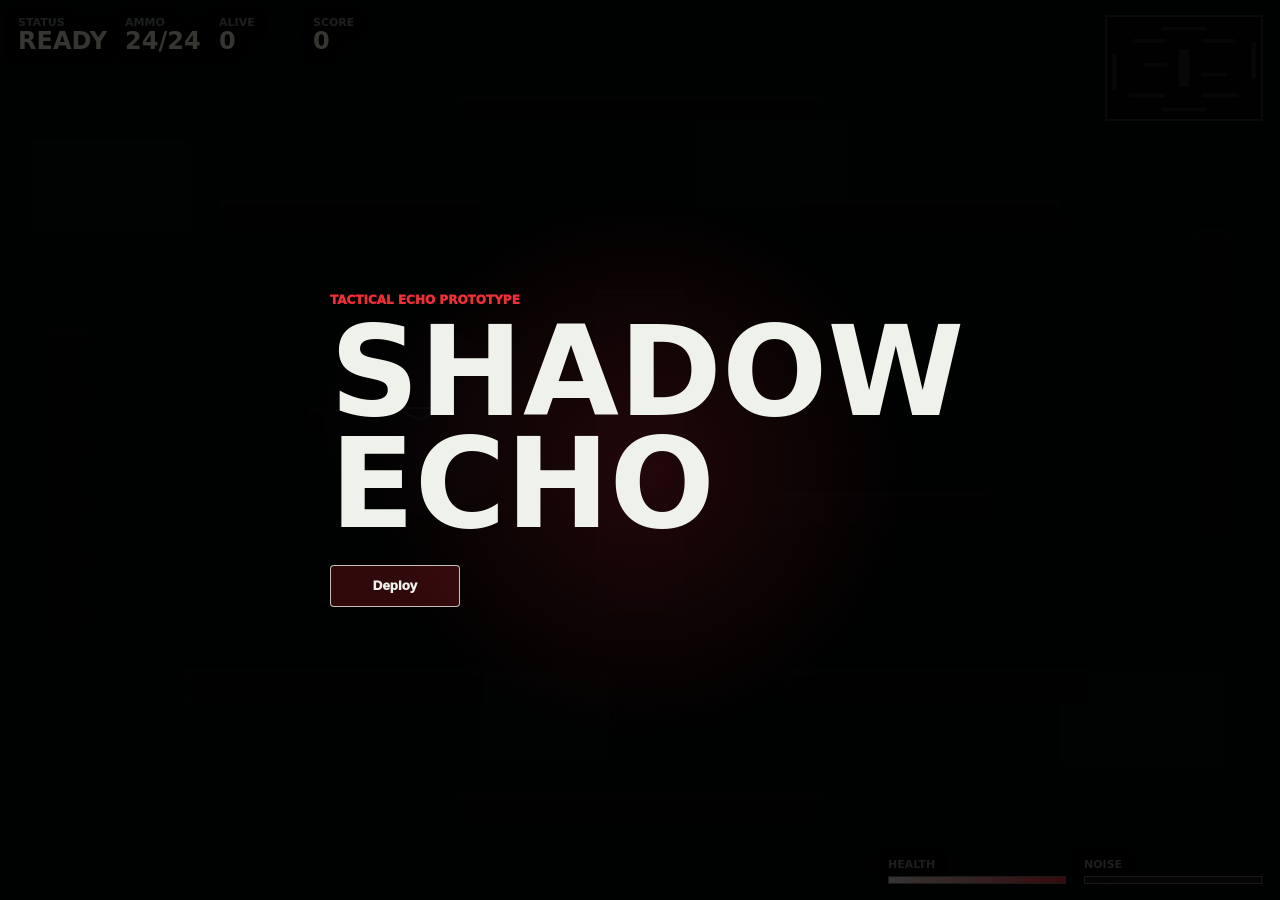
<file: bullet-noir/index.html>
<!doctype html>
<html lang="ko">
  <head>
    <meta charset="UTF-8" />
    <meta name="viewport" content="width=device-width, initial-scale=1.0" />
    <title>Shadow Echo</title>
    <link rel="stylesheet" href="styles.css" />
  </head>
  <body>
    <main class="shell">
      <canvas id="game" aria-label="Shadow Echo tactical shooter"></canvas>

      <section class="hud top">
        <div>
          <span>STATUS</span>
          <strong id="status">READY</strong>
        </div>
        <div>
          <span>AMMO</span>
          <strong id="ammo">24/24</strong>
        </div>
        <div>
          <span>ALIVE</span>
          <strong id="alive">6</strong>
        </div>
        <div>
          <span>SCORE</span>
          <strong id="score">0</strong>
        </div>
      </section>

      <section class="hud bottom">
        <div class="meter">
          <span>HEALTH</span>
          <i><b id="health"></b></i>
        </div>
        <div class="meter">
          <span>NOISE</span>
          <i><b id="noise"></b></i>
        </div>
      </section>

      <section id="overlay" class="overlay">
        <div>
          <p>TACTICAL ECHO PROTOTYPE</p>
          <h1>Shadow Echo</h1>
          <button id="start" type="button">Deploy</button>
        </div>
      </section>
    </main>
    <script src="game.js"></script>
  </body>
</html>
</file>
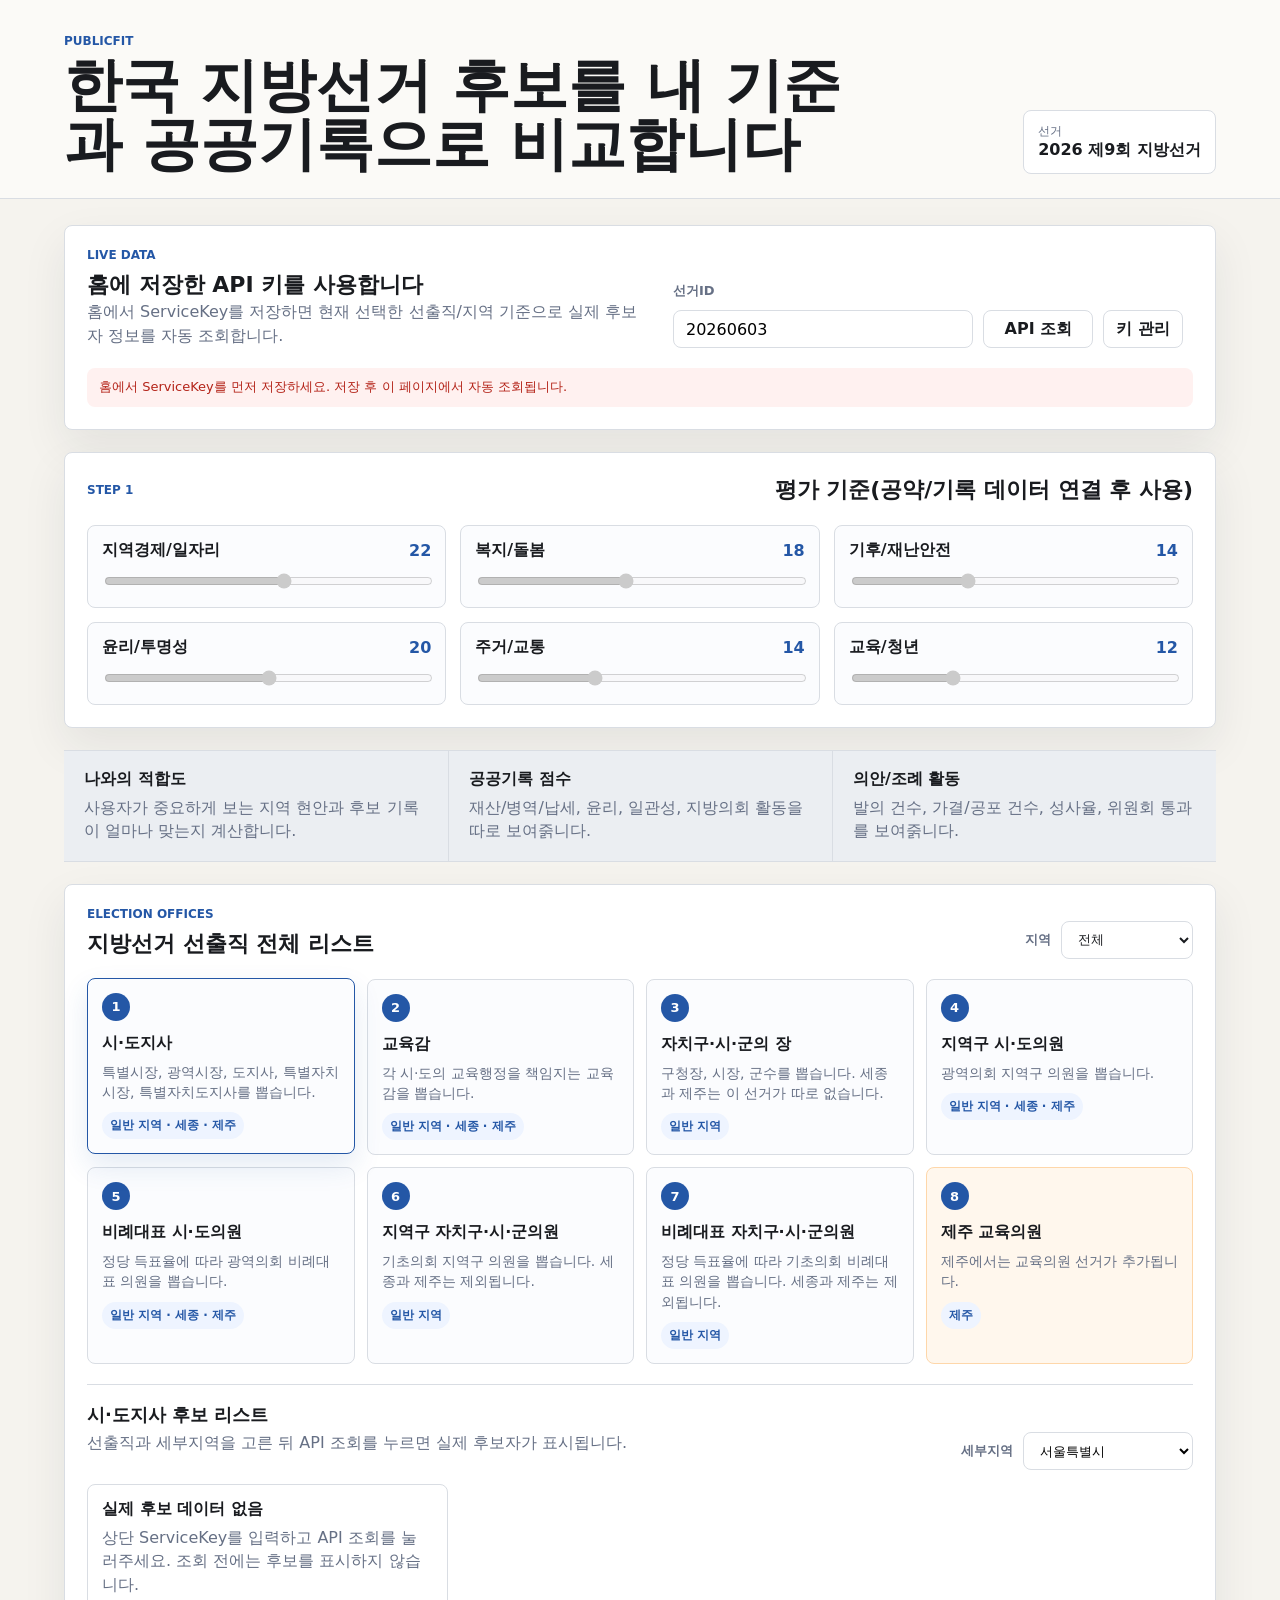
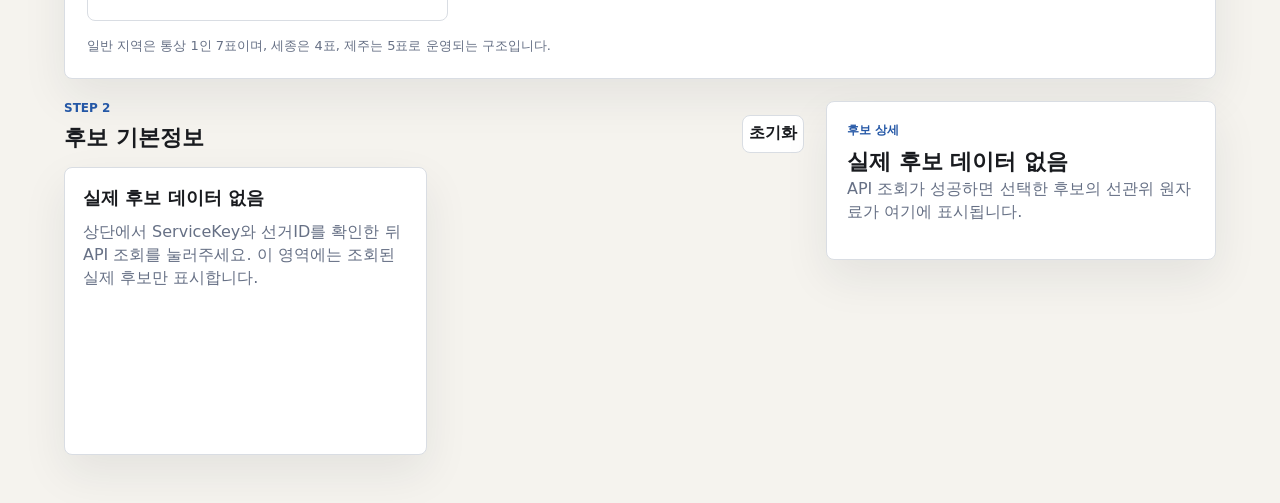
<file: local-election.html>
<!doctype html>
<html lang="ko">
  <head>
    <meta charset="UTF-8" />
    <meta name="viewport" content="width=device-width, initial-scale=1.0" />
    <title>PublicFit | Korean local election candidate comparison</title>
    <link rel="stylesheet" href="./styles.css" />
  </head>
  <body>
    <header class="topbar">
      <div>
        <p class="eyebrow">PublicFit</p>
        <h1>&#54620;&#44397; &#51648;&#48169;&#49440;&#44144; &#54980;&#48372;&#47484; &#45236; &#44592;&#51456;&#44284; &#44277;&#44277;&#44592;&#47197;&#51004;&#47196; &#48708;&#44368;&#54633;&#45768;&#45796;</h1>
      </div>
      <div class="district-picker" aria-label="Election area selection">
        <span>&#49440;&#44144;</span>
        <strong>2026 &#51228;9&#54924; &#51648;&#48169;&#49440;&#44144;</strong>
      </div>
    </header>

    <main>
      <section class="api-panel" aria-labelledby="api-title">
        <div>
          <p class="eyebrow">Live data</p>
          <h2 id="api-title">&#54856;&#50640; &#51200;&#51109;&#54620; API &#53412;&#47484; &#49324;&#50857;&#54633;&#45768;&#45796;</h2>
          <p class="api-copy">
            &#54856;&#50640;&#49436; ServiceKey&#47484; &#51200;&#51109;&#54616;&#47732; &#54788;&#51116; &#49440;&#53469;&#54620; &#49440;&#52636;&#51649;/&#51648;&#50669; &#44592;&#51456;&#51004;&#47196; &#49892;&#51228; &#54980;&#48372;&#51088; &#51221;&#48372;&#47484; &#51088;&#46041; &#51312;&#54924;&#54633;&#45768;&#45796;.
          </p>
        </div>
        <div class="api-controls">
          <label for="sgIdInput">선거ID</label>
          <input id="apiKey" type="hidden" autocomplete="off" />
          <input id="sgIdInput" type="text" value="20260603" aria-label="선거ID" />
          <button class="ghost-button" id="loadApiCandidates" type="button">API 조회</button>
          <a class="ghost-link" href="./index.html">키 관리</a>
        </div>
        <div class="api-status" id="apiStatus">API 조회 전입니다. 후보 데이터는 조회 후 표시됩니다.</div>
      </section>

      <section class="control-panel" aria-labelledby="criteria-title">
        <div class="section-heading">
          <p class="eyebrow">Step 1</p>
          <h2 id="criteria-title">&#54217;&#44032; &#44592;&#51456;(&#44277;&#50557;/&#44592;&#47197; &#45936;&#51060;&#53552; &#50672;&#44208; &#54980; &#49324;&#50857;)</h2>
        </div>
        <div class="weights" id="weights"></div>
      </section>

      <section class="summary-band" aria-label="Score explanation">
        <div>
          <strong>&#45208;&#50752;&#51032; &#51201;&#54633;&#46020;</strong>
          <span>&#49324;&#50857;&#51088;&#44032; &#51473;&#50836;&#54616;&#44172; &#48372;&#45716; &#51648;&#50669; &#54788;&#50504;&#44284; &#54980;&#48372; &#44592;&#47197;&#51060; &#50620;&#47560;&#45208; &#47582;&#45716;&#51648; &#44228;&#49328;&#54633;&#45768;&#45796;.</span>
        </div>
        <div>
          <strong>&#44277;&#44277;&#44592;&#47197; &#51216;&#49688;</strong>
          <span>&#51116;&#49328;/&#48337;&#50669;/&#45225;&#49464;, &#50980;&#47532;, &#51068;&#44288;&#49457;, &#51648;&#48169;&#51032;&#54924; &#54876;&#46041;&#51012; &#46384;&#47196; &#48372;&#50668;&#51461;&#45768;&#45796;.</span>
        </div>
        <div>
          <strong>&#51032;&#50504;/&#51312;&#47168; &#54876;&#46041;</strong>
          <span>&#48156;&#51032; &#44148;&#49688;, &#44032;&#44208;/&#44277;&#54252; &#44148;&#49688;, &#49457;&#49324;&#50984;, &#50948;&#50896;&#54924; &#53685;&#44284;&#47484; &#48372;&#50668;&#51461;&#45768;&#45796;.</span>
        </div>
      </section>

      <section class="office-panel" aria-labelledby="office-title">
        <div class="section-heading">
          <div>
            <p class="eyebrow">Election offices</p>
            <h2 id="office-title">&#51648;&#48169;&#49440;&#44144; &#49440;&#52636;&#51649; &#51204;&#52404; &#47532;&#49828;&#53944;</h2>
          </div>
          <div class="region-filter" aria-label="Region filter">
            <label for="regionFilter">&#51648;&#50669;</label>
            <select id="regionFilter">
              <option value="all">&#51204;&#52404;</option>
              <option value="general">&#51068;&#48152; &#51648;&#50669;</option>
              <option value="sejong">&#49464;&#51333;</option>
              <option value="jeju">&#51228;&#51452;</option>
            </select>
          </div>
        </div>
        <div class="office-grid" id="officeList"></div>
        <div class="candidate-explorer" id="candidateExplorer" aria-live="polite"></div>
        <p class="source-note">
          &#51068;&#48152; &#51648;&#50669;&#51008; &#53685;&#49345; 1&#51064; 7&#54364;&#51060;&#47728;, &#49464;&#51333;&#51008; 4&#54364;, &#51228;&#51452;&#45716; 5&#54364;&#47196; &#50868;&#50689;&#46104;&#45716; &#44396;&#51312;&#51077;&#45768;&#45796;.
        </p>
      </section>

      <section class="results-layout">
        <div>
          <div class="section-heading inline">
            <div>
              <p class="eyebrow">Step 2</p>
              <h2>&#54980;&#48372; &#44592;&#48376;&#51221;&#48372;</h2>
            </div>
            <button class="ghost-button" id="resetWeights" type="button">&#52488;&#44592;&#54868;</button>
          </div>
          <div class="candidate-grid" id="candidateGrid"></div>
        </div>

        <aside class="detail-panel" id="detailPanel" aria-live="polite"></aside>
      </section>
    </main>

    <script src="./app.js"></script>
  </body>
</html>
</file>
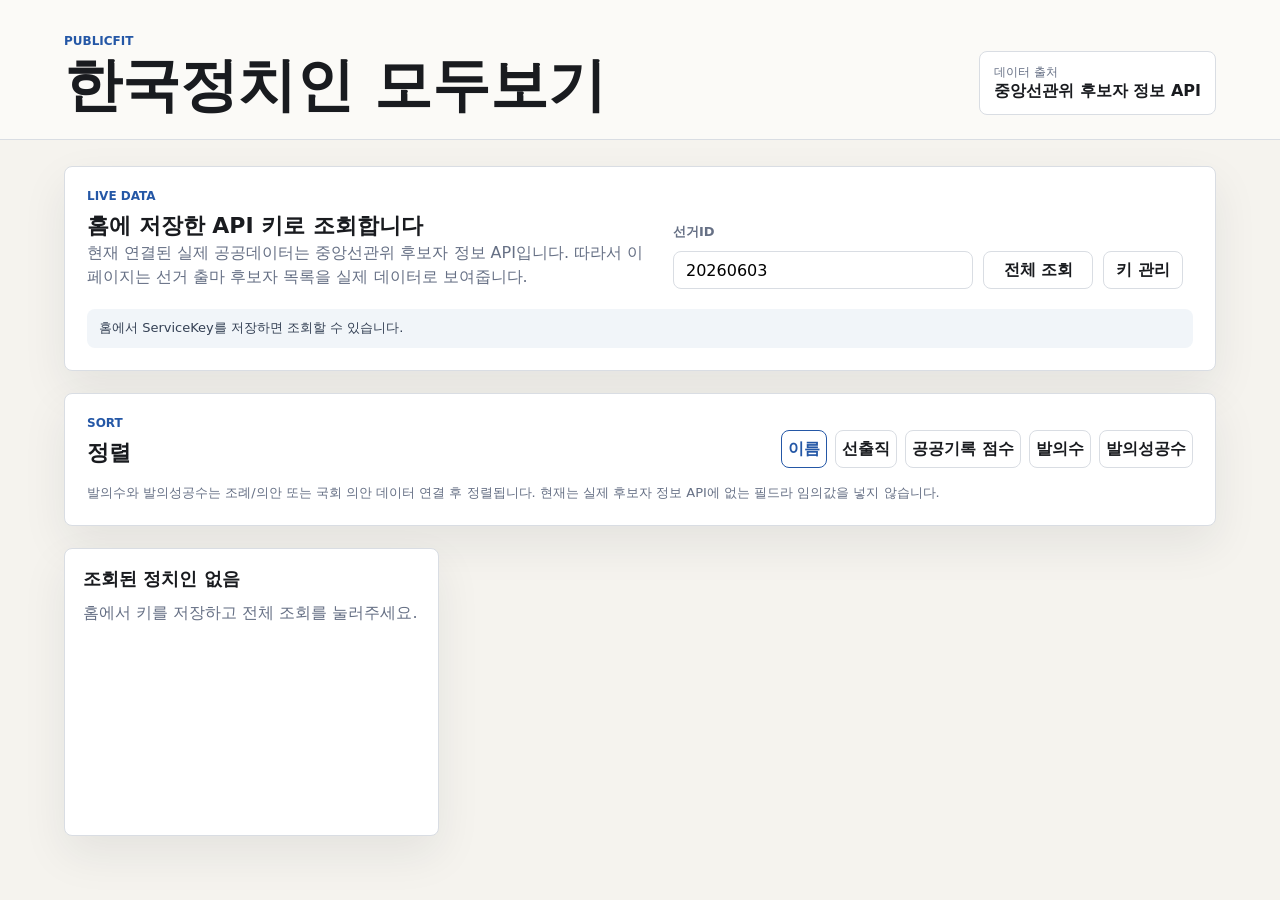
<file: politicians.html>
<!doctype html>
<html lang="ko">
  <head>
    <meta charset="UTF-8" />
    <meta name="viewport" content="width=device-width, initial-scale=1.0" />
    <title>PublicFit | 한국정치인 모두보기</title>
    <link rel="stylesheet" href="./styles.css" />
  </head>
  <body>
    <header class="topbar">
      <div>
        <p class="eyebrow">PublicFit</p>
        <h1>한국정치인 모두보기</h1>
      </div>
      <div class="district-picker">
        <span>데이터 출처</span>
        <strong>중앙선관위 후보자 정보 API</strong>
      </div>
    </header>

    <main>
      <section class="api-panel">
        <div>
          <p class="eyebrow">Live data</p>
          <h2>홈에 저장한 API 키로 조회합니다</h2>
          <p class="api-copy">
            현재 연결된 실제 공공데이터는 중앙선관위 후보자 정보 API입니다. 따라서 이 페이지는 선거 출마 후보자 목록을 실제 데이터로 보여줍니다.
          </p>
        </div>
        <div class="api-controls">
          <label for="sgIdInput">선거ID</label>
          <input id="sgIdInput" type="text" value="20260603" aria-label="선거ID" />
          <button class="ghost-button" id="loadAll" type="button">전체 조회</button>
          <a class="ghost-link" href="./index.html">키 관리</a>
        </div>
        <div class="api-status" id="apiStatus">홈에서 ServiceKey를 저장하면 조회할 수 있습니다.</div>
      </section>

      <section class="control-panel">
        <div class="section-heading">
          <div>
            <p class="eyebrow">Sort</p>
            <h2>정렬</h2>
          </div>
          <div class="sort-actions">
            <button class="ghost-button active" data-sort="name" type="button">이름</button>
            <button class="ghost-button" data-sort="office" type="button">선출직</button>
            <button class="ghost-button" data-sort="record" type="button">공공기록 점수</button>
            <button class="ghost-button" data-sort="bills" type="button">발의수</button>
            <button class="ghost-button" data-sort="passed" type="button">발의성공수</button>
          </div>
        </div>
        <p class="source-note">
          발의수와 발의성공수는 조례/의안 또는 국회 의안 데이터 연결 후 정렬됩니다. 현재는 실제 후보자 정보 API에 없는 필드라 임의값을 넣지 않습니다.
        </p>
      </section>

      <section class="politician-list" id="politicianList"></section>
    </main>

    <script src="./politicians.js"></script>
  </body>
</html>
</file>
<file: styles.css>
:root {
  color-scheme: light;
  --bg: #f5f3ee;
  --panel: #ffffff;
  --ink: #191b1f;
  --muted: #667085;
  --line: #d9dde3;
  --blue: #2457a6;
  --teal: #0f766e;
  --red: #b42318;
  --gold: #a15c07;
  --green: #157347;
  --shadow: 0 18px 45px rgba(24, 33, 52, 0.08);
}

* {
  box-sizing: border-box;
}

body {
  margin: 0;
  background: var(--bg);
  color: var(--ink);
  font-family:
    Inter, ui-sans-serif, system-ui, -apple-system, BlinkMacSystemFont, "Segoe UI",
    sans-serif;
  letter-spacing: 0;
}

.home-hero {
  min-height: 38vh;
  padding: 56px clamp(18px, 5vw, 64px) 34px;
  border-bottom: 1px solid var(--line);
  background: #fbfaf7;
}

.home-hero h1 {
  max-width: 850px;
}

.home-hero p:not(.eyebrow) {
  max-width: 720px;
  color: var(--muted);
  font-size: 18px;
  line-height: 1.5;
}

.home-actions {
  display: grid;
  grid-template-columns: repeat(2, minmax(260px, 1fr));
  gap: 16px;
}

.home-button {
  display: grid;
  min-height: 180px;
  align-content: end;
  gap: 10px;
  border: 1px solid var(--line);
  border-radius: 8px;
  background: var(--panel);
  box-shadow: var(--shadow);
  color: var(--ink);
  padding: 22px;
  text-decoration: none;
  transition:
    border-color 140ms ease,
    transform 140ms ease;
}

.home-button:hover {
  border-color: var(--blue);
  transform: translateY(-2px);
}

.home-button strong {
  font-size: 24px;
}

.home-button span {
  color: var(--muted);
  line-height: 1.45;
}

button,
input {
  font: inherit;
}

.topbar {
  display: flex;
  justify-content: space-between;
  gap: 24px;
  align-items: flex-end;
  padding: 34px clamp(18px, 5vw, 64px) 24px;
  border-bottom: 1px solid var(--line);
  background: #fbfaf7;
}

.eyebrow {
  margin: 0 0 8px;
  color: var(--blue);
  font-size: 12px;
  font-weight: 800;
  text-transform: uppercase;
}

h1,
h2,
h3,
p {
  margin-top: 0;
}

h1 {
  margin-bottom: 0;
  max-width: 780px;
  font-size: clamp(30px, 5vw, 58px);
  line-height: 1.02;
}

h2 {
  margin-bottom: 0;
  font-size: 22px;
}

h3 {
  margin-bottom: 10px;
  font-size: 18px;
}

main {
  display: grid;
  gap: 22px;
  padding: 26px clamp(18px, 5vw, 64px) 48px;
}

.district-picker {
  flex: 0 0 auto;
  min-width: 180px;
  border: 1px solid var(--line);
  border-radius: 8px;
  background: var(--panel);
  padding: 12px 14px;
}

.district-picker span {
  display: block;
  color: var(--muted);
  font-size: 12px;
}

.api-panel,
.control-panel,
.office-panel,
.detail-panel {
  border: 1px solid var(--line);
  border-radius: 8px;
  background: var(--panel);
  box-shadow: var(--shadow);
}

.api-panel,
.control-panel,
.office-panel {
  display: grid;
  gap: 20px;
  padding: 22px;
}

.api-panel {
  grid-template-columns: minmax(0, 1fr) minmax(320px, 520px);
  align-items: end;
}

.api-copy {
  margin-bottom: 0;
  color: var(--muted);
  line-height: 1.5;
}

.api-controls {
  display: grid;
  grid-template-columns: minmax(180px, 1fr) 110px auto auto;
  gap: 10px;
  align-items: end;
}

.api-controls label {
  grid-column: 1 / -1;
  color: var(--muted);
  font-size: 13px;
  font-weight: 800;
}

.api-controls input {
  min-width: 0;
  height: 38px;
  border: 1px solid var(--line);
  border-radius: 8px;
  background: #fff;
  padding: 0 12px;
}

.api-status {
  grid-column: 1 / -1;
  border-radius: 8px;
  background: #f1f5f9;
  padding: 10px 12px;
  color: #344054;
  font-size: 13px;
  line-height: 1.45;
}

.api-status.error {
  background: #fff1f0;
  color: var(--red);
}

.api-status.success {
  background: #ecfdf3;
  color: var(--green);
}

.section-heading {
  display: flex;
  justify-content: space-between;
  gap: 16px;
  align-items: end;
}

.region-filter {
  display: flex;
  align-items: center;
  gap: 10px;
}

.region-filter label {
  color: var(--muted);
  font-size: 13px;
  font-weight: 800;
}

.region-filter select {
  min-width: 132px;
  height: 38px;
  border: 1px solid var(--line);
  border-radius: 8px;
  background: #fff;
  color: var(--ink);
  padding: 0 34px 0 12px;
  cursor: pointer;
}

.section-heading.inline {
  margin-bottom: 14px;
}

.weights {
  display: grid;
  grid-template-columns: repeat(3, minmax(180px, 1fr));
  gap: 14px;
}

.weight-control {
  border: 1px solid var(--line);
  border-radius: 8px;
  padding: 14px;
  background: #fbfcfe;
}

.weight-top {
  display: flex;
  justify-content: space-between;
  gap: 12px;
  align-items: center;
  margin-bottom: 10px;
}

.weight-top label {
  font-weight: 750;
}

.weight-top output {
  color: var(--blue);
  font-weight: 800;
}

input[type="range"] {
  width: 100%;
  accent-color: var(--blue);
}

.summary-band {
  display: grid;
  grid-template-columns: repeat(3, 1fr);
  border-top: 1px solid var(--line);
  border-bottom: 1px solid var(--line);
  background: #ebeef2;
}

.summary-band div {
  padding: 18px 20px;
}

.summary-band div + div {
  border-left: 1px solid var(--line);
}

.summary-band strong,
.summary-band span {
  display: block;
}

.summary-band strong {
  margin-bottom: 6px;
}

.summary-band span,
.muted,
.source-note {
  color: var(--muted);
  line-height: 1.45;
}

.source-note {
  margin: -4px 0 0;
  font-size: 13px;
}

.office-grid {
  display: grid;
  grid-template-columns: repeat(4, minmax(170px, 1fr));
  gap: 12px;
}

.office-card {
  min-height: 150px;
  border: 1px solid var(--line);
  border-radius: 8px;
  background: #fbfcfe;
  padding: 14px;
  cursor: pointer;
  text-align: left;
  transition:
    transform 140ms ease,
    border-color 140ms ease,
    box-shadow 140ms ease;
}

.office-card:hover,
.office-card.active {
  border-color: var(--blue);
  box-shadow: 0 12px 28px rgba(36, 87, 166, 0.12);
  transform: translateY(-1px);
}

.office-number {
  display: inline-flex;
  align-items: center;
  justify-content: center;
  width: 28px;
  height: 28px;
  margin-bottom: 12px;
  border-radius: 999px;
  background: var(--blue);
  color: #fff;
  font-size: 13px;
  font-weight: 850;
}

.office-card h3 {
  margin-bottom: 8px;
  font-size: 16px;
}

.office-card p {
  margin-bottom: 0;
  color: var(--muted);
  font-size: 14px;
  line-height: 1.45;
}

.office-card.special {
  background: #fff7ed;
  border-color: #fed7aa;
}

.office-card.disabled {
  background: #f4f6f8;
  color: #98a2b3;
  opacity: 0.58;
  cursor: not-allowed;
  transform: none;
  box-shadow: none;
}

.office-card.disabled .office-number {
  background: #98a2b3;
}

.office-card.disabled p {
  color: #98a2b3;
}

.availability {
  display: inline-flex;
  margin-top: 10px;
  border-radius: 999px;
  background: #eef4ff;
  color: var(--blue);
  padding: 5px 8px;
  font-size: 12px;
  font-weight: 800;
}

.office-card.disabled .availability {
  background: #e4e7ec;
  color: #667085;
}

.candidate-explorer {
  display: grid;
  gap: 14px;
  border-top: 1px solid var(--line);
  padding-top: 18px;
}

.explorer-head {
  display: flex;
  justify-content: space-between;
  align-items: end;
  gap: 16px;
}

.explorer-head h3 {
  margin-bottom: 4px;
  font-size: 18px;
}

.subregion-picker {
  display: flex;
  align-items: center;
  gap: 10px;
}

.subregion-picker label {
  color: var(--muted);
  font-size: 13px;
  font-weight: 800;
}

.subregion-picker select {
  min-width: 170px;
  height: 38px;
  border: 1px solid var(--line);
  border-radius: 8px;
  background: #fff;
  padding: 0 34px 0 12px;
}

.local-candidate-grid {
  display: grid;
  grid-template-columns: repeat(3, minmax(190px, 1fr));
  gap: 12px;
}

.local-candidate {
  border: 1px solid var(--line);
  border-radius: 8px;
  background: #fff;
  padding: 14px;
}

.local-candidate h4 {
  margin: 0 0 6px;
  font-size: 16px;
}

.local-candidate p {
  margin-bottom: 10px;
}

.candidate-stats {
  display: flex;
  flex-wrap: wrap;
  gap: 6px;
}

.candidate-stats span {
  border-radius: 999px;
  background: #f1f5f9;
  padding: 5px 8px;
  color: #344054;
  font-size: 12px;
  font-weight: 750;
}

.mini-info {
  display: grid;
  grid-template-columns: repeat(2, minmax(0, 1fr));
  gap: 8px;
  margin: 12px 0;
}

.mini-info div {
  border-radius: 8px;
  background: #f8fafc;
  padding: 8px;
}

.mini-info dt {
  color: var(--muted);
  font-size: 11px;
  font-weight: 800;
}

.mini-info dd {
  margin: 3px 0 0;
  color: var(--ink);
  font-size: 13px;
  font-weight: 750;
}

.results-layout {
  display: grid;
  grid-template-columns: minmax(0, 1fr) 390px;
  gap: 22px;
  align-items: start;
}

.candidate-grid {
  display: grid;
  grid-template-columns: repeat(2, minmax(250px, 1fr));
  gap: 14px;
}

.candidate-card {
  min-height: 288px;
  border: 1px solid var(--line);
  border-radius: 8px;
  background: var(--panel);
  padding: 18px;
  cursor: pointer;
  box-shadow: var(--shadow);
  transition:
    transform 140ms ease,
    border-color 140ms ease;
}

.candidate-card:hover,
.candidate-card.active {
  transform: translateY(-2px);
  border-color: var(--blue);
}

.candidate-head {
  display: flex;
  justify-content: space-between;
  gap: 14px;
  align-items: start;
}

.party {
  display: inline-flex;
  align-items: center;
  height: 26px;
  border-radius: 999px;
  padding: 0 10px;
  color: #fff;
  font-size: 12px;
  font-weight: 800;
}

.party.dem {
  background: var(--blue);
}

.party.rep {
  background: var(--red);
}

.party.ind {
  background: var(--teal);
}

.score-row {
  display: grid;
  grid-template-columns: repeat(2, 1fr);
  gap: 10px;
  margin: 18px 0;
}

.score-box {
  border-radius: 8px;
  background: #f1f5f9;
  padding: 12px;
}

.score-box span {
  display: block;
  color: var(--muted);
  font-size: 12px;
}

.score-box strong {
  display: block;
  margin-top: 4px;
  font-size: 28px;
}

.meter {
  height: 8px;
  overflow: hidden;
  border-radius: 999px;
  background: #e4e7ec;
}

.meter > i {
  display: block;
  height: 100%;
  width: var(--value);
  border-radius: inherit;
  background: linear-gradient(90deg, var(--teal), var(--blue));
}

.legis-line {
  display: flex;
  flex-wrap: wrap;
  gap: 8px;
  margin-top: 14px;
}

.pill {
  border: 1px solid var(--line);
  border-radius: 999px;
  background: #fff;
  padding: 7px 10px;
  color: #344054;
  font-size: 13px;
  font-weight: 650;
}

.ghost-button {
  height: 38px;
  border: 1px solid var(--line);
  border-radius: 8px;
  background: #fff;
  color: var(--ink);
  cursor: pointer;
  font-weight: 750;
}

.ghost-link {
  display: inline-flex;
  align-items: center;
  justify-content: center;
  height: 38px;
  border: 1px solid var(--line);
  border-radius: 8px;
  background: #fff;
  color: var(--ink);
  padding: 0 12px;
  text-decoration: none;
  font-weight: 750;
}

.sort-actions {
  display: flex;
  flex-wrap: wrap;
  gap: 8px;
  justify-content: flex-end;
}

.ghost-button.active {
  border-color: var(--blue);
  color: var(--blue);
}

.politician-list {
  display: grid;
  grid-template-columns: repeat(3, minmax(240px, 1fr));
  gap: 14px;
}

.politician-card {
  min-height: 280px;
}

.detail-panel {
  position: sticky;
  top: 16px;
  padding: 20px;
}

.detail-panel .large-score {
  display: grid;
  grid-template-columns: repeat(2, 1fr);
  gap: 12px;
  margin: 18px 0;
}

.metric-list {
  display: grid;
  gap: 10px;
  margin: 14px 0 22px;
}

.metric {
  display: flex;
  justify-content: space-between;
  gap: 14px;
  border-bottom: 1px solid var(--line);
  padding-bottom: 10px;
}

.metric span {
  color: var(--muted);
}

.metric strong {
  text-align: right;
}

.real-info {
  margin-bottom: 18px;
}

.real-info .metric strong {
  max-width: 210px;
  overflow-wrap: anywhere;
}

.data-note {
  border-radius: 8px;
  background: #eef4ff;
  color: #1d4e89;
  padding: 10px 12px;
  font-size: 13px;
  line-height: 1.45;
}

.record-breakdown {
  display: grid;
  grid-template-columns: repeat(2, minmax(0, 1fr));
  gap: 8px;
  margin: 14px 0 20px;
}

.record-breakdown div {
  display: flex;
  justify-content: space-between;
  gap: 10px;
  border-radius: 8px;
  padding: 8px 10px;
  font-size: 13px;
}

.record-breakdown .present {
  background: #ecfdf3;
  color: #166534;
}

.record-breakdown .missing {
  background: #fff1f0;
  color: #991b1b;
}

.record-breakdown strong {
  white-space: nowrap;
}

.bill-list {
  display: grid;
  gap: 10px;
}

.bill {
  border: 1px solid var(--line);
  border-radius: 8px;
  padding: 12px;
  background: #fbfcfe;
}

.bill-title {
  display: flex;
  justify-content: space-between;
  gap: 10px;
  margin-bottom: 6px;
  font-weight: 800;
}

.status {
  white-space: nowrap;
  color: var(--green);
  font-size: 12px;
}

.reason-list {
  padding-left: 18px;
  color: #344054;
  line-height: 1.48;
}

@media (max-width: 980px) {
  .topbar {
    align-items: stretch;
    flex-direction: column;
  }

  .weights,
  .api-panel,
  .home-actions,
  .summary-band,
  .results-layout,
  .candidate-grid,
  .office-grid,
  .local-candidate-grid,
  .politician-list {
    grid-template-columns: 1fr;
  }

  .explorer-head {
    align-items: stretch;
    flex-direction: column;
  }

  .api-controls {
    grid-template-columns: 1fr;
  }

  .summary-band div + div {
    border-left: 0;
    border-top: 1px solid var(--line);
  }

  .detail-panel {
    position: static;
  }
}

@media (max-width: 520px) {
  main {
    padding-inline: 14px;
  }

  .topbar {
    padding-inline: 14px;
  }

  .candidate-head,
  .section-heading {
    align-items: stretch;
    flex-direction: column;
  }

  .score-row,
  .detail-panel .large-score {
    grid-template-columns: 1fr;
  }
}
</file>
<file: bullet-noir/styles.css>
:root {
  color-scheme: dark;
  font-family:
    Inter, ui-sans-serif, system-ui, -apple-system, BlinkMacSystemFont, "Segoe UI",
    sans-serif;
  background: #050608;
  color: #eff2ea;
}

* {
  box-sizing: border-box;
}

html,
body {
  width: 100%;
  height: 100%;
  margin: 0;
  overflow: hidden;
}

body {
  display: grid;
  place-items: center;
  background: #050608;
}

.shell {
  position: relative;
  width: min(100vw, 1440px);
  height: min(100vh, 920px);
  min-height: 560px;
  overflow: hidden;
  background: #080b0d;
}

canvas {
  display: block;
  width: 100%;
  height: 100%;
  cursor: crosshair;
}

.hud {
  position: absolute;
  z-index: 3;
  display: flex;
  gap: 18px;
  pointer-events: none;
  text-transform: uppercase;
  text-shadow: 0 2px 14px rgba(0, 0, 0, 0.8);
}

.hud.top {
  top: 16px;
  left: 18px;
}

.hud.bottom {
  right: 18px;
  bottom: 16px;
}

.hud span {
  display: block;
  color: #7f8b90;
  font-size: 11px;
  font-weight: 900;
  letter-spacing: 0;
}

.hud strong {
  display: block;
  min-width: 76px;
  color: #f1f1df;
  font-size: 24px;
  line-height: 1.05;
}

.meter {
  width: 178px;
}

.meter i {
  display: block;
  height: 8px;
  margin-top: 5px;
  border: 1px solid rgba(241, 241, 223, 0.45);
  background: rgba(255, 255, 255, 0.08);
}

.meter b {
  display: block;
  height: 100%;
  width: 100%;
  transform-origin: left center;
  background: linear-gradient(90deg, #eff2ea, #ef2f38);
}

.overlay {
  position: absolute;
  inset: 0;
  z-index: 4;
  display: grid;
  place-items: center;
  padding: 28px;
  background:
    radial-gradient(circle at 50% 52%, rgba(239, 47, 56, 0.14), transparent 34%),
    rgba(0, 0, 0, 0.78);
}

.overlay[hidden] {
  display: none;
}

.overlay div {
  width: min(620px, 92vw);
}

.overlay p {
  margin: 0 0 10px;
  color: #ef2f38;
  font-size: 12px;
  font-weight: 950;
  letter-spacing: 0;
}

h1 {
  margin: 0;
  color: #eff2ea;
  font-size: clamp(58px, 11vw, 124px);
  line-height: 0.9;
  letter-spacing: 0;
  text-transform: uppercase;
}

button {
  min-width: 130px;
  height: 42px;
  margin-top: 24px;
  border: 1px solid rgba(239, 242, 234, 0.78);
  border-radius: 4px;
  background: rgba(239, 47, 56, 0.2);
  color: #eff2ea;
  font-weight: 950;
}

@media (max-width: 720px) {
  .shell {
    width: 100vw;
    height: 100vh;
    min-height: 0;
  }

  .hud {
    gap: 10px;
  }

  .hud.top {
    top: 10px;
    left: 10px;
    flex-wrap: wrap;
  }

  .hud.bottom {
    right: 10px;
    bottom: 10px;
  }

  .hud strong {
    min-width: 54px;
    font-size: 18px;
  }

  .meter {
    width: 118px;
  }
}
</file>
